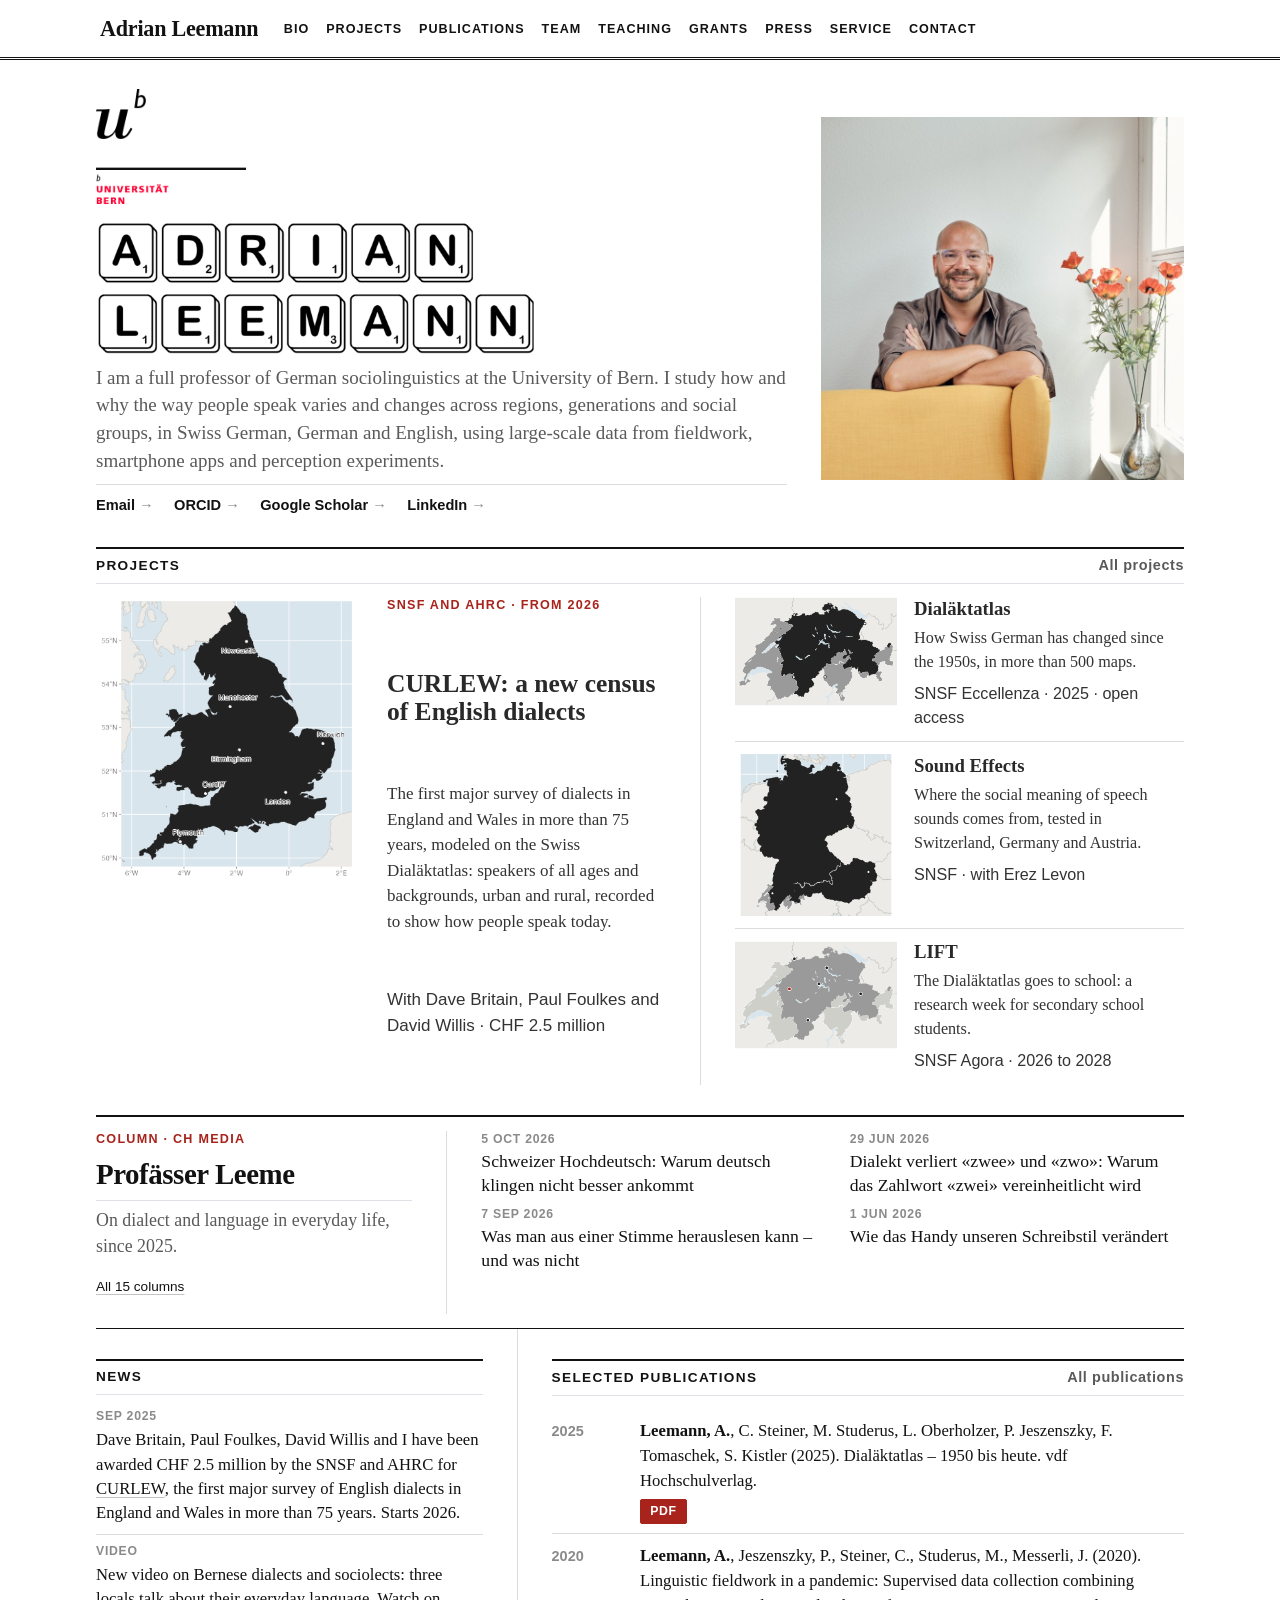
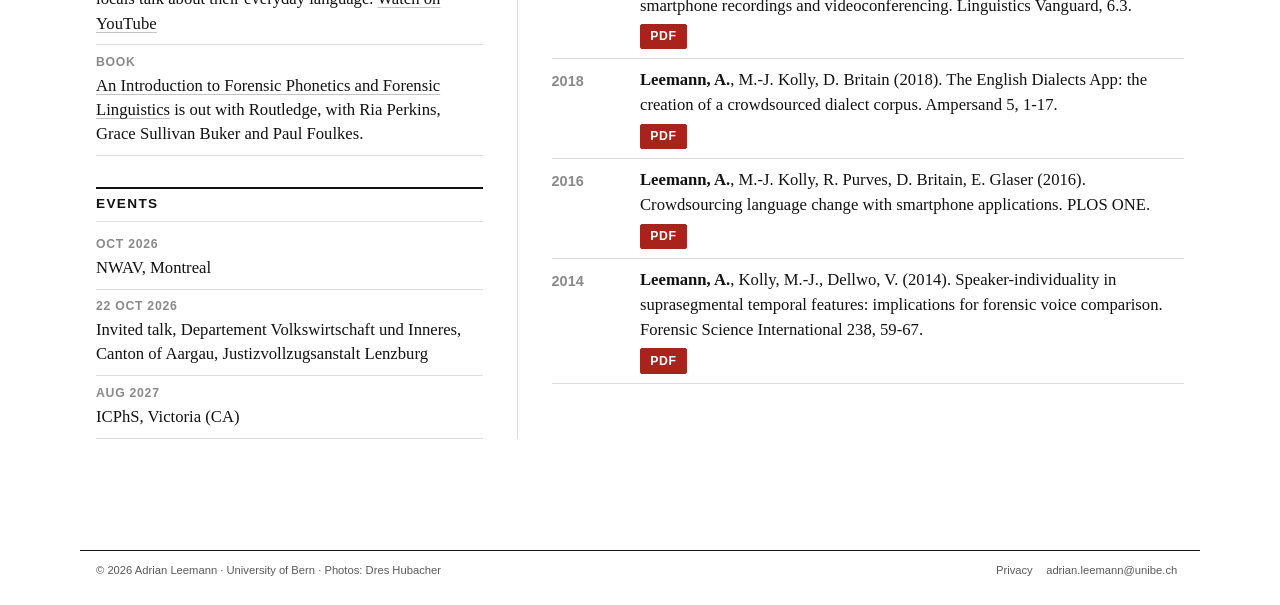
<file: index.html>
<!DOCTYPE html>
<html xmlns="http://www.w3.org/1999/xhtml" lang="en" xml:lang="en"><head>

<meta charset="utf-8">
<meta name="generator" content="quarto-1.8.25">

<meta name="viewport" content="width=device-width, initial-scale=1.0, user-scalable=yes">

<meta name="description" content="Adrian Leemann is Professor of German Sociolinguistics at the University of Bern. Research on dialect variation and change in Swiss German, German and English.">

<title>Adrian Leemann</title>
<style>
code{white-space: pre-wrap;}
span.smallcaps{font-variant: small-caps;}
div.columns{display: flex; gap: min(4vw, 1.5em);}
div.column{flex: auto; overflow-x: auto;}
div.hanging-indent{margin-left: 1.5em; text-indent: -1.5em;}
ul.task-list{list-style: none;}
ul.task-list li input[type="checkbox"] {
  width: 0.8em;
  margin: 0 0.8em 0.2em -1em; /* quarto-specific, see https://github.com/quarto-dev/quarto-cli/issues/4556 */ 
  vertical-align: middle;
}
</style>


<script src="site_libs/quarto-nav/quarto-nav.js"></script>
<script src="site_libs/quarto-nav/headroom.min.js"></script>
<link href="./img/favicon.png" rel="icon" type="image/png">
<script src="site_libs/clipboard/clipboard.min.js"></script>
<script src="site_libs/quarto-html/quarto.js" type="module"></script>
<script src="site_libs/quarto-html/tabsets/tabsets.js" type="module"></script>
<script src="site_libs/quarto-html/axe/axe-check.js" type="module"></script>
<script src="site_libs/quarto-html/popper.min.js"></script>
<script src="site_libs/quarto-html/tippy.umd.min.js"></script>
<link href="site_libs/quarto-html/tippy.css" rel="stylesheet">
<link href="site_libs/quarto-html/quarto-syntax-highlighting-7b89279ff1a6dce999919e0e67d4d9ec.css" rel="stylesheet" id="quarto-text-highlighting-styles">
<script src="site_libs/bootstrap/bootstrap.min.js"></script>
<link href="site_libs/bootstrap/bootstrap-icons.css" rel="stylesheet">
<link href="site_libs/bootstrap/bootstrap-3d8408335753349c125d7cd4a92f8ea4.min.css" rel="stylesheet" append-hash="true" id="quarto-bootstrap" data-mode="light">
<script id="quarto-search-options" type="application/json">{
  "language": {
    "search-no-results-text": "No results",
    "search-matching-documents-text": "matching documents",
    "search-copy-link-title": "Copy link to search",
    "search-hide-matches-text": "Hide additional matches",
    "search-more-match-text": "more match in this document",
    "search-more-matches-text": "more matches in this document",
    "search-clear-button-title": "Clear",
    "search-text-placeholder": "",
    "search-detached-cancel-button-title": "Cancel",
    "search-submit-button-title": "Submit",
    "search-label": "Search"
  }
}</script>
<link rel="apple-touch-icon" href="./img/apple-touch-icon.png">
<script data-goatcounter="https://adrianleemann.goatcounter.com/count" async="" src="//gc.zgo.at/count.js"></script>


<meta property="og:title" content="Adrian Leemann">
<meta property="og:description" content="Adrian Leemann is Professor of German Sociolinguistics at the University of Bern. Research on dialect variation and change in Swiss German, German and English.">
<meta property="og:image" content="https://www.adrianleemann.com/img/share-card.jpg">
<meta property="og:site_name" content="Adrian Leemann">
<meta name="twitter:title" content="Adrian Leemann">
<meta name="twitter:description" content="Adrian Leemann is Professor of German Sociolinguistics at the University of Bern. Research on dialect variation and change in Swiss German, German and English.">
<meta name="twitter:image" content="https://www.adrianleemann.com/img/share-card.jpg">
<meta name="twitter:card" content="summary_large_image">
</head>

<body class="nav-fixed quarto-light">

<div id="quarto-search-results"></div>
  <header id="quarto-header" class="headroom fixed-top">
    <nav class="navbar navbar-expand-lg " data-bs-theme="dark">
      <div class="navbar-container container-fluid">
      <div class="navbar-brand-container mx-auto">
    <a href="./index.html" class="navbar-brand navbar-brand-logo">
    </a>
    <a class="navbar-brand" href="./index.html">
    <span class="navbar-title">Adrian Leemann</span>
    </a>
  </div>
          <button class="navbar-toggler" type="button" data-bs-toggle="collapse" data-bs-target="#navbarCollapse" aria-controls="navbarCollapse" role="menu" aria-expanded="false" aria-label="Toggle navigation" onclick="if (window.quartoToggleHeadroom) { window.quartoToggleHeadroom(); }">
  <span class="navbar-toggler-icon"></span>
</button>
          <div class="collapse navbar-collapse" id="navbarCollapse">
            <ul class="navbar-nav navbar-nav-scroll me-auto">
  <li class="nav-item">
    <a class="nav-link" href="./short-bio/index.html"> 
<span class="menu-text">Bio</span></a>
  </li>  
  <li class="nav-item">
    <a class="nav-link" href="./projects/index.html"> 
<span class="menu-text">Projects</span></a>
  </li>  
  <li class="nav-item">
    <a class="nav-link" href="./publications/index.html"> 
<span class="menu-text">Publications</span></a>
  </li>  
  <li class="nav-item">
    <a class="nav-link" href="./team/index.html"> 
<span class="menu-text">Team</span></a>
  </li>  
  <li class="nav-item">
    <a class="nav-link" href="./teaching/index.html"> 
<span class="menu-text">Teaching</span></a>
  </li>  
  <li class="nav-item">
    <a class="nav-link" href="./grants/index.html"> 
<span class="menu-text">Grants</span></a>
  </li>  
  <li class="nav-item">
    <a class="nav-link" href="./press/index.html"> 
<span class="menu-text">Press</span></a>
  </li>  
  <li class="nav-item">
    <a class="nav-link" href="./professional-services/index.html"> 
<span class="menu-text">Service</span></a>
  </li>  
  <li class="nav-item">
    <a class="nav-link" href="./contact/index.html"> 
<span class="menu-text">Contact</span></a>
  </li>  
</ul>
          </div> <!-- /navcollapse -->
            <div class="quarto-navbar-tools">
</div>
      </div> <!-- /container-fluid -->
    </nav>
</header>
<!-- content -->
<div id="quarto-content" class="quarto-container page-columns page-rows-contents page-layout-full page-navbar">
<!-- sidebar -->
<!-- margin-sidebar -->
    
<!-- main -->
<main class="content column-page" id="quarto-document-content">

<header id="title-block-header" class="quarto-title-block default">
<div class="quarto-title">
<h1 class="title">Adrian Leemann</h1>
</div>

<div>
  <div class="description">
    Adrian Leemann is Professor of German Sociolinguistics at the University of Bern. Research on dialect variation and change in Swiss German, German and English.
  </div>
</div>


<div class="quarto-title-meta column-page">

    
  
    
  </div>
  


</header>


<div class="wrap">
<header class="hero">
  <div>
    <a class="unibe" href="https://www.unibe.ch"><img src="img/logos/unibe-logo.png" alt="University of Bern"></a>
    <h1 class="tiles"><img src="img/name-scrabble.png" alt="Adrian Leemann"></h1>
    <p class="dek">I am a full professor of German sociolinguistics at the University of Bern. I study how and why the way people speak varies and changes across regions, generations and social groups, in Swiss German, German and English, using large-scale data from fieldwork, smartphone apps and perception experiments.</p>
    <nav class="idlinks" aria-label="Profiles"><a href="mailto:adrian.leemann@unibe.ch">Email</a><a href="https://orcid.org/0000-0001-9401-8938">ORCID</a><a href="https://scholar.google.com/citations?user=XZo6aWcAAAAJ&amp;hl=en">Google Scholar</a><a href="https://www.linkedin.com/in/adrianleemann">LinkedIn</a></nav>
  </div>
  <figure class="figure"><img src="img/portrait-square.jpg" alt="Adrian Leemann leaning on the back of a yellow armchair, next to a vase of red poppies" class="figure-img"></figure>
</header>

<h2 class="section-head" id="projects">Projects <a href="./projects/">All projects</a></h2>
<div class="front">
  <article class="lead">
    <a href="./projects/#curlew"><img src="img/map-curlew-lead.png" alt="Map of England and Wales with major cities"></a>
    <p class="kicker">SNSF and AHRC · from 2026</p>
    <h3><a href="./projects/#curlew">CURLEW: a new census of English dialects</a></h3>
    <p>The first major survey of dialects in England and Wales in more than 75 years, modeled on the Swiss Dialäktatlas: speakers of all ages and backgrounds, urban and rural, recorded to show how people speak today.</p>
    <p class="meta">With Dave Britain, Paul Foulkes and David Willis · CHF 2.5 million</p>
  </article>
  <div class="briefs"><article><a href="./projects/#dialaektatlas"><img src="img/map-dialaektatlas.png" alt="Map of Switzerland with the German-speaking area in black"></a><div><h3><a href="./projects/#dialaektatlas">Dialäktatlas</a></h3><p>How Swiss German has changed since the 1950s, in more than 500 maps.</p><p class="meta">SNSF Eccellenza · 2025 · open access</p></div></article><article><a href="./projects/#sound-effects"><img src="img/map-soundeffects.png" alt="Map of Germany, Austria and German-speaking Switzerland"></a><div><h3><a href="./projects/#sound-effects">Sound Effects</a></h3><p>Where the social meaning of speech sounds comes from, tested in Switzerland, Germany and Austria.</p><p class="meta">SNSF · with Erez Levon</p></div></article><article><a href="./projects/#lift"><img src="img/map-lift.png" alt="Map of German-speaking Switzerland with six school locations"></a><div><h3><a href="./projects/#lift">LIFT</a></h3><p>The Dialäktatlas goes to school: a research week for secondary school students.</p><p class="meta">SNSF Agora · 2026 to 2028</p></div></article>  </div>
</div>

<div class="colband" id="column">
  <div>
    <p class="kicker">Column · CH Media</p>
    <h2>Profässer Leeme</h2>
    <p class="dek">On dialect and language in everyday life, since 2025.</p>    <p class="meta"><a href="./column/">All 15 columns</a></p>  </div>
  <ul class="collist"><li><span class="date">5 Oct 2026</span><a href="https://www.zofingertagblatt.ch/aargau/zofingen/schweizer-hochdeutsch-warum-deutsch-toenen-nicht-hilft-ld.4244994">Schweizer Hochdeutsch: Warum deutsch klingen nicht besser ankommt</a></li><li><span class="date">7 Sep 2026</span><a href="https://www.zofingertagblatt.ch/aargau/zofingen/was-eine-stimme-ueber-herkunft-verraet-ld.4224077">Was man aus einer Stimme herauslesen kann – und was nicht</a></li><li><span class="date">29 Jun 2026</span><a href="https://www.zofingertagblatt.ch/aargau/zofingen/warum-zwee-und-zwo-im-dialekt-verschwinden-ld.4174784">Dialekt verliert «zwee» und «zwo»: Warum das Zahlwort «zwei» vereinheitlicht wird</a></li><li><span class="date">1 Jun 2026</span><a href="https://www.zofingertagblatt.ch/aargau/zofingen/mundartwelle-wie-das-handy-unseren-schreibstil-veraendert-ld.4176210">Wie das Handy unseren Schreibstil verändert</a></li>  </ul>
</div>

<div class="split">
  <div>
    <h2 class="section-head">News</h2>
    <ul class="newslist"><li><span class="date">Sep 2025</span>Dave Britain, Paul Foulkes, David Willis and I have been awarded CHF 2.5 million by the SNSF and AHRC for <a href="./projects/#curlew">CURLEW</a>, the first major survey of English dialects in England and Wales in more than 75 years. Starts 2026.</li><li><span class="date">Video</span>New video on Bernese dialects and sociolects: three locals talk about their everyday language. <a href="https://www.youtube.com/watch?v=iRh99CZffPI">Watch on YouTube</a></li><li><span class="date">Book</span><a href="https://www.routledge.com/An-Introduction-to-Forensic-Phonetics-and-Forensic-Linguistics/Leemann-Perkins-Buker-Foulkes/p/book/9780367616571">An Introduction to Forensic Phonetics and Forensic Linguistics</a> is out with Routledge, with Ria Perkins, Grace Sullivan Buker and Paul Foulkes.</li></ul>
    <h2 class="section-head">Events</h2>
    <ul class="newslist"><li><span class="date">Oct 2026</span>NWAV, Montreal</li><li><span class="date">22 Oct 2026</span>Invited talk, Departement Volkswirtschaft und Inneres, Canton of Aargau, Justizvollzugsanstalt Lenzburg</li><li><span class="date">Aug 2027</span>ICPhS, Victoria (CA)</li></ul>
  </div>
  <div>
    <h2 class="section-head">Selected publications <a href="./publications/">All publications</a></h2><div class="pub" data-type="book" data-oa="1" data-text="leemann, a., c. steiner, m. studerus, l. oberholzer, p. jeszenszky, f. tomaschek, s. kistler (2025). dialäktatlas – 1950 bis heute. vdf hochschulverlag."><div class="yr">2025</div><div><div class="cite"><span class="me">Leemann, A.</span>, C. Steiner, M. Studerus, L. Oberholzer, P. Jeszenszky, F. Tomaschek, S. Kistler (2025). Dialäktatlas – 1950 bis heute. vdf Hochschulverlag.</div><div class="acts"><a class="btn-pdf" href="https://www.dialektatlas.ch/Dialaektatlas_2025_150dpi.pdf">PDF</a></div></div></div>
<div class="pub" data-type="journal" data-oa="1" data-text="leemann, a., jeszenszky, p., steiner, c., studerus, m., messerli, j. (2020). linguistic fieldwork in a pandemic: supervised data collection combining smartphone recordings and videoconferencing. linguistics vanguard, 6.3."><div class="yr">2020</div><div><div class="cite"><span class="me">Leemann, A.</span>, Jeszenszky, P., Steiner, C., Studerus, M., Messerli, J. (2020). Linguistic fieldwork in a pandemic: Supervised data collection combining smartphone recordings and videoconferencing. Linguistics Vanguard, 6.3.</div><div class="acts"><a class="btn-pdf" href="./pdfs/Leemann-et-al-2020-Linguistic-fieldwork-in-a-pandemic.pdf">PDF</a></div></div></div>
<div class="pub" data-type="journal" data-oa="1" data-text="leemann, a., m.-j. kolly, d. britain (2018). the english dialects app: the creation of a crowdsourced dialect corpus. ampersand 5, 1-17."><div class="yr">2018</div><div><div class="cite"><span class="me">Leemann, A.</span>, M.-J. Kolly, D. Britain (2018). The English Dialects App: the creation of a crowdsourced dialect corpus. Ampersand 5, 1-17.</div><div class="acts"><a class="btn-pdf" href="./pdfs/Leemann-et-al-2018-The-English-Dialects-App.pdf">PDF</a></div></div></div>
<div class="pub" data-type="journal" data-oa="1" data-text="leemann, a., m.-j. kolly, r. purves, d. britain, e. glaser (2016). crowdsourcing language change with smartphone applications. plos one."><div class="yr">2016</div><div><div class="cite"><span class="me">Leemann, A.</span>, M.-J. Kolly, R. Purves, D. Britain, E. Glaser (2016). Crowdsourcing language change with smartphone applications. PLOS ONE.</div><div class="acts"><a class="btn-pdf" href="./pdfs/Leemann-et-al-2016-Crowdsourcing-language-change-with-smartphone-applications.pdf">PDF</a></div></div></div>
<div class="pub" data-type="journal" data-oa="1" data-text="leemann, a., kolly, m.-j., dellwo, v. (2014). speaker-individuality in suprasegmental temporal features: implications for forensic voice comparison. forensic science international 238, 59-67."><div class="yr">2014</div><div><div class="cite"><span class="me">Leemann, A.</span>, Kolly, M.-J., Dellwo, V. (2014). Speaker-individuality in suprasegmental temporal features: implications for forensic voice comparison. Forensic Science International 238, 59-67.</div><div class="acts"><a class="btn-pdf" href="./pdfs/Leemann-et-al-2014-Speaker-individuality-in-suprasegmental-temporal-features.pdf">PDF</a></div></div></div>  </div>
</div>
</div>



</main> <!-- /main -->
<script>
// Open PDFs and links to other websites in a new tab; navigation within the site stays in place.
document.addEventListener("DOMContentLoaded", function () {
  // email links are written as data-u / data-d so that spam bots cannot read them
  document.querySelectorAll("a.mail[data-u][data-d]").forEach(function (a) {
    a.href = "mailto:" + a.dataset.u + "@" + a.dataset.d;
  });
  document.querySelectorAll("a[href]").forEach(function (a) {
    var href = a.getAttribute("href");
    if (/^(mailto:|tel:|#)/i.test(href)) return;
    var url = new URL(href, location.href);
    var external = url.origin !== location.origin;
    var isPdf = /\.pdf$/i.test(url.pathname);
    if (external || isPdf) {
      a.setAttribute("target", "_blank");
      a.setAttribute("rel", "noopener");
    }
  });
});
</script>
<script id="quarto-html-after-body" type="application/javascript">
  window.document.addEventListener("DOMContentLoaded", function (event) {
    const isCodeAnnotation = (el) => {
      for (const clz of el.classList) {
        if (clz.startsWith('code-annotation-')) {                     
          return true;
        }
      }
      return false;
    }
    const onCopySuccess = function(e) {
      // button target
      const button = e.trigger;
      // don't keep focus
      button.blur();
      // flash "checked"
      button.classList.add('code-copy-button-checked');
      var currentTitle = button.getAttribute("title");
      button.setAttribute("title", "Copied!");
      let tooltip;
      if (window.bootstrap) {
        button.setAttribute("data-bs-toggle", "tooltip");
        button.setAttribute("data-bs-placement", "left");
        button.setAttribute("data-bs-title", "Copied!");
        tooltip = new bootstrap.Tooltip(button, 
          { trigger: "manual", 
            customClass: "code-copy-button-tooltip",
            offset: [0, -8]});
        tooltip.show();    
      }
      setTimeout(function() {
        if (tooltip) {
          tooltip.hide();
          button.removeAttribute("data-bs-title");
          button.removeAttribute("data-bs-toggle");
          button.removeAttribute("data-bs-placement");
        }
        button.setAttribute("title", currentTitle);
        button.classList.remove('code-copy-button-checked');
      }, 1000);
      // clear code selection
      e.clearSelection();
    }
    const getTextToCopy = function(trigger) {
      const outerScaffold = trigger.parentElement.cloneNode(true);
      const codeEl = outerScaffold.querySelector('code');
      for (const childEl of codeEl.children) {
        if (isCodeAnnotation(childEl)) {
          childEl.remove();
        }
      }
      return codeEl.innerText;
    }
    const clipboard = new window.ClipboardJS('.code-copy-button:not([data-in-quarto-modal])', {
      text: getTextToCopy
    });
    clipboard.on('success', onCopySuccess);
    if (window.document.getElementById('quarto-embedded-source-code-modal')) {
      const clipboardModal = new window.ClipboardJS('.code-copy-button[data-in-quarto-modal]', {
        text: getTextToCopy,
        container: window.document.getElementById('quarto-embedded-source-code-modal')
      });
      clipboardModal.on('success', onCopySuccess);
    }
      var localhostRegex = new RegExp(/^(?:http|https):\/\/localhost\:?[0-9]*\//);
      var mailtoRegex = new RegExp(/^mailto:/);
        var filterRegex = new RegExp("https:\/\/www\.adrianleemann\.com");
      var isInternal = (href) => {
          return filterRegex.test(href) || localhostRegex.test(href) || mailtoRegex.test(href);
      }
      // Inspect non-navigation links and adorn them if external
     var links = window.document.querySelectorAll('a[href]:not(.nav-link):not(.navbar-brand):not(.toc-action):not(.sidebar-link):not(.sidebar-item-toggle):not(.pagination-link):not(.no-external):not([aria-hidden]):not(.dropdown-item):not(.quarto-navigation-tool):not(.about-link)');
      for (var i=0; i<links.length; i++) {
        const link = links[i];
        if (!isInternal(link.href)) {
          // undo the damage that might have been done by quarto-nav.js in the case of
          // links that we want to consider external
          if (link.dataset.originalHref !== undefined) {
            link.href = link.dataset.originalHref;
          }
        }
      }
    function tippyHover(el, contentFn, onTriggerFn, onUntriggerFn) {
      const config = {
        allowHTML: true,
        maxWidth: 500,
        delay: 100,
        arrow: false,
        appendTo: function(el) {
            return el.parentElement;
        },
        interactive: true,
        interactiveBorder: 10,
        theme: 'quarto',
        placement: 'bottom-start',
      };
      if (contentFn) {
        config.content = contentFn;
      }
      if (onTriggerFn) {
        config.onTrigger = onTriggerFn;
      }
      if (onUntriggerFn) {
        config.onUntrigger = onUntriggerFn;
      }
      window.tippy(el, config); 
    }
    const noterefs = window.document.querySelectorAll('a[role="doc-noteref"]');
    for (var i=0; i<noterefs.length; i++) {
      const ref = noterefs[i];
      tippyHover(ref, function() {
        // use id or data attribute instead here
        let href = ref.getAttribute('data-footnote-href') || ref.getAttribute('href');
        try { href = new URL(href).hash; } catch {}
        const id = href.replace(/^#\/?/, "");
        const note = window.document.getElementById(id);
        if (note) {
          return note.innerHTML;
        } else {
          return "";
        }
      });
    }
    const xrefs = window.document.querySelectorAll('a.quarto-xref');
    const processXRef = (id, note) => {
      // Strip column container classes
      const stripColumnClz = (el) => {
        el.classList.remove("page-full", "page-columns");
        if (el.children) {
          for (const child of el.children) {
            stripColumnClz(child);
          }
        }
      }
      stripColumnClz(note)
      if (id === null || id.startsWith('sec-')) {
        // Special case sections, only their first couple elements
        const container = document.createElement("div");
        if (note.children && note.children.length > 2) {
          container.appendChild(note.children[0].cloneNode(true));
          for (let i = 1; i < note.children.length; i++) {
            const child = note.children[i];
            if (child.tagName === "P" && child.innerText === "") {
              continue;
            } else {
              container.appendChild(child.cloneNode(true));
              break;
            }
          }
          if (window.Quarto?.typesetMath) {
            window.Quarto.typesetMath(container);
          }
          return container.innerHTML
        } else {
          if (window.Quarto?.typesetMath) {
            window.Quarto.typesetMath(note);
          }
          return note.innerHTML;
        }
      } else {
        // Remove any anchor links if they are present
        const anchorLink = note.querySelector('a.anchorjs-link');
        if (anchorLink) {
          anchorLink.remove();
        }
        if (window.Quarto?.typesetMath) {
          window.Quarto.typesetMath(note);
        }
        if (note.classList.contains("callout")) {
          return note.outerHTML;
        } else {
          return note.innerHTML;
        }
      }
    }
    for (var i=0; i<xrefs.length; i++) {
      const xref = xrefs[i];
      tippyHover(xref, undefined, function(instance) {
        instance.disable();
        let url = xref.getAttribute('href');
        let hash = undefined; 
        if (url.startsWith('#')) {
          hash = url;
        } else {
          try { hash = new URL(url).hash; } catch {}
        }
        if (hash) {
          const id = hash.replace(/^#\/?/, "");
          const note = window.document.getElementById(id);
          if (note !== null) {
            try {
              const html = processXRef(id, note.cloneNode(true));
              instance.setContent(html);
            } finally {
              instance.enable();
              instance.show();
            }
          } else {
            // See if we can fetch this
            fetch(url.split('#')[0])
            .then(res => res.text())
            .then(html => {
              const parser = new DOMParser();
              const htmlDoc = parser.parseFromString(html, "text/html");
              const note = htmlDoc.getElementById(id);
              if (note !== null) {
                const html = processXRef(id, note);
                instance.setContent(html);
              } 
            }).finally(() => {
              instance.enable();
              instance.show();
            });
          }
        } else {
          // See if we can fetch a full url (with no hash to target)
          // This is a special case and we should probably do some content thinning / targeting
          fetch(url)
          .then(res => res.text())
          .then(html => {
            const parser = new DOMParser();
            const htmlDoc = parser.parseFromString(html, "text/html");
            const note = htmlDoc.querySelector('main.content');
            if (note !== null) {
              // This should only happen for chapter cross references
              // (since there is no id in the URL)
              // remove the first header
              if (note.children.length > 0 && note.children[0].tagName === "HEADER") {
                note.children[0].remove();
              }
              const html = processXRef(null, note);
              instance.setContent(html);
            } 
          }).finally(() => {
            instance.enable();
            instance.show();
          });
        }
      }, function(instance) {
      });
    }
        let selectedAnnoteEl;
        const selectorForAnnotation = ( cell, annotation) => {
          let cellAttr = 'data-code-cell="' + cell + '"';
          let lineAttr = 'data-code-annotation="' +  annotation + '"';
          const selector = 'span[' + cellAttr + '][' + lineAttr + ']';
          return selector;
        }
        const selectCodeLines = (annoteEl) => {
          const doc = window.document;
          const targetCell = annoteEl.getAttribute("data-target-cell");
          const targetAnnotation = annoteEl.getAttribute("data-target-annotation");
          const annoteSpan = window.document.querySelector(selectorForAnnotation(targetCell, targetAnnotation));
          const lines = annoteSpan.getAttribute("data-code-lines").split(",");
          const lineIds = lines.map((line) => {
            return targetCell + "-" + line;
          })
          let top = null;
          let height = null;
          let parent = null;
          if (lineIds.length > 0) {
              //compute the position of the single el (top and bottom and make a div)
              const el = window.document.getElementById(lineIds[0]);
              top = el.offsetTop;
              height = el.offsetHeight;
              parent = el.parentElement.parentElement;
            if (lineIds.length > 1) {
              const lastEl = window.document.getElementById(lineIds[lineIds.length - 1]);
              const bottom = lastEl.offsetTop + lastEl.offsetHeight;
              height = bottom - top;
            }
            if (top !== null && height !== null && parent !== null) {
              // cook up a div (if necessary) and position it 
              let div = window.document.getElementById("code-annotation-line-highlight");
              if (div === null) {
                div = window.document.createElement("div");
                div.setAttribute("id", "code-annotation-line-highlight");
                div.style.position = 'absolute';
                parent.appendChild(div);
              }
              div.style.top = top - 2 + "px";
              div.style.height = height + 4 + "px";
              div.style.left = 0;
              let gutterDiv = window.document.getElementById("code-annotation-line-highlight-gutter");
              if (gutterDiv === null) {
                gutterDiv = window.document.createElement("div");
                gutterDiv.setAttribute("id", "code-annotation-line-highlight-gutter");
                gutterDiv.style.position = 'absolute';
                const codeCell = window.document.getElementById(targetCell);
                const gutter = codeCell.querySelector('.code-annotation-gutter');
                gutter.appendChild(gutterDiv);
              }
              gutterDiv.style.top = top - 2 + "px";
              gutterDiv.style.height = height + 4 + "px";
            }
            selectedAnnoteEl = annoteEl;
          }
        };
        const unselectCodeLines = () => {
          const elementsIds = ["code-annotation-line-highlight", "code-annotation-line-highlight-gutter"];
          elementsIds.forEach((elId) => {
            const div = window.document.getElementById(elId);
            if (div) {
              div.remove();
            }
          });
          selectedAnnoteEl = undefined;
        };
          // Handle positioning of the toggle
      window.addEventListener(
        "resize",
        throttle(() => {
          elRect = undefined;
          if (selectedAnnoteEl) {
            selectCodeLines(selectedAnnoteEl);
          }
        }, 10)
      );
      function throttle(fn, ms) {
      let throttle = false;
      let timer;
        return (...args) => {
          if(!throttle) { // first call gets through
              fn.apply(this, args);
              throttle = true;
          } else { // all the others get throttled
              if(timer) clearTimeout(timer); // cancel #2
              timer = setTimeout(() => {
                fn.apply(this, args);
                timer = throttle = false;
              }, ms);
          }
        };
      }
        // Attach click handler to the DT
        const annoteDls = window.document.querySelectorAll('dt[data-target-cell]');
        for (const annoteDlNode of annoteDls) {
          annoteDlNode.addEventListener('click', (event) => {
            const clickedEl = event.target;
            if (clickedEl !== selectedAnnoteEl) {
              unselectCodeLines();
              const activeEl = window.document.querySelector('dt[data-target-cell].code-annotation-active');
              if (activeEl) {
                activeEl.classList.remove('code-annotation-active');
              }
              selectCodeLines(clickedEl);
              clickedEl.classList.add('code-annotation-active');
            } else {
              // Unselect the line
              unselectCodeLines();
              clickedEl.classList.remove('code-annotation-active');
            }
          });
        }
    const findCites = (el) => {
      const parentEl = el.parentElement;
      if (parentEl) {
        const cites = parentEl.dataset.cites;
        if (cites) {
          return {
            el,
            cites: cites.split(' ')
          };
        } else {
          return findCites(el.parentElement)
        }
      } else {
        return undefined;
      }
    };
    var bibliorefs = window.document.querySelectorAll('a[role="doc-biblioref"]');
    for (var i=0; i<bibliorefs.length; i++) {
      const ref = bibliorefs[i];
      const citeInfo = findCites(ref);
      if (citeInfo) {
        tippyHover(citeInfo.el, function() {
          var popup = window.document.createElement('div');
          citeInfo.cites.forEach(function(cite) {
            var citeDiv = window.document.createElement('div');
            citeDiv.classList.add('hanging-indent');
            citeDiv.classList.add('csl-entry');
            var biblioDiv = window.document.getElementById('ref-' + cite);
            if (biblioDiv) {
              citeDiv.innerHTML = biblioDiv.innerHTML;
            }
            popup.appendChild(citeDiv);
          });
          return popup.innerHTML;
        });
      }
    }
  });
  </script>
</div> <!-- /content -->
<footer class="footer">
  <div class="nav-footer">
    <div class="nav-footer-left">
<p>© 2026 Adrian Leemann · University of Bern · Photos: Dres Hubacher</p>
</div>   
    <div class="nav-footer-center">
      &nbsp;
    </div>
    <div class="nav-footer-right">
      <ul class="footer-items list-unstyled">
    <li class="nav-item">
    <a class="nav-link" href="./privacy/index.html">
<p>Privacy</p>
</a>
  </li>  
    <li class="nav-item">
    <a class="nav-link" href="mailto:adrian.leemann@unibe.ch">
<p>adrian.leemann@unibe.ch</p>
</a>
  </li>  
</ul>
    </div>
  </div>
</footer>




</body></html>
</file>
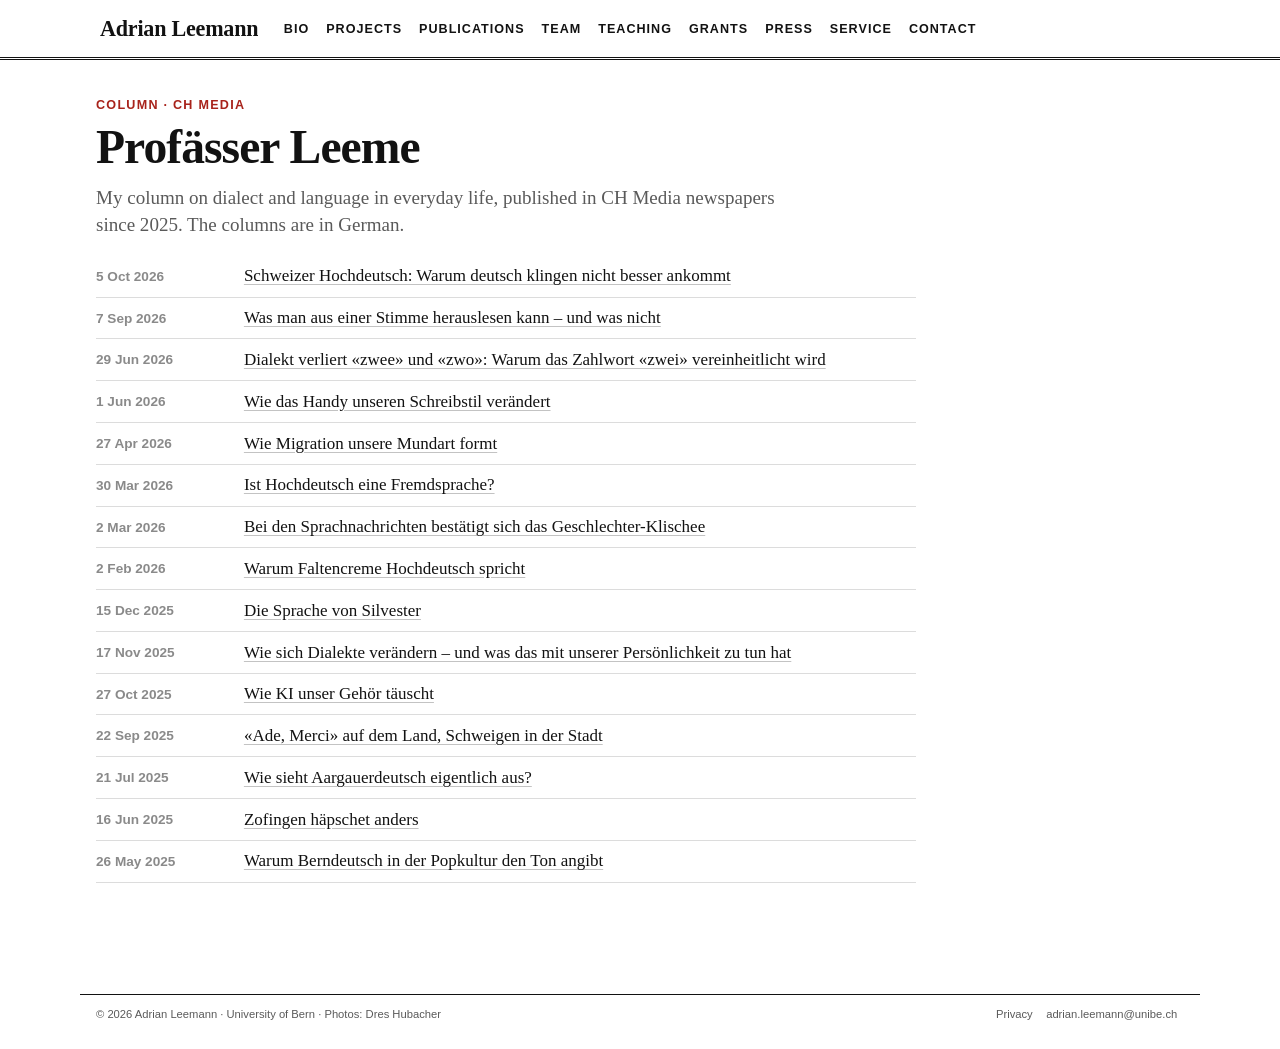
<file: column/index.html>
<!DOCTYPE html>
<html xmlns="http://www.w3.org/1999/xhtml" lang="en" xml:lang="en"><head>

<meta charset="utf-8">
<meta name="generator" content="quarto-1.8.25">

<meta name="viewport" content="width=device-width, initial-scale=1.0, user-scalable=yes">

<meta name="description" content="Profässer Leeme: Adrian Leemann’s column on dialect and language in CH Media newspapers.">

<title>Profässer Leeme – Adrian Leemann</title>
<style>
code{white-space: pre-wrap;}
span.smallcaps{font-variant: small-caps;}
div.columns{display: flex; gap: min(4vw, 1.5em);}
div.column{flex: auto; overflow-x: auto;}
div.hanging-indent{margin-left: 1.5em; text-indent: -1.5em;}
ul.task-list{list-style: none;}
ul.task-list li input[type="checkbox"] {
  width: 0.8em;
  margin: 0 0.8em 0.2em -1em; /* quarto-specific, see https://github.com/quarto-dev/quarto-cli/issues/4556 */ 
  vertical-align: middle;
}
</style>


<script src="../site_libs/quarto-nav/quarto-nav.js"></script>
<script src="../site_libs/quarto-nav/headroom.min.js"></script>
<link href="../img/favicon.png" rel="icon" type="image/png">
<script src="../site_libs/clipboard/clipboard.min.js"></script>
<script src="../site_libs/quarto-html/quarto.js" type="module"></script>
<script src="../site_libs/quarto-html/tabsets/tabsets.js" type="module"></script>
<script src="../site_libs/quarto-html/axe/axe-check.js" type="module"></script>
<script src="../site_libs/quarto-html/popper.min.js"></script>
<script src="../site_libs/quarto-html/tippy.umd.min.js"></script>
<link href="../site_libs/quarto-html/tippy.css" rel="stylesheet">
<link href="../site_libs/quarto-html/quarto-syntax-highlighting-7b89279ff1a6dce999919e0e67d4d9ec.css" rel="stylesheet" id="quarto-text-highlighting-styles">
<script src="../site_libs/bootstrap/bootstrap.min.js"></script>
<link href="../site_libs/bootstrap/bootstrap-icons.css" rel="stylesheet">
<link href="../site_libs/bootstrap/bootstrap-3d8408335753349c125d7cd4a92f8ea4.min.css" rel="stylesheet" append-hash="true" id="quarto-bootstrap" data-mode="light">
<script id="quarto-search-options" type="application/json">{
  "language": {
    "search-no-results-text": "No results",
    "search-matching-documents-text": "matching documents",
    "search-copy-link-title": "Copy link to search",
    "search-hide-matches-text": "Hide additional matches",
    "search-more-match-text": "more match in this document",
    "search-more-matches-text": "more matches in this document",
    "search-clear-button-title": "Clear",
    "search-text-placeholder": "",
    "search-detached-cancel-button-title": "Cancel",
    "search-submit-button-title": "Submit",
    "search-label": "Search"
  }
}</script>
<link rel="apple-touch-icon" href="../img/apple-touch-icon.png">
<script data-goatcounter="https://adrianleemann.goatcounter.com/count" async="" src="//gc.zgo.at/count.js"></script>


<meta property="og:title" content="Profässer Leeme">
<meta property="og:description" content="Profässer Leeme: Adrian Leemann’s column on dialect and language in CH Media newspapers.">
<meta property="og:image" content="https://www.adrianleemann.com/img/share-card.jpg">
<meta property="og:site_name" content="Adrian Leemann">
<meta name="twitter:title" content="Profässer Leeme">
<meta name="twitter:description" content="Profässer Leeme: Adrian Leemann’s column on dialect and language in CH Media newspapers.">
<meta name="twitter:image" content="https://www.adrianleemann.com/img/share-card.jpg">
<meta name="twitter:card" content="summary_large_image">
</head>

<body class="nav-fixed quarto-light">

<div id="quarto-search-results"></div>
  <header id="quarto-header" class="headroom fixed-top">
    <nav class="navbar navbar-expand-lg " data-bs-theme="dark">
      <div class="navbar-container container-fluid">
      <div class="navbar-brand-container mx-auto">
    <a href="../index.html" class="navbar-brand navbar-brand-logo">
    </a>
    <a class="navbar-brand" href="../index.html">
    <span class="navbar-title">Adrian Leemann</span>
    </a>
  </div>
          <button class="navbar-toggler" type="button" data-bs-toggle="collapse" data-bs-target="#navbarCollapse" aria-controls="navbarCollapse" role="menu" aria-expanded="false" aria-label="Toggle navigation" onclick="if (window.quartoToggleHeadroom) { window.quartoToggleHeadroom(); }">
  <span class="navbar-toggler-icon"></span>
</button>
          <div class="collapse navbar-collapse" id="navbarCollapse">
            <ul class="navbar-nav navbar-nav-scroll me-auto">
  <li class="nav-item">
    <a class="nav-link" href="../short-bio/index.html"> 
<span class="menu-text">Bio</span></a>
  </li>  
  <li class="nav-item">
    <a class="nav-link" href="../projects/index.html"> 
<span class="menu-text">Projects</span></a>
  </li>  
  <li class="nav-item">
    <a class="nav-link" href="../publications/index.html"> 
<span class="menu-text">Publications</span></a>
  </li>  
  <li class="nav-item">
    <a class="nav-link" href="../team/index.html"> 
<span class="menu-text">Team</span></a>
  </li>  
  <li class="nav-item">
    <a class="nav-link" href="../teaching/index.html"> 
<span class="menu-text">Teaching</span></a>
  </li>  
  <li class="nav-item">
    <a class="nav-link" href="../grants/index.html"> 
<span class="menu-text">Grants</span></a>
  </li>  
  <li class="nav-item">
    <a class="nav-link" href="../press/index.html"> 
<span class="menu-text">Press</span></a>
  </li>  
  <li class="nav-item">
    <a class="nav-link" href="../professional-services/index.html"> 
<span class="menu-text">Service</span></a>
  </li>  
  <li class="nav-item">
    <a class="nav-link" href="../contact/index.html"> 
<span class="menu-text">Contact</span></a>
  </li>  
</ul>
          </div> <!-- /navcollapse -->
            <div class="quarto-navbar-tools">
</div>
      </div> <!-- /container-fluid -->
    </nav>
</header>
<!-- content -->
<div id="quarto-content" class="quarto-container page-columns page-rows-contents page-layout-full page-navbar">
<!-- sidebar -->
<!-- margin-sidebar -->
    
<!-- main -->
<main class="content column-page" id="quarto-document-content">

<header id="title-block-header" class="quarto-title-block default">
<div class="quarto-title">
<h1 class="title">Column</h1>
</div>

<div>
  <div class="description">
    Profässer Leeme: Adrian Leemann’s column on dialect and language in CH Media newspapers.
  </div>
</div>


<div class="quarto-title-meta column-page">

    
  
    
  </div>
  


</header>


<div class="wrap"><header class="measure phead"><p class="kicker">Column · CH Media</p><h1 class="ptitle">Profässer Leeme</h1><p class="dek">My column on dialect and language in everyday life, published in CH Media newspapers since 2025. The columns are in German.</p></header><div class="measure" style="max-width:820px"><div class="row-item"><div class="when">5 Oct 2026</div><div><a href="https://www.zofingertagblatt.ch/aargau/zofingen/schweizer-hochdeutsch-warum-deutsch-toenen-nicht-hilft-ld.4244994">Schweizer Hochdeutsch: Warum deutsch klingen nicht besser ankommt</a></div></div><div class="row-item"><div class="when">7 Sep 2026</div><div><a href="https://www.zofingertagblatt.ch/aargau/zofingen/was-eine-stimme-ueber-herkunft-verraet-ld.4224077">Was man aus einer Stimme herauslesen kann – und was nicht</a></div></div><div class="row-item"><div class="when">29 Jun 2026</div><div><a href="https://www.zofingertagblatt.ch/aargau/zofingen/warum-zwee-und-zwo-im-dialekt-verschwinden-ld.4174784">Dialekt verliert «zwee» und «zwo»: Warum das Zahlwort «zwei» vereinheitlicht wird</a></div></div><div class="row-item"><div class="when">1 Jun 2026</div><div><a href="https://www.zofingertagblatt.ch/aargau/zofingen/mundartwelle-wie-das-handy-unseren-schreibstil-veraendert-ld.4176210">Wie das Handy unseren Schreibstil verändert</a></div></div><div class="row-item"><div class="when">27 Apr 2026</div><div><a href="https://www.zofingertagblatt.ch/aargau/zofingen/kolumne-wie-migration-unsere-mundart-formt-ld.4156215">Wie Migration unsere Mundart formt</a></div></div><div class="row-item"><div class="when">30 Mar 2026</div><div><a href="https://www.zofingertagblatt.ch/aargau/zofingen/hochdeutsch-als-fremdsprache-kolumne-von-adrian-leemann-ld.4143464">Ist Hochdeutsch eine Fremdsprache?</a></div></div><div class="row-item"><div class="when">2 Mar 2026</div><div><a href="https://www.zofingertagblatt.ch/aargau/zofingen/bei-sprachnachrichten-bestaetigt-sich-das-geschlechter-klischee-ld.4126745">Bei den Sprachnachrichten bestätigt sich das Geschlechter-Klischee</a></div></div><div class="row-item"><div class="when">2 Feb 2026</div><div><a href="https://www.zofingertagblatt.ch/aargau/zofingen/faltencreme-spricht-hochdeutsch-kolumne-ld.4108266">Warum Faltencreme Hochdeutsch spricht</a></div></div><div class="row-item"><div class="when">15 Dec 2025</div><div><a href="https://www.zofingertagblatt.ch/aargau/zofingen/silvester-guten-rutsch-und-seine-bedeutung-ld.4091757">Die Sprache von Silvester</a></div></div><div class="row-item"><div class="when">17 Nov 2025</div><div><a href="https://www.zofingertagblatt.ch/aargau/zofingen/wie-sich-dialekte-veraendern-und-was-das-mit-unserer-persoenlichkeit-zu-tun-hat-ld.4052691">Wie sich Dialekte verändern – und was das mit unserer Persönlichkeit zu tun hat</a></div></div><div class="row-item"><div class="when">27 Oct 2025</div><div><a href="https://www.zofingertagblatt.ch/aargau/zofingen/wie-ki-unser-gehoer-taeuscht-ld.4052807">Wie KI unser Gehör täuscht</a></div></div><div class="row-item"><div class="when">22 Sep 2025</div><div><a href="https://www.zofingertagblatt.ch/aargau/zofingen/ade-merci-auf-dem-land-schweigen-in-der-stadt-ld.4052981">«Ade, Merci» auf dem Land, Schweigen in der Stadt</a></div></div><div class="row-item"><div class="when">21 Jul 2025</div><div><a href="https://www.zofingertagblatt.ch/aargau/zofingen/wie-sieht-aargauerdeutsch-eigentlich-aus-ld.4053340">Wie sieht Aargauerdeutsch eigentlich aus?</a></div></div><div class="row-item"><div class="when">16 Jun 2025</div><div><a href="https://www.zofingertagblatt.ch/aargau/zofingen/zofingen-haepschet-anders-ld.4053549">Zofingen häpschet anders</a></div></div><div class="row-item"><div class="when">26 May 2025</div><div><a href="https://www.zofingertagblatt.ch/aargau/zofingen/warum-berndeutsch-in-der-popkultur-den-ton-angibt-ld.4053684">Warum Berndeutsch in der Popkultur den Ton angibt</a></div></div></div></div>



</main> <!-- /main -->
<script>
// Open PDFs and links to other websites in a new tab; navigation within the site stays in place.
document.addEventListener("DOMContentLoaded", function () {
  // email links are written as data-u / data-d so that spam bots cannot read them
  document.querySelectorAll("a.mail[data-u][data-d]").forEach(function (a) {
    a.href = "mailto:" + a.dataset.u + "@" + a.dataset.d;
  });
  document.querySelectorAll("a[href]").forEach(function (a) {
    var href = a.getAttribute("href");
    if (/^(mailto:|tel:|#)/i.test(href)) return;
    var url = new URL(href, location.href);
    var external = url.origin !== location.origin;
    var isPdf = /\.pdf$/i.test(url.pathname);
    if (external || isPdf) {
      a.setAttribute("target", "_blank");
      a.setAttribute("rel", "noopener");
    }
  });
});
</script>
<script id="quarto-html-after-body" type="application/javascript">
  window.document.addEventListener("DOMContentLoaded", function (event) {
    const isCodeAnnotation = (el) => {
      for (const clz of el.classList) {
        if (clz.startsWith('code-annotation-')) {                     
          return true;
        }
      }
      return false;
    }
    const onCopySuccess = function(e) {
      // button target
      const button = e.trigger;
      // don't keep focus
      button.blur();
      // flash "checked"
      button.classList.add('code-copy-button-checked');
      var currentTitle = button.getAttribute("title");
      button.setAttribute("title", "Copied!");
      let tooltip;
      if (window.bootstrap) {
        button.setAttribute("data-bs-toggle", "tooltip");
        button.setAttribute("data-bs-placement", "left");
        button.setAttribute("data-bs-title", "Copied!");
        tooltip = new bootstrap.Tooltip(button, 
          { trigger: "manual", 
            customClass: "code-copy-button-tooltip",
            offset: [0, -8]});
        tooltip.show();    
      }
      setTimeout(function() {
        if (tooltip) {
          tooltip.hide();
          button.removeAttribute("data-bs-title");
          button.removeAttribute("data-bs-toggle");
          button.removeAttribute("data-bs-placement");
        }
        button.setAttribute("title", currentTitle);
        button.classList.remove('code-copy-button-checked');
      }, 1000);
      // clear code selection
      e.clearSelection();
    }
    const getTextToCopy = function(trigger) {
      const outerScaffold = trigger.parentElement.cloneNode(true);
      const codeEl = outerScaffold.querySelector('code');
      for (const childEl of codeEl.children) {
        if (isCodeAnnotation(childEl)) {
          childEl.remove();
        }
      }
      return codeEl.innerText;
    }
    const clipboard = new window.ClipboardJS('.code-copy-button:not([data-in-quarto-modal])', {
      text: getTextToCopy
    });
    clipboard.on('success', onCopySuccess);
    if (window.document.getElementById('quarto-embedded-source-code-modal')) {
      const clipboardModal = new window.ClipboardJS('.code-copy-button[data-in-quarto-modal]', {
        text: getTextToCopy,
        container: window.document.getElementById('quarto-embedded-source-code-modal')
      });
      clipboardModal.on('success', onCopySuccess);
    }
      var localhostRegex = new RegExp(/^(?:http|https):\/\/localhost\:?[0-9]*\//);
      var mailtoRegex = new RegExp(/^mailto:/);
        var filterRegex = new RegExp("https:\/\/www\.adrianleemann\.com");
      var isInternal = (href) => {
          return filterRegex.test(href) || localhostRegex.test(href) || mailtoRegex.test(href);
      }
      // Inspect non-navigation links and adorn them if external
     var links = window.document.querySelectorAll('a[href]:not(.nav-link):not(.navbar-brand):not(.toc-action):not(.sidebar-link):not(.sidebar-item-toggle):not(.pagination-link):not(.no-external):not([aria-hidden]):not(.dropdown-item):not(.quarto-navigation-tool):not(.about-link)');
      for (var i=0; i<links.length; i++) {
        const link = links[i];
        if (!isInternal(link.href)) {
          // undo the damage that might have been done by quarto-nav.js in the case of
          // links that we want to consider external
          if (link.dataset.originalHref !== undefined) {
            link.href = link.dataset.originalHref;
          }
        }
      }
    function tippyHover(el, contentFn, onTriggerFn, onUntriggerFn) {
      const config = {
        allowHTML: true,
        maxWidth: 500,
        delay: 100,
        arrow: false,
        appendTo: function(el) {
            return el.parentElement;
        },
        interactive: true,
        interactiveBorder: 10,
        theme: 'quarto',
        placement: 'bottom-start',
      };
      if (contentFn) {
        config.content = contentFn;
      }
      if (onTriggerFn) {
        config.onTrigger = onTriggerFn;
      }
      if (onUntriggerFn) {
        config.onUntrigger = onUntriggerFn;
      }
      window.tippy(el, config); 
    }
    const noterefs = window.document.querySelectorAll('a[role="doc-noteref"]');
    for (var i=0; i<noterefs.length; i++) {
      const ref = noterefs[i];
      tippyHover(ref, function() {
        // use id or data attribute instead here
        let href = ref.getAttribute('data-footnote-href') || ref.getAttribute('href');
        try { href = new URL(href).hash; } catch {}
        const id = href.replace(/^#\/?/, "");
        const note = window.document.getElementById(id);
        if (note) {
          return note.innerHTML;
        } else {
          return "";
        }
      });
    }
    const xrefs = window.document.querySelectorAll('a.quarto-xref');
    const processXRef = (id, note) => {
      // Strip column container classes
      const stripColumnClz = (el) => {
        el.classList.remove("page-full", "page-columns");
        if (el.children) {
          for (const child of el.children) {
            stripColumnClz(child);
          }
        }
      }
      stripColumnClz(note)
      if (id === null || id.startsWith('sec-')) {
        // Special case sections, only their first couple elements
        const container = document.createElement("div");
        if (note.children && note.children.length > 2) {
          container.appendChild(note.children[0].cloneNode(true));
          for (let i = 1; i < note.children.length; i++) {
            const child = note.children[i];
            if (child.tagName === "P" && child.innerText === "") {
              continue;
            } else {
              container.appendChild(child.cloneNode(true));
              break;
            }
          }
          if (window.Quarto?.typesetMath) {
            window.Quarto.typesetMath(container);
          }
          return container.innerHTML
        } else {
          if (window.Quarto?.typesetMath) {
            window.Quarto.typesetMath(note);
          }
          return note.innerHTML;
        }
      } else {
        // Remove any anchor links if they are present
        const anchorLink = note.querySelector('a.anchorjs-link');
        if (anchorLink) {
          anchorLink.remove();
        }
        if (window.Quarto?.typesetMath) {
          window.Quarto.typesetMath(note);
        }
        if (note.classList.contains("callout")) {
          return note.outerHTML;
        } else {
          return note.innerHTML;
        }
      }
    }
    for (var i=0; i<xrefs.length; i++) {
      const xref = xrefs[i];
      tippyHover(xref, undefined, function(instance) {
        instance.disable();
        let url = xref.getAttribute('href');
        let hash = undefined; 
        if (url.startsWith('#')) {
          hash = url;
        } else {
          try { hash = new URL(url).hash; } catch {}
        }
        if (hash) {
          const id = hash.replace(/^#\/?/, "");
          const note = window.document.getElementById(id);
          if (note !== null) {
            try {
              const html = processXRef(id, note.cloneNode(true));
              instance.setContent(html);
            } finally {
              instance.enable();
              instance.show();
            }
          } else {
            // See if we can fetch this
            fetch(url.split('#')[0])
            .then(res => res.text())
            .then(html => {
              const parser = new DOMParser();
              const htmlDoc = parser.parseFromString(html, "text/html");
              const note = htmlDoc.getElementById(id);
              if (note !== null) {
                const html = processXRef(id, note);
                instance.setContent(html);
              } 
            }).finally(() => {
              instance.enable();
              instance.show();
            });
          }
        } else {
          // See if we can fetch a full url (with no hash to target)
          // This is a special case and we should probably do some content thinning / targeting
          fetch(url)
          .then(res => res.text())
          .then(html => {
            const parser = new DOMParser();
            const htmlDoc = parser.parseFromString(html, "text/html");
            const note = htmlDoc.querySelector('main.content');
            if (note !== null) {
              // This should only happen for chapter cross references
              // (since there is no id in the URL)
              // remove the first header
              if (note.children.length > 0 && note.children[0].tagName === "HEADER") {
                note.children[0].remove();
              }
              const html = processXRef(null, note);
              instance.setContent(html);
            } 
          }).finally(() => {
            instance.enable();
            instance.show();
          });
        }
      }, function(instance) {
      });
    }
        let selectedAnnoteEl;
        const selectorForAnnotation = ( cell, annotation) => {
          let cellAttr = 'data-code-cell="' + cell + '"';
          let lineAttr = 'data-code-annotation="' +  annotation + '"';
          const selector = 'span[' + cellAttr + '][' + lineAttr + ']';
          return selector;
        }
        const selectCodeLines = (annoteEl) => {
          const doc = window.document;
          const targetCell = annoteEl.getAttribute("data-target-cell");
          const targetAnnotation = annoteEl.getAttribute("data-target-annotation");
          const annoteSpan = window.document.querySelector(selectorForAnnotation(targetCell, targetAnnotation));
          const lines = annoteSpan.getAttribute("data-code-lines").split(",");
          const lineIds = lines.map((line) => {
            return targetCell + "-" + line;
          })
          let top = null;
          let height = null;
          let parent = null;
          if (lineIds.length > 0) {
              //compute the position of the single el (top and bottom and make a div)
              const el = window.document.getElementById(lineIds[0]);
              top = el.offsetTop;
              height = el.offsetHeight;
              parent = el.parentElement.parentElement;
            if (lineIds.length > 1) {
              const lastEl = window.document.getElementById(lineIds[lineIds.length - 1]);
              const bottom = lastEl.offsetTop + lastEl.offsetHeight;
              height = bottom - top;
            }
            if (top !== null && height !== null && parent !== null) {
              // cook up a div (if necessary) and position it 
              let div = window.document.getElementById("code-annotation-line-highlight");
              if (div === null) {
                div = window.document.createElement("div");
                div.setAttribute("id", "code-annotation-line-highlight");
                div.style.position = 'absolute';
                parent.appendChild(div);
              }
              div.style.top = top - 2 + "px";
              div.style.height = height + 4 + "px";
              div.style.left = 0;
              let gutterDiv = window.document.getElementById("code-annotation-line-highlight-gutter");
              if (gutterDiv === null) {
                gutterDiv = window.document.createElement("div");
                gutterDiv.setAttribute("id", "code-annotation-line-highlight-gutter");
                gutterDiv.style.position = 'absolute';
                const codeCell = window.document.getElementById(targetCell);
                const gutter = codeCell.querySelector('.code-annotation-gutter');
                gutter.appendChild(gutterDiv);
              }
              gutterDiv.style.top = top - 2 + "px";
              gutterDiv.style.height = height + 4 + "px";
            }
            selectedAnnoteEl = annoteEl;
          }
        };
        const unselectCodeLines = () => {
          const elementsIds = ["code-annotation-line-highlight", "code-annotation-line-highlight-gutter"];
          elementsIds.forEach((elId) => {
            const div = window.document.getElementById(elId);
            if (div) {
              div.remove();
            }
          });
          selectedAnnoteEl = undefined;
        };
          // Handle positioning of the toggle
      window.addEventListener(
        "resize",
        throttle(() => {
          elRect = undefined;
          if (selectedAnnoteEl) {
            selectCodeLines(selectedAnnoteEl);
          }
        }, 10)
      );
      function throttle(fn, ms) {
      let throttle = false;
      let timer;
        return (...args) => {
          if(!throttle) { // first call gets through
              fn.apply(this, args);
              throttle = true;
          } else { // all the others get throttled
              if(timer) clearTimeout(timer); // cancel #2
              timer = setTimeout(() => {
                fn.apply(this, args);
                timer = throttle = false;
              }, ms);
          }
        };
      }
        // Attach click handler to the DT
        const annoteDls = window.document.querySelectorAll('dt[data-target-cell]');
        for (const annoteDlNode of annoteDls) {
          annoteDlNode.addEventListener('click', (event) => {
            const clickedEl = event.target;
            if (clickedEl !== selectedAnnoteEl) {
              unselectCodeLines();
              const activeEl = window.document.querySelector('dt[data-target-cell].code-annotation-active');
              if (activeEl) {
                activeEl.classList.remove('code-annotation-active');
              }
              selectCodeLines(clickedEl);
              clickedEl.classList.add('code-annotation-active');
            } else {
              // Unselect the line
              unselectCodeLines();
              clickedEl.classList.remove('code-annotation-active');
            }
          });
        }
    const findCites = (el) => {
      const parentEl = el.parentElement;
      if (parentEl) {
        const cites = parentEl.dataset.cites;
        if (cites) {
          return {
            el,
            cites: cites.split(' ')
          };
        } else {
          return findCites(el.parentElement)
        }
      } else {
        return undefined;
      }
    };
    var bibliorefs = window.document.querySelectorAll('a[role="doc-biblioref"]');
    for (var i=0; i<bibliorefs.length; i++) {
      const ref = bibliorefs[i];
      const citeInfo = findCites(ref);
      if (citeInfo) {
        tippyHover(citeInfo.el, function() {
          var popup = window.document.createElement('div');
          citeInfo.cites.forEach(function(cite) {
            var citeDiv = window.document.createElement('div');
            citeDiv.classList.add('hanging-indent');
            citeDiv.classList.add('csl-entry');
            var biblioDiv = window.document.getElementById('ref-' + cite);
            if (biblioDiv) {
              citeDiv.innerHTML = biblioDiv.innerHTML;
            }
            popup.appendChild(citeDiv);
          });
          return popup.innerHTML;
        });
      }
    }
  });
  </script>
</div> <!-- /content -->
<footer class="footer">
  <div class="nav-footer">
    <div class="nav-footer-left">
<p>© 2026 Adrian Leemann · University of Bern · Photos: Dres Hubacher</p>
</div>   
    <div class="nav-footer-center">
      &nbsp;
    </div>
    <div class="nav-footer-right">
      <ul class="footer-items list-unstyled">
    <li class="nav-item">
    <a class="nav-link" href="../privacy/index.html">
<p>Privacy</p>
</a>
  </li>  
    <li class="nav-item">
    <a class="nav-link" href="mailto:adrian.leemann@unibe.ch">
<p>adrian.leemann@unibe.ch</p>
</a>
  </li>  
</ul>
    </div>
  </div>
</footer>




</body></html>
</file>
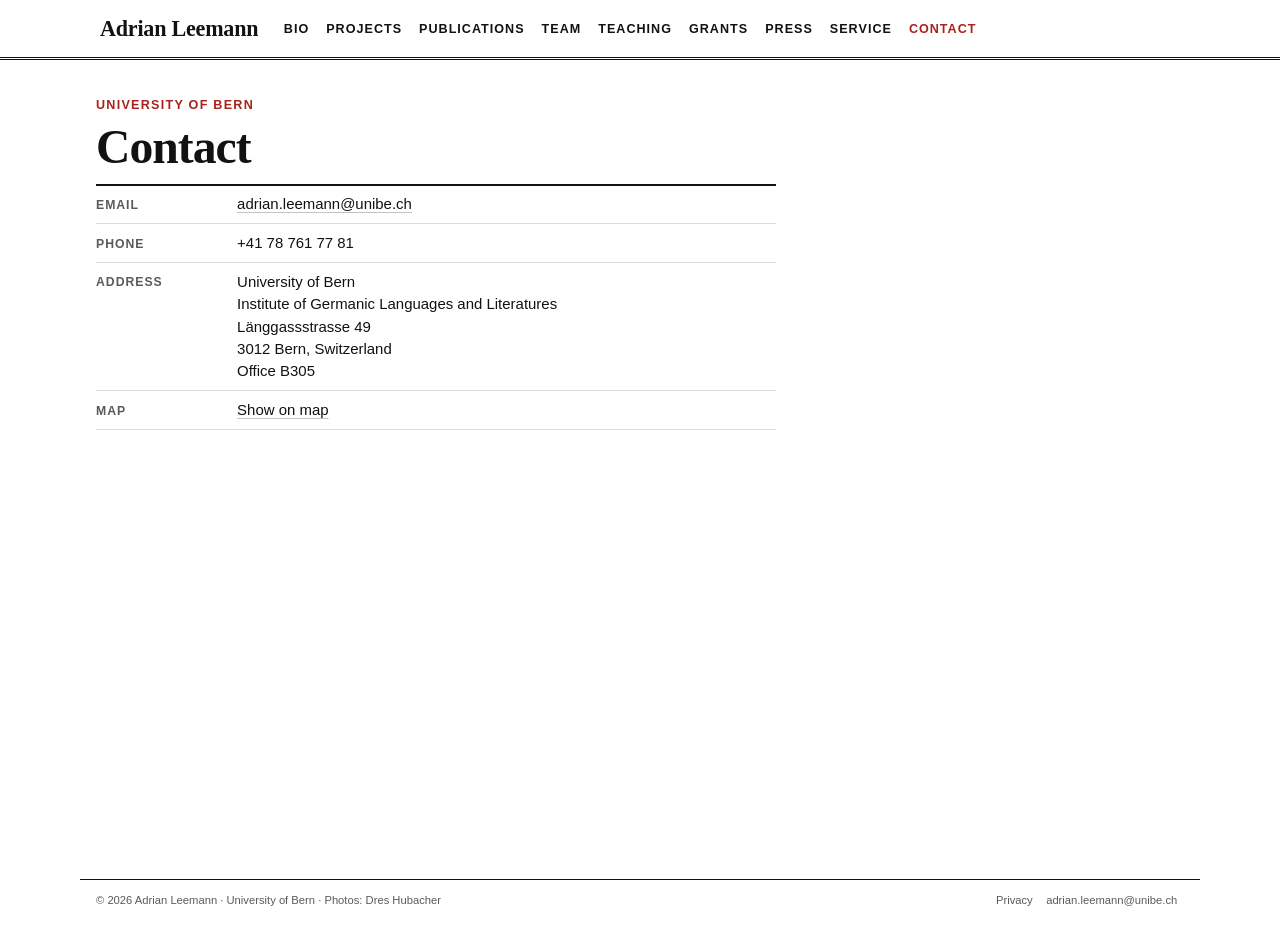
<file: contact/index.html>
<!DOCTYPE html>
<html xmlns="http://www.w3.org/1999/xhtml" lang="en" xml:lang="en"><head>

<meta charset="utf-8">
<meta name="generator" content="quarto-1.8.25">

<meta name="viewport" content="width=device-width, initial-scale=1.0, user-scalable=yes">

<meta name="description" content="Contact details for Adrian Leemann, University of Bern.">

<title>Contact – Adrian Leemann</title>
<style>
code{white-space: pre-wrap;}
span.smallcaps{font-variant: small-caps;}
div.columns{display: flex; gap: min(4vw, 1.5em);}
div.column{flex: auto; overflow-x: auto;}
div.hanging-indent{margin-left: 1.5em; text-indent: -1.5em;}
ul.task-list{list-style: none;}
ul.task-list li input[type="checkbox"] {
  width: 0.8em;
  margin: 0 0.8em 0.2em -1em; /* quarto-specific, see https://github.com/quarto-dev/quarto-cli/issues/4556 */ 
  vertical-align: middle;
}
</style>


<script src="../site_libs/quarto-nav/quarto-nav.js"></script>
<script src="../site_libs/quarto-nav/headroom.min.js"></script>
<link href="../img/favicon.png" rel="icon" type="image/png">
<script src="../site_libs/clipboard/clipboard.min.js"></script>
<script src="../site_libs/quarto-html/quarto.js" type="module"></script>
<script src="../site_libs/quarto-html/tabsets/tabsets.js" type="module"></script>
<script src="../site_libs/quarto-html/axe/axe-check.js" type="module"></script>
<script src="../site_libs/quarto-html/popper.min.js"></script>
<script src="../site_libs/quarto-html/tippy.umd.min.js"></script>
<link href="../site_libs/quarto-html/tippy.css" rel="stylesheet">
<link href="../site_libs/quarto-html/quarto-syntax-highlighting-7b89279ff1a6dce999919e0e67d4d9ec.css" rel="stylesheet" id="quarto-text-highlighting-styles">
<script src="../site_libs/bootstrap/bootstrap.min.js"></script>
<link href="../site_libs/bootstrap/bootstrap-icons.css" rel="stylesheet">
<link href="../site_libs/bootstrap/bootstrap-3d8408335753349c125d7cd4a92f8ea4.min.css" rel="stylesheet" append-hash="true" id="quarto-bootstrap" data-mode="light">
<script id="quarto-search-options" type="application/json">{
  "language": {
    "search-no-results-text": "No results",
    "search-matching-documents-text": "matching documents",
    "search-copy-link-title": "Copy link to search",
    "search-hide-matches-text": "Hide additional matches",
    "search-more-match-text": "more match in this document",
    "search-more-matches-text": "more matches in this document",
    "search-clear-button-title": "Clear",
    "search-text-placeholder": "",
    "search-detached-cancel-button-title": "Cancel",
    "search-submit-button-title": "Submit",
    "search-label": "Search"
  }
}</script>
<link rel="apple-touch-icon" href="../img/apple-touch-icon.png">
<script data-goatcounter="https://adrianleemann.goatcounter.com/count" async="" src="//gc.zgo.at/count.js"></script>


<meta property="og:title" content="Contact">
<meta property="og:description" content="Contact details for Adrian Leemann, University of Bern.">
<meta property="og:image" content="https://www.adrianleemann.com/img/share-card.jpg">
<meta property="og:site_name" content="Adrian Leemann">
<meta name="twitter:title" content="Contact">
<meta name="twitter:description" content="Contact details for Adrian Leemann, University of Bern.">
<meta name="twitter:image" content="https://www.adrianleemann.com/img/share-card.jpg">
<meta name="twitter:card" content="summary_large_image">
</head>

<body class="nav-fixed quarto-light">

<div id="quarto-search-results"></div>
  <header id="quarto-header" class="headroom fixed-top">
    <nav class="navbar navbar-expand-lg " data-bs-theme="dark">
      <div class="navbar-container container-fluid">
      <div class="navbar-brand-container mx-auto">
    <a href="../index.html" class="navbar-brand navbar-brand-logo">
    </a>
    <a class="navbar-brand" href="../index.html">
    <span class="navbar-title">Adrian Leemann</span>
    </a>
  </div>
          <button class="navbar-toggler" type="button" data-bs-toggle="collapse" data-bs-target="#navbarCollapse" aria-controls="navbarCollapse" role="menu" aria-expanded="false" aria-label="Toggle navigation" onclick="if (window.quartoToggleHeadroom) { window.quartoToggleHeadroom(); }">
  <span class="navbar-toggler-icon"></span>
</button>
          <div class="collapse navbar-collapse" id="navbarCollapse">
            <ul class="navbar-nav navbar-nav-scroll me-auto">
  <li class="nav-item">
    <a class="nav-link" href="../short-bio/index.html"> 
<span class="menu-text">Bio</span></a>
  </li>  
  <li class="nav-item">
    <a class="nav-link" href="../projects/index.html"> 
<span class="menu-text">Projects</span></a>
  </li>  
  <li class="nav-item">
    <a class="nav-link" href="../publications/index.html"> 
<span class="menu-text">Publications</span></a>
  </li>  
  <li class="nav-item">
    <a class="nav-link" href="../team/index.html"> 
<span class="menu-text">Team</span></a>
  </li>  
  <li class="nav-item">
    <a class="nav-link" href="../teaching/index.html"> 
<span class="menu-text">Teaching</span></a>
  </li>  
  <li class="nav-item">
    <a class="nav-link" href="../grants/index.html"> 
<span class="menu-text">Grants</span></a>
  </li>  
  <li class="nav-item">
    <a class="nav-link" href="../press/index.html"> 
<span class="menu-text">Press</span></a>
  </li>  
  <li class="nav-item">
    <a class="nav-link" href="../professional-services/index.html"> 
<span class="menu-text">Service</span></a>
  </li>  
  <li class="nav-item">
    <a class="nav-link active" href="../contact/index.html" aria-current="page"> 
<span class="menu-text">Contact</span></a>
  </li>  
</ul>
          </div> <!-- /navcollapse -->
            <div class="quarto-navbar-tools">
</div>
      </div> <!-- /container-fluid -->
    </nav>
</header>
<!-- content -->
<div id="quarto-content" class="quarto-container page-columns page-rows-contents page-layout-full page-navbar">
<!-- sidebar -->
<!-- margin-sidebar -->
    
<!-- main -->
<main class="content column-page" id="quarto-document-content">

<header id="title-block-header" class="quarto-title-block default">
<div class="quarto-title">
<h1 class="title">Contact</h1>
</div>

<div>
  <div class="description">
    Contact details for Adrian Leemann, University of Bern.
  </div>
</div>


<div class="quarto-title-meta column-page">

    
  
    
  </div>
  


</header>


<div class="wrap">
  <header class="measure phead"><p class="kicker">University of Bern</p><h1 class="ptitle">Contact</h1></header>
  <div class="measure">
    <dl class="facts">
      <div><dt>Email</dt><dd><a href="mailto:adrian.leemann@unibe.ch">adrian.leemann@unibe.ch</a></dd></div>
      <div><dt>Phone</dt><dd>+41 78 761 77 81</dd></div>
      <div><dt>Address</dt><dd>University of Bern<br>Institute of Germanic Languages and Literatures<br>Länggassstrasse 49<br>3012 Bern, Switzerland<br>Office B305</dd></div>
      <div><dt>Map</dt><dd><a href="https://www.openstreetmap.org/search?query=L%C3%A4nggassstrasse%2049%2C%203012%20Bern">Show on map</a></dd></div>
    </dl>
  </div>
</div>



</main> <!-- /main -->
<script>
// Open PDFs and links to other websites in a new tab; navigation within the site stays in place.
document.addEventListener("DOMContentLoaded", function () {
  // email links are written as data-u / data-d so that spam bots cannot read them
  document.querySelectorAll("a.mail[data-u][data-d]").forEach(function (a) {
    a.href = "mailto:" + a.dataset.u + "@" + a.dataset.d;
  });
  document.querySelectorAll("a[href]").forEach(function (a) {
    var href = a.getAttribute("href");
    if (/^(mailto:|tel:|#)/i.test(href)) return;
    var url = new URL(href, location.href);
    var external = url.origin !== location.origin;
    var isPdf = /\.pdf$/i.test(url.pathname);
    if (external || isPdf) {
      a.setAttribute("target", "_blank");
      a.setAttribute("rel", "noopener");
    }
  });
});
</script>
<script id="quarto-html-after-body" type="application/javascript">
  window.document.addEventListener("DOMContentLoaded", function (event) {
    const isCodeAnnotation = (el) => {
      for (const clz of el.classList) {
        if (clz.startsWith('code-annotation-')) {                     
          return true;
        }
      }
      return false;
    }
    const onCopySuccess = function(e) {
      // button target
      const button = e.trigger;
      // don't keep focus
      button.blur();
      // flash "checked"
      button.classList.add('code-copy-button-checked');
      var currentTitle = button.getAttribute("title");
      button.setAttribute("title", "Copied!");
      let tooltip;
      if (window.bootstrap) {
        button.setAttribute("data-bs-toggle", "tooltip");
        button.setAttribute("data-bs-placement", "left");
        button.setAttribute("data-bs-title", "Copied!");
        tooltip = new bootstrap.Tooltip(button, 
          { trigger: "manual", 
            customClass: "code-copy-button-tooltip",
            offset: [0, -8]});
        tooltip.show();    
      }
      setTimeout(function() {
        if (tooltip) {
          tooltip.hide();
          button.removeAttribute("data-bs-title");
          button.removeAttribute("data-bs-toggle");
          button.removeAttribute("data-bs-placement");
        }
        button.setAttribute("title", currentTitle);
        button.classList.remove('code-copy-button-checked');
      }, 1000);
      // clear code selection
      e.clearSelection();
    }
    const getTextToCopy = function(trigger) {
      const outerScaffold = trigger.parentElement.cloneNode(true);
      const codeEl = outerScaffold.querySelector('code');
      for (const childEl of codeEl.children) {
        if (isCodeAnnotation(childEl)) {
          childEl.remove();
        }
      }
      return codeEl.innerText;
    }
    const clipboard = new window.ClipboardJS('.code-copy-button:not([data-in-quarto-modal])', {
      text: getTextToCopy
    });
    clipboard.on('success', onCopySuccess);
    if (window.document.getElementById('quarto-embedded-source-code-modal')) {
      const clipboardModal = new window.ClipboardJS('.code-copy-button[data-in-quarto-modal]', {
        text: getTextToCopy,
        container: window.document.getElementById('quarto-embedded-source-code-modal')
      });
      clipboardModal.on('success', onCopySuccess);
    }
      var localhostRegex = new RegExp(/^(?:http|https):\/\/localhost\:?[0-9]*\//);
      var mailtoRegex = new RegExp(/^mailto:/);
        var filterRegex = new RegExp("https:\/\/www\.adrianleemann\.com");
      var isInternal = (href) => {
          return filterRegex.test(href) || localhostRegex.test(href) || mailtoRegex.test(href);
      }
      // Inspect non-navigation links and adorn them if external
     var links = window.document.querySelectorAll('a[href]:not(.nav-link):not(.navbar-brand):not(.toc-action):not(.sidebar-link):not(.sidebar-item-toggle):not(.pagination-link):not(.no-external):not([aria-hidden]):not(.dropdown-item):not(.quarto-navigation-tool):not(.about-link)');
      for (var i=0; i<links.length; i++) {
        const link = links[i];
        if (!isInternal(link.href)) {
          // undo the damage that might have been done by quarto-nav.js in the case of
          // links that we want to consider external
          if (link.dataset.originalHref !== undefined) {
            link.href = link.dataset.originalHref;
          }
        }
      }
    function tippyHover(el, contentFn, onTriggerFn, onUntriggerFn) {
      const config = {
        allowHTML: true,
        maxWidth: 500,
        delay: 100,
        arrow: false,
        appendTo: function(el) {
            return el.parentElement;
        },
        interactive: true,
        interactiveBorder: 10,
        theme: 'quarto',
        placement: 'bottom-start',
      };
      if (contentFn) {
        config.content = contentFn;
      }
      if (onTriggerFn) {
        config.onTrigger = onTriggerFn;
      }
      if (onUntriggerFn) {
        config.onUntrigger = onUntriggerFn;
      }
      window.tippy(el, config); 
    }
    const noterefs = window.document.querySelectorAll('a[role="doc-noteref"]');
    for (var i=0; i<noterefs.length; i++) {
      const ref = noterefs[i];
      tippyHover(ref, function() {
        // use id or data attribute instead here
        let href = ref.getAttribute('data-footnote-href') || ref.getAttribute('href');
        try { href = new URL(href).hash; } catch {}
        const id = href.replace(/^#\/?/, "");
        const note = window.document.getElementById(id);
        if (note) {
          return note.innerHTML;
        } else {
          return "";
        }
      });
    }
    const xrefs = window.document.querySelectorAll('a.quarto-xref');
    const processXRef = (id, note) => {
      // Strip column container classes
      const stripColumnClz = (el) => {
        el.classList.remove("page-full", "page-columns");
        if (el.children) {
          for (const child of el.children) {
            stripColumnClz(child);
          }
        }
      }
      stripColumnClz(note)
      if (id === null || id.startsWith('sec-')) {
        // Special case sections, only their first couple elements
        const container = document.createElement("div");
        if (note.children && note.children.length > 2) {
          container.appendChild(note.children[0].cloneNode(true));
          for (let i = 1; i < note.children.length; i++) {
            const child = note.children[i];
            if (child.tagName === "P" && child.innerText === "") {
              continue;
            } else {
              container.appendChild(child.cloneNode(true));
              break;
            }
          }
          if (window.Quarto?.typesetMath) {
            window.Quarto.typesetMath(container);
          }
          return container.innerHTML
        } else {
          if (window.Quarto?.typesetMath) {
            window.Quarto.typesetMath(note);
          }
          return note.innerHTML;
        }
      } else {
        // Remove any anchor links if they are present
        const anchorLink = note.querySelector('a.anchorjs-link');
        if (anchorLink) {
          anchorLink.remove();
        }
        if (window.Quarto?.typesetMath) {
          window.Quarto.typesetMath(note);
        }
        if (note.classList.contains("callout")) {
          return note.outerHTML;
        } else {
          return note.innerHTML;
        }
      }
    }
    for (var i=0; i<xrefs.length; i++) {
      const xref = xrefs[i];
      tippyHover(xref, undefined, function(instance) {
        instance.disable();
        let url = xref.getAttribute('href');
        let hash = undefined; 
        if (url.startsWith('#')) {
          hash = url;
        } else {
          try { hash = new URL(url).hash; } catch {}
        }
        if (hash) {
          const id = hash.replace(/^#\/?/, "");
          const note = window.document.getElementById(id);
          if (note !== null) {
            try {
              const html = processXRef(id, note.cloneNode(true));
              instance.setContent(html);
            } finally {
              instance.enable();
              instance.show();
            }
          } else {
            // See if we can fetch this
            fetch(url.split('#')[0])
            .then(res => res.text())
            .then(html => {
              const parser = new DOMParser();
              const htmlDoc = parser.parseFromString(html, "text/html");
              const note = htmlDoc.getElementById(id);
              if (note !== null) {
                const html = processXRef(id, note);
                instance.setContent(html);
              } 
            }).finally(() => {
              instance.enable();
              instance.show();
            });
          }
        } else {
          // See if we can fetch a full url (with no hash to target)
          // This is a special case and we should probably do some content thinning / targeting
          fetch(url)
          .then(res => res.text())
          .then(html => {
            const parser = new DOMParser();
            const htmlDoc = parser.parseFromString(html, "text/html");
            const note = htmlDoc.querySelector('main.content');
            if (note !== null) {
              // This should only happen for chapter cross references
              // (since there is no id in the URL)
              // remove the first header
              if (note.children.length > 0 && note.children[0].tagName === "HEADER") {
                note.children[0].remove();
              }
              const html = processXRef(null, note);
              instance.setContent(html);
            } 
          }).finally(() => {
            instance.enable();
            instance.show();
          });
        }
      }, function(instance) {
      });
    }
        let selectedAnnoteEl;
        const selectorForAnnotation = ( cell, annotation) => {
          let cellAttr = 'data-code-cell="' + cell + '"';
          let lineAttr = 'data-code-annotation="' +  annotation + '"';
          const selector = 'span[' + cellAttr + '][' + lineAttr + ']';
          return selector;
        }
        const selectCodeLines = (annoteEl) => {
          const doc = window.document;
          const targetCell = annoteEl.getAttribute("data-target-cell");
          const targetAnnotation = annoteEl.getAttribute("data-target-annotation");
          const annoteSpan = window.document.querySelector(selectorForAnnotation(targetCell, targetAnnotation));
          const lines = annoteSpan.getAttribute("data-code-lines").split(",");
          const lineIds = lines.map((line) => {
            return targetCell + "-" + line;
          })
          let top = null;
          let height = null;
          let parent = null;
          if (lineIds.length > 0) {
              //compute the position of the single el (top and bottom and make a div)
              const el = window.document.getElementById(lineIds[0]);
              top = el.offsetTop;
              height = el.offsetHeight;
              parent = el.parentElement.parentElement;
            if (lineIds.length > 1) {
              const lastEl = window.document.getElementById(lineIds[lineIds.length - 1]);
              const bottom = lastEl.offsetTop + lastEl.offsetHeight;
              height = bottom - top;
            }
            if (top !== null && height !== null && parent !== null) {
              // cook up a div (if necessary) and position it 
              let div = window.document.getElementById("code-annotation-line-highlight");
              if (div === null) {
                div = window.document.createElement("div");
                div.setAttribute("id", "code-annotation-line-highlight");
                div.style.position = 'absolute';
                parent.appendChild(div);
              }
              div.style.top = top - 2 + "px";
              div.style.height = height + 4 + "px";
              div.style.left = 0;
              let gutterDiv = window.document.getElementById("code-annotation-line-highlight-gutter");
              if (gutterDiv === null) {
                gutterDiv = window.document.createElement("div");
                gutterDiv.setAttribute("id", "code-annotation-line-highlight-gutter");
                gutterDiv.style.position = 'absolute';
                const codeCell = window.document.getElementById(targetCell);
                const gutter = codeCell.querySelector('.code-annotation-gutter');
                gutter.appendChild(gutterDiv);
              }
              gutterDiv.style.top = top - 2 + "px";
              gutterDiv.style.height = height + 4 + "px";
            }
            selectedAnnoteEl = annoteEl;
          }
        };
        const unselectCodeLines = () => {
          const elementsIds = ["code-annotation-line-highlight", "code-annotation-line-highlight-gutter"];
          elementsIds.forEach((elId) => {
            const div = window.document.getElementById(elId);
            if (div) {
              div.remove();
            }
          });
          selectedAnnoteEl = undefined;
        };
          // Handle positioning of the toggle
      window.addEventListener(
        "resize",
        throttle(() => {
          elRect = undefined;
          if (selectedAnnoteEl) {
            selectCodeLines(selectedAnnoteEl);
          }
        }, 10)
      );
      function throttle(fn, ms) {
      let throttle = false;
      let timer;
        return (...args) => {
          if(!throttle) { // first call gets through
              fn.apply(this, args);
              throttle = true;
          } else { // all the others get throttled
              if(timer) clearTimeout(timer); // cancel #2
              timer = setTimeout(() => {
                fn.apply(this, args);
                timer = throttle = false;
              }, ms);
          }
        };
      }
        // Attach click handler to the DT
        const annoteDls = window.document.querySelectorAll('dt[data-target-cell]');
        for (const annoteDlNode of annoteDls) {
          annoteDlNode.addEventListener('click', (event) => {
            const clickedEl = event.target;
            if (clickedEl !== selectedAnnoteEl) {
              unselectCodeLines();
              const activeEl = window.document.querySelector('dt[data-target-cell].code-annotation-active');
              if (activeEl) {
                activeEl.classList.remove('code-annotation-active');
              }
              selectCodeLines(clickedEl);
              clickedEl.classList.add('code-annotation-active');
            } else {
              // Unselect the line
              unselectCodeLines();
              clickedEl.classList.remove('code-annotation-active');
            }
          });
        }
    const findCites = (el) => {
      const parentEl = el.parentElement;
      if (parentEl) {
        const cites = parentEl.dataset.cites;
        if (cites) {
          return {
            el,
            cites: cites.split(' ')
          };
        } else {
          return findCites(el.parentElement)
        }
      } else {
        return undefined;
      }
    };
    var bibliorefs = window.document.querySelectorAll('a[role="doc-biblioref"]');
    for (var i=0; i<bibliorefs.length; i++) {
      const ref = bibliorefs[i];
      const citeInfo = findCites(ref);
      if (citeInfo) {
        tippyHover(citeInfo.el, function() {
          var popup = window.document.createElement('div');
          citeInfo.cites.forEach(function(cite) {
            var citeDiv = window.document.createElement('div');
            citeDiv.classList.add('hanging-indent');
            citeDiv.classList.add('csl-entry');
            var biblioDiv = window.document.getElementById('ref-' + cite);
            if (biblioDiv) {
              citeDiv.innerHTML = biblioDiv.innerHTML;
            }
            popup.appendChild(citeDiv);
          });
          return popup.innerHTML;
        });
      }
    }
  });
  </script>
</div> <!-- /content -->
<footer class="footer">
  <div class="nav-footer">
    <div class="nav-footer-left">
<p>© 2026 Adrian Leemann · University of Bern · Photos: Dres Hubacher</p>
</div>   
    <div class="nav-footer-center">
      &nbsp;
    </div>
    <div class="nav-footer-right">
      <ul class="footer-items list-unstyled">
    <li class="nav-item">
    <a class="nav-link" href="../privacy/index.html">
<p>Privacy</p>
</a>
  </li>  
    <li class="nav-item">
    <a class="nav-link" href="mailto:adrian.leemann@unibe.ch">
<p>adrian.leemann@unibe.ch</p>
</a>
  </li>  
</ul>
    </div>
  </div>
</footer>




</body></html>
</file>
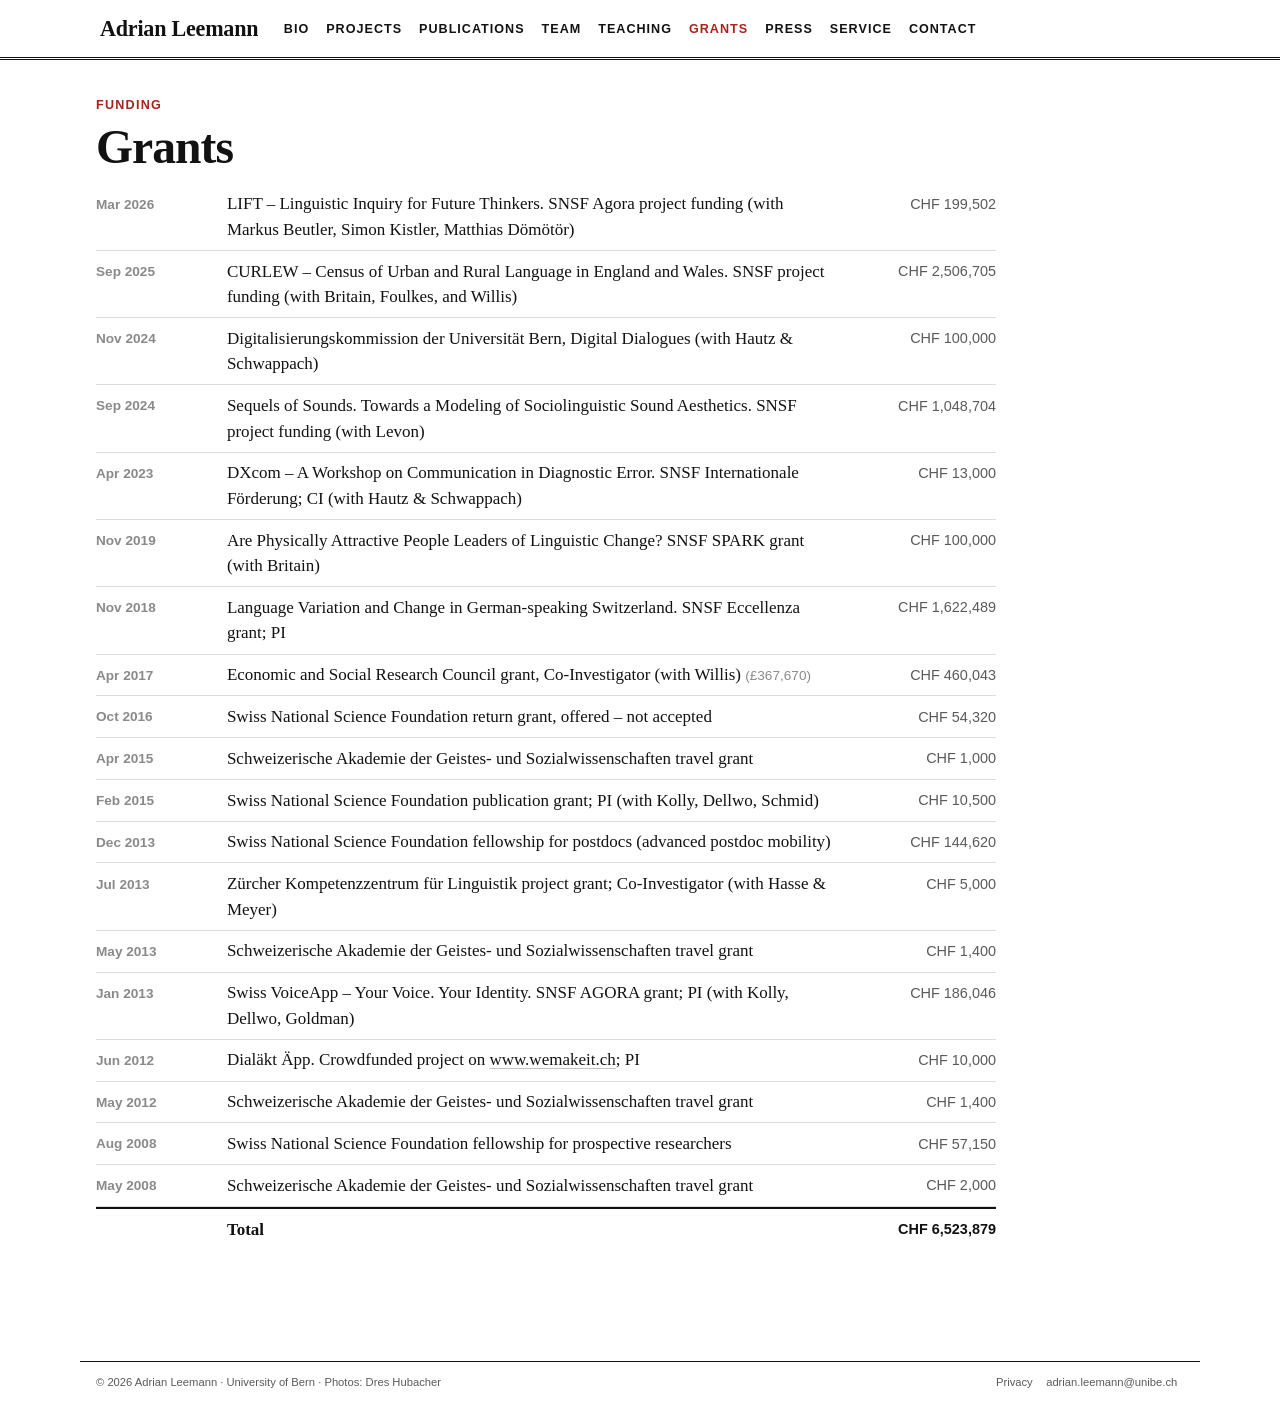
<file: grants/index.html>
<!DOCTYPE html>
<html xmlns="http://www.w3.org/1999/xhtml" lang="en" xml:lang="en"><head>

<meta charset="utf-8">
<meta name="generator" content="quarto-1.8.25">

<meta name="viewport" content="width=device-width, initial-scale=1.0, user-scalable=yes">

<meta name="description" content="Research grants awarded to Adrian Leemann.">

<title>Grants – Adrian Leemann</title>
<style>
code{white-space: pre-wrap;}
span.smallcaps{font-variant: small-caps;}
div.columns{display: flex; gap: min(4vw, 1.5em);}
div.column{flex: auto; overflow-x: auto;}
div.hanging-indent{margin-left: 1.5em; text-indent: -1.5em;}
ul.task-list{list-style: none;}
ul.task-list li input[type="checkbox"] {
  width: 0.8em;
  margin: 0 0.8em 0.2em -1em; /* quarto-specific, see https://github.com/quarto-dev/quarto-cli/issues/4556 */ 
  vertical-align: middle;
}
</style>


<script src="../site_libs/quarto-nav/quarto-nav.js"></script>
<script src="../site_libs/quarto-nav/headroom.min.js"></script>
<link href="../img/favicon.png" rel="icon" type="image/png">
<script src="../site_libs/clipboard/clipboard.min.js"></script>
<script src="../site_libs/quarto-html/quarto.js" type="module"></script>
<script src="../site_libs/quarto-html/tabsets/tabsets.js" type="module"></script>
<script src="../site_libs/quarto-html/axe/axe-check.js" type="module"></script>
<script src="../site_libs/quarto-html/popper.min.js"></script>
<script src="../site_libs/quarto-html/tippy.umd.min.js"></script>
<link href="../site_libs/quarto-html/tippy.css" rel="stylesheet">
<link href="../site_libs/quarto-html/quarto-syntax-highlighting-7b89279ff1a6dce999919e0e67d4d9ec.css" rel="stylesheet" id="quarto-text-highlighting-styles">
<script src="../site_libs/bootstrap/bootstrap.min.js"></script>
<link href="../site_libs/bootstrap/bootstrap-icons.css" rel="stylesheet">
<link href="../site_libs/bootstrap/bootstrap-3d8408335753349c125d7cd4a92f8ea4.min.css" rel="stylesheet" append-hash="true" id="quarto-bootstrap" data-mode="light">
<script id="quarto-search-options" type="application/json">{
  "language": {
    "search-no-results-text": "No results",
    "search-matching-documents-text": "matching documents",
    "search-copy-link-title": "Copy link to search",
    "search-hide-matches-text": "Hide additional matches",
    "search-more-match-text": "more match in this document",
    "search-more-matches-text": "more matches in this document",
    "search-clear-button-title": "Clear",
    "search-text-placeholder": "",
    "search-detached-cancel-button-title": "Cancel",
    "search-submit-button-title": "Submit",
    "search-label": "Search"
  }
}</script>
<link rel="apple-touch-icon" href="../img/apple-touch-icon.png">
<script data-goatcounter="https://adrianleemann.goatcounter.com/count" async="" src="//gc.zgo.at/count.js"></script>


<meta property="og:title" content="Grants">
<meta property="og:description" content="Research grants awarded to Adrian Leemann.">
<meta property="og:image" content="https://www.adrianleemann.com/img/share-card.jpg">
<meta property="og:site_name" content="Adrian Leemann">
<meta name="twitter:title" content="Grants">
<meta name="twitter:description" content="Research grants awarded to Adrian Leemann.">
<meta name="twitter:image" content="https://www.adrianleemann.com/img/share-card.jpg">
<meta name="twitter:card" content="summary_large_image">
</head>

<body class="nav-fixed quarto-light">

<div id="quarto-search-results"></div>
  <header id="quarto-header" class="headroom fixed-top">
    <nav class="navbar navbar-expand-lg " data-bs-theme="dark">
      <div class="navbar-container container-fluid">
      <div class="navbar-brand-container mx-auto">
    <a href="../index.html" class="navbar-brand navbar-brand-logo">
    </a>
    <a class="navbar-brand" href="../index.html">
    <span class="navbar-title">Adrian Leemann</span>
    </a>
  </div>
          <button class="navbar-toggler" type="button" data-bs-toggle="collapse" data-bs-target="#navbarCollapse" aria-controls="navbarCollapse" role="menu" aria-expanded="false" aria-label="Toggle navigation" onclick="if (window.quartoToggleHeadroom) { window.quartoToggleHeadroom(); }">
  <span class="navbar-toggler-icon"></span>
</button>
          <div class="collapse navbar-collapse" id="navbarCollapse">
            <ul class="navbar-nav navbar-nav-scroll me-auto">
  <li class="nav-item">
    <a class="nav-link" href="../short-bio/index.html"> 
<span class="menu-text">Bio</span></a>
  </li>  
  <li class="nav-item">
    <a class="nav-link" href="../projects/index.html"> 
<span class="menu-text">Projects</span></a>
  </li>  
  <li class="nav-item">
    <a class="nav-link" href="../publications/index.html"> 
<span class="menu-text">Publications</span></a>
  </li>  
  <li class="nav-item">
    <a class="nav-link" href="../team/index.html"> 
<span class="menu-text">Team</span></a>
  </li>  
  <li class="nav-item">
    <a class="nav-link" href="../teaching/index.html"> 
<span class="menu-text">Teaching</span></a>
  </li>  
  <li class="nav-item">
    <a class="nav-link active" href="../grants/index.html" aria-current="page"> 
<span class="menu-text">Grants</span></a>
  </li>  
  <li class="nav-item">
    <a class="nav-link" href="../press/index.html"> 
<span class="menu-text">Press</span></a>
  </li>  
  <li class="nav-item">
    <a class="nav-link" href="../professional-services/index.html"> 
<span class="menu-text">Service</span></a>
  </li>  
  <li class="nav-item">
    <a class="nav-link" href="../contact/index.html"> 
<span class="menu-text">Contact</span></a>
  </li>  
</ul>
          </div> <!-- /navcollapse -->
            <div class="quarto-navbar-tools">
</div>
      </div> <!-- /container-fluid -->
    </nav>
</header>
<!-- content -->
<div id="quarto-content" class="quarto-container page-columns page-rows-contents page-layout-full page-navbar">
<!-- sidebar -->
<!-- margin-sidebar -->
    
<!-- main -->
<main class="content column-page" id="quarto-document-content">

<header id="title-block-header" class="quarto-title-block default">
<div class="quarto-title">
<h1 class="title">Grants</h1>
</div>

<div>
  <div class="description">
    Research grants awarded to Adrian Leemann.
  </div>
</div>


<div class="quarto-title-meta column-page">

    
  
    
  </div>
  


</header>


<div class="wrap"><header class="measure phead"><p class="kicker">Funding</p><h1 class="ptitle">Grants</h1></header><div class="measure grants" style="max-width:900px"><div class="row-item"><div class="when">Mar 2026</div><div>LIFT – Linguistic Inquiry for Future Thinkers. SNSF Agora project funding (with Markus Beutler, Simon Kistler, Matthias Dömötör)</div><div class="amt">CHF 199,502</div></div><div class="row-item"><div class="when">Sep 2025</div><div>CURLEW – Census of Urban and Rural Language in England and Wales. SNSF project funding (with Britain, Foulkes, and Willis)</div><div class="amt">CHF 2,506,705</div></div><div class="row-item"><div class="when">Nov 2024</div><div>Digitalisierungskommission der Universität Bern, Digital Dialogues (with Hautz &amp; Schwappach)</div><div class="amt">CHF 100,000</div></div><div class="row-item"><div class="when">Sep 2024</div><div>Sequels of Sounds. Towards a Modeling of Sociolinguistic Sound Aesthetics. SNSF project funding (with Levon)</div><div class="amt">CHF 1,048,704</div></div><div class="row-item"><div class="when">Apr 2023</div><div>DXcom – A Workshop on Communication in Diagnostic Error. SNSF Internationale Förderung; CI (with Hautz &amp; Schwappach)</div><div class="amt">CHF 13,000</div></div><div class="row-item"><div class="when">Nov 2019</div><div>Are Physically Attractive People Leaders of Linguistic Change? SNSF SPARK grant (with Britain)</div><div class="amt">CHF 100,000</div></div><div class="row-item"><div class="when">Nov 2018</div><div>Language Variation and Change in German-speaking Switzerland. SNSF Eccellenza grant; PI</div><div class="amt">CHF 1,622,489</div></div><div class="row-item"><div class="when">Apr 2017</div><div>Economic and Social Research Council grant, Co-Investigator (with Willis) <span class="meta">(£367,670)</span></div><div class="amt">CHF 460,043</div></div><div class="row-item"><div class="when">Oct 2016</div><div>Swiss National Science Foundation return grant, offered – not accepted</div><div class="amt">CHF 54,320</div></div><div class="row-item"><div class="when">Apr 2015</div><div>Schweizerische Akademie der Geistes- und Sozialwissenschaften travel grant</div><div class="amt">CHF 1,000</div></div><div class="row-item"><div class="when">Feb 2015</div><div>Swiss National Science Foundation publication grant; PI (with Kolly, Dellwo, Schmid)</div><div class="amt">CHF 10,500</div></div><div class="row-item"><div class="when">Dec 2013</div><div>Swiss National Science Foundation fellowship for postdocs (advanced postdoc mobility)</div><div class="amt">CHF 144,620</div></div><div class="row-item"><div class="when">Jul 2013</div><div>Zürcher Kompetenzzentrum für Linguistik project grant; Co-Investigator (with Hasse &amp; Meyer)</div><div class="amt">CHF 5,000</div></div><div class="row-item"><div class="when">May 2013</div><div>Schweizerische Akademie der Geistes- und Sozialwissenschaften travel grant</div><div class="amt">CHF 1,400</div></div><div class="row-item"><div class="when">Jan 2013</div><div>Swiss VoiceApp – Your Voice. Your Identity. SNSF AGORA grant; PI (with Kolly, Dellwo, Goldman)</div><div class="amt">CHF 186,046</div></div><div class="row-item"><div class="when">Jun 2012</div><div>Dialäkt Äpp. Crowdfunded project on <a href="https://www.wemakeit.ch">www.wemakeit.ch</a>; PI</div><div class="amt">CHF 10,000</div></div><div class="row-item"><div class="when">May 2012</div><div>Schweizerische Akademie der Geistes- und Sozialwissenschaften travel grant</div><div class="amt">CHF 1,400</div></div><div class="row-item"><div class="when">Aug 2008</div><div>Swiss National Science Foundation fellowship for prospective researchers</div><div class="amt">CHF 57,150</div></div><div class="row-item"><div class="when">May 2008</div><div>Schweizerische Akademie der Geistes- und Sozialwissenschaften travel grant</div><div class="amt">CHF 2,000</div></div><div class="row-item total"><div class="when"></div><div>Total</div><div class="amt">CHF 6,523,879</div></div></div></div>



</main> <!-- /main -->
<script>
// Open PDFs and links to other websites in a new tab; navigation within the site stays in place.
document.addEventListener("DOMContentLoaded", function () {
  // email links are written as data-u / data-d so that spam bots cannot read them
  document.querySelectorAll("a.mail[data-u][data-d]").forEach(function (a) {
    a.href = "mailto:" + a.dataset.u + "@" + a.dataset.d;
  });
  document.querySelectorAll("a[href]").forEach(function (a) {
    var href = a.getAttribute("href");
    if (/^(mailto:|tel:|#)/i.test(href)) return;
    var url = new URL(href, location.href);
    var external = url.origin !== location.origin;
    var isPdf = /\.pdf$/i.test(url.pathname);
    if (external || isPdf) {
      a.setAttribute("target", "_blank");
      a.setAttribute("rel", "noopener");
    }
  });
});
</script>
<script id="quarto-html-after-body" type="application/javascript">
  window.document.addEventListener("DOMContentLoaded", function (event) {
    const isCodeAnnotation = (el) => {
      for (const clz of el.classList) {
        if (clz.startsWith('code-annotation-')) {                     
          return true;
        }
      }
      return false;
    }
    const onCopySuccess = function(e) {
      // button target
      const button = e.trigger;
      // don't keep focus
      button.blur();
      // flash "checked"
      button.classList.add('code-copy-button-checked');
      var currentTitle = button.getAttribute("title");
      button.setAttribute("title", "Copied!");
      let tooltip;
      if (window.bootstrap) {
        button.setAttribute("data-bs-toggle", "tooltip");
        button.setAttribute("data-bs-placement", "left");
        button.setAttribute("data-bs-title", "Copied!");
        tooltip = new bootstrap.Tooltip(button, 
          { trigger: "manual", 
            customClass: "code-copy-button-tooltip",
            offset: [0, -8]});
        tooltip.show();    
      }
      setTimeout(function() {
        if (tooltip) {
          tooltip.hide();
          button.removeAttribute("data-bs-title");
          button.removeAttribute("data-bs-toggle");
          button.removeAttribute("data-bs-placement");
        }
        button.setAttribute("title", currentTitle);
        button.classList.remove('code-copy-button-checked');
      }, 1000);
      // clear code selection
      e.clearSelection();
    }
    const getTextToCopy = function(trigger) {
      const outerScaffold = trigger.parentElement.cloneNode(true);
      const codeEl = outerScaffold.querySelector('code');
      for (const childEl of codeEl.children) {
        if (isCodeAnnotation(childEl)) {
          childEl.remove();
        }
      }
      return codeEl.innerText;
    }
    const clipboard = new window.ClipboardJS('.code-copy-button:not([data-in-quarto-modal])', {
      text: getTextToCopy
    });
    clipboard.on('success', onCopySuccess);
    if (window.document.getElementById('quarto-embedded-source-code-modal')) {
      const clipboardModal = new window.ClipboardJS('.code-copy-button[data-in-quarto-modal]', {
        text: getTextToCopy,
        container: window.document.getElementById('quarto-embedded-source-code-modal')
      });
      clipboardModal.on('success', onCopySuccess);
    }
      var localhostRegex = new RegExp(/^(?:http|https):\/\/localhost\:?[0-9]*\//);
      var mailtoRegex = new RegExp(/^mailto:/);
        var filterRegex = new RegExp("https:\/\/www\.adrianleemann\.com");
      var isInternal = (href) => {
          return filterRegex.test(href) || localhostRegex.test(href) || mailtoRegex.test(href);
      }
      // Inspect non-navigation links and adorn them if external
     var links = window.document.querySelectorAll('a[href]:not(.nav-link):not(.navbar-brand):not(.toc-action):not(.sidebar-link):not(.sidebar-item-toggle):not(.pagination-link):not(.no-external):not([aria-hidden]):not(.dropdown-item):not(.quarto-navigation-tool):not(.about-link)');
      for (var i=0; i<links.length; i++) {
        const link = links[i];
        if (!isInternal(link.href)) {
          // undo the damage that might have been done by quarto-nav.js in the case of
          // links that we want to consider external
          if (link.dataset.originalHref !== undefined) {
            link.href = link.dataset.originalHref;
          }
        }
      }
    function tippyHover(el, contentFn, onTriggerFn, onUntriggerFn) {
      const config = {
        allowHTML: true,
        maxWidth: 500,
        delay: 100,
        arrow: false,
        appendTo: function(el) {
            return el.parentElement;
        },
        interactive: true,
        interactiveBorder: 10,
        theme: 'quarto',
        placement: 'bottom-start',
      };
      if (contentFn) {
        config.content = contentFn;
      }
      if (onTriggerFn) {
        config.onTrigger = onTriggerFn;
      }
      if (onUntriggerFn) {
        config.onUntrigger = onUntriggerFn;
      }
      window.tippy(el, config); 
    }
    const noterefs = window.document.querySelectorAll('a[role="doc-noteref"]');
    for (var i=0; i<noterefs.length; i++) {
      const ref = noterefs[i];
      tippyHover(ref, function() {
        // use id or data attribute instead here
        let href = ref.getAttribute('data-footnote-href') || ref.getAttribute('href');
        try { href = new URL(href).hash; } catch {}
        const id = href.replace(/^#\/?/, "");
        const note = window.document.getElementById(id);
        if (note) {
          return note.innerHTML;
        } else {
          return "";
        }
      });
    }
    const xrefs = window.document.querySelectorAll('a.quarto-xref');
    const processXRef = (id, note) => {
      // Strip column container classes
      const stripColumnClz = (el) => {
        el.classList.remove("page-full", "page-columns");
        if (el.children) {
          for (const child of el.children) {
            stripColumnClz(child);
          }
        }
      }
      stripColumnClz(note)
      if (id === null || id.startsWith('sec-')) {
        // Special case sections, only their first couple elements
        const container = document.createElement("div");
        if (note.children && note.children.length > 2) {
          container.appendChild(note.children[0].cloneNode(true));
          for (let i = 1; i < note.children.length; i++) {
            const child = note.children[i];
            if (child.tagName === "P" && child.innerText === "") {
              continue;
            } else {
              container.appendChild(child.cloneNode(true));
              break;
            }
          }
          if (window.Quarto?.typesetMath) {
            window.Quarto.typesetMath(container);
          }
          return container.innerHTML
        } else {
          if (window.Quarto?.typesetMath) {
            window.Quarto.typesetMath(note);
          }
          return note.innerHTML;
        }
      } else {
        // Remove any anchor links if they are present
        const anchorLink = note.querySelector('a.anchorjs-link');
        if (anchorLink) {
          anchorLink.remove();
        }
        if (window.Quarto?.typesetMath) {
          window.Quarto.typesetMath(note);
        }
        if (note.classList.contains("callout")) {
          return note.outerHTML;
        } else {
          return note.innerHTML;
        }
      }
    }
    for (var i=0; i<xrefs.length; i++) {
      const xref = xrefs[i];
      tippyHover(xref, undefined, function(instance) {
        instance.disable();
        let url = xref.getAttribute('href');
        let hash = undefined; 
        if (url.startsWith('#')) {
          hash = url;
        } else {
          try { hash = new URL(url).hash; } catch {}
        }
        if (hash) {
          const id = hash.replace(/^#\/?/, "");
          const note = window.document.getElementById(id);
          if (note !== null) {
            try {
              const html = processXRef(id, note.cloneNode(true));
              instance.setContent(html);
            } finally {
              instance.enable();
              instance.show();
            }
          } else {
            // See if we can fetch this
            fetch(url.split('#')[0])
            .then(res => res.text())
            .then(html => {
              const parser = new DOMParser();
              const htmlDoc = parser.parseFromString(html, "text/html");
              const note = htmlDoc.getElementById(id);
              if (note !== null) {
                const html = processXRef(id, note);
                instance.setContent(html);
              } 
            }).finally(() => {
              instance.enable();
              instance.show();
            });
          }
        } else {
          // See if we can fetch a full url (with no hash to target)
          // This is a special case and we should probably do some content thinning / targeting
          fetch(url)
          .then(res => res.text())
          .then(html => {
            const parser = new DOMParser();
            const htmlDoc = parser.parseFromString(html, "text/html");
            const note = htmlDoc.querySelector('main.content');
            if (note !== null) {
              // This should only happen for chapter cross references
              // (since there is no id in the URL)
              // remove the first header
              if (note.children.length > 0 && note.children[0].tagName === "HEADER") {
                note.children[0].remove();
              }
              const html = processXRef(null, note);
              instance.setContent(html);
            } 
          }).finally(() => {
            instance.enable();
            instance.show();
          });
        }
      }, function(instance) {
      });
    }
        let selectedAnnoteEl;
        const selectorForAnnotation = ( cell, annotation) => {
          let cellAttr = 'data-code-cell="' + cell + '"';
          let lineAttr = 'data-code-annotation="' +  annotation + '"';
          const selector = 'span[' + cellAttr + '][' + lineAttr + ']';
          return selector;
        }
        const selectCodeLines = (annoteEl) => {
          const doc = window.document;
          const targetCell = annoteEl.getAttribute("data-target-cell");
          const targetAnnotation = annoteEl.getAttribute("data-target-annotation");
          const annoteSpan = window.document.querySelector(selectorForAnnotation(targetCell, targetAnnotation));
          const lines = annoteSpan.getAttribute("data-code-lines").split(",");
          const lineIds = lines.map((line) => {
            return targetCell + "-" + line;
          })
          let top = null;
          let height = null;
          let parent = null;
          if (lineIds.length > 0) {
              //compute the position of the single el (top and bottom and make a div)
              const el = window.document.getElementById(lineIds[0]);
              top = el.offsetTop;
              height = el.offsetHeight;
              parent = el.parentElement.parentElement;
            if (lineIds.length > 1) {
              const lastEl = window.document.getElementById(lineIds[lineIds.length - 1]);
              const bottom = lastEl.offsetTop + lastEl.offsetHeight;
              height = bottom - top;
            }
            if (top !== null && height !== null && parent !== null) {
              // cook up a div (if necessary) and position it 
              let div = window.document.getElementById("code-annotation-line-highlight");
              if (div === null) {
                div = window.document.createElement("div");
                div.setAttribute("id", "code-annotation-line-highlight");
                div.style.position = 'absolute';
                parent.appendChild(div);
              }
              div.style.top = top - 2 + "px";
              div.style.height = height + 4 + "px";
              div.style.left = 0;
              let gutterDiv = window.document.getElementById("code-annotation-line-highlight-gutter");
              if (gutterDiv === null) {
                gutterDiv = window.document.createElement("div");
                gutterDiv.setAttribute("id", "code-annotation-line-highlight-gutter");
                gutterDiv.style.position = 'absolute';
                const codeCell = window.document.getElementById(targetCell);
                const gutter = codeCell.querySelector('.code-annotation-gutter');
                gutter.appendChild(gutterDiv);
              }
              gutterDiv.style.top = top - 2 + "px";
              gutterDiv.style.height = height + 4 + "px";
            }
            selectedAnnoteEl = annoteEl;
          }
        };
        const unselectCodeLines = () => {
          const elementsIds = ["code-annotation-line-highlight", "code-annotation-line-highlight-gutter"];
          elementsIds.forEach((elId) => {
            const div = window.document.getElementById(elId);
            if (div) {
              div.remove();
            }
          });
          selectedAnnoteEl = undefined;
        };
          // Handle positioning of the toggle
      window.addEventListener(
        "resize",
        throttle(() => {
          elRect = undefined;
          if (selectedAnnoteEl) {
            selectCodeLines(selectedAnnoteEl);
          }
        }, 10)
      );
      function throttle(fn, ms) {
      let throttle = false;
      let timer;
        return (...args) => {
          if(!throttle) { // first call gets through
              fn.apply(this, args);
              throttle = true;
          } else { // all the others get throttled
              if(timer) clearTimeout(timer); // cancel #2
              timer = setTimeout(() => {
                fn.apply(this, args);
                timer = throttle = false;
              }, ms);
          }
        };
      }
        // Attach click handler to the DT
        const annoteDls = window.document.querySelectorAll('dt[data-target-cell]');
        for (const annoteDlNode of annoteDls) {
          annoteDlNode.addEventListener('click', (event) => {
            const clickedEl = event.target;
            if (clickedEl !== selectedAnnoteEl) {
              unselectCodeLines();
              const activeEl = window.document.querySelector('dt[data-target-cell].code-annotation-active');
              if (activeEl) {
                activeEl.classList.remove('code-annotation-active');
              }
              selectCodeLines(clickedEl);
              clickedEl.classList.add('code-annotation-active');
            } else {
              // Unselect the line
              unselectCodeLines();
              clickedEl.classList.remove('code-annotation-active');
            }
          });
        }
    const findCites = (el) => {
      const parentEl = el.parentElement;
      if (parentEl) {
        const cites = parentEl.dataset.cites;
        if (cites) {
          return {
            el,
            cites: cites.split(' ')
          };
        } else {
          return findCites(el.parentElement)
        }
      } else {
        return undefined;
      }
    };
    var bibliorefs = window.document.querySelectorAll('a[role="doc-biblioref"]');
    for (var i=0; i<bibliorefs.length; i++) {
      const ref = bibliorefs[i];
      const citeInfo = findCites(ref);
      if (citeInfo) {
        tippyHover(citeInfo.el, function() {
          var popup = window.document.createElement('div');
          citeInfo.cites.forEach(function(cite) {
            var citeDiv = window.document.createElement('div');
            citeDiv.classList.add('hanging-indent');
            citeDiv.classList.add('csl-entry');
            var biblioDiv = window.document.getElementById('ref-' + cite);
            if (biblioDiv) {
              citeDiv.innerHTML = biblioDiv.innerHTML;
            }
            popup.appendChild(citeDiv);
          });
          return popup.innerHTML;
        });
      }
    }
  });
  </script>
</div> <!-- /content -->
<footer class="footer">
  <div class="nav-footer">
    <div class="nav-footer-left">
<p>© 2026 Adrian Leemann · University of Bern · Photos: Dres Hubacher</p>
</div>   
    <div class="nav-footer-center">
      &nbsp;
    </div>
    <div class="nav-footer-right">
      <ul class="footer-items list-unstyled">
    <li class="nav-item">
    <a class="nav-link" href="../privacy/index.html">
<p>Privacy</p>
</a>
  </li>  
    <li class="nav-item">
    <a class="nav-link" href="mailto:adrian.leemann@unibe.ch">
<p>adrian.leemann@unibe.ch</p>
</a>
  </li>  
</ul>
    </div>
  </div>
</footer>




</body></html>
</file>
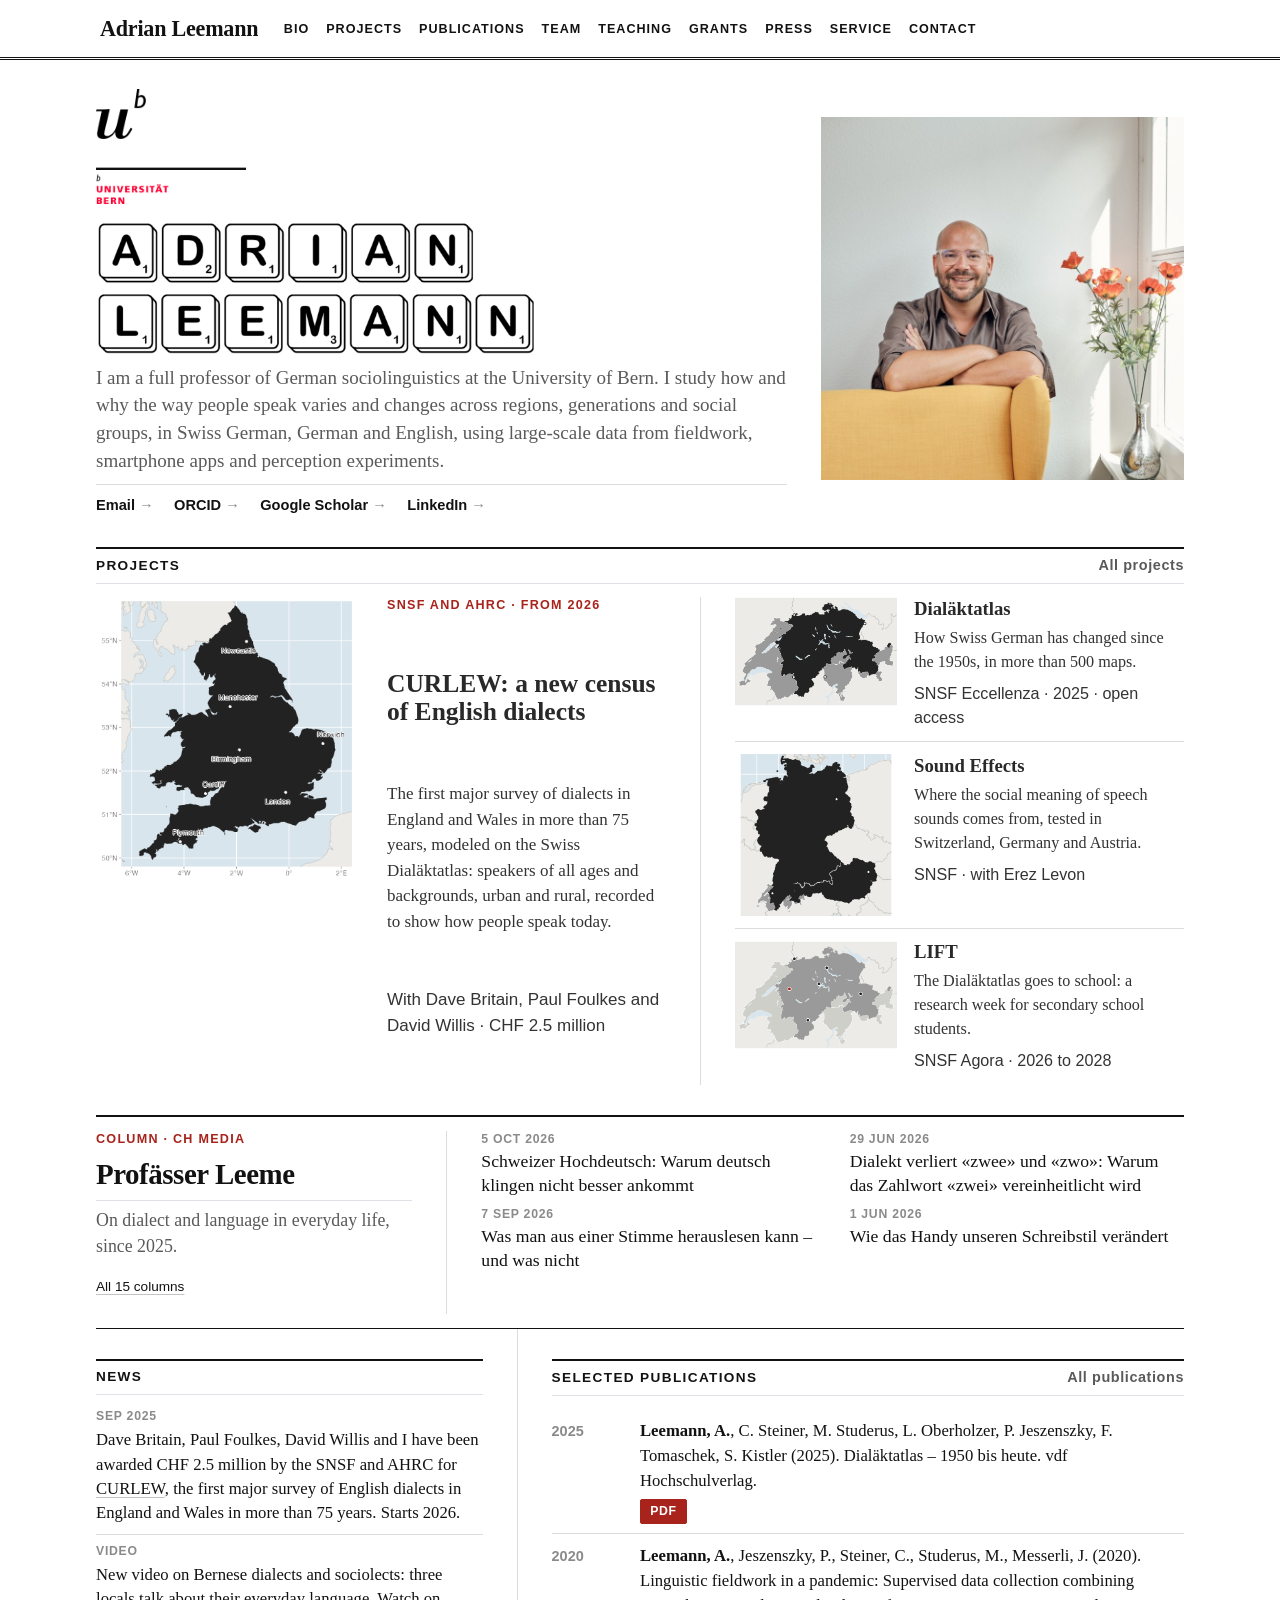
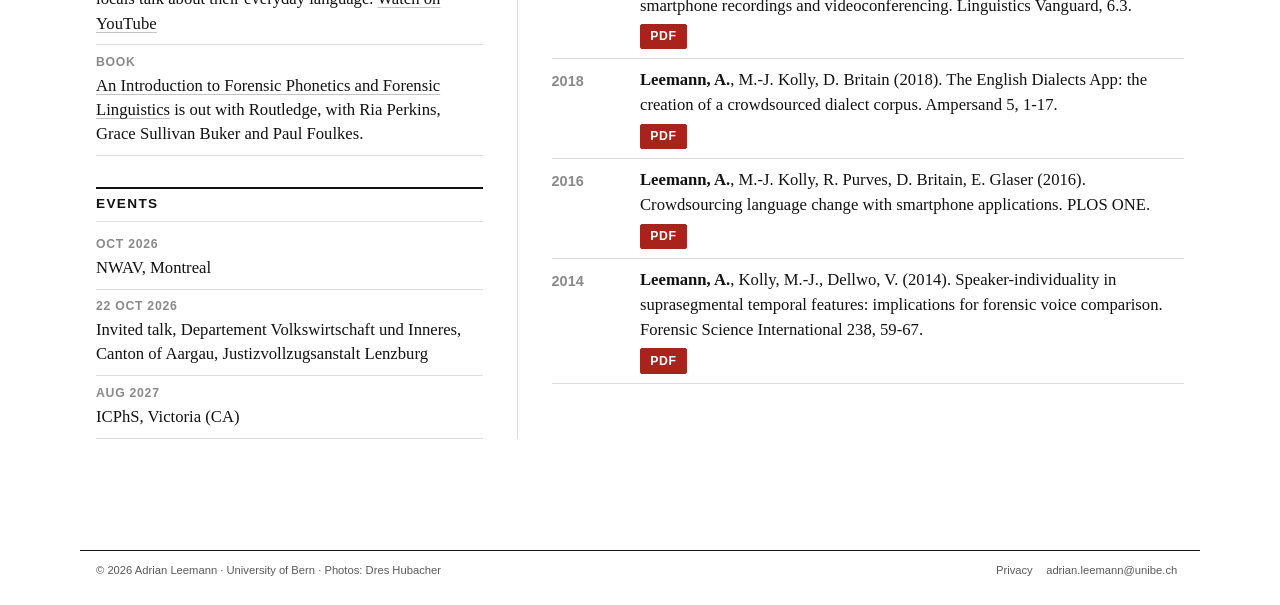
<file: home/index.html>
<html xmlns="http://www.w3.org/1999/xhtml">
<head>
  <title>Redirect</title>
  <script type="text/javascript">
    var redirects = {"":"../index.html"};
    var hash = window.location.hash.startsWith('#') ? window.location.hash.slice(1) : window.location.hash;
    var redirect = redirects[hash] || redirects[""] || "/";
    window.document.title = 'Redirect to  ' +  redirect;
    if (!redirects[hash]) {
      redirect = redirect + window.location.hash;
    }
    redirect = redirect + window.location.search;
    window.location.replace(redirect);
  </script>
</head>
<body>
</body>
</html>
</file>
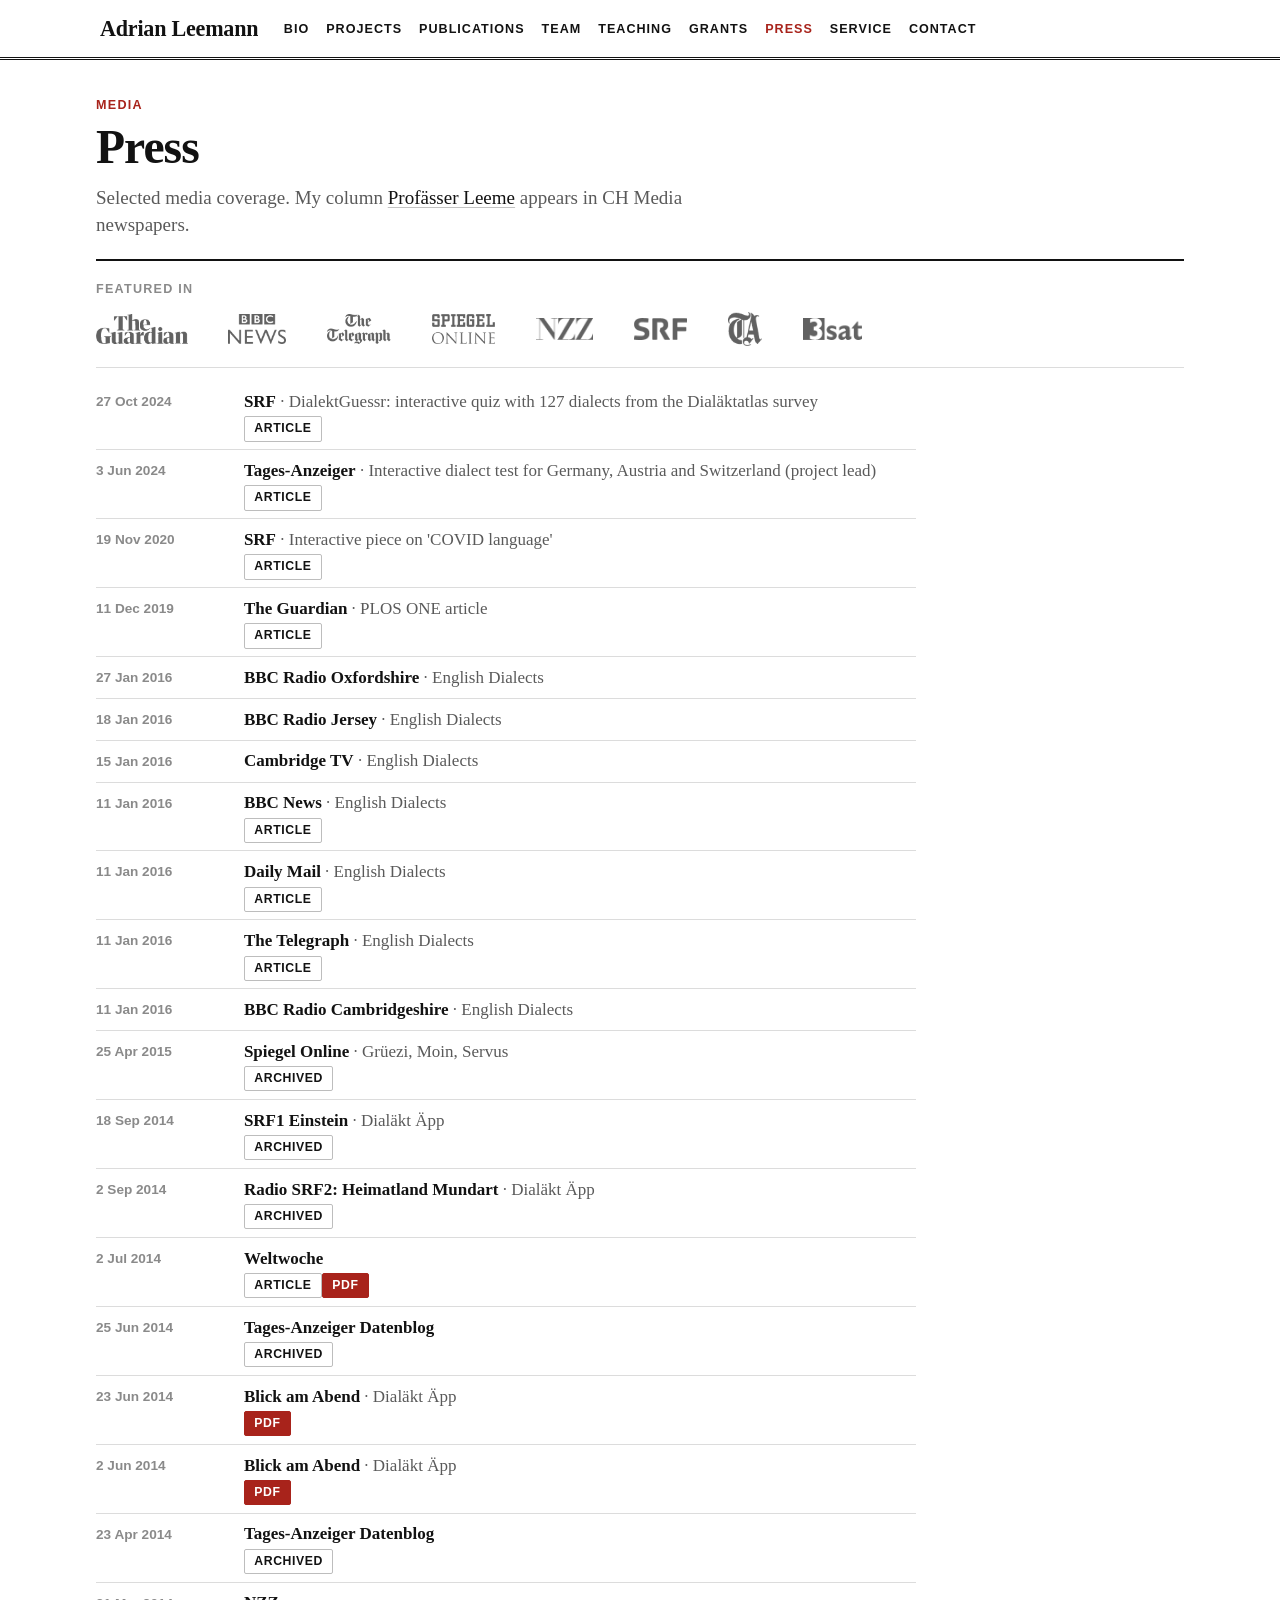
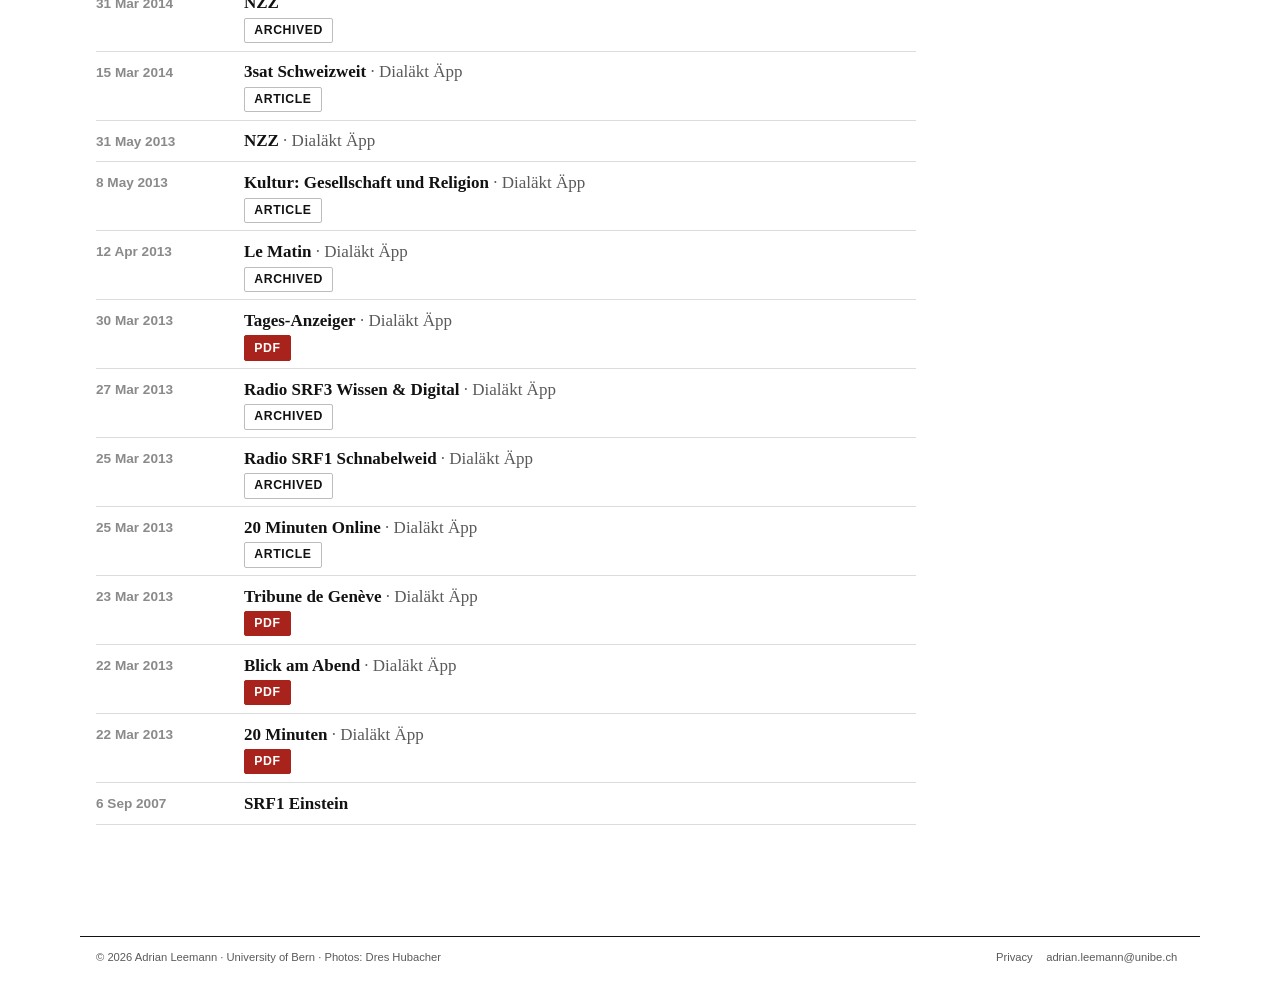
<file: press/index.html>
<!DOCTYPE html>
<html xmlns="http://www.w3.org/1999/xhtml" lang="en" xml:lang="en"><head>

<meta charset="utf-8">
<meta name="generator" content="quarto-1.8.25">

<meta name="viewport" content="width=device-width, initial-scale=1.0, user-scalable=yes">

<meta name="description" content="Media coverage of Adrian Leemann’s research (selection).">

<title>Press – Adrian Leemann</title>
<style>
code{white-space: pre-wrap;}
span.smallcaps{font-variant: small-caps;}
div.columns{display: flex; gap: min(4vw, 1.5em);}
div.column{flex: auto; overflow-x: auto;}
div.hanging-indent{margin-left: 1.5em; text-indent: -1.5em;}
ul.task-list{list-style: none;}
ul.task-list li input[type="checkbox"] {
  width: 0.8em;
  margin: 0 0.8em 0.2em -1em; /* quarto-specific, see https://github.com/quarto-dev/quarto-cli/issues/4556 */ 
  vertical-align: middle;
}
</style>


<script src="../site_libs/quarto-nav/quarto-nav.js"></script>
<script src="../site_libs/quarto-nav/headroom.min.js"></script>
<link href="../img/favicon.png" rel="icon" type="image/png">
<script src="../site_libs/clipboard/clipboard.min.js"></script>
<script src="../site_libs/quarto-html/quarto.js" type="module"></script>
<script src="../site_libs/quarto-html/tabsets/tabsets.js" type="module"></script>
<script src="../site_libs/quarto-html/axe/axe-check.js" type="module"></script>
<script src="../site_libs/quarto-html/popper.min.js"></script>
<script src="../site_libs/quarto-html/tippy.umd.min.js"></script>
<link href="../site_libs/quarto-html/tippy.css" rel="stylesheet">
<link href="../site_libs/quarto-html/quarto-syntax-highlighting-7b89279ff1a6dce999919e0e67d4d9ec.css" rel="stylesheet" id="quarto-text-highlighting-styles">
<script src="../site_libs/bootstrap/bootstrap.min.js"></script>
<link href="../site_libs/bootstrap/bootstrap-icons.css" rel="stylesheet">
<link href="../site_libs/bootstrap/bootstrap-3d8408335753349c125d7cd4a92f8ea4.min.css" rel="stylesheet" append-hash="true" id="quarto-bootstrap" data-mode="light">
<script id="quarto-search-options" type="application/json">{
  "language": {
    "search-no-results-text": "No results",
    "search-matching-documents-text": "matching documents",
    "search-copy-link-title": "Copy link to search",
    "search-hide-matches-text": "Hide additional matches",
    "search-more-match-text": "more match in this document",
    "search-more-matches-text": "more matches in this document",
    "search-clear-button-title": "Clear",
    "search-text-placeholder": "",
    "search-detached-cancel-button-title": "Cancel",
    "search-submit-button-title": "Submit",
    "search-label": "Search"
  }
}</script>
<link rel="apple-touch-icon" href="../img/apple-touch-icon.png">
<script data-goatcounter="https://adrianleemann.goatcounter.com/count" async="" src="//gc.zgo.at/count.js"></script>


<meta property="og:title" content="Press">
<meta property="og:description" content="Media coverage of Adrian Leemann’s research (selection).">
<meta property="og:image" content="https://www.adrianleemann.com/img/share-card.jpg">
<meta property="og:site_name" content="Adrian Leemann">
<meta name="twitter:title" content="Press">
<meta name="twitter:description" content="Media coverage of Adrian Leemann’s research (selection).">
<meta name="twitter:image" content="https://www.adrianleemann.com/img/share-card.jpg">
<meta name="twitter:card" content="summary_large_image">
</head>

<body class="nav-fixed quarto-light">

<div id="quarto-search-results"></div>
  <header id="quarto-header" class="headroom fixed-top">
    <nav class="navbar navbar-expand-lg " data-bs-theme="dark">
      <div class="navbar-container container-fluid">
      <div class="navbar-brand-container mx-auto">
    <a href="../index.html" class="navbar-brand navbar-brand-logo">
    </a>
    <a class="navbar-brand" href="../index.html">
    <span class="navbar-title">Adrian Leemann</span>
    </a>
  </div>
          <button class="navbar-toggler" type="button" data-bs-toggle="collapse" data-bs-target="#navbarCollapse" aria-controls="navbarCollapse" role="menu" aria-expanded="false" aria-label="Toggle navigation" onclick="if (window.quartoToggleHeadroom) { window.quartoToggleHeadroom(); }">
  <span class="navbar-toggler-icon"></span>
</button>
          <div class="collapse navbar-collapse" id="navbarCollapse">
            <ul class="navbar-nav navbar-nav-scroll me-auto">
  <li class="nav-item">
    <a class="nav-link" href="../short-bio/index.html"> 
<span class="menu-text">Bio</span></a>
  </li>  
  <li class="nav-item">
    <a class="nav-link" href="../projects/index.html"> 
<span class="menu-text">Projects</span></a>
  </li>  
  <li class="nav-item">
    <a class="nav-link" href="../publications/index.html"> 
<span class="menu-text">Publications</span></a>
  </li>  
  <li class="nav-item">
    <a class="nav-link" href="../team/index.html"> 
<span class="menu-text">Team</span></a>
  </li>  
  <li class="nav-item">
    <a class="nav-link" href="../teaching/index.html"> 
<span class="menu-text">Teaching</span></a>
  </li>  
  <li class="nav-item">
    <a class="nav-link" href="../grants/index.html"> 
<span class="menu-text">Grants</span></a>
  </li>  
  <li class="nav-item">
    <a class="nav-link active" href="../press/index.html" aria-current="page"> 
<span class="menu-text">Press</span></a>
  </li>  
  <li class="nav-item">
    <a class="nav-link" href="../professional-services/index.html"> 
<span class="menu-text">Service</span></a>
  </li>  
  <li class="nav-item">
    <a class="nav-link" href="../contact/index.html"> 
<span class="menu-text">Contact</span></a>
  </li>  
</ul>
          </div> <!-- /navcollapse -->
            <div class="quarto-navbar-tools">
</div>
      </div> <!-- /container-fluid -->
    </nav>
</header>
<!-- content -->
<div id="quarto-content" class="quarto-container page-columns page-rows-contents page-layout-full page-navbar">
<!-- sidebar -->
<!-- margin-sidebar -->
    
<!-- main -->
<main class="content column-page" id="quarto-document-content">

<header id="title-block-header" class="quarto-title-block default">
<div class="quarto-title">
<h1 class="title">Press</h1>
</div>

<div>
  <div class="description">
    Media coverage of Adrian Leemann’s research (selection).
  </div>
</div>


<div class="quarto-title-meta column-page">

    
  
    
  </div>
  


</header>


<div class="wrap"><header class="measure phead"><p class="kicker">Media</p><h1 class="ptitle">Press</h1><p class="dek">Selected media coverage. My column <a href="../column/">Profässer Leeme</a> appears in CH Media newspapers.</p></header><div class="logos"><span class="logos-label">Featured in</span><a href="https://www.theguardian.com/world/2019/dec/11/germanys-dialect-iron-curtain-still-divides-the-country-study-finds" title="The Guardian"><img class="l-guardian" src="../img/press/guardian.png" alt="The Guardian"></a><a href="http://www.bbc.co.uk/news/uk-england-cambridgeshire-35262229" title="BBC News"><img class="l-bbc" src="../img/press/bbc.png" alt="BBC News"></a><a href="https://www.telegraph.co.uk/technology/news/12092668/Where-in-England-is-your-accent-from-This-app-can-tell-you.html" title="The Telegraph"><img class="l-telegraph" src="../img/press/telegraph.png" alt="The Telegraph"></a><a href="https://web.archive.org/web/20230131200946/https://www.spiegel.de/wissenschaft/mensch/dialekte-quiz-wo-spricht-man-so-wie-sie-a-1030362.html" title="Spiegel Online"><img class="l-spiegel" src="../img/press/spiegel.png" alt="Spiegel Online"></a><a href="https://web.archive.org/web/20150404041422/http://www.nzz.ch/aktuell/montagsklischee/berner-sind-langsam-1.18272907" title="NZZ"><img class="l-nzz" src="../img/press/nzz.png" alt="NZZ"></a><a href="https://www.srf.ch/radio-srf-1/radio-srf-1/mundart/corona-veraendert-die-sprache-das-virus-wird-maennlicher" title="SRF"><img class="l-srf" src="../img/press/srf.png" alt="SRF"></a><a href="../pdfs/press/Tages-Anzeiger-2013-03-30-Dialaekt-Aepp.pdf" title="Tages-Anzeiger"><img class="l-tagesanzeiger" src="../img/press/tagesanzeiger.png" alt="Tages-Anzeiger"></a><a href="http://www.3sat.de/page/?source=/sfdrs/schweizweit/175600/index.html&amp;cx=6" title="3sat"><img class="l-3sat" src="../img/press/3sat.png" alt="3sat"></a></div><div class="measure" style="max-width:820px"><div class="row-item"><div class="when">27 Oct 2024</div><div><b>SRF</b> <span class="meta-inline">· DialektGuessr: interactive quiz with 127 dialects from the Dialäktatlas survey</span><div class="acts"><a class="btn-link" href="https://www.srf.ch/radio-srf-1/mundart/dialektguessr-nur-fuer-profis-ordnen-sie-127-dialekte-der-richtigen-region-zu">Article</a></div></div></div><div class="row-item"><div class="when">3 Jun 2024</div><div><b>Tages-Anzeiger</b> <span class="meta-inline">· Interactive dialect test for Germany, Austria and Switzerland (project lead)</span><div class="acts"><a class="btn-link" href="https://www.tagesanzeiger.ch/dialekt-test-wir-wissen-woher-sie-stammen-jetzt-noch-genauer-205060715129">Article</a></div></div></div><div class="row-item"><div class="when">19 Nov 2020</div><div><b>SRF</b> <span class="meta-inline">· Interactive piece on 'COVID language'</span><div class="acts"><a class="btn-link" href="https://www.srf.ch/radio-srf-1/radio-srf-1/mundart/corona-veraendert-die-sprache-das-virus-wird-maennlicher">Article</a></div></div></div><div class="row-item"><div class="when">11 Dec 2019</div><div><b>The Guardian</b> <span class="meta-inline">· PLOS ONE article</span><div class="acts"><a class="btn-link" href="https://www.theguardian.com/world/2019/dec/11/germanys-dialect-iron-curtain-still-divides-the-country-study-finds">Article</a></div></div></div><div class="row-item"><div class="when">27 Jan 2016</div><div><b>BBC Radio Oxfordshire</b> <span class="meta-inline">· English Dialects</span></div></div><div class="row-item"><div class="when">18 Jan 2016</div><div><b>BBC Radio Jersey</b> <span class="meta-inline">· English Dialects</span></div></div><div class="row-item"><div class="when">15 Jan 2016</div><div><b>Cambridge TV</b> <span class="meta-inline">· English Dialects</span></div></div><div class="row-item"><div class="when">11 Jan 2016</div><div><b>BBC News</b> <span class="meta-inline">· English Dialects</span><div class="acts"><a class="btn-link" href="http://www.bbc.co.uk/news/uk-england-cambridgeshire-35262229">Article</a></div></div></div><div class="row-item"><div class="when">11 Jan 2016</div><div><b>Daily Mail</b> <span class="meta-inline">· English Dialects</span><div class="acts"><a class="btn-link" href="http://www.dailymail.co.uk/sciencetech/article-3393935/Can-app-guess-accent-English-Dialects-tool-predicts-hometown-based-pronounce-26-different-words.html">Article</a></div></div></div><div class="row-item"><div class="when">11 Jan 2016</div><div><b>The Telegraph</b> <span class="meta-inline">· English Dialects</span><div class="acts"><a class="btn-link" href="https://www.telegraph.co.uk/technology/news/12092668/Where-in-England-is-your-accent-from-This-app-can-tell-you.html">Article</a></div></div></div><div class="row-item"><div class="when">11 Jan 2016</div><div><b>BBC Radio Cambridgeshire</b> <span class="meta-inline">· English Dialects</span></div></div><div class="row-item"><div class="when">25 Apr 2015</div><div><b>Spiegel Online</b> <span class="meta-inline">· Grüezi, Moin, Servus</span><div class="acts"><a class="btn-link" href="https://web.archive.org/web/20230131200946/https://www.spiegel.de/wissenschaft/mensch/dialekte-quiz-wo-spricht-man-so-wie-sie-a-1030362.html">Archived</a></div></div></div><div class="row-item"><div class="when">18 Sep 2014</div><div><b>SRF1 Einstein</b> <span class="meta-inline">· Dialäkt Äpp</span><div class="acts"><a class="btn-link" href="https://web.archive.org/web/20141015224111/http://www.srf.ch/player/tv/einstein/video/welche-schweizer-dialekte-sind-besonders-beliebt?id=10978a0c-67fe-4e01-873f-d920f21262d7">Archived</a></div></div></div><div class="row-item"><div class="when">2 Sep 2014</div><div><b>Radio SRF2: Heimatland Mundart</b> <span class="meta-inline">· Dialäkt Äpp</span><div class="acts"><a class="btn-link" href="https://web.archive.org/web/20180823180758/https://www.srf.ch/sendungen/hoerpunkt/mundart-erforschen">Archived</a></div></div></div><div class="row-item"><div class="when">2 Jul 2014</div><div><b>Weltwoche</b><div class="acts"><a class="btn-link" href="http://www.weltwoche.ch/ausgaben/2014-27/die-magie-des-berndeutsch-die-weltwoche-ausgabe-272014.html">Article</a><a class="btn-pdf" href="../pdfs/press/Weltwoche-2014-07-02-Die-Magie-des-Berndeutsch.pdf">PDF</a></div></div></div><div class="row-item"><div class="when">25 Jun 2014</div><div><b>Tages-Anzeiger Datenblog</b><div class="acts"><a class="btn-link" href="https://web.archive.org/web/20210509021300/https://blog.tagesanzeiger.ch/datenblog/index.php/3731/saeged-mir-z-zueri-bald-miuch-statt-milch">Archived</a></div></div></div><div class="row-item"><div class="when">23 Jun 2014</div><div><b>Blick am Abend</b> <span class="meta-inline">· Dialäkt Äpp</span><div class="acts"><a class="btn-pdf" href="../pdfs/press/Blick-am-Abend-2014-06-23-Dialaekt-Aepp.pdf">PDF</a></div></div></div><div class="row-item"><div class="when">2 Jun 2014</div><div><b>Blick am Abend</b> <span class="meta-inline">· Dialäkt Äpp</span><div class="acts"><a class="btn-pdf" href="../pdfs/press/Blick-am-Abend-2014-06-02-Dialaekt-Aepp.pdf">PDF</a></div></div></div><div class="row-item"><div class="when">23 Apr 2014</div><div><b>Tages-Anzeiger Datenblog</b><div class="acts"><a class="btn-link" href="https://web.archive.org/web/20220526230457/https://blog.tagesanzeiger.ch/datenblog/index.php/1316/berner-oder-zuercher-frauen-oder-maenner-wer-spricht-langsamer">Archived</a></div></div></div><div class="row-item"><div class="when">31 Mar 2014</div><div><b>NZZ</b><div class="acts"><a class="btn-link" href="https://web.archive.org/web/20150404041422/http://www.nzz.ch/aktuell/montagsklischee/berner-sind-langsam-1.18272907">Archived</a></div></div></div><div class="row-item"><div class="when">15 Mar 2014</div><div><b>3sat Schweizweit</b> <span class="meta-inline">· Dialäkt Äpp</span><div class="acts"><a class="btn-link" href="http://www.3sat.de/page/?source=/sfdrs/schweizweit/175600/index.html&amp;cx=6">Article</a></div></div></div><div class="row-item"><div class="when">31 May 2013</div><div><b>NZZ</b> <span class="meta-inline">· Dialäkt Äpp</span></div></div><div class="row-item"><div class="when">8 May 2013</div><div><b>Kultur: Gesellschaft und Religion</b> <span class="meta-inline">· Dialäkt Äpp</span><div class="acts"><a class="btn-link" href="http://www.srf.ch/kultur/gesellschaft-religion/welcher-dialekt-darf-es-denn-sein">Article</a></div></div></div><div class="row-item"><div class="when">12 Apr 2013</div><div><b>Le Matin</b> <span class="meta-inline">· Dialäkt Äpp</span><div class="acts"><a class="btn-link" href="https://web.archive.org/web/20190721132420/https://www.lematin.ch/high-tech/hard-software/Une-appli-retrace-l-origine-des-dialectes-alemaniques/story/21572540">Archived</a></div></div></div><div class="row-item"><div class="when">30 Mar 2013</div><div><b>Tages-Anzeiger</b> <span class="meta-inline">· Dialäkt Äpp</span><div class="acts"><a class="btn-pdf" href="../pdfs/press/Tages-Anzeiger-2013-03-30-Dialaekt-Aepp.pdf">PDF</a></div></div></div><div class="row-item"><div class="when">27 Mar 2013</div><div><b>Radio SRF3 Wissen &amp; Digital</b> <span class="meta-inline">· Dialäkt Äpp</span><div class="acts"><a class="btn-link" href="https://web.archive.org/web/20150501120718/http://www.srf.ch:80/wissen/digital/sag-mir-guete-abig-und-ich-sage-dir-woher-du-kommst">Archived</a></div></div></div><div class="row-item"><div class="when">25 Mar 2013</div><div><b>Radio SRF1 Schnabelweid</b> <span class="meta-inline">· Dialäkt Äpp</span><div class="acts"><a class="btn-link" href="https://web.archive.org/web/20191014150231/https://www.srf.ch/sendungen/schnabelweid/dialaekt-aepp-alemannisches-liederbuch-und-cd-basel">Archived</a></div></div></div><div class="row-item"><div class="when">25 Mar 2013</div><div><b>20 Minuten Online</b> <span class="meta-inline">· Dialäkt Äpp</span><div class="acts"><a class="btn-link" href="http://www.20min.ch/digital/news/story/21406953">Article</a></div></div></div><div class="row-item"><div class="when">23 Mar 2013</div><div><b>Tribune de Genève</b> <span class="meta-inline">· Dialäkt Äpp</span><div class="acts"><a class="btn-pdf" href="../pdfs/press/Tribune-de-Geneve-2013-03-23-Dialaekt-Aepp.pdf">PDF</a></div></div></div><div class="row-item"><div class="when">22 Mar 2013</div><div><b>Blick am Abend</b> <span class="meta-inline">· Dialäkt Äpp</span><div class="acts"><a class="btn-pdf" href="../pdfs/press/Blick-am-Abend-2013-03-22-Dialaekt-Aepp.pdf">PDF</a></div></div></div><div class="row-item"><div class="when">22 Mar 2013</div><div><b>20 Minuten</b> <span class="meta-inline">· Dialäkt Äpp</span><div class="acts"><a class="btn-pdf" href="../pdfs/press/20-Minuten-2013-03-22-Dialaekt-Aepp.pdf">PDF</a></div></div></div><div class="row-item"><div class="when">6 Sep 2007</div><div><b>SRF1 Einstein</b></div></div></div></div>



</main> <!-- /main -->
<script>
// Open PDFs and links to other websites in a new tab; navigation within the site stays in place.
document.addEventListener("DOMContentLoaded", function () {
  // email links are written as data-u / data-d so that spam bots cannot read them
  document.querySelectorAll("a.mail[data-u][data-d]").forEach(function (a) {
    a.href = "mailto:" + a.dataset.u + "@" + a.dataset.d;
  });
  document.querySelectorAll("a[href]").forEach(function (a) {
    var href = a.getAttribute("href");
    if (/^(mailto:|tel:|#)/i.test(href)) return;
    var url = new URL(href, location.href);
    var external = url.origin !== location.origin;
    var isPdf = /\.pdf$/i.test(url.pathname);
    if (external || isPdf) {
      a.setAttribute("target", "_blank");
      a.setAttribute("rel", "noopener");
    }
  });
});
</script>
<script id="quarto-html-after-body" type="application/javascript">
  window.document.addEventListener("DOMContentLoaded", function (event) {
    const isCodeAnnotation = (el) => {
      for (const clz of el.classList) {
        if (clz.startsWith('code-annotation-')) {                     
          return true;
        }
      }
      return false;
    }
    const onCopySuccess = function(e) {
      // button target
      const button = e.trigger;
      // don't keep focus
      button.blur();
      // flash "checked"
      button.classList.add('code-copy-button-checked');
      var currentTitle = button.getAttribute("title");
      button.setAttribute("title", "Copied!");
      let tooltip;
      if (window.bootstrap) {
        button.setAttribute("data-bs-toggle", "tooltip");
        button.setAttribute("data-bs-placement", "left");
        button.setAttribute("data-bs-title", "Copied!");
        tooltip = new bootstrap.Tooltip(button, 
          { trigger: "manual", 
            customClass: "code-copy-button-tooltip",
            offset: [0, -8]});
        tooltip.show();    
      }
      setTimeout(function() {
        if (tooltip) {
          tooltip.hide();
          button.removeAttribute("data-bs-title");
          button.removeAttribute("data-bs-toggle");
          button.removeAttribute("data-bs-placement");
        }
        button.setAttribute("title", currentTitle);
        button.classList.remove('code-copy-button-checked');
      }, 1000);
      // clear code selection
      e.clearSelection();
    }
    const getTextToCopy = function(trigger) {
      const outerScaffold = trigger.parentElement.cloneNode(true);
      const codeEl = outerScaffold.querySelector('code');
      for (const childEl of codeEl.children) {
        if (isCodeAnnotation(childEl)) {
          childEl.remove();
        }
      }
      return codeEl.innerText;
    }
    const clipboard = new window.ClipboardJS('.code-copy-button:not([data-in-quarto-modal])', {
      text: getTextToCopy
    });
    clipboard.on('success', onCopySuccess);
    if (window.document.getElementById('quarto-embedded-source-code-modal')) {
      const clipboardModal = new window.ClipboardJS('.code-copy-button[data-in-quarto-modal]', {
        text: getTextToCopy,
        container: window.document.getElementById('quarto-embedded-source-code-modal')
      });
      clipboardModal.on('success', onCopySuccess);
    }
      var localhostRegex = new RegExp(/^(?:http|https):\/\/localhost\:?[0-9]*\//);
      var mailtoRegex = new RegExp(/^mailto:/);
        var filterRegex = new RegExp("https:\/\/www\.adrianleemann\.com");
      var isInternal = (href) => {
          return filterRegex.test(href) || localhostRegex.test(href) || mailtoRegex.test(href);
      }
      // Inspect non-navigation links and adorn them if external
     var links = window.document.querySelectorAll('a[href]:not(.nav-link):not(.navbar-brand):not(.toc-action):not(.sidebar-link):not(.sidebar-item-toggle):not(.pagination-link):not(.no-external):not([aria-hidden]):not(.dropdown-item):not(.quarto-navigation-tool):not(.about-link)');
      for (var i=0; i<links.length; i++) {
        const link = links[i];
        if (!isInternal(link.href)) {
          // undo the damage that might have been done by quarto-nav.js in the case of
          // links that we want to consider external
          if (link.dataset.originalHref !== undefined) {
            link.href = link.dataset.originalHref;
          }
        }
      }
    function tippyHover(el, contentFn, onTriggerFn, onUntriggerFn) {
      const config = {
        allowHTML: true,
        maxWidth: 500,
        delay: 100,
        arrow: false,
        appendTo: function(el) {
            return el.parentElement;
        },
        interactive: true,
        interactiveBorder: 10,
        theme: 'quarto',
        placement: 'bottom-start',
      };
      if (contentFn) {
        config.content = contentFn;
      }
      if (onTriggerFn) {
        config.onTrigger = onTriggerFn;
      }
      if (onUntriggerFn) {
        config.onUntrigger = onUntriggerFn;
      }
      window.tippy(el, config); 
    }
    const noterefs = window.document.querySelectorAll('a[role="doc-noteref"]');
    for (var i=0; i<noterefs.length; i++) {
      const ref = noterefs[i];
      tippyHover(ref, function() {
        // use id or data attribute instead here
        let href = ref.getAttribute('data-footnote-href') || ref.getAttribute('href');
        try { href = new URL(href).hash; } catch {}
        const id = href.replace(/^#\/?/, "");
        const note = window.document.getElementById(id);
        if (note) {
          return note.innerHTML;
        } else {
          return "";
        }
      });
    }
    const xrefs = window.document.querySelectorAll('a.quarto-xref');
    const processXRef = (id, note) => {
      // Strip column container classes
      const stripColumnClz = (el) => {
        el.classList.remove("page-full", "page-columns");
        if (el.children) {
          for (const child of el.children) {
            stripColumnClz(child);
          }
        }
      }
      stripColumnClz(note)
      if (id === null || id.startsWith('sec-')) {
        // Special case sections, only their first couple elements
        const container = document.createElement("div");
        if (note.children && note.children.length > 2) {
          container.appendChild(note.children[0].cloneNode(true));
          for (let i = 1; i < note.children.length; i++) {
            const child = note.children[i];
            if (child.tagName === "P" && child.innerText === "") {
              continue;
            } else {
              container.appendChild(child.cloneNode(true));
              break;
            }
          }
          if (window.Quarto?.typesetMath) {
            window.Quarto.typesetMath(container);
          }
          return container.innerHTML
        } else {
          if (window.Quarto?.typesetMath) {
            window.Quarto.typesetMath(note);
          }
          return note.innerHTML;
        }
      } else {
        // Remove any anchor links if they are present
        const anchorLink = note.querySelector('a.anchorjs-link');
        if (anchorLink) {
          anchorLink.remove();
        }
        if (window.Quarto?.typesetMath) {
          window.Quarto.typesetMath(note);
        }
        if (note.classList.contains("callout")) {
          return note.outerHTML;
        } else {
          return note.innerHTML;
        }
      }
    }
    for (var i=0; i<xrefs.length; i++) {
      const xref = xrefs[i];
      tippyHover(xref, undefined, function(instance) {
        instance.disable();
        let url = xref.getAttribute('href');
        let hash = undefined; 
        if (url.startsWith('#')) {
          hash = url;
        } else {
          try { hash = new URL(url).hash; } catch {}
        }
        if (hash) {
          const id = hash.replace(/^#\/?/, "");
          const note = window.document.getElementById(id);
          if (note !== null) {
            try {
              const html = processXRef(id, note.cloneNode(true));
              instance.setContent(html);
            } finally {
              instance.enable();
              instance.show();
            }
          } else {
            // See if we can fetch this
            fetch(url.split('#')[0])
            .then(res => res.text())
            .then(html => {
              const parser = new DOMParser();
              const htmlDoc = parser.parseFromString(html, "text/html");
              const note = htmlDoc.getElementById(id);
              if (note !== null) {
                const html = processXRef(id, note);
                instance.setContent(html);
              } 
            }).finally(() => {
              instance.enable();
              instance.show();
            });
          }
        } else {
          // See if we can fetch a full url (with no hash to target)
          // This is a special case and we should probably do some content thinning / targeting
          fetch(url)
          .then(res => res.text())
          .then(html => {
            const parser = new DOMParser();
            const htmlDoc = parser.parseFromString(html, "text/html");
            const note = htmlDoc.querySelector('main.content');
            if (note !== null) {
              // This should only happen for chapter cross references
              // (since there is no id in the URL)
              // remove the first header
              if (note.children.length > 0 && note.children[0].tagName === "HEADER") {
                note.children[0].remove();
              }
              const html = processXRef(null, note);
              instance.setContent(html);
            } 
          }).finally(() => {
            instance.enable();
            instance.show();
          });
        }
      }, function(instance) {
      });
    }
        let selectedAnnoteEl;
        const selectorForAnnotation = ( cell, annotation) => {
          let cellAttr = 'data-code-cell="' + cell + '"';
          let lineAttr = 'data-code-annotation="' +  annotation + '"';
          const selector = 'span[' + cellAttr + '][' + lineAttr + ']';
          return selector;
        }
        const selectCodeLines = (annoteEl) => {
          const doc = window.document;
          const targetCell = annoteEl.getAttribute("data-target-cell");
          const targetAnnotation = annoteEl.getAttribute("data-target-annotation");
          const annoteSpan = window.document.querySelector(selectorForAnnotation(targetCell, targetAnnotation));
          const lines = annoteSpan.getAttribute("data-code-lines").split(",");
          const lineIds = lines.map((line) => {
            return targetCell + "-" + line;
          })
          let top = null;
          let height = null;
          let parent = null;
          if (lineIds.length > 0) {
              //compute the position of the single el (top and bottom and make a div)
              const el = window.document.getElementById(lineIds[0]);
              top = el.offsetTop;
              height = el.offsetHeight;
              parent = el.parentElement.parentElement;
            if (lineIds.length > 1) {
              const lastEl = window.document.getElementById(lineIds[lineIds.length - 1]);
              const bottom = lastEl.offsetTop + lastEl.offsetHeight;
              height = bottom - top;
            }
            if (top !== null && height !== null && parent !== null) {
              // cook up a div (if necessary) and position it 
              let div = window.document.getElementById("code-annotation-line-highlight");
              if (div === null) {
                div = window.document.createElement("div");
                div.setAttribute("id", "code-annotation-line-highlight");
                div.style.position = 'absolute';
                parent.appendChild(div);
              }
              div.style.top = top - 2 + "px";
              div.style.height = height + 4 + "px";
              div.style.left = 0;
              let gutterDiv = window.document.getElementById("code-annotation-line-highlight-gutter");
              if (gutterDiv === null) {
                gutterDiv = window.document.createElement("div");
                gutterDiv.setAttribute("id", "code-annotation-line-highlight-gutter");
                gutterDiv.style.position = 'absolute';
                const codeCell = window.document.getElementById(targetCell);
                const gutter = codeCell.querySelector('.code-annotation-gutter');
                gutter.appendChild(gutterDiv);
              }
              gutterDiv.style.top = top - 2 + "px";
              gutterDiv.style.height = height + 4 + "px";
            }
            selectedAnnoteEl = annoteEl;
          }
        };
        const unselectCodeLines = () => {
          const elementsIds = ["code-annotation-line-highlight", "code-annotation-line-highlight-gutter"];
          elementsIds.forEach((elId) => {
            const div = window.document.getElementById(elId);
            if (div) {
              div.remove();
            }
          });
          selectedAnnoteEl = undefined;
        };
          // Handle positioning of the toggle
      window.addEventListener(
        "resize",
        throttle(() => {
          elRect = undefined;
          if (selectedAnnoteEl) {
            selectCodeLines(selectedAnnoteEl);
          }
        }, 10)
      );
      function throttle(fn, ms) {
      let throttle = false;
      let timer;
        return (...args) => {
          if(!throttle) { // first call gets through
              fn.apply(this, args);
              throttle = true;
          } else { // all the others get throttled
              if(timer) clearTimeout(timer); // cancel #2
              timer = setTimeout(() => {
                fn.apply(this, args);
                timer = throttle = false;
              }, ms);
          }
        };
      }
        // Attach click handler to the DT
        const annoteDls = window.document.querySelectorAll('dt[data-target-cell]');
        for (const annoteDlNode of annoteDls) {
          annoteDlNode.addEventListener('click', (event) => {
            const clickedEl = event.target;
            if (clickedEl !== selectedAnnoteEl) {
              unselectCodeLines();
              const activeEl = window.document.querySelector('dt[data-target-cell].code-annotation-active');
              if (activeEl) {
                activeEl.classList.remove('code-annotation-active');
              }
              selectCodeLines(clickedEl);
              clickedEl.classList.add('code-annotation-active');
            } else {
              // Unselect the line
              unselectCodeLines();
              clickedEl.classList.remove('code-annotation-active');
            }
          });
        }
    const findCites = (el) => {
      const parentEl = el.parentElement;
      if (parentEl) {
        const cites = parentEl.dataset.cites;
        if (cites) {
          return {
            el,
            cites: cites.split(' ')
          };
        } else {
          return findCites(el.parentElement)
        }
      } else {
        return undefined;
      }
    };
    var bibliorefs = window.document.querySelectorAll('a[role="doc-biblioref"]');
    for (var i=0; i<bibliorefs.length; i++) {
      const ref = bibliorefs[i];
      const citeInfo = findCites(ref);
      if (citeInfo) {
        tippyHover(citeInfo.el, function() {
          var popup = window.document.createElement('div');
          citeInfo.cites.forEach(function(cite) {
            var citeDiv = window.document.createElement('div');
            citeDiv.classList.add('hanging-indent');
            citeDiv.classList.add('csl-entry');
            var biblioDiv = window.document.getElementById('ref-' + cite);
            if (biblioDiv) {
              citeDiv.innerHTML = biblioDiv.innerHTML;
            }
            popup.appendChild(citeDiv);
          });
          return popup.innerHTML;
        });
      }
    }
  });
  </script>
</div> <!-- /content -->
<footer class="footer">
  <div class="nav-footer">
    <div class="nav-footer-left">
<p>© 2026 Adrian Leemann · University of Bern · Photos: Dres Hubacher</p>
</div>   
    <div class="nav-footer-center">
      &nbsp;
    </div>
    <div class="nav-footer-right">
      <ul class="footer-items list-unstyled">
    <li class="nav-item">
    <a class="nav-link" href="../privacy/index.html">
<p>Privacy</p>
</a>
  </li>  
    <li class="nav-item">
    <a class="nav-link" href="mailto:adrian.leemann@unibe.ch">
<p>adrian.leemann@unibe.ch</p>
</a>
  </li>  
</ul>
    </div>
  </div>
</footer>




</body></html>
</file>
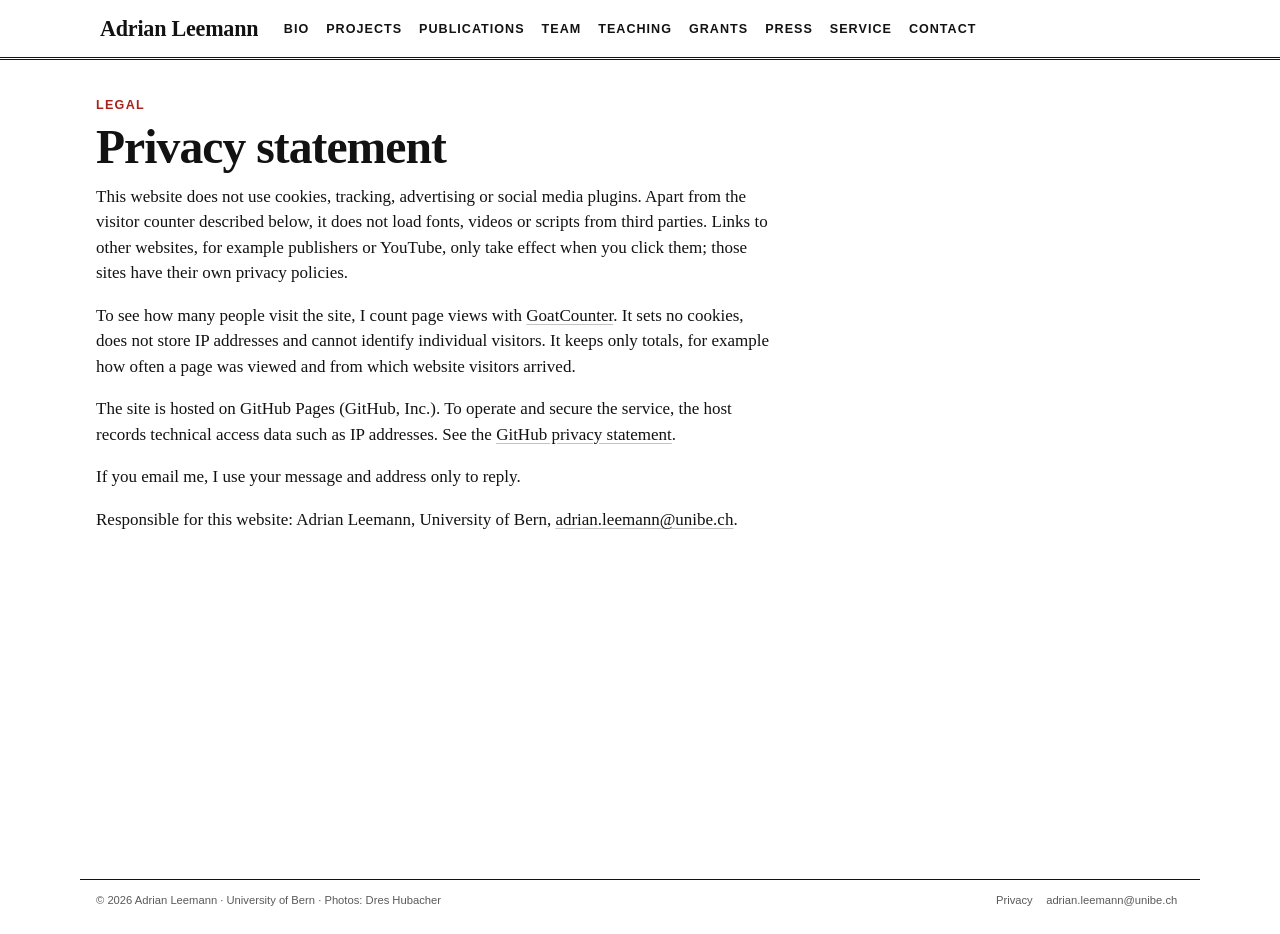
<file: privacy/index.html>
<!DOCTYPE html>
<html xmlns="http://www.w3.org/1999/xhtml" lang="en" xml:lang="en"><head>

<meta charset="utf-8">
<meta name="generator" content="quarto-1.8.25">

<meta name="viewport" content="width=device-width, initial-scale=1.0, user-scalable=yes">

<meta name="description" content="Privacy statement for adrianleemann.com: no cookies, no tracking, cookie-free visitor counts.">

<title>Privacy – Adrian Leemann</title>
<style>
code{white-space: pre-wrap;}
span.smallcaps{font-variant: small-caps;}
div.columns{display: flex; gap: min(4vw, 1.5em);}
div.column{flex: auto; overflow-x: auto;}
div.hanging-indent{margin-left: 1.5em; text-indent: -1.5em;}
ul.task-list{list-style: none;}
ul.task-list li input[type="checkbox"] {
  width: 0.8em;
  margin: 0 0.8em 0.2em -1em; /* quarto-specific, see https://github.com/quarto-dev/quarto-cli/issues/4556 */ 
  vertical-align: middle;
}
</style>


<script src="../site_libs/quarto-nav/quarto-nav.js"></script>
<script src="../site_libs/quarto-nav/headroom.min.js"></script>
<link href="../img/favicon.png" rel="icon" type="image/png">
<script src="../site_libs/clipboard/clipboard.min.js"></script>
<script src="../site_libs/quarto-html/quarto.js" type="module"></script>
<script src="../site_libs/quarto-html/tabsets/tabsets.js" type="module"></script>
<script src="../site_libs/quarto-html/axe/axe-check.js" type="module"></script>
<script src="../site_libs/quarto-html/popper.min.js"></script>
<script src="../site_libs/quarto-html/tippy.umd.min.js"></script>
<link href="../site_libs/quarto-html/tippy.css" rel="stylesheet">
<link href="../site_libs/quarto-html/quarto-syntax-highlighting-7b89279ff1a6dce999919e0e67d4d9ec.css" rel="stylesheet" id="quarto-text-highlighting-styles">
<script src="../site_libs/bootstrap/bootstrap.min.js"></script>
<link href="../site_libs/bootstrap/bootstrap-icons.css" rel="stylesheet">
<link href="../site_libs/bootstrap/bootstrap-3d8408335753349c125d7cd4a92f8ea4.min.css" rel="stylesheet" append-hash="true" id="quarto-bootstrap" data-mode="light">
<script id="quarto-search-options" type="application/json">{
  "language": {
    "search-no-results-text": "No results",
    "search-matching-documents-text": "matching documents",
    "search-copy-link-title": "Copy link to search",
    "search-hide-matches-text": "Hide additional matches",
    "search-more-match-text": "more match in this document",
    "search-more-matches-text": "more matches in this document",
    "search-clear-button-title": "Clear",
    "search-text-placeholder": "",
    "search-detached-cancel-button-title": "Cancel",
    "search-submit-button-title": "Submit",
    "search-label": "Search"
  }
}</script>
<link rel="apple-touch-icon" href="../img/apple-touch-icon.png">
<script data-goatcounter="https://adrianleemann.goatcounter.com/count" async="" src="//gc.zgo.at/count.js"></script>


<meta property="og:title" content="Privacy">
<meta property="og:description" content="Privacy statement for adrianleemann.com: no cookies, no tracking, cookie-free visitor counts.">
<meta property="og:image" content="https://www.adrianleemann.com/img/share-card.jpg">
<meta property="og:site_name" content="Adrian Leemann">
<meta name="twitter:title" content="Privacy">
<meta name="twitter:description" content="Privacy statement for adrianleemann.com: no cookies, no tracking, cookie-free visitor counts.">
<meta name="twitter:image" content="https://www.adrianleemann.com/img/share-card.jpg">
<meta name="twitter:card" content="summary_large_image">
</head>

<body class="nav-fixed quarto-light">

<div id="quarto-search-results"></div>
  <header id="quarto-header" class="headroom fixed-top">
    <nav class="navbar navbar-expand-lg " data-bs-theme="dark">
      <div class="navbar-container container-fluid">
      <div class="navbar-brand-container mx-auto">
    <a href="../index.html" class="navbar-brand navbar-brand-logo">
    </a>
    <a class="navbar-brand" href="../index.html">
    <span class="navbar-title">Adrian Leemann</span>
    </a>
  </div>
          <button class="navbar-toggler" type="button" data-bs-toggle="collapse" data-bs-target="#navbarCollapse" aria-controls="navbarCollapse" role="menu" aria-expanded="false" aria-label="Toggle navigation" onclick="if (window.quartoToggleHeadroom) { window.quartoToggleHeadroom(); }">
  <span class="navbar-toggler-icon"></span>
</button>
          <div class="collapse navbar-collapse" id="navbarCollapse">
            <ul class="navbar-nav navbar-nav-scroll me-auto">
  <li class="nav-item">
    <a class="nav-link" href="../short-bio/index.html"> 
<span class="menu-text">Bio</span></a>
  </li>  
  <li class="nav-item">
    <a class="nav-link" href="../projects/index.html"> 
<span class="menu-text">Projects</span></a>
  </li>  
  <li class="nav-item">
    <a class="nav-link" href="../publications/index.html"> 
<span class="menu-text">Publications</span></a>
  </li>  
  <li class="nav-item">
    <a class="nav-link" href="../team/index.html"> 
<span class="menu-text">Team</span></a>
  </li>  
  <li class="nav-item">
    <a class="nav-link" href="../teaching/index.html"> 
<span class="menu-text">Teaching</span></a>
  </li>  
  <li class="nav-item">
    <a class="nav-link" href="../grants/index.html"> 
<span class="menu-text">Grants</span></a>
  </li>  
  <li class="nav-item">
    <a class="nav-link" href="../press/index.html"> 
<span class="menu-text">Press</span></a>
  </li>  
  <li class="nav-item">
    <a class="nav-link" href="../professional-services/index.html"> 
<span class="menu-text">Service</span></a>
  </li>  
  <li class="nav-item">
    <a class="nav-link" href="../contact/index.html"> 
<span class="menu-text">Contact</span></a>
  </li>  
</ul>
          </div> <!-- /navcollapse -->
            <div class="quarto-navbar-tools">
</div>
      </div> <!-- /container-fluid -->
    </nav>
</header>
<!-- content -->
<div id="quarto-content" class="quarto-container page-columns page-rows-contents page-layout-full page-navbar">
<!-- sidebar -->
<!-- margin-sidebar -->
    
<!-- main -->
<main class="content column-page" id="quarto-document-content">

<header id="title-block-header" class="quarto-title-block default">
<div class="quarto-title">
<h1 class="title">Privacy</h1>
</div>

<div>
  <div class="description">
    Privacy statement for adrianleemann.com: no cookies, no tracking, cookie-free visitor counts.
  </div>
</div>


<div class="quarto-title-meta column-page">

    
  
    
  </div>
  


</header>


<div class="wrap phead">
  <div class="measure">
    <p class="kicker">Legal</p>
    <h1 class="ptitle">Privacy statement</h1>
    <p>This website does not use cookies, tracking, advertising or social media plugins. Apart from the visitor counter described below, it does not load fonts, videos or scripts from third parties. Links to other websites, for example publishers or YouTube, only take effect when you click them; those sites have their own privacy policies.</p>
    <p>To see how many people visit the site, I count page views with <a href="https://www.goatcounter.com">GoatCounter</a>. It sets no cookies, does not store IP addresses and cannot identify individual visitors. It keeps only totals, for example how often a page was viewed and from which website visitors arrived.</p>
    <p>The site is hosted on GitHub Pages (GitHub, Inc.). To operate and secure the service, the host records technical access data such as IP addresses. See the <a href="https://docs.github.com/en/site-policy/privacy-policies/github-general-privacy-statement">GitHub privacy statement</a>.</p>
    <p>If you email me, I use your message and address only to reply.</p>
    <p>Responsible for this website: Adrian Leemann, University of Bern, <a href="mailto:adrian.leemann@unibe.ch">adrian.leemann@unibe.ch</a>.</p>
  </div>
</div>



</main> <!-- /main -->
<script>
// Open PDFs and links to other websites in a new tab; navigation within the site stays in place.
document.addEventListener("DOMContentLoaded", function () {
  // email links are written as data-u / data-d so that spam bots cannot read them
  document.querySelectorAll("a.mail[data-u][data-d]").forEach(function (a) {
    a.href = "mailto:" + a.dataset.u + "@" + a.dataset.d;
  });
  document.querySelectorAll("a[href]").forEach(function (a) {
    var href = a.getAttribute("href");
    if (/^(mailto:|tel:|#)/i.test(href)) return;
    var url = new URL(href, location.href);
    var external = url.origin !== location.origin;
    var isPdf = /\.pdf$/i.test(url.pathname);
    if (external || isPdf) {
      a.setAttribute("target", "_blank");
      a.setAttribute("rel", "noopener");
    }
  });
});
</script>
<script id="quarto-html-after-body" type="application/javascript">
  window.document.addEventListener("DOMContentLoaded", function (event) {
    const isCodeAnnotation = (el) => {
      for (const clz of el.classList) {
        if (clz.startsWith('code-annotation-')) {                     
          return true;
        }
      }
      return false;
    }
    const onCopySuccess = function(e) {
      // button target
      const button = e.trigger;
      // don't keep focus
      button.blur();
      // flash "checked"
      button.classList.add('code-copy-button-checked');
      var currentTitle = button.getAttribute("title");
      button.setAttribute("title", "Copied!");
      let tooltip;
      if (window.bootstrap) {
        button.setAttribute("data-bs-toggle", "tooltip");
        button.setAttribute("data-bs-placement", "left");
        button.setAttribute("data-bs-title", "Copied!");
        tooltip = new bootstrap.Tooltip(button, 
          { trigger: "manual", 
            customClass: "code-copy-button-tooltip",
            offset: [0, -8]});
        tooltip.show();    
      }
      setTimeout(function() {
        if (tooltip) {
          tooltip.hide();
          button.removeAttribute("data-bs-title");
          button.removeAttribute("data-bs-toggle");
          button.removeAttribute("data-bs-placement");
        }
        button.setAttribute("title", currentTitle);
        button.classList.remove('code-copy-button-checked');
      }, 1000);
      // clear code selection
      e.clearSelection();
    }
    const getTextToCopy = function(trigger) {
      const outerScaffold = trigger.parentElement.cloneNode(true);
      const codeEl = outerScaffold.querySelector('code');
      for (const childEl of codeEl.children) {
        if (isCodeAnnotation(childEl)) {
          childEl.remove();
        }
      }
      return codeEl.innerText;
    }
    const clipboard = new window.ClipboardJS('.code-copy-button:not([data-in-quarto-modal])', {
      text: getTextToCopy
    });
    clipboard.on('success', onCopySuccess);
    if (window.document.getElementById('quarto-embedded-source-code-modal')) {
      const clipboardModal = new window.ClipboardJS('.code-copy-button[data-in-quarto-modal]', {
        text: getTextToCopy,
        container: window.document.getElementById('quarto-embedded-source-code-modal')
      });
      clipboardModal.on('success', onCopySuccess);
    }
      var localhostRegex = new RegExp(/^(?:http|https):\/\/localhost\:?[0-9]*\//);
      var mailtoRegex = new RegExp(/^mailto:/);
        var filterRegex = new RegExp("https:\/\/www\.adrianleemann\.com");
      var isInternal = (href) => {
          return filterRegex.test(href) || localhostRegex.test(href) || mailtoRegex.test(href);
      }
      // Inspect non-navigation links and adorn them if external
     var links = window.document.querySelectorAll('a[href]:not(.nav-link):not(.navbar-brand):not(.toc-action):not(.sidebar-link):not(.sidebar-item-toggle):not(.pagination-link):not(.no-external):not([aria-hidden]):not(.dropdown-item):not(.quarto-navigation-tool):not(.about-link)');
      for (var i=0; i<links.length; i++) {
        const link = links[i];
        if (!isInternal(link.href)) {
          // undo the damage that might have been done by quarto-nav.js in the case of
          // links that we want to consider external
          if (link.dataset.originalHref !== undefined) {
            link.href = link.dataset.originalHref;
          }
        }
      }
    function tippyHover(el, contentFn, onTriggerFn, onUntriggerFn) {
      const config = {
        allowHTML: true,
        maxWidth: 500,
        delay: 100,
        arrow: false,
        appendTo: function(el) {
            return el.parentElement;
        },
        interactive: true,
        interactiveBorder: 10,
        theme: 'quarto',
        placement: 'bottom-start',
      };
      if (contentFn) {
        config.content = contentFn;
      }
      if (onTriggerFn) {
        config.onTrigger = onTriggerFn;
      }
      if (onUntriggerFn) {
        config.onUntrigger = onUntriggerFn;
      }
      window.tippy(el, config); 
    }
    const noterefs = window.document.querySelectorAll('a[role="doc-noteref"]');
    for (var i=0; i<noterefs.length; i++) {
      const ref = noterefs[i];
      tippyHover(ref, function() {
        // use id or data attribute instead here
        let href = ref.getAttribute('data-footnote-href') || ref.getAttribute('href');
        try { href = new URL(href).hash; } catch {}
        const id = href.replace(/^#\/?/, "");
        const note = window.document.getElementById(id);
        if (note) {
          return note.innerHTML;
        } else {
          return "";
        }
      });
    }
    const xrefs = window.document.querySelectorAll('a.quarto-xref');
    const processXRef = (id, note) => {
      // Strip column container classes
      const stripColumnClz = (el) => {
        el.classList.remove("page-full", "page-columns");
        if (el.children) {
          for (const child of el.children) {
            stripColumnClz(child);
          }
        }
      }
      stripColumnClz(note)
      if (id === null || id.startsWith('sec-')) {
        // Special case sections, only their first couple elements
        const container = document.createElement("div");
        if (note.children && note.children.length > 2) {
          container.appendChild(note.children[0].cloneNode(true));
          for (let i = 1; i < note.children.length; i++) {
            const child = note.children[i];
            if (child.tagName === "P" && child.innerText === "") {
              continue;
            } else {
              container.appendChild(child.cloneNode(true));
              break;
            }
          }
          if (window.Quarto?.typesetMath) {
            window.Quarto.typesetMath(container);
          }
          return container.innerHTML
        } else {
          if (window.Quarto?.typesetMath) {
            window.Quarto.typesetMath(note);
          }
          return note.innerHTML;
        }
      } else {
        // Remove any anchor links if they are present
        const anchorLink = note.querySelector('a.anchorjs-link');
        if (anchorLink) {
          anchorLink.remove();
        }
        if (window.Quarto?.typesetMath) {
          window.Quarto.typesetMath(note);
        }
        if (note.classList.contains("callout")) {
          return note.outerHTML;
        } else {
          return note.innerHTML;
        }
      }
    }
    for (var i=0; i<xrefs.length; i++) {
      const xref = xrefs[i];
      tippyHover(xref, undefined, function(instance) {
        instance.disable();
        let url = xref.getAttribute('href');
        let hash = undefined; 
        if (url.startsWith('#')) {
          hash = url;
        } else {
          try { hash = new URL(url).hash; } catch {}
        }
        if (hash) {
          const id = hash.replace(/^#\/?/, "");
          const note = window.document.getElementById(id);
          if (note !== null) {
            try {
              const html = processXRef(id, note.cloneNode(true));
              instance.setContent(html);
            } finally {
              instance.enable();
              instance.show();
            }
          } else {
            // See if we can fetch this
            fetch(url.split('#')[0])
            .then(res => res.text())
            .then(html => {
              const parser = new DOMParser();
              const htmlDoc = parser.parseFromString(html, "text/html");
              const note = htmlDoc.getElementById(id);
              if (note !== null) {
                const html = processXRef(id, note);
                instance.setContent(html);
              } 
            }).finally(() => {
              instance.enable();
              instance.show();
            });
          }
        } else {
          // See if we can fetch a full url (with no hash to target)
          // This is a special case and we should probably do some content thinning / targeting
          fetch(url)
          .then(res => res.text())
          .then(html => {
            const parser = new DOMParser();
            const htmlDoc = parser.parseFromString(html, "text/html");
            const note = htmlDoc.querySelector('main.content');
            if (note !== null) {
              // This should only happen for chapter cross references
              // (since there is no id in the URL)
              // remove the first header
              if (note.children.length > 0 && note.children[0].tagName === "HEADER") {
                note.children[0].remove();
              }
              const html = processXRef(null, note);
              instance.setContent(html);
            } 
          }).finally(() => {
            instance.enable();
            instance.show();
          });
        }
      }, function(instance) {
      });
    }
        let selectedAnnoteEl;
        const selectorForAnnotation = ( cell, annotation) => {
          let cellAttr = 'data-code-cell="' + cell + '"';
          let lineAttr = 'data-code-annotation="' +  annotation + '"';
          const selector = 'span[' + cellAttr + '][' + lineAttr + ']';
          return selector;
        }
        const selectCodeLines = (annoteEl) => {
          const doc = window.document;
          const targetCell = annoteEl.getAttribute("data-target-cell");
          const targetAnnotation = annoteEl.getAttribute("data-target-annotation");
          const annoteSpan = window.document.querySelector(selectorForAnnotation(targetCell, targetAnnotation));
          const lines = annoteSpan.getAttribute("data-code-lines").split(",");
          const lineIds = lines.map((line) => {
            return targetCell + "-" + line;
          })
          let top = null;
          let height = null;
          let parent = null;
          if (lineIds.length > 0) {
              //compute the position of the single el (top and bottom and make a div)
              const el = window.document.getElementById(lineIds[0]);
              top = el.offsetTop;
              height = el.offsetHeight;
              parent = el.parentElement.parentElement;
            if (lineIds.length > 1) {
              const lastEl = window.document.getElementById(lineIds[lineIds.length - 1]);
              const bottom = lastEl.offsetTop + lastEl.offsetHeight;
              height = bottom - top;
            }
            if (top !== null && height !== null && parent !== null) {
              // cook up a div (if necessary) and position it 
              let div = window.document.getElementById("code-annotation-line-highlight");
              if (div === null) {
                div = window.document.createElement("div");
                div.setAttribute("id", "code-annotation-line-highlight");
                div.style.position = 'absolute';
                parent.appendChild(div);
              }
              div.style.top = top - 2 + "px";
              div.style.height = height + 4 + "px";
              div.style.left = 0;
              let gutterDiv = window.document.getElementById("code-annotation-line-highlight-gutter");
              if (gutterDiv === null) {
                gutterDiv = window.document.createElement("div");
                gutterDiv.setAttribute("id", "code-annotation-line-highlight-gutter");
                gutterDiv.style.position = 'absolute';
                const codeCell = window.document.getElementById(targetCell);
                const gutter = codeCell.querySelector('.code-annotation-gutter');
                gutter.appendChild(gutterDiv);
              }
              gutterDiv.style.top = top - 2 + "px";
              gutterDiv.style.height = height + 4 + "px";
            }
            selectedAnnoteEl = annoteEl;
          }
        };
        const unselectCodeLines = () => {
          const elementsIds = ["code-annotation-line-highlight", "code-annotation-line-highlight-gutter"];
          elementsIds.forEach((elId) => {
            const div = window.document.getElementById(elId);
            if (div) {
              div.remove();
            }
          });
          selectedAnnoteEl = undefined;
        };
          // Handle positioning of the toggle
      window.addEventListener(
        "resize",
        throttle(() => {
          elRect = undefined;
          if (selectedAnnoteEl) {
            selectCodeLines(selectedAnnoteEl);
          }
        }, 10)
      );
      function throttle(fn, ms) {
      let throttle = false;
      let timer;
        return (...args) => {
          if(!throttle) { // first call gets through
              fn.apply(this, args);
              throttle = true;
          } else { // all the others get throttled
              if(timer) clearTimeout(timer); // cancel #2
              timer = setTimeout(() => {
                fn.apply(this, args);
                timer = throttle = false;
              }, ms);
          }
        };
      }
        // Attach click handler to the DT
        const annoteDls = window.document.querySelectorAll('dt[data-target-cell]');
        for (const annoteDlNode of annoteDls) {
          annoteDlNode.addEventListener('click', (event) => {
            const clickedEl = event.target;
            if (clickedEl !== selectedAnnoteEl) {
              unselectCodeLines();
              const activeEl = window.document.querySelector('dt[data-target-cell].code-annotation-active');
              if (activeEl) {
                activeEl.classList.remove('code-annotation-active');
              }
              selectCodeLines(clickedEl);
              clickedEl.classList.add('code-annotation-active');
            } else {
              // Unselect the line
              unselectCodeLines();
              clickedEl.classList.remove('code-annotation-active');
            }
          });
        }
    const findCites = (el) => {
      const parentEl = el.parentElement;
      if (parentEl) {
        const cites = parentEl.dataset.cites;
        if (cites) {
          return {
            el,
            cites: cites.split(' ')
          };
        } else {
          return findCites(el.parentElement)
        }
      } else {
        return undefined;
      }
    };
    var bibliorefs = window.document.querySelectorAll('a[role="doc-biblioref"]');
    for (var i=0; i<bibliorefs.length; i++) {
      const ref = bibliorefs[i];
      const citeInfo = findCites(ref);
      if (citeInfo) {
        tippyHover(citeInfo.el, function() {
          var popup = window.document.createElement('div');
          citeInfo.cites.forEach(function(cite) {
            var citeDiv = window.document.createElement('div');
            citeDiv.classList.add('hanging-indent');
            citeDiv.classList.add('csl-entry');
            var biblioDiv = window.document.getElementById('ref-' + cite);
            if (biblioDiv) {
              citeDiv.innerHTML = biblioDiv.innerHTML;
            }
            popup.appendChild(citeDiv);
          });
          return popup.innerHTML;
        });
      }
    }
  });
  </script>
</div> <!-- /content -->
<footer class="footer">
  <div class="nav-footer">
    <div class="nav-footer-left">
<p>© 2026 Adrian Leemann · University of Bern · Photos: Dres Hubacher</p>
</div>   
    <div class="nav-footer-center">
      &nbsp;
    </div>
    <div class="nav-footer-right">
      <ul class="footer-items list-unstyled">
    <li class="nav-item">
    <a class="nav-link active" href="../privacy/index.html" aria-current="page">
<p>Privacy</p>
</a>
  </li>  
    <li class="nav-item">
    <a class="nav-link" href="mailto:adrian.leemann@unibe.ch">
<p>adrian.leemann@unibe.ch</p>
</a>
  </li>  
</ul>
    </div>
  </div>
</footer>




</body></html>
</file>
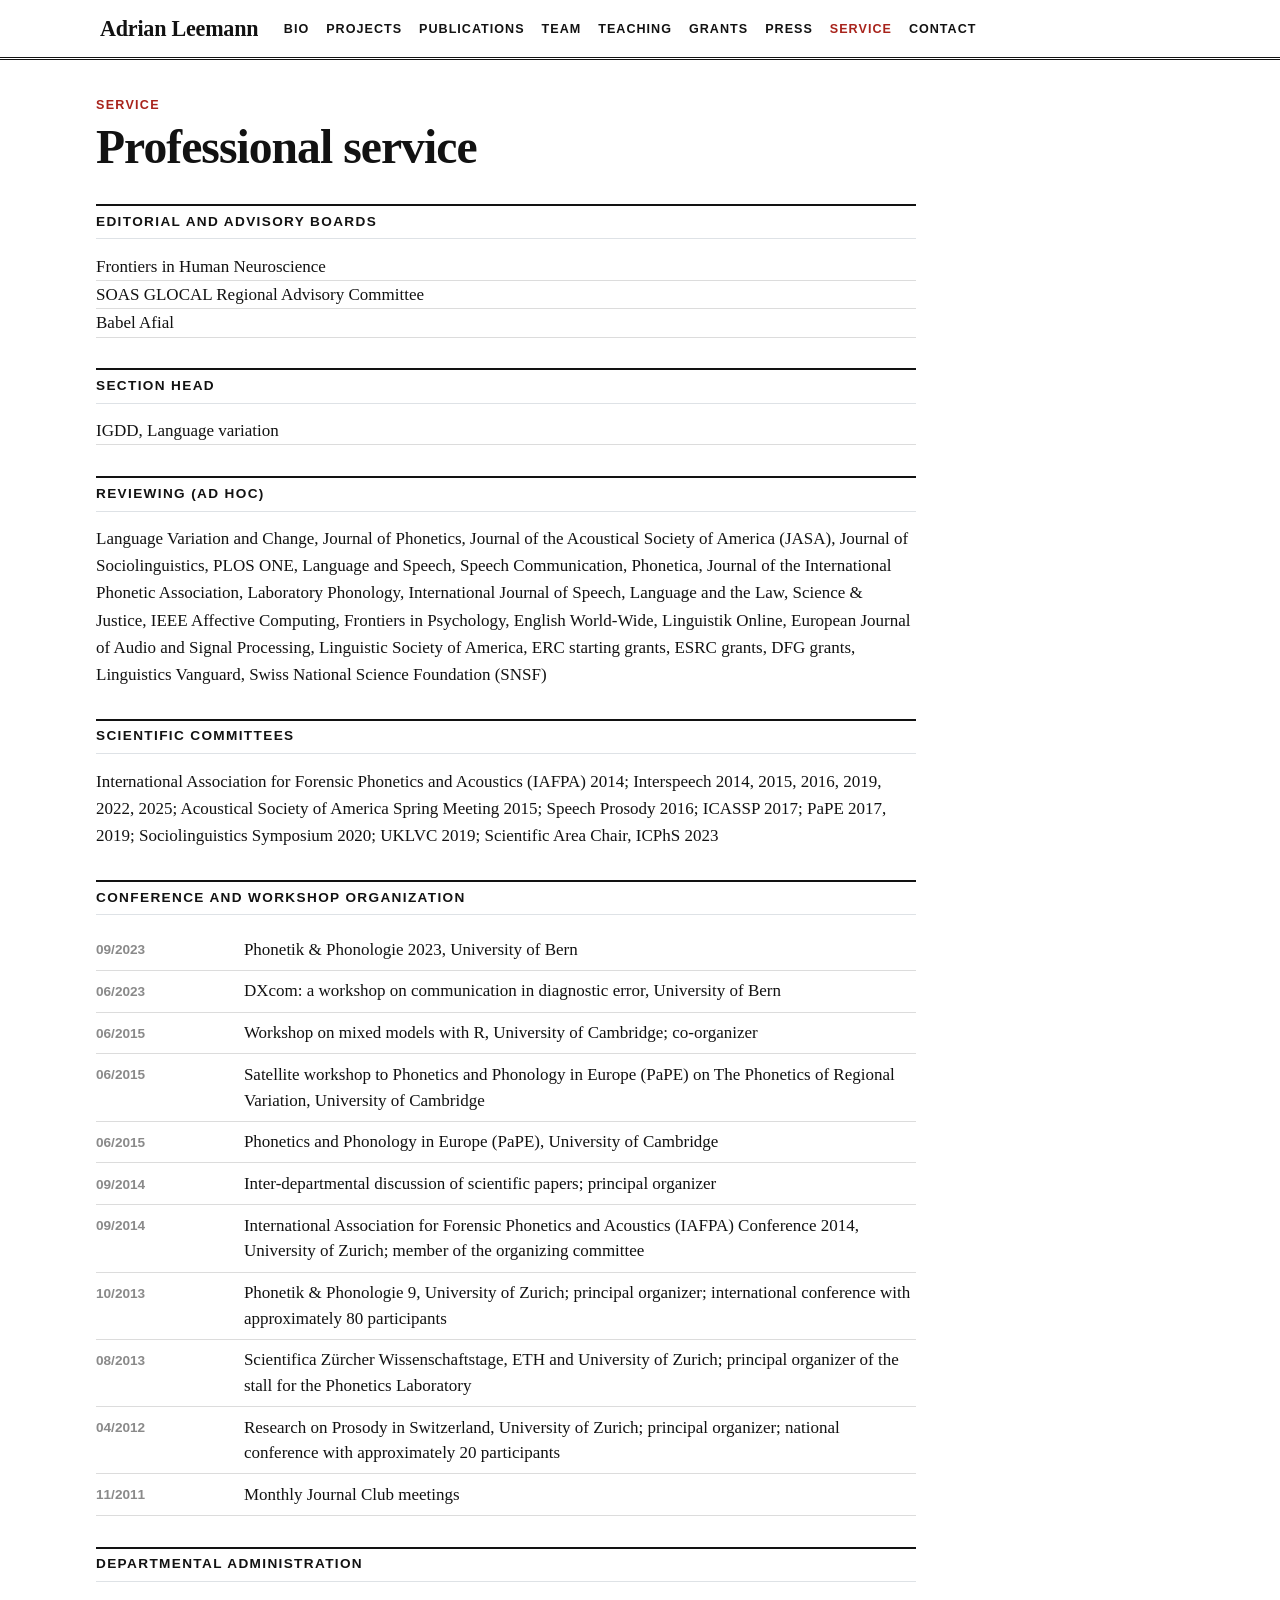
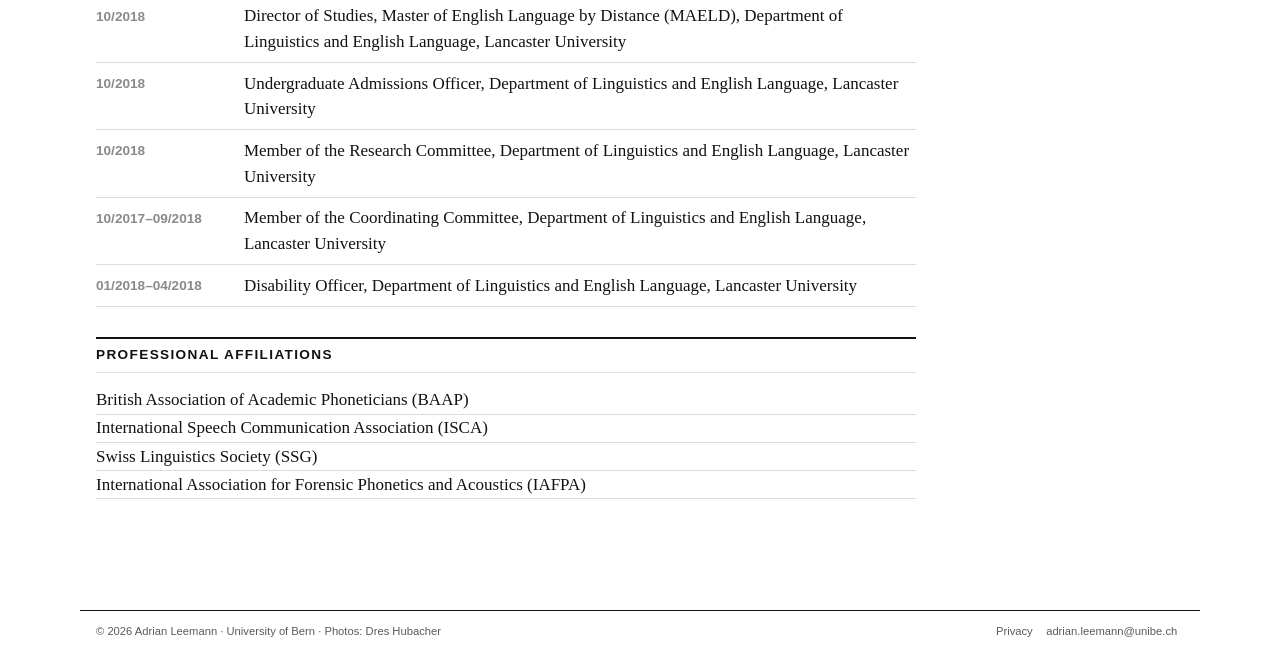
<file: professional-services/index.html>
<!DOCTYPE html>
<html xmlns="http://www.w3.org/1999/xhtml" lang="en" xml:lang="en"><head>

<meta charset="utf-8">
<meta name="generator" content="quarto-1.8.25">

<meta name="viewport" content="width=device-width, initial-scale=1.0, user-scalable=yes">

<meta name="description" content="Professional service of Adrian Leemann: editorial boards, reviewing, scientific committees and conference organization.">

<title>Professional service – Adrian Leemann</title>
<style>
code{white-space: pre-wrap;}
span.smallcaps{font-variant: small-caps;}
div.columns{display: flex; gap: min(4vw, 1.5em);}
div.column{flex: auto; overflow-x: auto;}
div.hanging-indent{margin-left: 1.5em; text-indent: -1.5em;}
ul.task-list{list-style: none;}
ul.task-list li input[type="checkbox"] {
  width: 0.8em;
  margin: 0 0.8em 0.2em -1em; /* quarto-specific, see https://github.com/quarto-dev/quarto-cli/issues/4556 */ 
  vertical-align: middle;
}
</style>


<script src="../site_libs/quarto-nav/quarto-nav.js"></script>
<script src="../site_libs/quarto-nav/headroom.min.js"></script>
<link href="../img/favicon.png" rel="icon" type="image/png">
<script src="../site_libs/clipboard/clipboard.min.js"></script>
<script src="../site_libs/quarto-html/quarto.js" type="module"></script>
<script src="../site_libs/quarto-html/tabsets/tabsets.js" type="module"></script>
<script src="../site_libs/quarto-html/axe/axe-check.js" type="module"></script>
<script src="../site_libs/quarto-html/popper.min.js"></script>
<script src="../site_libs/quarto-html/tippy.umd.min.js"></script>
<link href="../site_libs/quarto-html/tippy.css" rel="stylesheet">
<link href="../site_libs/quarto-html/quarto-syntax-highlighting-7b89279ff1a6dce999919e0e67d4d9ec.css" rel="stylesheet" id="quarto-text-highlighting-styles">
<script src="../site_libs/bootstrap/bootstrap.min.js"></script>
<link href="../site_libs/bootstrap/bootstrap-icons.css" rel="stylesheet">
<link href="../site_libs/bootstrap/bootstrap-3d8408335753349c125d7cd4a92f8ea4.min.css" rel="stylesheet" append-hash="true" id="quarto-bootstrap" data-mode="light">
<script id="quarto-search-options" type="application/json">{
  "language": {
    "search-no-results-text": "No results",
    "search-matching-documents-text": "matching documents",
    "search-copy-link-title": "Copy link to search",
    "search-hide-matches-text": "Hide additional matches",
    "search-more-match-text": "more match in this document",
    "search-more-matches-text": "more matches in this document",
    "search-clear-button-title": "Clear",
    "search-text-placeholder": "",
    "search-detached-cancel-button-title": "Cancel",
    "search-submit-button-title": "Submit",
    "search-label": "Search"
  }
}</script>
<link rel="apple-touch-icon" href="../img/apple-touch-icon.png">
<script data-goatcounter="https://adrianleemann.goatcounter.com/count" async="" src="//gc.zgo.at/count.js"></script>


<meta property="og:title" content="Professional service">
<meta property="og:description" content="Professional service of Adrian Leemann: editorial boards, reviewing, scientific committees and conference organization.">
<meta property="og:image" content="https://www.adrianleemann.com/img/share-card.jpg">
<meta property="og:site_name" content="Adrian Leemann">
<meta name="twitter:title" content="Professional service">
<meta name="twitter:description" content="Professional service of Adrian Leemann: editorial boards, reviewing, scientific committees and conference organization.">
<meta name="twitter:image" content="https://www.adrianleemann.com/img/share-card.jpg">
<meta name="twitter:card" content="summary_large_image">
</head>

<body class="nav-fixed quarto-light">

<div id="quarto-search-results"></div>
  <header id="quarto-header" class="headroom fixed-top">
    <nav class="navbar navbar-expand-lg " data-bs-theme="dark">
      <div class="navbar-container container-fluid">
      <div class="navbar-brand-container mx-auto">
    <a href="../index.html" class="navbar-brand navbar-brand-logo">
    </a>
    <a class="navbar-brand" href="../index.html">
    <span class="navbar-title">Adrian Leemann</span>
    </a>
  </div>
          <button class="navbar-toggler" type="button" data-bs-toggle="collapse" data-bs-target="#navbarCollapse" aria-controls="navbarCollapse" role="menu" aria-expanded="false" aria-label="Toggle navigation" onclick="if (window.quartoToggleHeadroom) { window.quartoToggleHeadroom(); }">
  <span class="navbar-toggler-icon"></span>
</button>
          <div class="collapse navbar-collapse" id="navbarCollapse">
            <ul class="navbar-nav navbar-nav-scroll me-auto">
  <li class="nav-item">
    <a class="nav-link" href="../short-bio/index.html"> 
<span class="menu-text">Bio</span></a>
  </li>  
  <li class="nav-item">
    <a class="nav-link" href="../projects/index.html"> 
<span class="menu-text">Projects</span></a>
  </li>  
  <li class="nav-item">
    <a class="nav-link" href="../publications/index.html"> 
<span class="menu-text">Publications</span></a>
  </li>  
  <li class="nav-item">
    <a class="nav-link" href="../team/index.html"> 
<span class="menu-text">Team</span></a>
  </li>  
  <li class="nav-item">
    <a class="nav-link" href="../teaching/index.html"> 
<span class="menu-text">Teaching</span></a>
  </li>  
  <li class="nav-item">
    <a class="nav-link" href="../grants/index.html"> 
<span class="menu-text">Grants</span></a>
  </li>  
  <li class="nav-item">
    <a class="nav-link" href="../press/index.html"> 
<span class="menu-text">Press</span></a>
  </li>  
  <li class="nav-item">
    <a class="nav-link active" href="../professional-services/index.html" aria-current="page"> 
<span class="menu-text">Service</span></a>
  </li>  
  <li class="nav-item">
    <a class="nav-link" href="../contact/index.html"> 
<span class="menu-text">Contact</span></a>
  </li>  
</ul>
          </div> <!-- /navcollapse -->
            <div class="quarto-navbar-tools">
</div>
      </div> <!-- /container-fluid -->
    </nav>
</header>
<!-- content -->
<div id="quarto-content" class="quarto-container page-columns page-rows-contents page-layout-full page-navbar">
<!-- sidebar -->
<!-- margin-sidebar -->
    
<!-- main -->
<main class="content column-page" id="quarto-document-content">

<header id="title-block-header" class="quarto-title-block default">
<div class="quarto-title">
<h1 class="title">Service</h1>
</div>

<div>
  <div class="description">
    Professional service of Adrian Leemann: editorial boards, reviewing, scientific committees and conference organization.
  </div>
</div>


<div class="quarto-title-meta column-page">

    
  
    
  </div>
  


</header>


<div class="wrap"><header class="measure phead"><p class="kicker">Service</p><h1 class="ptitle">Professional service</h1></header><div class="measure" style="max-width:820px"><h2 class="section-head">Editorial and advisory boards</h2><ul class="plain svc-list"><li>Frontiers in Human Neuroscience</li><li>SOAS GLOCAL Regional Advisory Committee</li><li>Babel Afial</li></ul><h2 class="section-head">Section head</h2><ul class="plain svc-list"><li>IGDD, Language variation</li></ul><h2 class="section-head">Reviewing (ad hoc)</h2><p class="svc-text">Language Variation and Change, Journal of Phonetics, Journal of the Acoustical Society of America (JASA), Journal of Sociolinguistics, PLOS ONE, Language and Speech, Speech Communication, Phonetica, Journal of the International Phonetic Association, Laboratory Phonology, International Journal of Speech, Language and the Law, Science &amp; Justice, IEEE Affective Computing, Frontiers in Psychology, English World-Wide, Linguistik Online, European Journal of Audio and Signal Processing, Linguistic Society of America, ERC starting grants, ESRC grants, DFG grants, Linguistics Vanguard, Swiss National Science Foundation (SNSF)</p><h2 class="section-head">Scientific committees</h2><p class="svc-text">International Association for Forensic Phonetics and Acoustics (IAFPA) 2014; Interspeech 2014, 2015, 2016, 2019, 2022, 2025; Acoustical Society of America Spring Meeting 2015; Speech Prosody 2016; ICASSP 2017; PaPE 2017, 2019; Sociolinguistics Symposium 2020; UKLVC 2019; Scientific Area Chair, ICPhS 2023</p><h2 class="section-head">Conference and workshop organization</h2><div class="row-item"><div class="when">09/2023</div><div>Phonetik &amp; Phonologie 2023, University of Bern</div></div><div class="row-item"><div class="when">06/2023</div><div>DXcom: a workshop on communication in diagnostic error, University of Bern</div></div><div class="row-item"><div class="when">06/2015</div><div>Workshop on mixed models with R, University of Cambridge; co-organizer</div></div><div class="row-item"><div class="when">06/2015</div><div>Satellite workshop to Phonetics and Phonology in Europe (PaPE) on The Phonetics of Regional Variation, University of Cambridge</div></div><div class="row-item"><div class="when">06/2015</div><div>Phonetics and Phonology in Europe (PaPE), University of Cambridge</div></div><div class="row-item"><div class="when">09/2014</div><div>Inter-departmental discussion of scientific papers; principal organizer</div></div><div class="row-item"><div class="when">09/2014</div><div>International Association for Forensic Phonetics and Acoustics (IAFPA) Conference 2014, University of Zurich; member of the organizing committee</div></div><div class="row-item"><div class="when">10/2013</div><div>Phonetik &amp; Phonologie 9, University of Zurich; principal organizer; international conference with approximately 80 participants</div></div><div class="row-item"><div class="when">08/2013</div><div>Scientifica Zürcher Wissenschaftstage, ETH and University of Zurich; principal organizer of the stall for the Phonetics Laboratory</div></div><div class="row-item"><div class="when">04/2012</div><div>Research on Prosody in Switzerland, University of Zurich; principal organizer; national conference with approximately 20 participants</div></div><div class="row-item"><div class="when">11/2011</div><div>Monthly Journal Club meetings</div></div><h2 class="section-head">Departmental administration</h2><div class="row-item"><div class="when">10/2018</div><div>Director of Studies, Master of English Language by Distance (MAELD), Department of Linguistics and English Language, Lancaster University</div></div><div class="row-item"><div class="when">10/2018</div><div>Undergraduate Admissions Officer, Department of Linguistics and English Language, Lancaster University</div></div><div class="row-item"><div class="when">10/2018</div><div>Member of the Research Committee, Department of Linguistics and English Language, Lancaster University</div></div><div class="row-item"><div class="when">10/2017–09/2018</div><div>Member of the Coordinating Committee, Department of Linguistics and English Language, Lancaster University</div></div><div class="row-item"><div class="when">01/2018–04/2018</div><div>Disability Officer, Department of Linguistics and English Language, Lancaster University</div></div><h2 class="section-head">Professional affiliations</h2><ul class="plain svc-list"><li>British Association of Academic Phoneticians (BAAP)</li><li>International Speech Communication Association (ISCA)</li><li>Swiss Linguistics Society (SSG)</li><li>International Association for Forensic Phonetics and Acoustics (IAFPA)</li></ul></div></div>



</main> <!-- /main -->
<script>
// Open PDFs and links to other websites in a new tab; navigation within the site stays in place.
document.addEventListener("DOMContentLoaded", function () {
  // email links are written as data-u / data-d so that spam bots cannot read them
  document.querySelectorAll("a.mail[data-u][data-d]").forEach(function (a) {
    a.href = "mailto:" + a.dataset.u + "@" + a.dataset.d;
  });
  document.querySelectorAll("a[href]").forEach(function (a) {
    var href = a.getAttribute("href");
    if (/^(mailto:|tel:|#)/i.test(href)) return;
    var url = new URL(href, location.href);
    var external = url.origin !== location.origin;
    var isPdf = /\.pdf$/i.test(url.pathname);
    if (external || isPdf) {
      a.setAttribute("target", "_blank");
      a.setAttribute("rel", "noopener");
    }
  });
});
</script>
<script id="quarto-html-after-body" type="application/javascript">
  window.document.addEventListener("DOMContentLoaded", function (event) {
    const isCodeAnnotation = (el) => {
      for (const clz of el.classList) {
        if (clz.startsWith('code-annotation-')) {                     
          return true;
        }
      }
      return false;
    }
    const onCopySuccess = function(e) {
      // button target
      const button = e.trigger;
      // don't keep focus
      button.blur();
      // flash "checked"
      button.classList.add('code-copy-button-checked');
      var currentTitle = button.getAttribute("title");
      button.setAttribute("title", "Copied!");
      let tooltip;
      if (window.bootstrap) {
        button.setAttribute("data-bs-toggle", "tooltip");
        button.setAttribute("data-bs-placement", "left");
        button.setAttribute("data-bs-title", "Copied!");
        tooltip = new bootstrap.Tooltip(button, 
          { trigger: "manual", 
            customClass: "code-copy-button-tooltip",
            offset: [0, -8]});
        tooltip.show();    
      }
      setTimeout(function() {
        if (tooltip) {
          tooltip.hide();
          button.removeAttribute("data-bs-title");
          button.removeAttribute("data-bs-toggle");
          button.removeAttribute("data-bs-placement");
        }
        button.setAttribute("title", currentTitle);
        button.classList.remove('code-copy-button-checked');
      }, 1000);
      // clear code selection
      e.clearSelection();
    }
    const getTextToCopy = function(trigger) {
      const outerScaffold = trigger.parentElement.cloneNode(true);
      const codeEl = outerScaffold.querySelector('code');
      for (const childEl of codeEl.children) {
        if (isCodeAnnotation(childEl)) {
          childEl.remove();
        }
      }
      return codeEl.innerText;
    }
    const clipboard = new window.ClipboardJS('.code-copy-button:not([data-in-quarto-modal])', {
      text: getTextToCopy
    });
    clipboard.on('success', onCopySuccess);
    if (window.document.getElementById('quarto-embedded-source-code-modal')) {
      const clipboardModal = new window.ClipboardJS('.code-copy-button[data-in-quarto-modal]', {
        text: getTextToCopy,
        container: window.document.getElementById('quarto-embedded-source-code-modal')
      });
      clipboardModal.on('success', onCopySuccess);
    }
      var localhostRegex = new RegExp(/^(?:http|https):\/\/localhost\:?[0-9]*\//);
      var mailtoRegex = new RegExp(/^mailto:/);
        var filterRegex = new RegExp("https:\/\/www\.adrianleemann\.com");
      var isInternal = (href) => {
          return filterRegex.test(href) || localhostRegex.test(href) || mailtoRegex.test(href);
      }
      // Inspect non-navigation links and adorn them if external
     var links = window.document.querySelectorAll('a[href]:not(.nav-link):not(.navbar-brand):not(.toc-action):not(.sidebar-link):not(.sidebar-item-toggle):not(.pagination-link):not(.no-external):not([aria-hidden]):not(.dropdown-item):not(.quarto-navigation-tool):not(.about-link)');
      for (var i=0; i<links.length; i++) {
        const link = links[i];
        if (!isInternal(link.href)) {
          // undo the damage that might have been done by quarto-nav.js in the case of
          // links that we want to consider external
          if (link.dataset.originalHref !== undefined) {
            link.href = link.dataset.originalHref;
          }
        }
      }
    function tippyHover(el, contentFn, onTriggerFn, onUntriggerFn) {
      const config = {
        allowHTML: true,
        maxWidth: 500,
        delay: 100,
        arrow: false,
        appendTo: function(el) {
            return el.parentElement;
        },
        interactive: true,
        interactiveBorder: 10,
        theme: 'quarto',
        placement: 'bottom-start',
      };
      if (contentFn) {
        config.content = contentFn;
      }
      if (onTriggerFn) {
        config.onTrigger = onTriggerFn;
      }
      if (onUntriggerFn) {
        config.onUntrigger = onUntriggerFn;
      }
      window.tippy(el, config); 
    }
    const noterefs = window.document.querySelectorAll('a[role="doc-noteref"]');
    for (var i=0; i<noterefs.length; i++) {
      const ref = noterefs[i];
      tippyHover(ref, function() {
        // use id or data attribute instead here
        let href = ref.getAttribute('data-footnote-href') || ref.getAttribute('href');
        try { href = new URL(href).hash; } catch {}
        const id = href.replace(/^#\/?/, "");
        const note = window.document.getElementById(id);
        if (note) {
          return note.innerHTML;
        } else {
          return "";
        }
      });
    }
    const xrefs = window.document.querySelectorAll('a.quarto-xref');
    const processXRef = (id, note) => {
      // Strip column container classes
      const stripColumnClz = (el) => {
        el.classList.remove("page-full", "page-columns");
        if (el.children) {
          for (const child of el.children) {
            stripColumnClz(child);
          }
        }
      }
      stripColumnClz(note)
      if (id === null || id.startsWith('sec-')) {
        // Special case sections, only their first couple elements
        const container = document.createElement("div");
        if (note.children && note.children.length > 2) {
          container.appendChild(note.children[0].cloneNode(true));
          for (let i = 1; i < note.children.length; i++) {
            const child = note.children[i];
            if (child.tagName === "P" && child.innerText === "") {
              continue;
            } else {
              container.appendChild(child.cloneNode(true));
              break;
            }
          }
          if (window.Quarto?.typesetMath) {
            window.Quarto.typesetMath(container);
          }
          return container.innerHTML
        } else {
          if (window.Quarto?.typesetMath) {
            window.Quarto.typesetMath(note);
          }
          return note.innerHTML;
        }
      } else {
        // Remove any anchor links if they are present
        const anchorLink = note.querySelector('a.anchorjs-link');
        if (anchorLink) {
          anchorLink.remove();
        }
        if (window.Quarto?.typesetMath) {
          window.Quarto.typesetMath(note);
        }
        if (note.classList.contains("callout")) {
          return note.outerHTML;
        } else {
          return note.innerHTML;
        }
      }
    }
    for (var i=0; i<xrefs.length; i++) {
      const xref = xrefs[i];
      tippyHover(xref, undefined, function(instance) {
        instance.disable();
        let url = xref.getAttribute('href');
        let hash = undefined; 
        if (url.startsWith('#')) {
          hash = url;
        } else {
          try { hash = new URL(url).hash; } catch {}
        }
        if (hash) {
          const id = hash.replace(/^#\/?/, "");
          const note = window.document.getElementById(id);
          if (note !== null) {
            try {
              const html = processXRef(id, note.cloneNode(true));
              instance.setContent(html);
            } finally {
              instance.enable();
              instance.show();
            }
          } else {
            // See if we can fetch this
            fetch(url.split('#')[0])
            .then(res => res.text())
            .then(html => {
              const parser = new DOMParser();
              const htmlDoc = parser.parseFromString(html, "text/html");
              const note = htmlDoc.getElementById(id);
              if (note !== null) {
                const html = processXRef(id, note);
                instance.setContent(html);
              } 
            }).finally(() => {
              instance.enable();
              instance.show();
            });
          }
        } else {
          // See if we can fetch a full url (with no hash to target)
          // This is a special case and we should probably do some content thinning / targeting
          fetch(url)
          .then(res => res.text())
          .then(html => {
            const parser = new DOMParser();
            const htmlDoc = parser.parseFromString(html, "text/html");
            const note = htmlDoc.querySelector('main.content');
            if (note !== null) {
              // This should only happen for chapter cross references
              // (since there is no id in the URL)
              // remove the first header
              if (note.children.length > 0 && note.children[0].tagName === "HEADER") {
                note.children[0].remove();
              }
              const html = processXRef(null, note);
              instance.setContent(html);
            } 
          }).finally(() => {
            instance.enable();
            instance.show();
          });
        }
      }, function(instance) {
      });
    }
        let selectedAnnoteEl;
        const selectorForAnnotation = ( cell, annotation) => {
          let cellAttr = 'data-code-cell="' + cell + '"';
          let lineAttr = 'data-code-annotation="' +  annotation + '"';
          const selector = 'span[' + cellAttr + '][' + lineAttr + ']';
          return selector;
        }
        const selectCodeLines = (annoteEl) => {
          const doc = window.document;
          const targetCell = annoteEl.getAttribute("data-target-cell");
          const targetAnnotation = annoteEl.getAttribute("data-target-annotation");
          const annoteSpan = window.document.querySelector(selectorForAnnotation(targetCell, targetAnnotation));
          const lines = annoteSpan.getAttribute("data-code-lines").split(",");
          const lineIds = lines.map((line) => {
            return targetCell + "-" + line;
          })
          let top = null;
          let height = null;
          let parent = null;
          if (lineIds.length > 0) {
              //compute the position of the single el (top and bottom and make a div)
              const el = window.document.getElementById(lineIds[0]);
              top = el.offsetTop;
              height = el.offsetHeight;
              parent = el.parentElement.parentElement;
            if (lineIds.length > 1) {
              const lastEl = window.document.getElementById(lineIds[lineIds.length - 1]);
              const bottom = lastEl.offsetTop + lastEl.offsetHeight;
              height = bottom - top;
            }
            if (top !== null && height !== null && parent !== null) {
              // cook up a div (if necessary) and position it 
              let div = window.document.getElementById("code-annotation-line-highlight");
              if (div === null) {
                div = window.document.createElement("div");
                div.setAttribute("id", "code-annotation-line-highlight");
                div.style.position = 'absolute';
                parent.appendChild(div);
              }
              div.style.top = top - 2 + "px";
              div.style.height = height + 4 + "px";
              div.style.left = 0;
              let gutterDiv = window.document.getElementById("code-annotation-line-highlight-gutter");
              if (gutterDiv === null) {
                gutterDiv = window.document.createElement("div");
                gutterDiv.setAttribute("id", "code-annotation-line-highlight-gutter");
                gutterDiv.style.position = 'absolute';
                const codeCell = window.document.getElementById(targetCell);
                const gutter = codeCell.querySelector('.code-annotation-gutter');
                gutter.appendChild(gutterDiv);
              }
              gutterDiv.style.top = top - 2 + "px";
              gutterDiv.style.height = height + 4 + "px";
            }
            selectedAnnoteEl = annoteEl;
          }
        };
        const unselectCodeLines = () => {
          const elementsIds = ["code-annotation-line-highlight", "code-annotation-line-highlight-gutter"];
          elementsIds.forEach((elId) => {
            const div = window.document.getElementById(elId);
            if (div) {
              div.remove();
            }
          });
          selectedAnnoteEl = undefined;
        };
          // Handle positioning of the toggle
      window.addEventListener(
        "resize",
        throttle(() => {
          elRect = undefined;
          if (selectedAnnoteEl) {
            selectCodeLines(selectedAnnoteEl);
          }
        }, 10)
      );
      function throttle(fn, ms) {
      let throttle = false;
      let timer;
        return (...args) => {
          if(!throttle) { // first call gets through
              fn.apply(this, args);
              throttle = true;
          } else { // all the others get throttled
              if(timer) clearTimeout(timer); // cancel #2
              timer = setTimeout(() => {
                fn.apply(this, args);
                timer = throttle = false;
              }, ms);
          }
        };
      }
        // Attach click handler to the DT
        const annoteDls = window.document.querySelectorAll('dt[data-target-cell]');
        for (const annoteDlNode of annoteDls) {
          annoteDlNode.addEventListener('click', (event) => {
            const clickedEl = event.target;
            if (clickedEl !== selectedAnnoteEl) {
              unselectCodeLines();
              const activeEl = window.document.querySelector('dt[data-target-cell].code-annotation-active');
              if (activeEl) {
                activeEl.classList.remove('code-annotation-active');
              }
              selectCodeLines(clickedEl);
              clickedEl.classList.add('code-annotation-active');
            } else {
              // Unselect the line
              unselectCodeLines();
              clickedEl.classList.remove('code-annotation-active');
            }
          });
        }
    const findCites = (el) => {
      const parentEl = el.parentElement;
      if (parentEl) {
        const cites = parentEl.dataset.cites;
        if (cites) {
          return {
            el,
            cites: cites.split(' ')
          };
        } else {
          return findCites(el.parentElement)
        }
      } else {
        return undefined;
      }
    };
    var bibliorefs = window.document.querySelectorAll('a[role="doc-biblioref"]');
    for (var i=0; i<bibliorefs.length; i++) {
      const ref = bibliorefs[i];
      const citeInfo = findCites(ref);
      if (citeInfo) {
        tippyHover(citeInfo.el, function() {
          var popup = window.document.createElement('div');
          citeInfo.cites.forEach(function(cite) {
            var citeDiv = window.document.createElement('div');
            citeDiv.classList.add('hanging-indent');
            citeDiv.classList.add('csl-entry');
            var biblioDiv = window.document.getElementById('ref-' + cite);
            if (biblioDiv) {
              citeDiv.innerHTML = biblioDiv.innerHTML;
            }
            popup.appendChild(citeDiv);
          });
          return popup.innerHTML;
        });
      }
    }
  });
  </script>
</div> <!-- /content -->
<footer class="footer">
  <div class="nav-footer">
    <div class="nav-footer-left">
<p>© 2026 Adrian Leemann · University of Bern · Photos: Dres Hubacher</p>
</div>   
    <div class="nav-footer-center">
      &nbsp;
    </div>
    <div class="nav-footer-right">
      <ul class="footer-items list-unstyled">
    <li class="nav-item">
    <a class="nav-link" href="../privacy/index.html">
<p>Privacy</p>
</a>
  </li>  
    <li class="nav-item">
    <a class="nav-link" href="mailto:adrian.leemann@unibe.ch">
<p>adrian.leemann@unibe.ch</p>
</a>
  </li>  
</ul>
    </div>
  </div>
</footer>




</body></html>
</file>
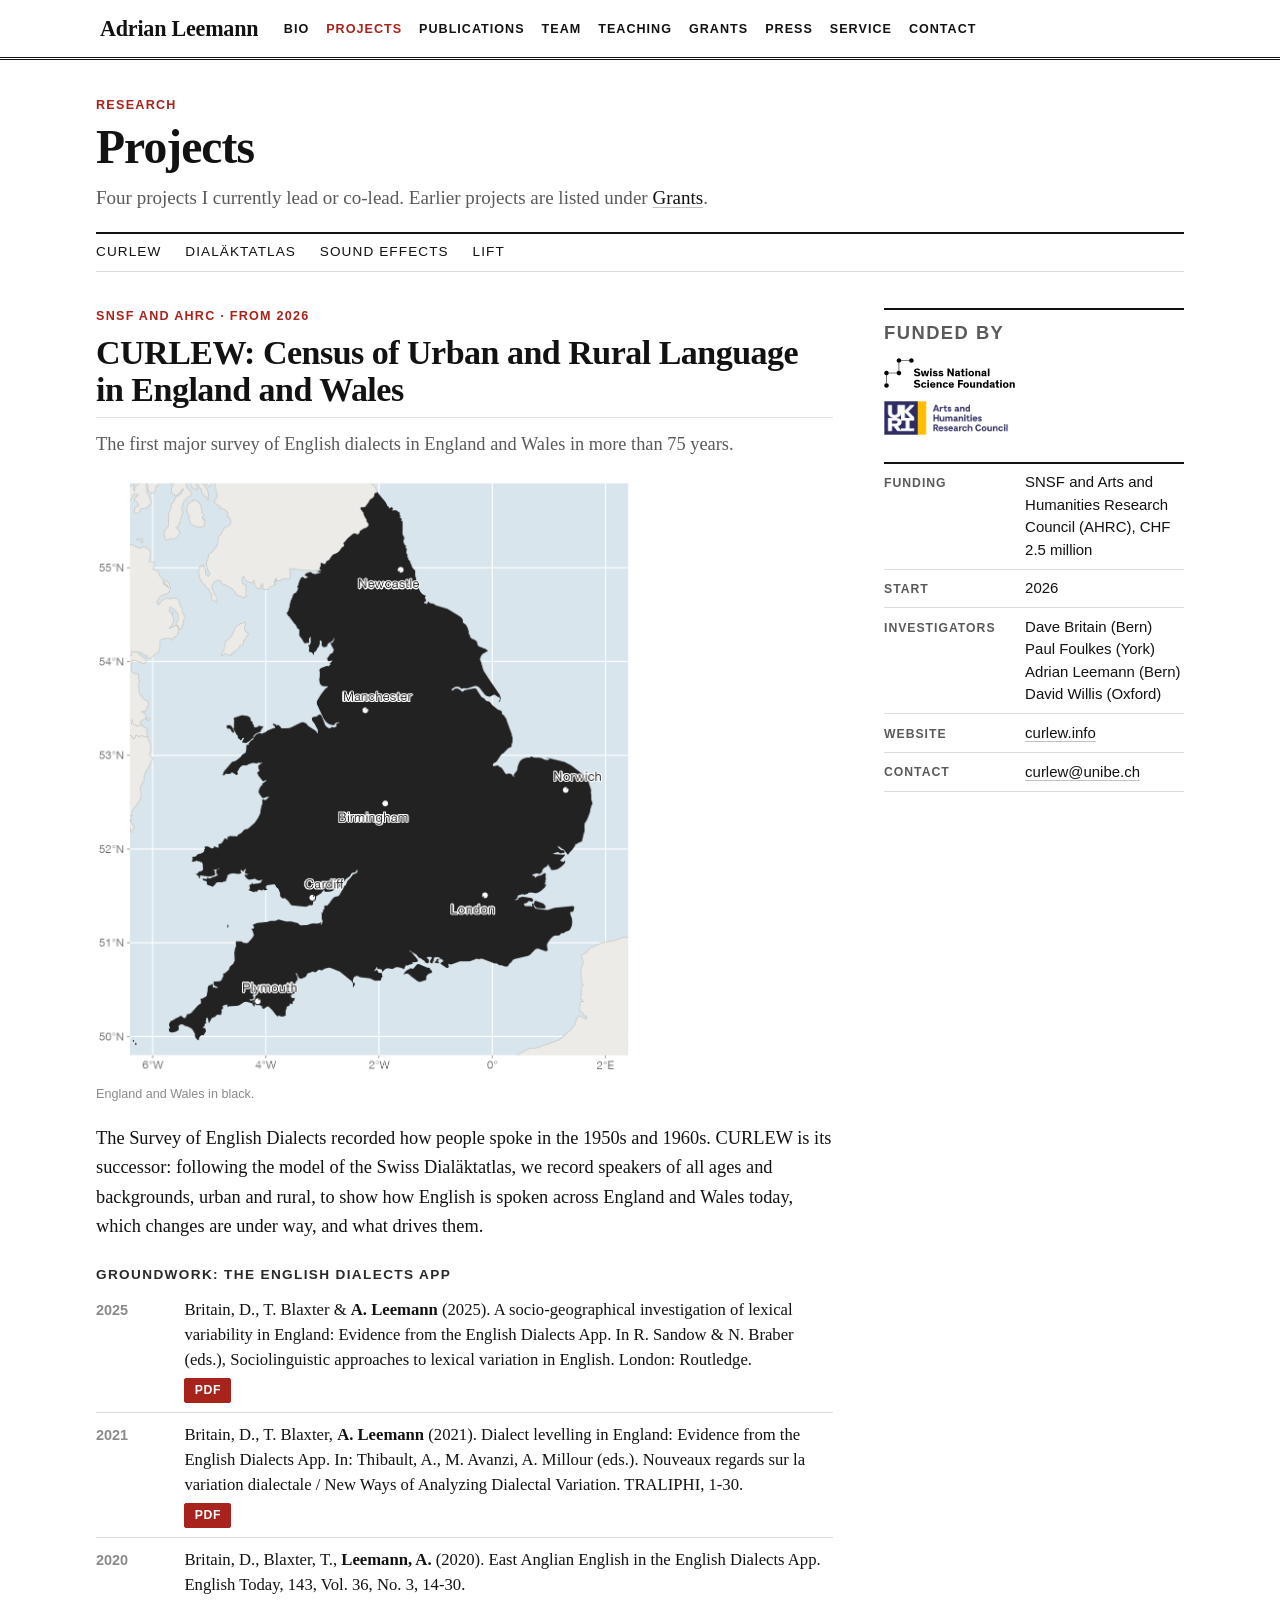
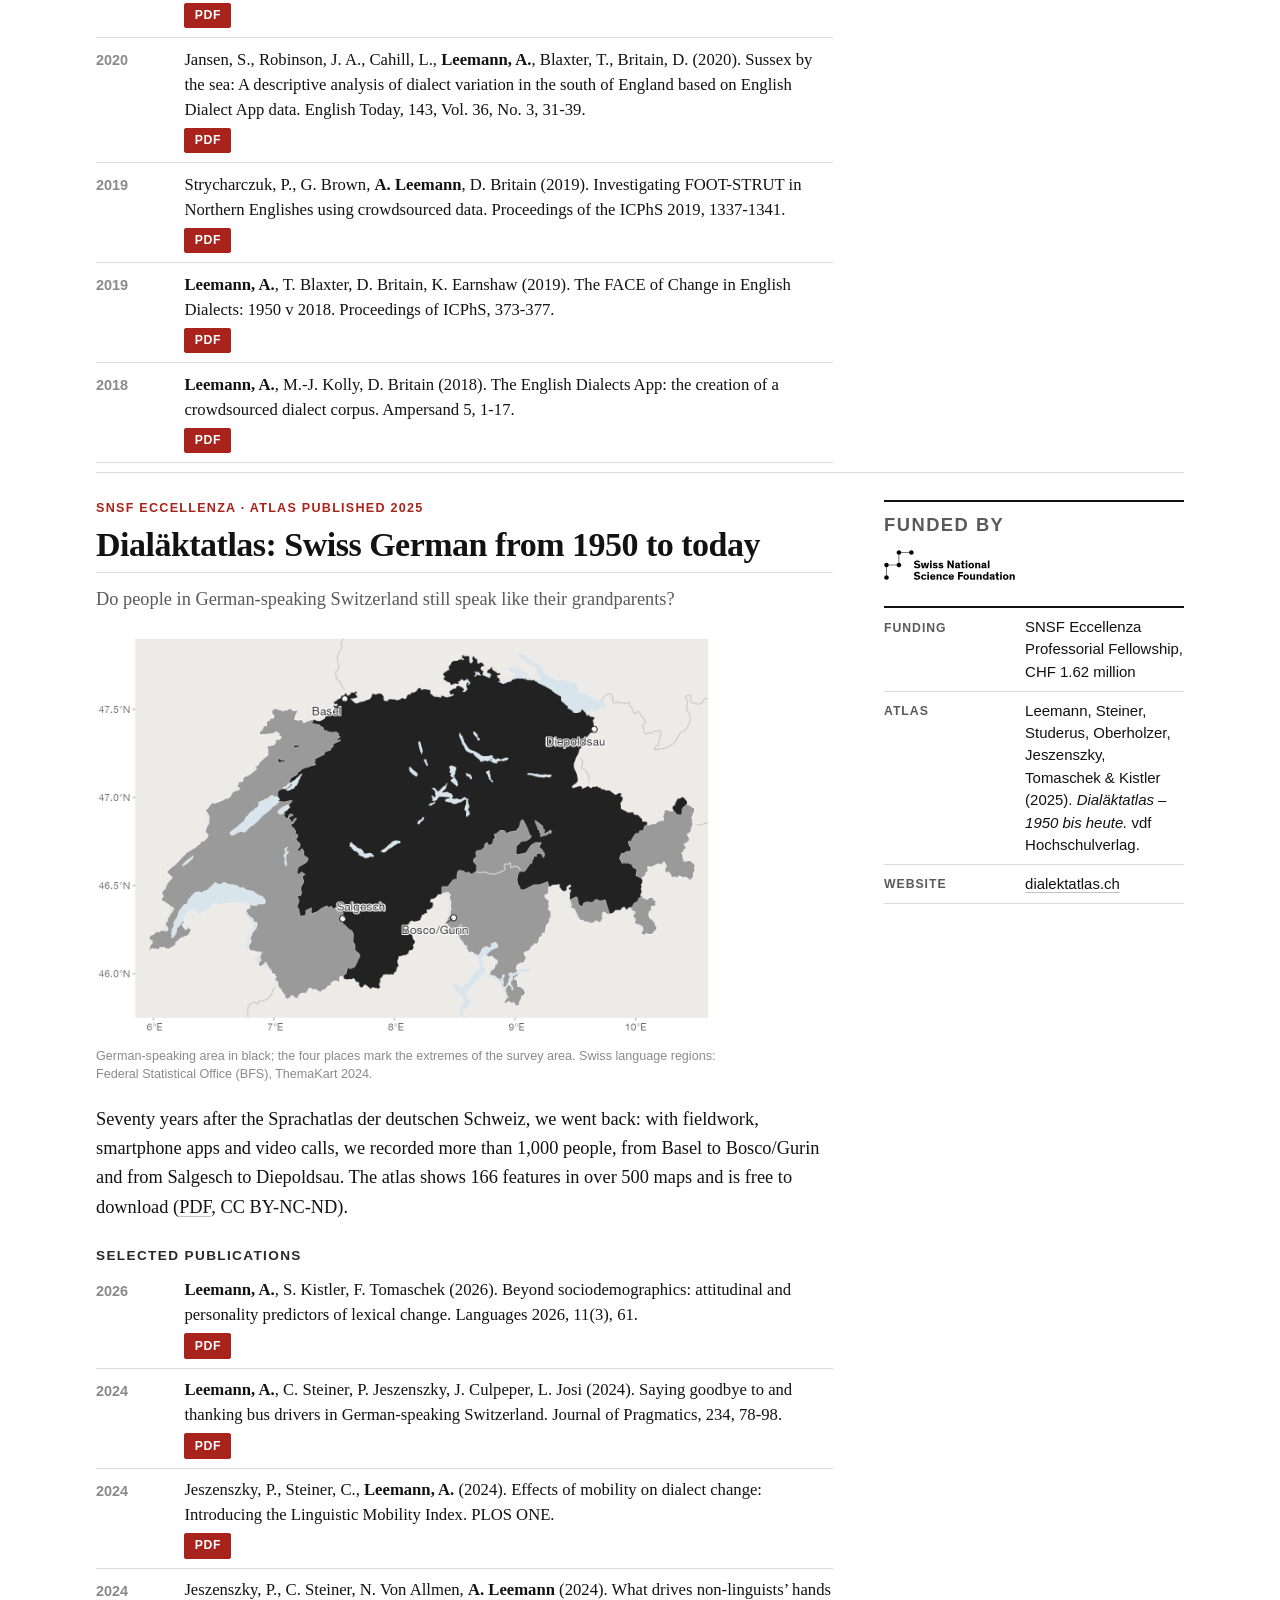
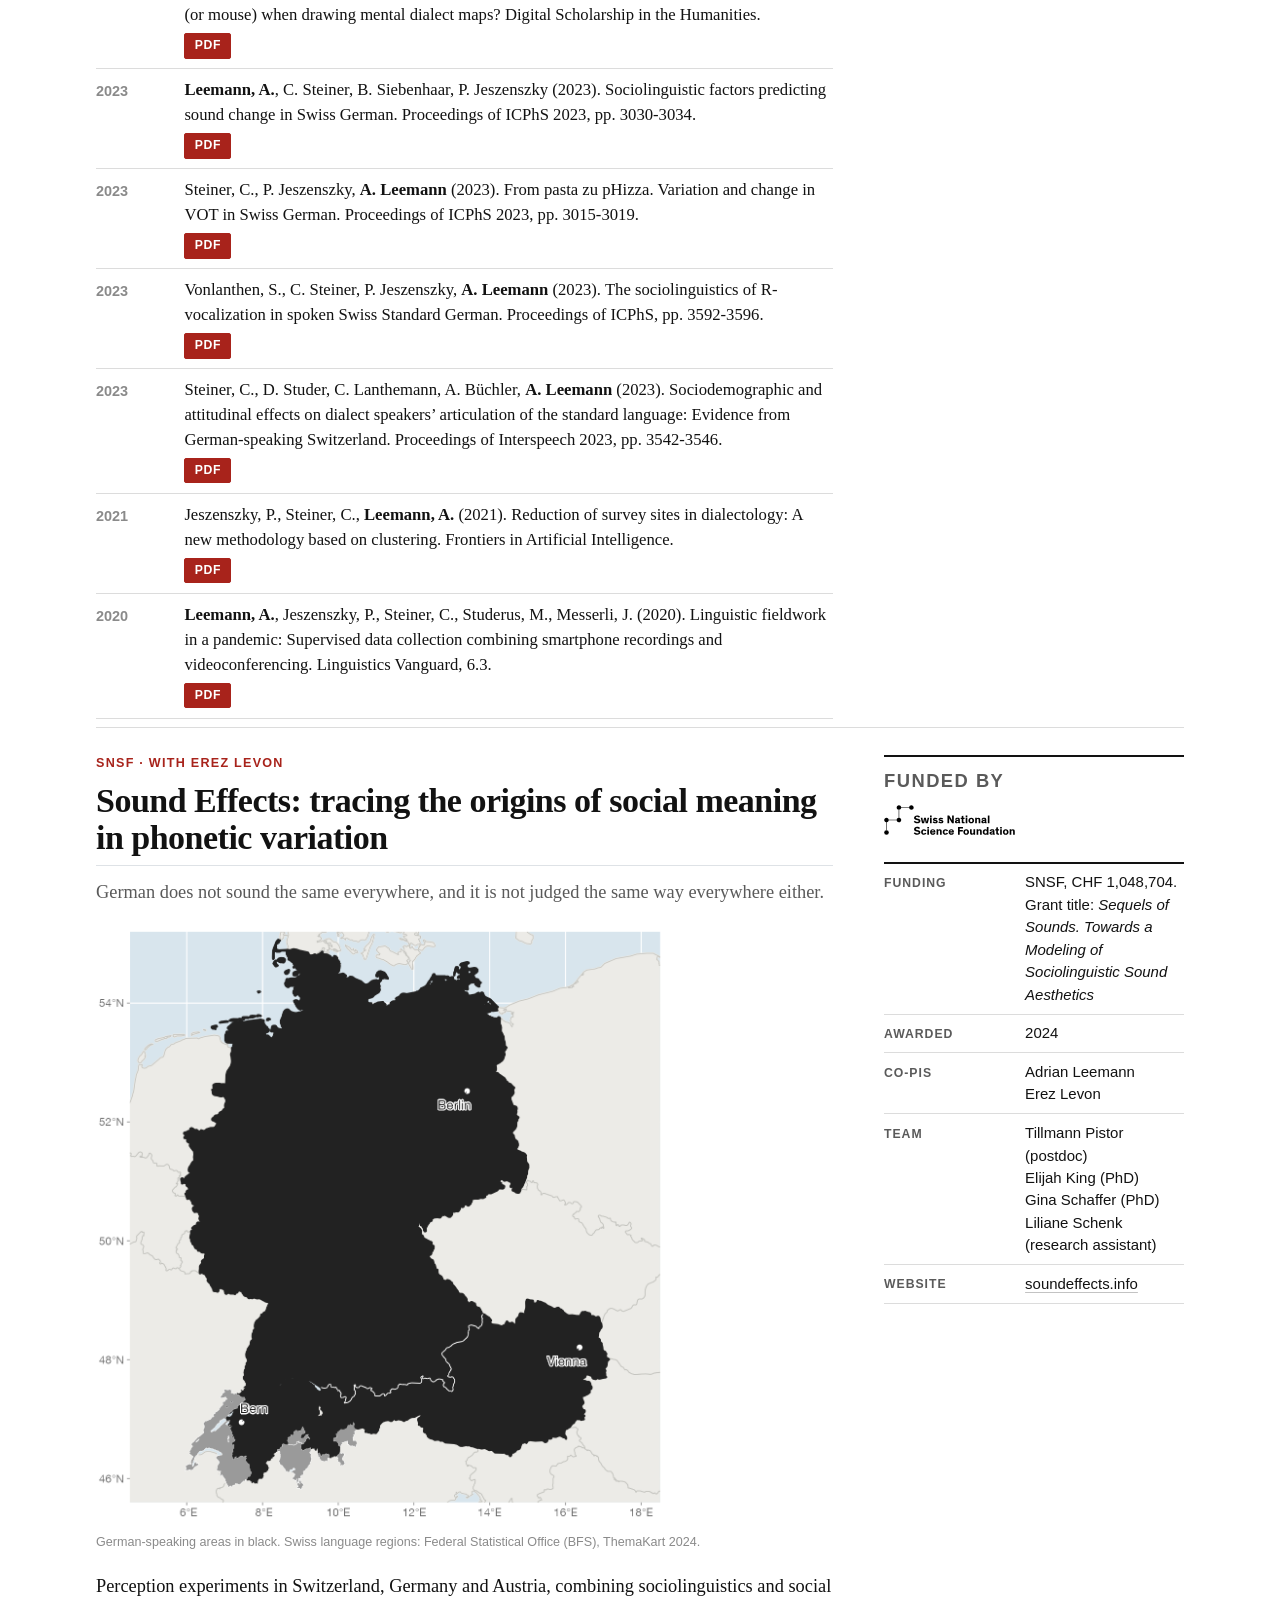
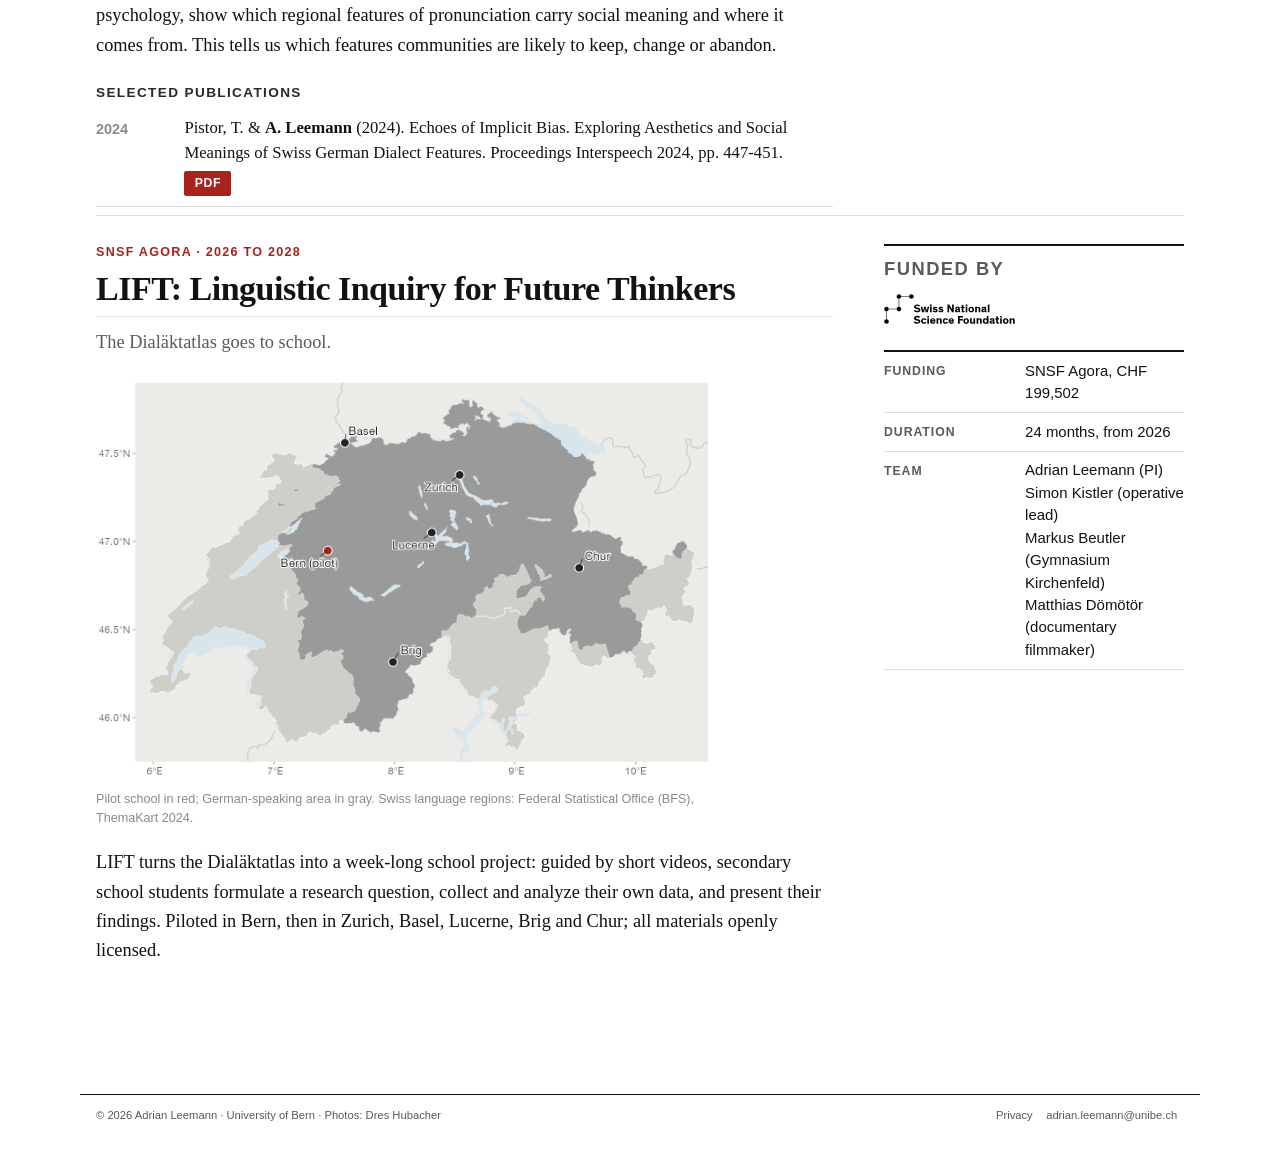
<file: projects/index.html>
<!DOCTYPE html>
<html xmlns="http://www.w3.org/1999/xhtml" lang="en" xml:lang="en"><head>

<meta charset="utf-8">
<meta name="generator" content="quarto-1.8.25">

<meta name="viewport" content="width=device-width, initial-scale=1.0, user-scalable=yes">

<meta name="description" content="Research projects led by Adrian Leemann: CURLEW, Dialäktatlas, Sound Effects and LIFT.">

<title>Projects – Adrian Leemann</title>
<style>
code{white-space: pre-wrap;}
span.smallcaps{font-variant: small-caps;}
div.columns{display: flex; gap: min(4vw, 1.5em);}
div.column{flex: auto; overflow-x: auto;}
div.hanging-indent{margin-left: 1.5em; text-indent: -1.5em;}
ul.task-list{list-style: none;}
ul.task-list li input[type="checkbox"] {
  width: 0.8em;
  margin: 0 0.8em 0.2em -1em; /* quarto-specific, see https://github.com/quarto-dev/quarto-cli/issues/4556 */ 
  vertical-align: middle;
}
</style>


<script src="../site_libs/quarto-nav/quarto-nav.js"></script>
<script src="../site_libs/quarto-nav/headroom.min.js"></script>
<link href="../img/favicon.png" rel="icon" type="image/png">
<script src="../site_libs/clipboard/clipboard.min.js"></script>
<script src="../site_libs/quarto-html/quarto.js" type="module"></script>
<script src="../site_libs/quarto-html/tabsets/tabsets.js" type="module"></script>
<script src="../site_libs/quarto-html/axe/axe-check.js" type="module"></script>
<script src="../site_libs/quarto-html/popper.min.js"></script>
<script src="../site_libs/quarto-html/tippy.umd.min.js"></script>
<link href="../site_libs/quarto-html/tippy.css" rel="stylesheet">
<link href="../site_libs/quarto-html/quarto-syntax-highlighting-7b89279ff1a6dce999919e0e67d4d9ec.css" rel="stylesheet" id="quarto-text-highlighting-styles">
<script src="../site_libs/bootstrap/bootstrap.min.js"></script>
<link href="../site_libs/bootstrap/bootstrap-icons.css" rel="stylesheet">
<link href="../site_libs/bootstrap/bootstrap-3d8408335753349c125d7cd4a92f8ea4.min.css" rel="stylesheet" append-hash="true" id="quarto-bootstrap" data-mode="light">
<script id="quarto-search-options" type="application/json">{
  "language": {
    "search-no-results-text": "No results",
    "search-matching-documents-text": "matching documents",
    "search-copy-link-title": "Copy link to search",
    "search-hide-matches-text": "Hide additional matches",
    "search-more-match-text": "more match in this document",
    "search-more-matches-text": "more matches in this document",
    "search-clear-button-title": "Clear",
    "search-text-placeholder": "",
    "search-detached-cancel-button-title": "Cancel",
    "search-submit-button-title": "Submit",
    "search-label": "Search"
  }
}</script>
<link rel="apple-touch-icon" href="../img/apple-touch-icon.png">
<script data-goatcounter="https://adrianleemann.goatcounter.com/count" async="" src="//gc.zgo.at/count.js"></script>


<meta property="og:title" content="Projects">
<meta property="og:description" content="Research projects led by Adrian Leemann: CURLEW, Dialäktatlas, Sound Effects and LIFT.">
<meta property="og:image" content="https://www.adrianleemann.com/img/map-curlew-wide.png">
<meta property="og:site_name" content="Adrian Leemann">
<meta property="og:image:alt" content="">
<meta property="og:image:height" content="1232">
<meta property="og:image:width" content="1111">
<meta name="twitter:title" content="Projects">
<meta name="twitter:description" content="Research projects led by Adrian Leemann: CURLEW, Dialäktatlas, Sound Effects and LIFT.">
<meta name="twitter:image" content="https://www.adrianleemann.com/img/map-curlew-wide.png">
<meta name="twitter:card" content="summary_large_image">
<meta name="twitter:image:alt" content="">
<meta name="twitter:image-height" content="1232">
<meta name="twitter:image-width" content="1111">
</head>

<body class="nav-fixed quarto-light">

<div id="quarto-search-results"></div>
  <header id="quarto-header" class="headroom fixed-top">
    <nav class="navbar navbar-expand-lg " data-bs-theme="dark">
      <div class="navbar-container container-fluid">
      <div class="navbar-brand-container mx-auto">
    <a href="../index.html" class="navbar-brand navbar-brand-logo">
    </a>
    <a class="navbar-brand" href="../index.html">
    <span class="navbar-title">Adrian Leemann</span>
    </a>
  </div>
          <button class="navbar-toggler" type="button" data-bs-toggle="collapse" data-bs-target="#navbarCollapse" aria-controls="navbarCollapse" role="menu" aria-expanded="false" aria-label="Toggle navigation" onclick="if (window.quartoToggleHeadroom) { window.quartoToggleHeadroom(); }">
  <span class="navbar-toggler-icon"></span>
</button>
          <div class="collapse navbar-collapse" id="navbarCollapse">
            <ul class="navbar-nav navbar-nav-scroll me-auto">
  <li class="nav-item">
    <a class="nav-link" href="../short-bio/index.html"> 
<span class="menu-text">Bio</span></a>
  </li>  
  <li class="nav-item">
    <a class="nav-link active" href="../projects/index.html" aria-current="page"> 
<span class="menu-text">Projects</span></a>
  </li>  
  <li class="nav-item">
    <a class="nav-link" href="../publications/index.html"> 
<span class="menu-text">Publications</span></a>
  </li>  
  <li class="nav-item">
    <a class="nav-link" href="../team/index.html"> 
<span class="menu-text">Team</span></a>
  </li>  
  <li class="nav-item">
    <a class="nav-link" href="../teaching/index.html"> 
<span class="menu-text">Teaching</span></a>
  </li>  
  <li class="nav-item">
    <a class="nav-link" href="../grants/index.html"> 
<span class="menu-text">Grants</span></a>
  </li>  
  <li class="nav-item">
    <a class="nav-link" href="../press/index.html"> 
<span class="menu-text">Press</span></a>
  </li>  
  <li class="nav-item">
    <a class="nav-link" href="../professional-services/index.html"> 
<span class="menu-text">Service</span></a>
  </li>  
  <li class="nav-item">
    <a class="nav-link" href="../contact/index.html"> 
<span class="menu-text">Contact</span></a>
  </li>  
</ul>
          </div> <!-- /navcollapse -->
            <div class="quarto-navbar-tools">
</div>
      </div> <!-- /container-fluid -->
    </nav>
</header>
<!-- content -->
<div id="quarto-content" class="quarto-container page-columns page-rows-contents page-layout-full page-navbar">
<!-- sidebar -->
<!-- margin-sidebar -->
    
<!-- main -->
<main class="content column-page" id="quarto-document-content">

<header id="title-block-header" class="quarto-title-block default">
<div class="quarto-title">
<h1 class="title">Projects</h1>
</div>

<div>
  <div class="description">
    Research projects led by Adrian Leemann: CURLEW, Dialäktatlas, Sound Effects and LIFT.
  </div>
</div>


<div class="quarto-title-meta column-page">

    
  
    
  </div>
  


</header>


<div class="wrap"><header class="measure phead"><p class="kicker">Research</p><h1 class="ptitle">Projects</h1><p class="dek">Four projects I currently lead or co-lead. Earlier projects are listed under <a href="../grants/">Grants</a>.</p></header><nav class="toc"><a href="#curlew">CURLEW</a><a href="#dialaektatlas">Dialäktatlas</a><a href="#sound-effects">Sound Effects</a><a href="#lift">LIFT</a></nav><section class="project" id="curlew"><div class="article"><div>
<p class="kicker">SNSF and AHRC · from 2026</p><h2 class="ptitle2">CURLEW: Census of Urban and Rural Language in England and Wales</h2><p class="dek">The first major survey of English dialects in England and Wales in more than 75 years.</p><figure class="pfig figure"><img src="../img/map-curlew-wide.png" alt="" class="figure-img"><figcaption>England and Wales in black.</figcaption></figure><p>The Survey of English Dialects recorded how people spoke in the 1950s and 1960s. CURLEW is its successor: following the model of the Swiss Dialäktatlas, we record speakers of all ages and backgrounds, urban and rural, to show how English is spoken across England and Wales today, which changes are under way, and what drives them.</p><h3 class="subhead">Groundwork: the English Dialects App</h3><div class="pub" data-type="chapter" data-oa="1" data-text="britain, d., t. blaxter &amp; a. leemann (2025). a socio-geographical investigation of lexical variability in england: evidence from the english dialects app. in r. sandow &amp; n. braber (eds.), sociolinguistic approaches to lexical variation in english. london: routledge."><div class="yr">2025</div><div><div class="cite">Britain, D., T. Blaxter &amp; <span class="me">A. Leemann</span> (2025). A socio-geographical investigation of lexical variability in England: Evidence from the English Dialects App. In R. Sandow &amp; N. Braber (eds.), Sociolinguistic approaches to lexical variation in English. London: Routledge.</div><div class="acts"><a class="btn-pdf" href="../pdfs/Britain-et-al-2025-A-socio-geographical-investigation-of-lexical-variability-in-England.pdf">PDF</a></div></div></div>
<div class="pub" data-type="chapter" data-oa="1" data-text="britain, d., t. blaxter, a. leemann (2021). dialect levelling in england: evidence from the english dialects app. in: thibault, a., m. avanzi, a. millour (eds.). nouveaux regards sur la variation dialectale / new ways of analyzing dialectal variation. traliphi, 1-30."><div class="yr">2021</div><div><div class="cite">Britain, D., T. Blaxter, <span class="me">A. Leemann</span> (2021). Dialect levelling in England: Evidence from the English Dialects App. In: Thibault, A., M. Avanzi, A. Millour (eds.). Nouveaux regards sur la variation dialectale / New Ways of Analyzing Dialectal Variation. TRALIPHI, 1-30.</div><div class="acts"><a class="btn-pdf" href="../pdfs/Britain-et-al-2021-Dialect-levelling-in-England.pdf">PDF</a></div></div></div>
<div class="pub" data-type="journal" data-oa="1" data-text="britain, d., blaxter, t., leemann, a. (2020). east anglian english in the english dialects app. english today, 143, vol. 36, no. 3, 14-30."><div class="yr">2020</div><div><div class="cite">Britain, D., Blaxter, T., <span class="me">Leemann, A.</span> (2020). East Anglian English in the English Dialects App. English Today, 143, Vol. 36, No. 3, 14-30.</div><div class="acts"><a class="btn-pdf" href="../pdfs/Britain-et-al-2020-East-Anglian-English-in-the-English-Dialects-App.pdf">PDF</a></div></div></div>
<div class="pub" data-type="journal" data-oa="1" data-text="jansen, s., robinson, j. a., cahill, l., leemann, a., blaxter, t., britain, d. (2020). sussex by the sea: a descriptive analysis of dialect variation in the south of england based on english dialect app data. english today, 143, vol. 36, no. 3, 31-39."><div class="yr">2020</div><div><div class="cite">Jansen, S., Robinson, J. A., Cahill, L., <span class="me">Leemann, A.</span>, Blaxter, T., Britain, D. (2020). Sussex by the sea: A descriptive analysis of dialect variation in the south of England based on English Dialect App data. English Today, 143, Vol. 36, No. 3, 31-39.</div><div class="acts"><a class="btn-pdf" href="../pdfs/Jansen-et-al-2020-Sussex-by-the-sea.pdf">PDF</a></div></div></div>
<div class="pub" data-type="proceedings" data-oa="1" data-text="strycharczuk, p., g. brown, a. leemann, d. britain (2019). investigating foot-strut in northern englishes using crowdsourced data. proceedings of the icphs 2019, 1337-1341."><div class="yr">2019</div><div><div class="cite">Strycharczuk, P., G. Brown, <span class="me">A. Leemann</span>, D. Britain (2019). Investigating FOOT-STRUT in Northern Englishes using crowdsourced data. Proceedings of the ICPhS 2019, 1337-1341.</div><div class="acts"><a class="btn-pdf" href="../pdfs/Strycharczuk-et-al-2019-Investigating-FOOT-STRUT-in-Northern-Englishes-using-crowdsourced-data.pdf">PDF</a></div></div></div>
<div class="pub" data-type="proceedings" data-oa="1" data-text="leemann, a., t. blaxter, d. britain, k. earnshaw (2019). the face of change in english dialects: 1950 v 2018. proceedings of icphs, 373-377."><div class="yr">2019</div><div><div class="cite"><span class="me">Leemann, A.</span>, T. Blaxter, D. Britain, K. Earnshaw (2019). The FACE of Change in English Dialects: 1950 v 2018. Proceedings of ICPhS, 373-377.</div><div class="acts"><a class="btn-pdf" href="../pdfs/Leemann-et-al-2019-The-FACE-of-Change-in-English-Dialects.pdf">PDF</a></div></div></div>
<div class="pub" data-type="journal" data-oa="1" data-text="leemann, a., m.-j. kolly, d. britain (2018). the english dialects app: the creation of a crowdsourced dialect corpus. ampersand 5, 1-17."><div class="yr">2018</div><div><div class="cite"><span class="me">Leemann, A.</span>, M.-J. Kolly, D. Britain (2018). The English Dialects App: the creation of a crowdsourced dialect corpus. Ampersand 5, 1-17.</div><div class="acts"><a class="btn-pdf" href="../pdfs/Leemann-et-al-2018-The-English-Dialects-App.pdf">PDF</a></div></div></div></div><div class="facts-col"><div class="funded"><p class="funded-label">Funded by</p><img class="funder-logo" src="../img/logos/snsf-logo-en.svg" alt="Swiss National Science Foundation"><img class="funder-logo second" src="../img/logos/ukri-ahrc-logo.png" alt="UKRI Arts and Humanities Research Council"></div><dl class="facts"><div><dt>Funding</dt><dd>SNSF and Arts and Humanities Research Council (AHRC), CHF 2.5 million</dd></div><div><dt>Start</dt><dd>2026</dd></div><div><dt>Investigators</dt><dd>Dave Britain (Bern)<br>Paul Foulkes (York)<br>Adrian Leemann (Bern)<br>David Willis (Oxford)</dd></div><div><dt>Website</dt><dd><a href="https://www.curlew.info">curlew.info</a></dd></div><div><dt>Contact</dt><dd><a href="mailto:curlew@unibe.ch">curlew@unibe.ch</a></dd></div></dl></div></div></section><section class="project" id="dialaektatlas"><div class="article"><div>
<p class="kicker">SNSF Eccellenza · atlas published 2025</p><h2 class="ptitle2">Dialäktatlas: Swiss German from 1950 to today</h2><p class="dek">Do people in German-speaking Switzerland still speak like their grandparents?</p><figure class="pfig figure"><img src="../img/map-dialaektatlas-wide.png" alt="" class="figure-img"><figcaption>German-speaking area in black; the four places mark the extremes of the survey area. Swiss language regions: Federal Statistical Office (BFS), ThemaKart 2024.</figcaption></figure><p>Seventy years after the Sprachatlas der deutschen Schweiz, we went back: with fieldwork, smartphone apps and video calls, we recorded more than 1,000 people, from Basel to Bosco/Gurin and from Salgesch to Diepoldsau. The atlas shows 166 features in over 500 maps and is free to download (<a href="https://www.dialektatlas.ch/Dialaektatlas_2025_150dpi.pdf">PDF</a>, CC BY-NC-ND).</p><h3 class="subhead">Selected publications</h3><div class="pub" data-type="journal" data-oa="1" data-text="leemann, a., s. kistler, f. tomaschek (2026). beyond sociodemographics: attitudinal and personality predictors of lexical change. languages 2026, 11(3), 61."><div class="yr">2026</div><div><div class="cite"><span class="me">Leemann, A.</span>, S. Kistler, F. Tomaschek (2026). Beyond sociodemographics: attitudinal and personality predictors of lexical change. Languages 2026, 11(3), 61.</div><div class="acts"><a class="btn-pdf" href="../pdfs/Leemann-et-al-2026-Beyond-sociodemographics-attitudinal-and-personality-predictors-of-lexical-change.pdf">PDF</a></div></div></div>
<div class="pub" data-type="journal" data-oa="1" data-text="leemann, a., c. steiner, p. jeszenszky, j. culpeper, l. josi (2024). saying goodbye to and thanking bus drivers in german-speaking switzerland. journal of pragmatics, 234, 78-98."><div class="yr">2024</div><div><div class="cite"><span class="me">Leemann, A.</span>, C. Steiner, P. Jeszenszky, J. Culpeper, L. Josi (2024). Saying goodbye to and thanking bus drivers in German-speaking Switzerland. Journal of Pragmatics, 234, 78-98.</div><div class="acts"><a class="btn-pdf" href="../pdfs/Leemann-et-al-2024-Saying-goodbye-to-and-thanking-bus-drivers-in-German-speaking-Switzerland.pdf">PDF</a></div></div></div>
<div class="pub" data-type="journal" data-oa="1" data-text="jeszenszky, p., steiner, c., leemann, a. (2024). effects of mobility on dialect change: introducing the linguistic mobility index. plos one."><div class="yr">2024</div><div><div class="cite">Jeszenszky, P., Steiner, C., <span class="me">Leemann, A.</span> (2024). Effects of mobility on dialect change: Introducing the Linguistic Mobility Index. PLOS ONE.</div><div class="acts"><a class="btn-pdf" href="../pdfs/Jeszenszky-et-al-2024-Effects-of-mobility-on-dialect-change.pdf">PDF</a></div></div></div>
<div class="pub" data-type="journal" data-oa="1" data-text="jeszenszky, p., c. steiner, n. von allmen, a. leemann (2024). what drives non-linguists’ hands (or mouse) when drawing mental dialect maps? digital scholarship in the humanities."><div class="yr">2024</div><div><div class="cite">Jeszenszky, P., C. Steiner, N. Von Allmen, <span class="me">A. Leemann</span> (2024). What drives non-linguists’ hands (or mouse) when drawing mental dialect maps? Digital Scholarship in the Humanities.</div><div class="acts"><a class="btn-pdf" href="../pdfs/Jeszenszky-et-al-2024-What-drives-non-linguists-hands-or-mouse-when-drawing-mental-dialect-maps.pdf">PDF</a></div></div></div>
<div class="pub" data-type="proceedings" data-oa="1" data-text="leemann, a., c. steiner, b. siebenhaar, p. jeszenszky (2023). sociolinguistic factors predicting sound change in swiss german. proceedings of icphs 2023, pp. 3030-3034."><div class="yr">2023</div><div><div class="cite"><span class="me">Leemann, A.</span>, C. Steiner, B. Siebenhaar, P. Jeszenszky (2023). Sociolinguistic factors predicting sound change in Swiss German. Proceedings of ICPhS 2023, pp. 3030-3034.</div><div class="acts"><a class="btn-pdf" href="../pdfs/Leemann-et-al-2023-Sociolinguistic-factors-predicting-sound-change-in-Swiss-German.pdf">PDF</a></div></div></div>
<div class="pub" data-type="proceedings" data-oa="1" data-text="steiner, c., p. jeszenszky, a. leemann (2023). from pasta zu phizza. variation and change in vot in swiss german. proceedings of icphs 2023, pp. 3015-3019."><div class="yr">2023</div><div><div class="cite">Steiner, C., P. Jeszenszky, <span class="me">A. Leemann</span> (2023). From pasta zu pHizza. Variation and change in VOT in Swiss German. Proceedings of ICPhS 2023, pp. 3015-3019.</div><div class="acts"><a class="btn-pdf" href="../pdfs/Steiner-et-al-2023-From-pasta-zu-pHizza.pdf">PDF</a></div></div></div>
<div class="pub" data-type="proceedings" data-oa="1" data-text="vonlanthen, s., c. steiner, p. jeszenszky, a. leemann (2023). the sociolinguistics of r-vocalization in spoken swiss standard german. proceedings of icphs, pp. 3592-3596."><div class="yr">2023</div><div><div class="cite">Vonlanthen, S., C. Steiner, P. Jeszenszky, <span class="me">A. Leemann</span> (2023). The sociolinguistics of R-vocalization in spoken Swiss Standard German. Proceedings of ICPhS, pp. 3592-3596.</div><div class="acts"><a class="btn-pdf" href="../pdfs/Vonlanthen-et-al-2023-The-sociolinguistics-of-R-vocalization-in-spoken-Swiss-Standard-German.pdf">PDF</a></div></div></div>
<div class="pub" data-type="proceedings" data-oa="1" data-text="steiner, c., d. studer, c. lanthemann, a. büchler, a. leemann (2023). sociodemographic and attitudinal effects on dialect speakers’ articulation of the standard language: evidence from german-speaking switzerland. proceedings of interspeech 2023, pp. 3542-3546."><div class="yr">2023</div><div><div class="cite">Steiner, C., D. Studer, C. Lanthemann, A. Büchler, <span class="me">A. Leemann</span> (2023). Sociodemographic and attitudinal effects on dialect speakers’ articulation of the standard language: Evidence from German-speaking Switzerland. Proceedings of Interspeech 2023, pp. 3542-3546.</div><div class="acts"><a class="btn-pdf" href="../pdfs/Steiner-et-al-2023-Sociodemographic-and-attitudinal-effects-on-dialect-speakers-articulation-of-the-standard-language.pdf">PDF</a></div></div></div>
<div class="pub" data-type="journal" data-oa="1" data-text="jeszenszky, p., steiner, c., leemann, a. (2021). reduction of survey sites in dialectology: a new methodology based on clustering. frontiers in artificial intelligence."><div class="yr">2021</div><div><div class="cite">Jeszenszky, P., Steiner, C., <span class="me">Leemann, A.</span> (2021). Reduction of survey sites in dialectology: A new methodology based on clustering. Frontiers in Artificial Intelligence.</div><div class="acts"><a class="btn-pdf" href="../pdfs/Jeszenszky-et-al-2021-Reduction-of-survey-sites-in-dialectology.pdf">PDF</a></div></div></div>
<div class="pub" data-type="journal" data-oa="1" data-text="leemann, a., jeszenszky, p., steiner, c., studerus, m., messerli, j. (2020). linguistic fieldwork in a pandemic: supervised data collection combining smartphone recordings and videoconferencing. linguistics vanguard, 6.3."><div class="yr">2020</div><div><div class="cite"><span class="me">Leemann, A.</span>, Jeszenszky, P., Steiner, C., Studerus, M., Messerli, J. (2020). Linguistic fieldwork in a pandemic: Supervised data collection combining smartphone recordings and videoconferencing. Linguistics Vanguard, 6.3.</div><div class="acts"><a class="btn-pdf" href="../pdfs/Leemann-et-al-2020-Linguistic-fieldwork-in-a-pandemic.pdf">PDF</a></div></div></div></div><div class="facts-col"><div class="funded"><p class="funded-label">Funded by</p><img class="funder-logo" src="../img/logos/snsf-logo-en.svg" alt="Swiss National Science Foundation"></div><dl class="facts"><div><dt>Funding</dt><dd>SNSF Eccellenza Professorial Fellowship, CHF 1.62 million</dd></div><div><dt>Atlas</dt><dd>Leemann, Steiner, Studerus, Oberholzer, Jeszenszky, Tomaschek &amp; Kistler (2025). <i>Dialäktatlas – 1950 bis heute.</i> vdf Hochschulverlag.</dd></div><div><dt>Website</dt><dd><a href="https://www.dialektatlas.ch">dialektatlas.ch</a></dd></div></dl></div></div></section><section class="project" id="sound-effects"><div class="article"><div>
<p class="kicker">SNSF · with Erez Levon</p><h2 class="ptitle2">Sound Effects: tracing the origins of social meaning in phonetic variation</h2><p class="dek">German does not sound the same everywhere, and it is not judged the same way everywhere either.</p><figure class="pfig figure"><img src="../img/map-soundeffects-wide.png" alt="" class="figure-img"><figcaption>German-speaking areas in black. Swiss language regions: Federal Statistical Office (BFS), ThemaKart 2024.</figcaption></figure><p>Perception experiments in Switzerland, Germany and Austria, combining sociolinguistics and social psychology, show which regional features of pronunciation carry social meaning and where it comes from. This tells us which features communities are likely to keep, change or abandon.</p><h3 class="subhead">Selected publications</h3><div class="pub" data-type="proceedings" data-oa="1" data-text="pistor, t. &amp; a. leemann (2024). echoes of implicit bias. exploring aesthetics and social meanings of swiss german dialect features. proceedings interspeech 2024, pp. 447-451."><div class="yr">2024</div><div><div class="cite">Pistor, T. &amp; <span class="me">A. Leemann</span> (2024). Echoes of Implicit Bias. Exploring Aesthetics and Social Meanings of Swiss German Dialect Features. Proceedings Interspeech 2024, pp. 447-451.</div><div class="acts"><a class="btn-pdf" href="https://www.isca-archive.org/interspeech_2024/pistor24_interspeech.pdf">PDF</a></div></div></div></div><div class="facts-col"><div class="funded"><p class="funded-label">Funded by</p><img class="funder-logo" src="../img/logos/snsf-logo-en.svg" alt="Swiss National Science Foundation"></div><dl class="facts"><div><dt>Funding</dt><dd>SNSF, CHF 1,048,704. Grant title: <i>Sequels of Sounds. Towards a Modeling of Sociolinguistic Sound Aesthetics</i></dd></div><div><dt>Awarded</dt><dd>2024</dd></div><div><dt>Co-PIs</dt><dd>Adrian Leemann<br>Erez Levon</dd></div><div><dt>Team</dt><dd>Tillmann Pistor (postdoc)<br>Elijah King (PhD)<br>Gina Schaffer (PhD)<br>Liliane Schenk (research assistant)</dd></div><div><dt>Website</dt><dd><a href="https://www.soundeffects.info">soundeffects.info</a></dd></div></dl></div></div></section><section class="project" id="lift"><div class="article"><div>
<p class="kicker">SNSF Agora · 2026 to 2028</p><h2 class="ptitle2">LIFT: Linguistic Inquiry for Future Thinkers</h2><p class="dek">The Dialäktatlas goes to school.</p><figure class="pfig figure"><img src="../img/map-lift-wide.png" alt="" class="figure-img"><figcaption>Pilot school in red; German-speaking area in gray. Swiss language regions: Federal Statistical Office (BFS), ThemaKart 2024.</figcaption></figure><p>LIFT turns the Dialäktatlas into a week-long school project: guided by short videos, secondary school students formulate a research question, collect and analyze their own data, and present their findings. Piloted in Bern, then in Zurich, Basel, Lucerne, Brig and Chur; all materials openly licensed.</p></div><div class="facts-col"><div class="funded"><p class="funded-label">Funded by</p><img class="funder-logo" src="../img/logos/snsf-logo-en.svg" alt="Swiss National Science Foundation"></div><dl class="facts"><div><dt>Funding</dt><dd>SNSF Agora, CHF 199,502</dd></div><div><dt>Duration</dt><dd>24 months, from 2026</dd></div><div><dt>Team</dt><dd>Adrian Leemann (PI)<br>Simon Kistler (operative lead)<br>Markus Beutler (Gymnasium Kirchenfeld)<br>Matthias Dömötör (documentary filmmaker)</dd></div></dl></div></div></section></div>



</main> <!-- /main -->
<script>
// Open PDFs and links to other websites in a new tab; navigation within the site stays in place.
document.addEventListener("DOMContentLoaded", function () {
  // email links are written as data-u / data-d so that spam bots cannot read them
  document.querySelectorAll("a.mail[data-u][data-d]").forEach(function (a) {
    a.href = "mailto:" + a.dataset.u + "@" + a.dataset.d;
  });
  document.querySelectorAll("a[href]").forEach(function (a) {
    var href = a.getAttribute("href");
    if (/^(mailto:|tel:|#)/i.test(href)) return;
    var url = new URL(href, location.href);
    var external = url.origin !== location.origin;
    var isPdf = /\.pdf$/i.test(url.pathname);
    if (external || isPdf) {
      a.setAttribute("target", "_blank");
      a.setAttribute("rel", "noopener");
    }
  });
});
</script>
<script id="quarto-html-after-body" type="application/javascript">
  window.document.addEventListener("DOMContentLoaded", function (event) {
    const isCodeAnnotation = (el) => {
      for (const clz of el.classList) {
        if (clz.startsWith('code-annotation-')) {                     
          return true;
        }
      }
      return false;
    }
    const onCopySuccess = function(e) {
      // button target
      const button = e.trigger;
      // don't keep focus
      button.blur();
      // flash "checked"
      button.classList.add('code-copy-button-checked');
      var currentTitle = button.getAttribute("title");
      button.setAttribute("title", "Copied!");
      let tooltip;
      if (window.bootstrap) {
        button.setAttribute("data-bs-toggle", "tooltip");
        button.setAttribute("data-bs-placement", "left");
        button.setAttribute("data-bs-title", "Copied!");
        tooltip = new bootstrap.Tooltip(button, 
          { trigger: "manual", 
            customClass: "code-copy-button-tooltip",
            offset: [0, -8]});
        tooltip.show();    
      }
      setTimeout(function() {
        if (tooltip) {
          tooltip.hide();
          button.removeAttribute("data-bs-title");
          button.removeAttribute("data-bs-toggle");
          button.removeAttribute("data-bs-placement");
        }
        button.setAttribute("title", currentTitle);
        button.classList.remove('code-copy-button-checked');
      }, 1000);
      // clear code selection
      e.clearSelection();
    }
    const getTextToCopy = function(trigger) {
      const outerScaffold = trigger.parentElement.cloneNode(true);
      const codeEl = outerScaffold.querySelector('code');
      for (const childEl of codeEl.children) {
        if (isCodeAnnotation(childEl)) {
          childEl.remove();
        }
      }
      return codeEl.innerText;
    }
    const clipboard = new window.ClipboardJS('.code-copy-button:not([data-in-quarto-modal])', {
      text: getTextToCopy
    });
    clipboard.on('success', onCopySuccess);
    if (window.document.getElementById('quarto-embedded-source-code-modal')) {
      const clipboardModal = new window.ClipboardJS('.code-copy-button[data-in-quarto-modal]', {
        text: getTextToCopy,
        container: window.document.getElementById('quarto-embedded-source-code-modal')
      });
      clipboardModal.on('success', onCopySuccess);
    }
      var localhostRegex = new RegExp(/^(?:http|https):\/\/localhost\:?[0-9]*\//);
      var mailtoRegex = new RegExp(/^mailto:/);
        var filterRegex = new RegExp("https:\/\/www\.adrianleemann\.com");
      var isInternal = (href) => {
          return filterRegex.test(href) || localhostRegex.test(href) || mailtoRegex.test(href);
      }
      // Inspect non-navigation links and adorn them if external
     var links = window.document.querySelectorAll('a[href]:not(.nav-link):not(.navbar-brand):not(.toc-action):not(.sidebar-link):not(.sidebar-item-toggle):not(.pagination-link):not(.no-external):not([aria-hidden]):not(.dropdown-item):not(.quarto-navigation-tool):not(.about-link)');
      for (var i=0; i<links.length; i++) {
        const link = links[i];
        if (!isInternal(link.href)) {
          // undo the damage that might have been done by quarto-nav.js in the case of
          // links that we want to consider external
          if (link.dataset.originalHref !== undefined) {
            link.href = link.dataset.originalHref;
          }
        }
      }
    function tippyHover(el, contentFn, onTriggerFn, onUntriggerFn) {
      const config = {
        allowHTML: true,
        maxWidth: 500,
        delay: 100,
        arrow: false,
        appendTo: function(el) {
            return el.parentElement;
        },
        interactive: true,
        interactiveBorder: 10,
        theme: 'quarto',
        placement: 'bottom-start',
      };
      if (contentFn) {
        config.content = contentFn;
      }
      if (onTriggerFn) {
        config.onTrigger = onTriggerFn;
      }
      if (onUntriggerFn) {
        config.onUntrigger = onUntriggerFn;
      }
      window.tippy(el, config); 
    }
    const noterefs = window.document.querySelectorAll('a[role="doc-noteref"]');
    for (var i=0; i<noterefs.length; i++) {
      const ref = noterefs[i];
      tippyHover(ref, function() {
        // use id or data attribute instead here
        let href = ref.getAttribute('data-footnote-href') || ref.getAttribute('href');
        try { href = new URL(href).hash; } catch {}
        const id = href.replace(/^#\/?/, "");
        const note = window.document.getElementById(id);
        if (note) {
          return note.innerHTML;
        } else {
          return "";
        }
      });
    }
    const xrefs = window.document.querySelectorAll('a.quarto-xref');
    const processXRef = (id, note) => {
      // Strip column container classes
      const stripColumnClz = (el) => {
        el.classList.remove("page-full", "page-columns");
        if (el.children) {
          for (const child of el.children) {
            stripColumnClz(child);
          }
        }
      }
      stripColumnClz(note)
      if (id === null || id.startsWith('sec-')) {
        // Special case sections, only their first couple elements
        const container = document.createElement("div");
        if (note.children && note.children.length > 2) {
          container.appendChild(note.children[0].cloneNode(true));
          for (let i = 1; i < note.children.length; i++) {
            const child = note.children[i];
            if (child.tagName === "P" && child.innerText === "") {
              continue;
            } else {
              container.appendChild(child.cloneNode(true));
              break;
            }
          }
          if (window.Quarto?.typesetMath) {
            window.Quarto.typesetMath(container);
          }
          return container.innerHTML
        } else {
          if (window.Quarto?.typesetMath) {
            window.Quarto.typesetMath(note);
          }
          return note.innerHTML;
        }
      } else {
        // Remove any anchor links if they are present
        const anchorLink = note.querySelector('a.anchorjs-link');
        if (anchorLink) {
          anchorLink.remove();
        }
        if (window.Quarto?.typesetMath) {
          window.Quarto.typesetMath(note);
        }
        if (note.classList.contains("callout")) {
          return note.outerHTML;
        } else {
          return note.innerHTML;
        }
      }
    }
    for (var i=0; i<xrefs.length; i++) {
      const xref = xrefs[i];
      tippyHover(xref, undefined, function(instance) {
        instance.disable();
        let url = xref.getAttribute('href');
        let hash = undefined; 
        if (url.startsWith('#')) {
          hash = url;
        } else {
          try { hash = new URL(url).hash; } catch {}
        }
        if (hash) {
          const id = hash.replace(/^#\/?/, "");
          const note = window.document.getElementById(id);
          if (note !== null) {
            try {
              const html = processXRef(id, note.cloneNode(true));
              instance.setContent(html);
            } finally {
              instance.enable();
              instance.show();
            }
          } else {
            // See if we can fetch this
            fetch(url.split('#')[0])
            .then(res => res.text())
            .then(html => {
              const parser = new DOMParser();
              const htmlDoc = parser.parseFromString(html, "text/html");
              const note = htmlDoc.getElementById(id);
              if (note !== null) {
                const html = processXRef(id, note);
                instance.setContent(html);
              } 
            }).finally(() => {
              instance.enable();
              instance.show();
            });
          }
        } else {
          // See if we can fetch a full url (with no hash to target)
          // This is a special case and we should probably do some content thinning / targeting
          fetch(url)
          .then(res => res.text())
          .then(html => {
            const parser = new DOMParser();
            const htmlDoc = parser.parseFromString(html, "text/html");
            const note = htmlDoc.querySelector('main.content');
            if (note !== null) {
              // This should only happen for chapter cross references
              // (since there is no id in the URL)
              // remove the first header
              if (note.children.length > 0 && note.children[0].tagName === "HEADER") {
                note.children[0].remove();
              }
              const html = processXRef(null, note);
              instance.setContent(html);
            } 
          }).finally(() => {
            instance.enable();
            instance.show();
          });
        }
      }, function(instance) {
      });
    }
        let selectedAnnoteEl;
        const selectorForAnnotation = ( cell, annotation) => {
          let cellAttr = 'data-code-cell="' + cell + '"';
          let lineAttr = 'data-code-annotation="' +  annotation + '"';
          const selector = 'span[' + cellAttr + '][' + lineAttr + ']';
          return selector;
        }
        const selectCodeLines = (annoteEl) => {
          const doc = window.document;
          const targetCell = annoteEl.getAttribute("data-target-cell");
          const targetAnnotation = annoteEl.getAttribute("data-target-annotation");
          const annoteSpan = window.document.querySelector(selectorForAnnotation(targetCell, targetAnnotation));
          const lines = annoteSpan.getAttribute("data-code-lines").split(",");
          const lineIds = lines.map((line) => {
            return targetCell + "-" + line;
          })
          let top = null;
          let height = null;
          let parent = null;
          if (lineIds.length > 0) {
              //compute the position of the single el (top and bottom and make a div)
              const el = window.document.getElementById(lineIds[0]);
              top = el.offsetTop;
              height = el.offsetHeight;
              parent = el.parentElement.parentElement;
            if (lineIds.length > 1) {
              const lastEl = window.document.getElementById(lineIds[lineIds.length - 1]);
              const bottom = lastEl.offsetTop + lastEl.offsetHeight;
              height = bottom - top;
            }
            if (top !== null && height !== null && parent !== null) {
              // cook up a div (if necessary) and position it 
              let div = window.document.getElementById("code-annotation-line-highlight");
              if (div === null) {
                div = window.document.createElement("div");
                div.setAttribute("id", "code-annotation-line-highlight");
                div.style.position = 'absolute';
                parent.appendChild(div);
              }
              div.style.top = top - 2 + "px";
              div.style.height = height + 4 + "px";
              div.style.left = 0;
              let gutterDiv = window.document.getElementById("code-annotation-line-highlight-gutter");
              if (gutterDiv === null) {
                gutterDiv = window.document.createElement("div");
                gutterDiv.setAttribute("id", "code-annotation-line-highlight-gutter");
                gutterDiv.style.position = 'absolute';
                const codeCell = window.document.getElementById(targetCell);
                const gutter = codeCell.querySelector('.code-annotation-gutter');
                gutter.appendChild(gutterDiv);
              }
              gutterDiv.style.top = top - 2 + "px";
              gutterDiv.style.height = height + 4 + "px";
            }
            selectedAnnoteEl = annoteEl;
          }
        };
        const unselectCodeLines = () => {
          const elementsIds = ["code-annotation-line-highlight", "code-annotation-line-highlight-gutter"];
          elementsIds.forEach((elId) => {
            const div = window.document.getElementById(elId);
            if (div) {
              div.remove();
            }
          });
          selectedAnnoteEl = undefined;
        };
          // Handle positioning of the toggle
      window.addEventListener(
        "resize",
        throttle(() => {
          elRect = undefined;
          if (selectedAnnoteEl) {
            selectCodeLines(selectedAnnoteEl);
          }
        }, 10)
      );
      function throttle(fn, ms) {
      let throttle = false;
      let timer;
        return (...args) => {
          if(!throttle) { // first call gets through
              fn.apply(this, args);
              throttle = true;
          } else { // all the others get throttled
              if(timer) clearTimeout(timer); // cancel #2
              timer = setTimeout(() => {
                fn.apply(this, args);
                timer = throttle = false;
              }, ms);
          }
        };
      }
        // Attach click handler to the DT
        const annoteDls = window.document.querySelectorAll('dt[data-target-cell]');
        for (const annoteDlNode of annoteDls) {
          annoteDlNode.addEventListener('click', (event) => {
            const clickedEl = event.target;
            if (clickedEl !== selectedAnnoteEl) {
              unselectCodeLines();
              const activeEl = window.document.querySelector('dt[data-target-cell].code-annotation-active');
              if (activeEl) {
                activeEl.classList.remove('code-annotation-active');
              }
              selectCodeLines(clickedEl);
              clickedEl.classList.add('code-annotation-active');
            } else {
              // Unselect the line
              unselectCodeLines();
              clickedEl.classList.remove('code-annotation-active');
            }
          });
        }
    const findCites = (el) => {
      const parentEl = el.parentElement;
      if (parentEl) {
        const cites = parentEl.dataset.cites;
        if (cites) {
          return {
            el,
            cites: cites.split(' ')
          };
        } else {
          return findCites(el.parentElement)
        }
      } else {
        return undefined;
      }
    };
    var bibliorefs = window.document.querySelectorAll('a[role="doc-biblioref"]');
    for (var i=0; i<bibliorefs.length; i++) {
      const ref = bibliorefs[i];
      const citeInfo = findCites(ref);
      if (citeInfo) {
        tippyHover(citeInfo.el, function() {
          var popup = window.document.createElement('div');
          citeInfo.cites.forEach(function(cite) {
            var citeDiv = window.document.createElement('div');
            citeDiv.classList.add('hanging-indent');
            citeDiv.classList.add('csl-entry');
            var biblioDiv = window.document.getElementById('ref-' + cite);
            if (biblioDiv) {
              citeDiv.innerHTML = biblioDiv.innerHTML;
            }
            popup.appendChild(citeDiv);
          });
          return popup.innerHTML;
        });
      }
    }
  });
  </script>
</div> <!-- /content -->
<footer class="footer">
  <div class="nav-footer">
    <div class="nav-footer-left">
<p>© 2026 Adrian Leemann · University of Bern · Photos: Dres Hubacher</p>
</div>   
    <div class="nav-footer-center">
      &nbsp;
    </div>
    <div class="nav-footer-right">
      <ul class="footer-items list-unstyled">
    <li class="nav-item">
    <a class="nav-link" href="../privacy/index.html">
<p>Privacy</p>
</a>
  </li>  
    <li class="nav-item">
    <a class="nav-link" href="mailto:adrian.leemann@unibe.ch">
<p>adrian.leemann@unibe.ch</p>
</a>
  </li>  
</ul>
    </div>
  </div>
</footer>




</body></html>
</file>
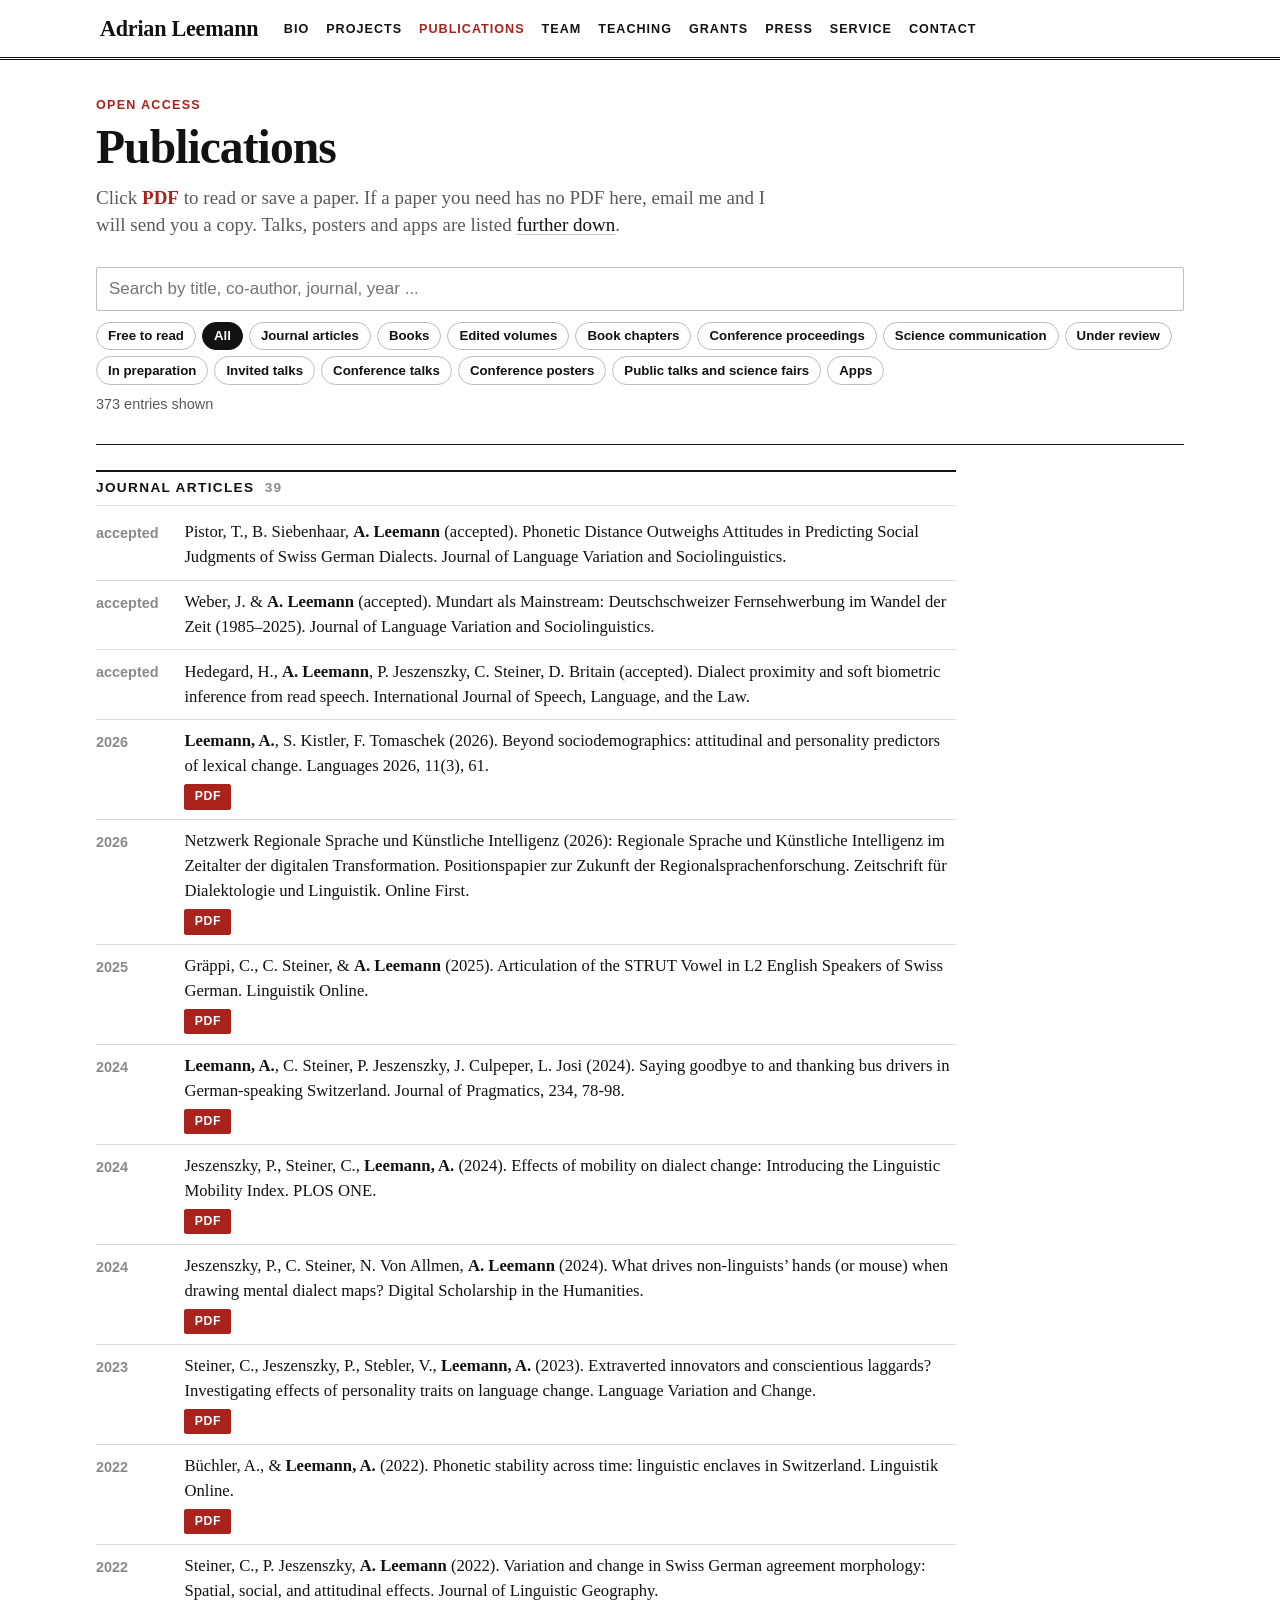
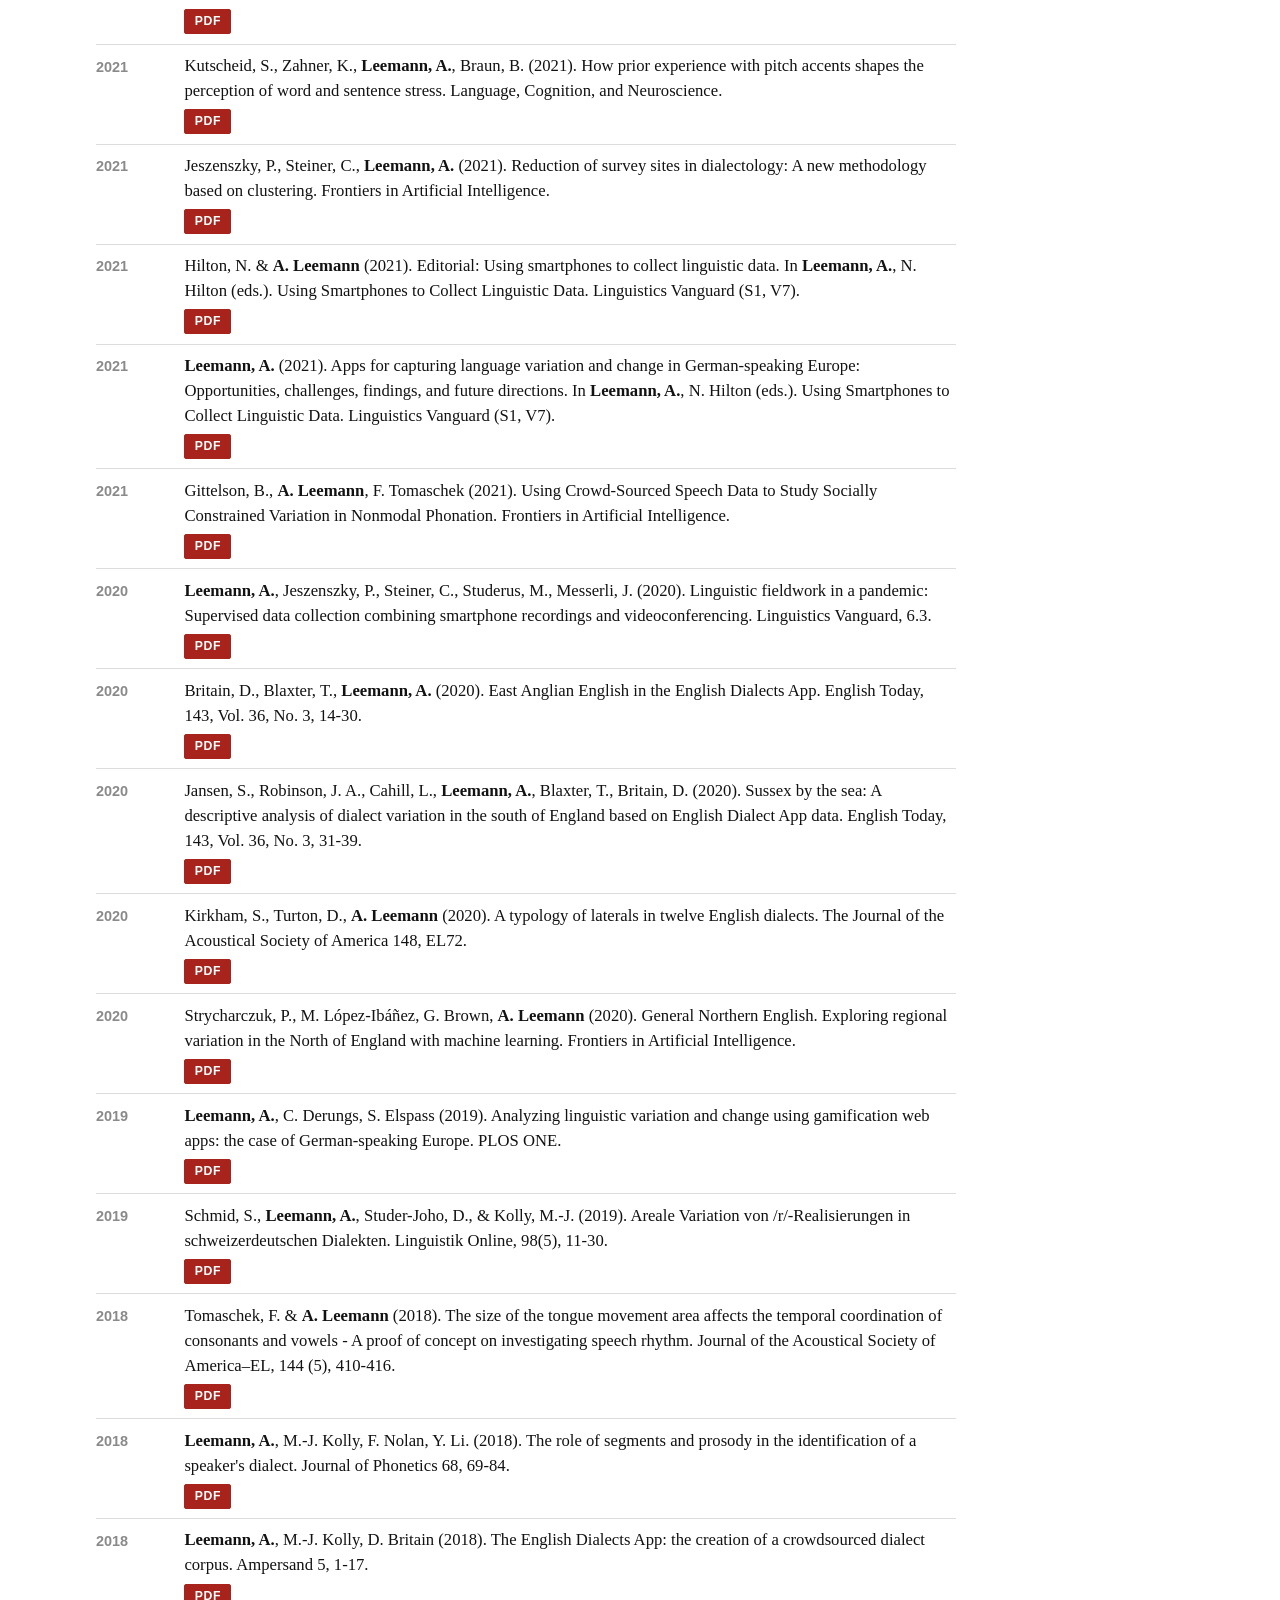
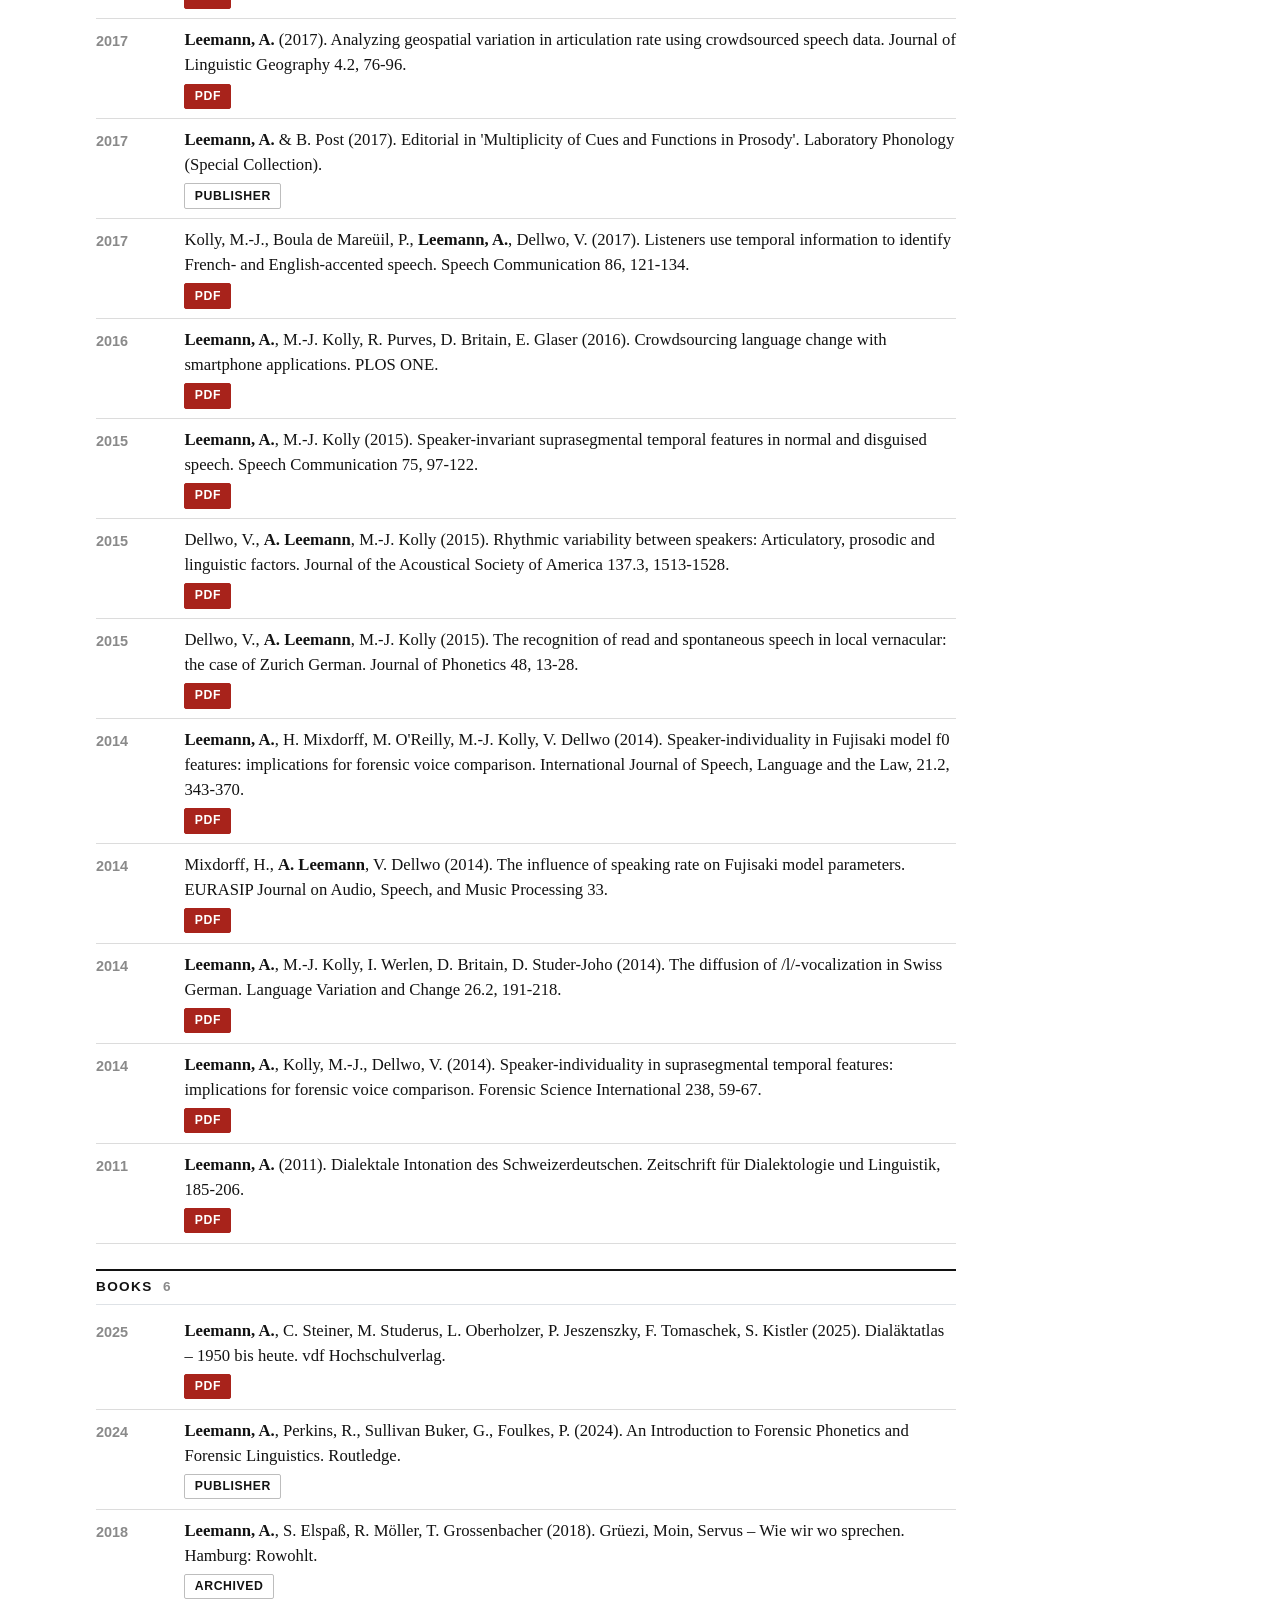
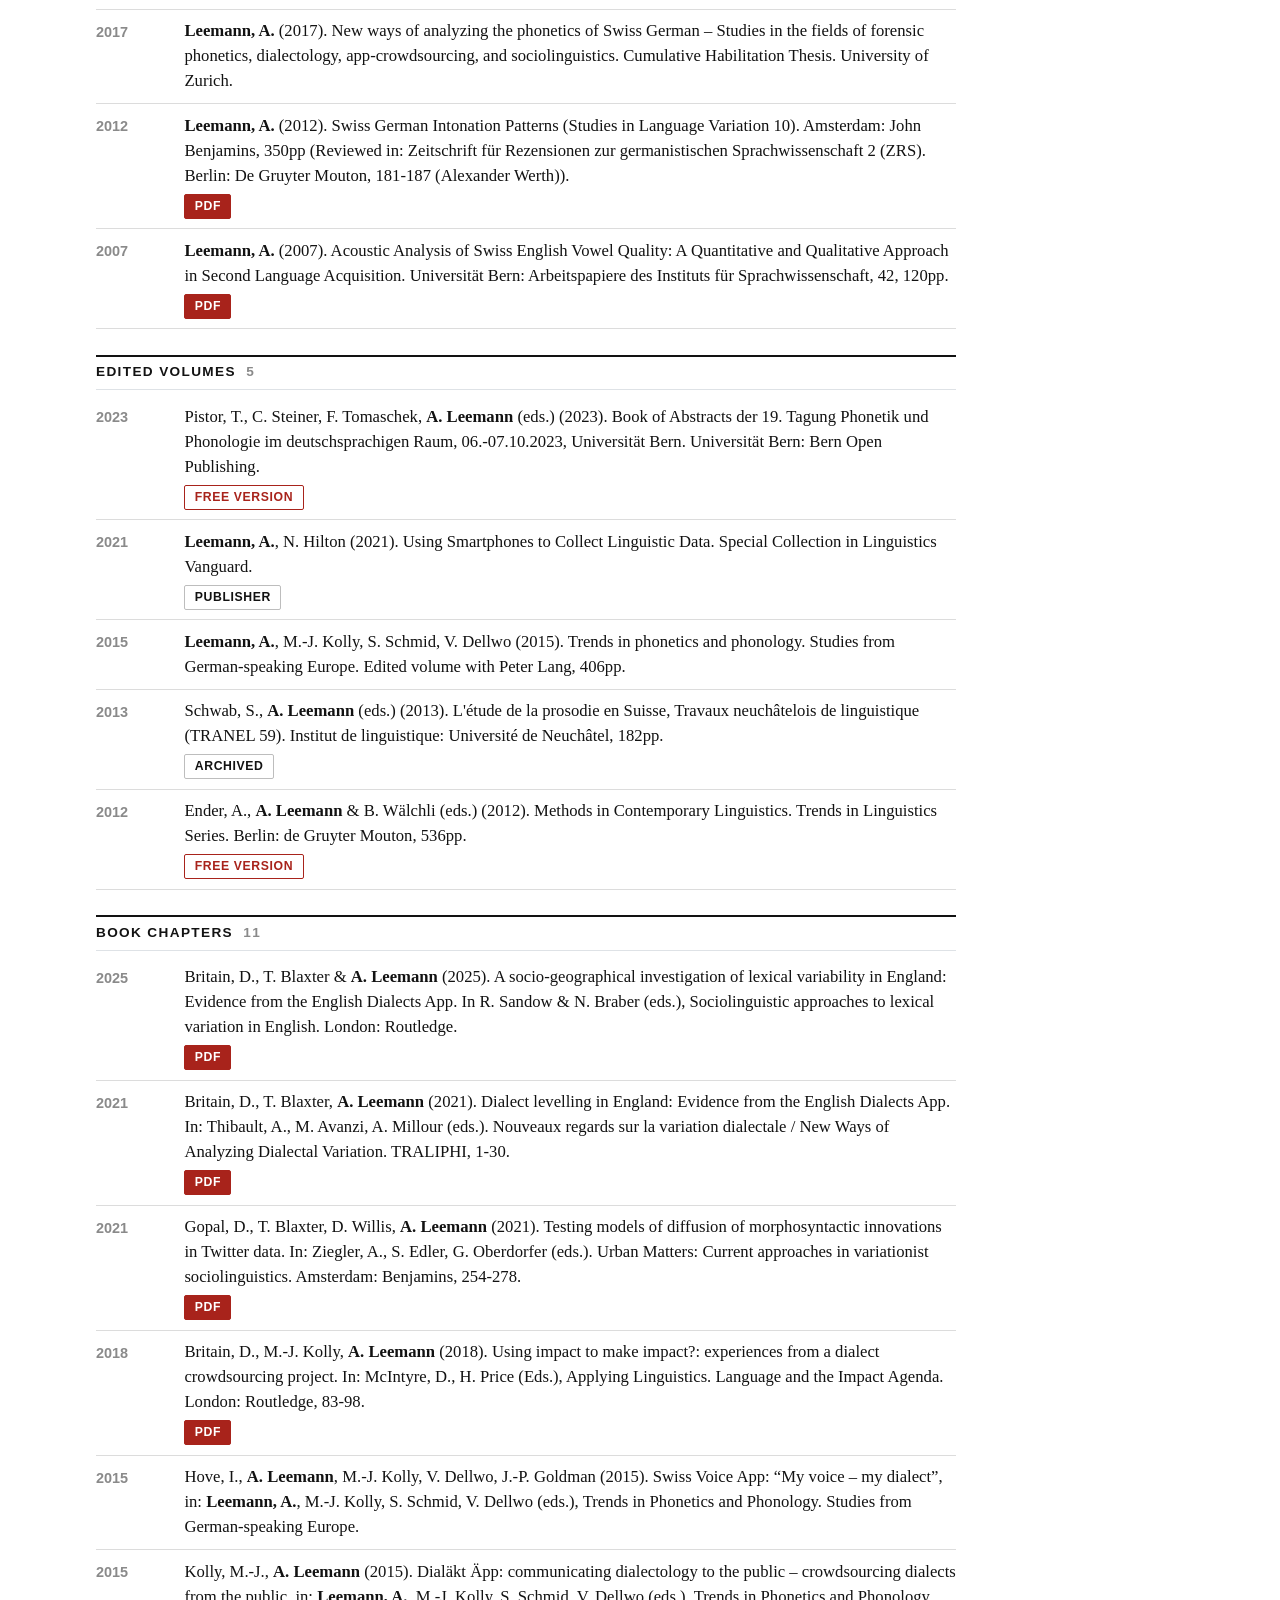
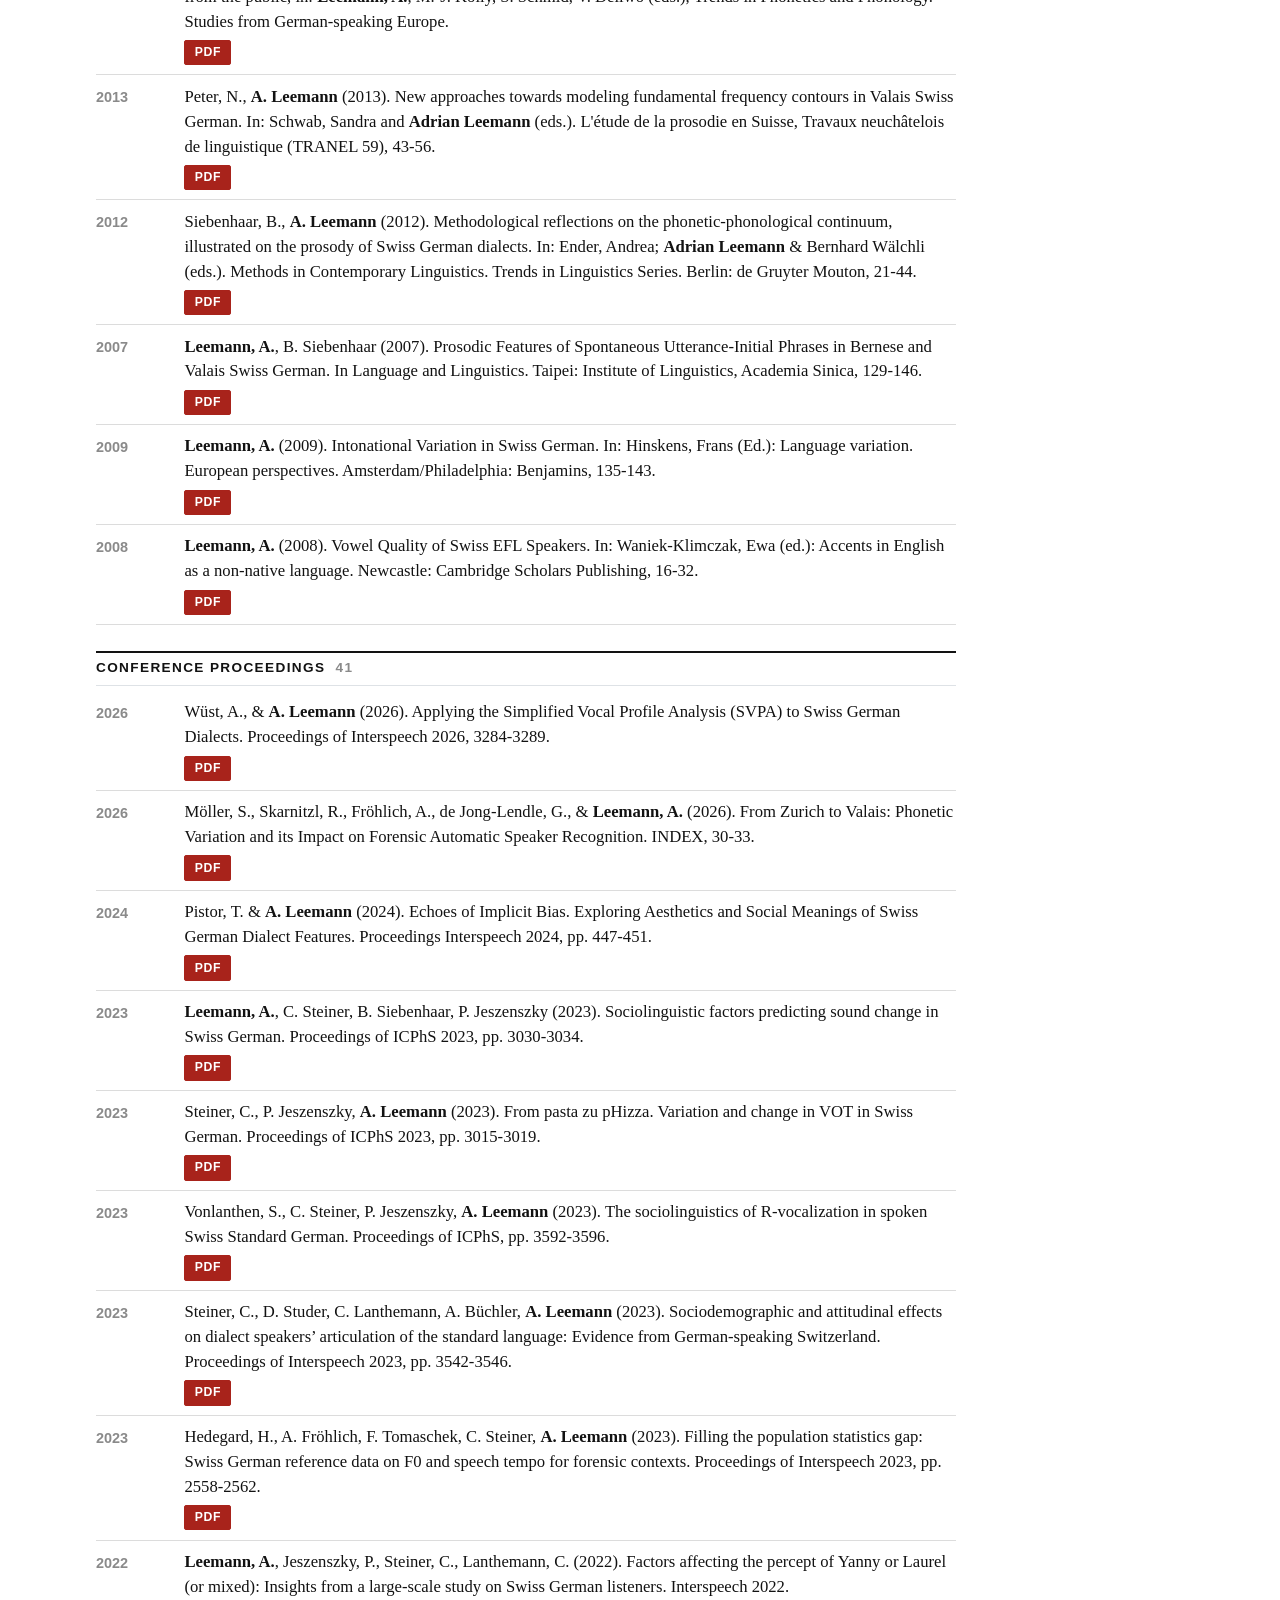
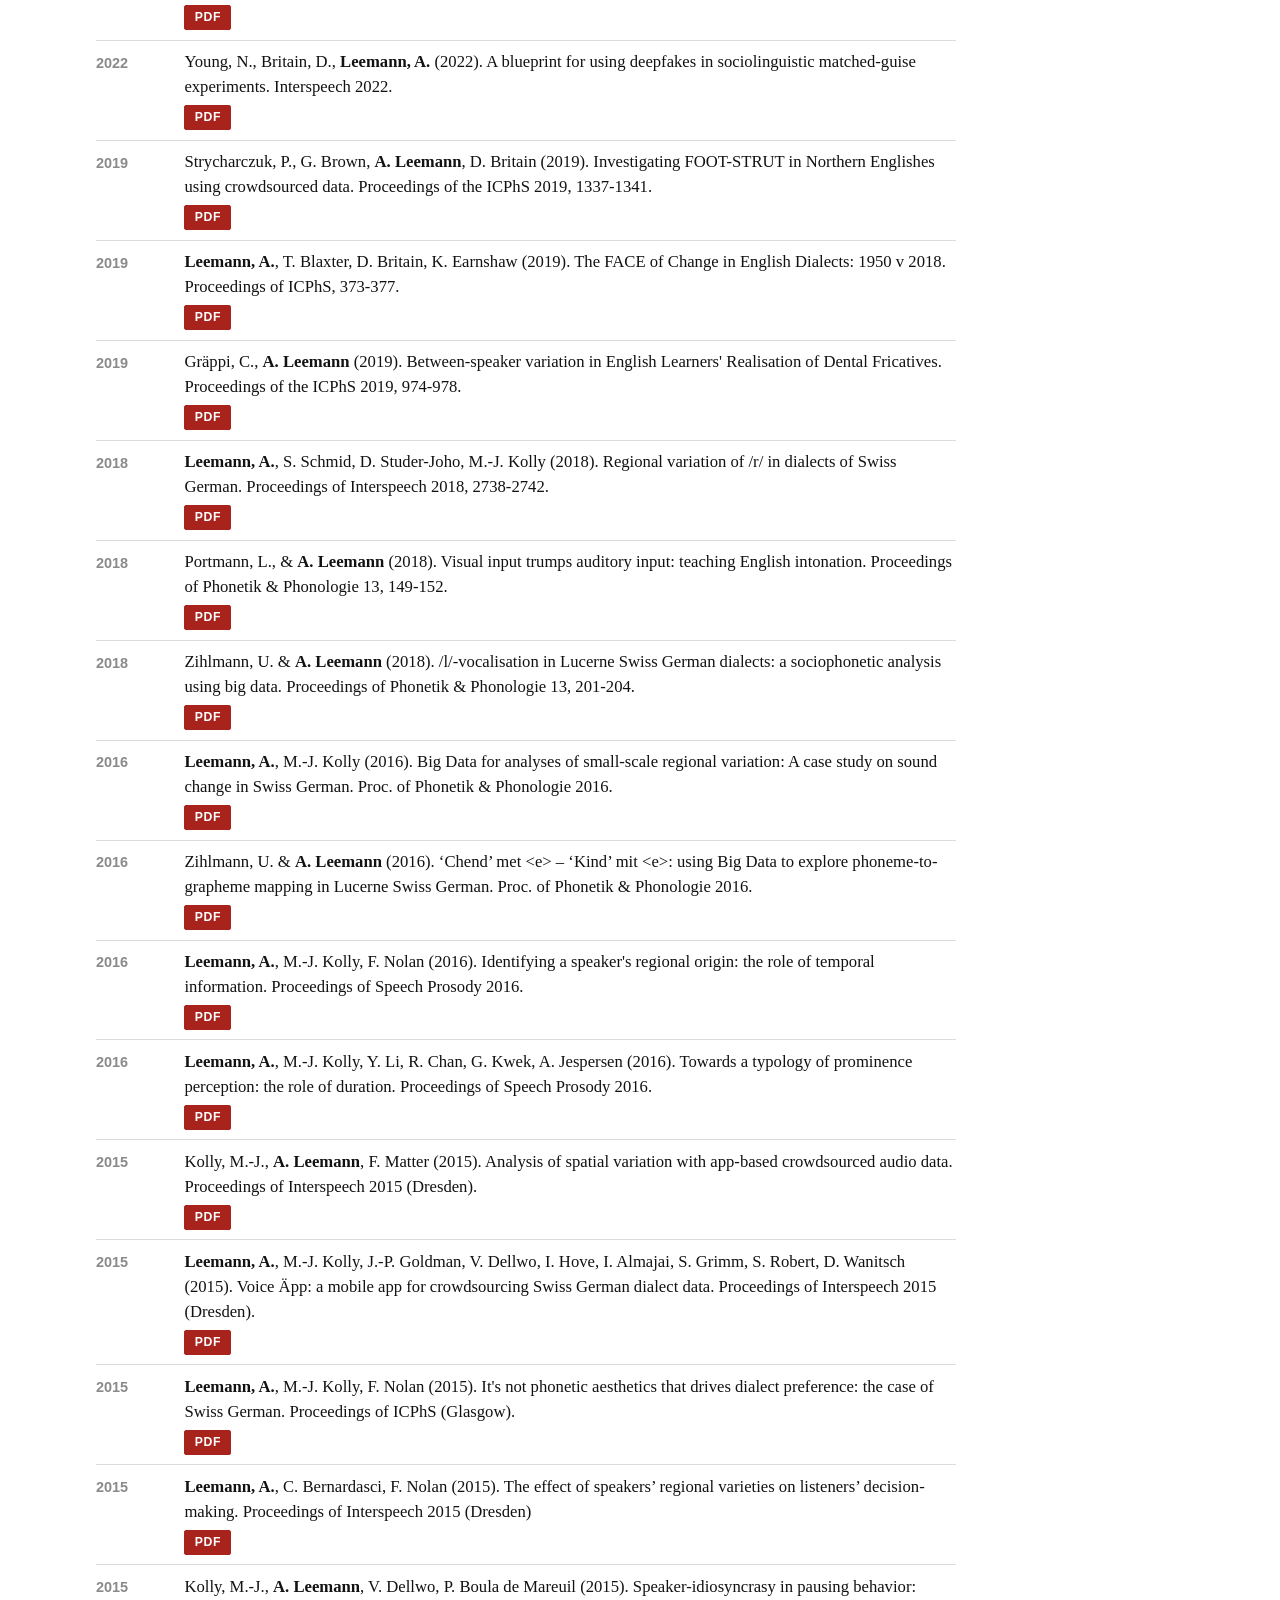
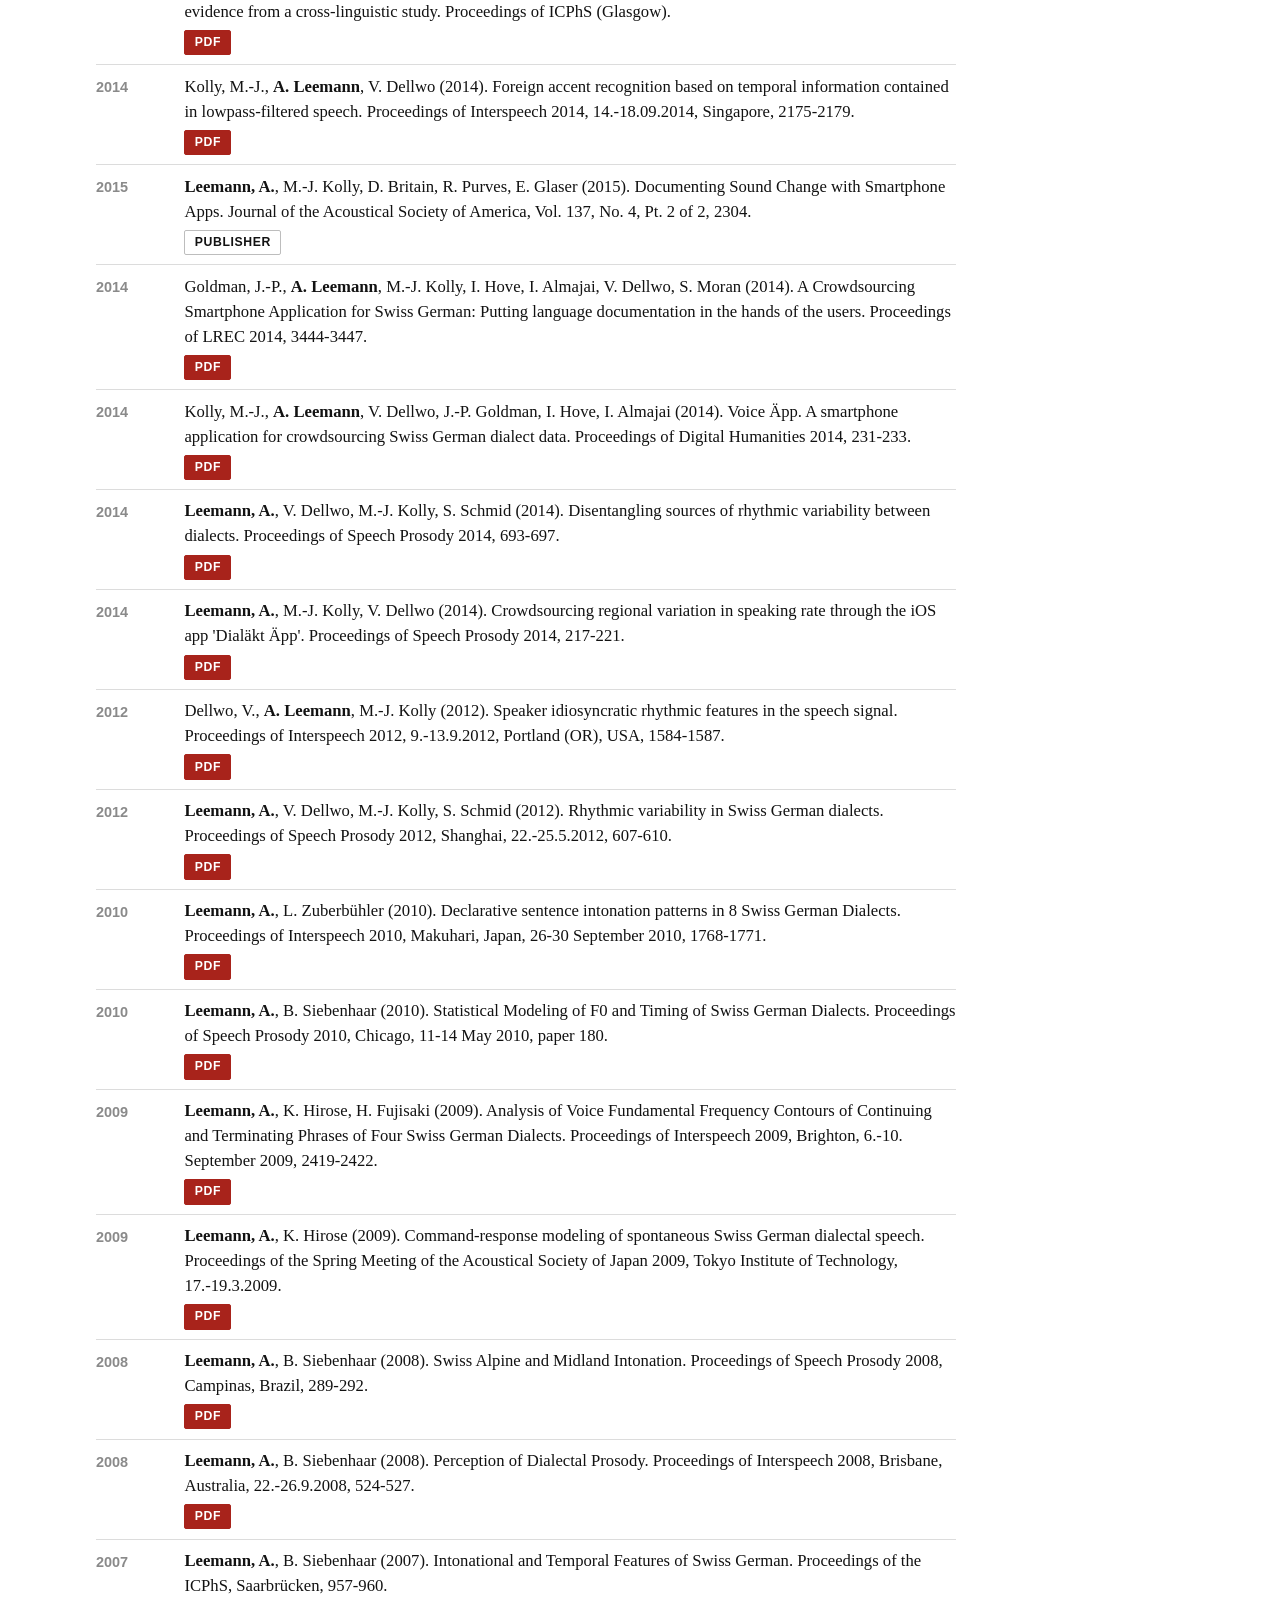
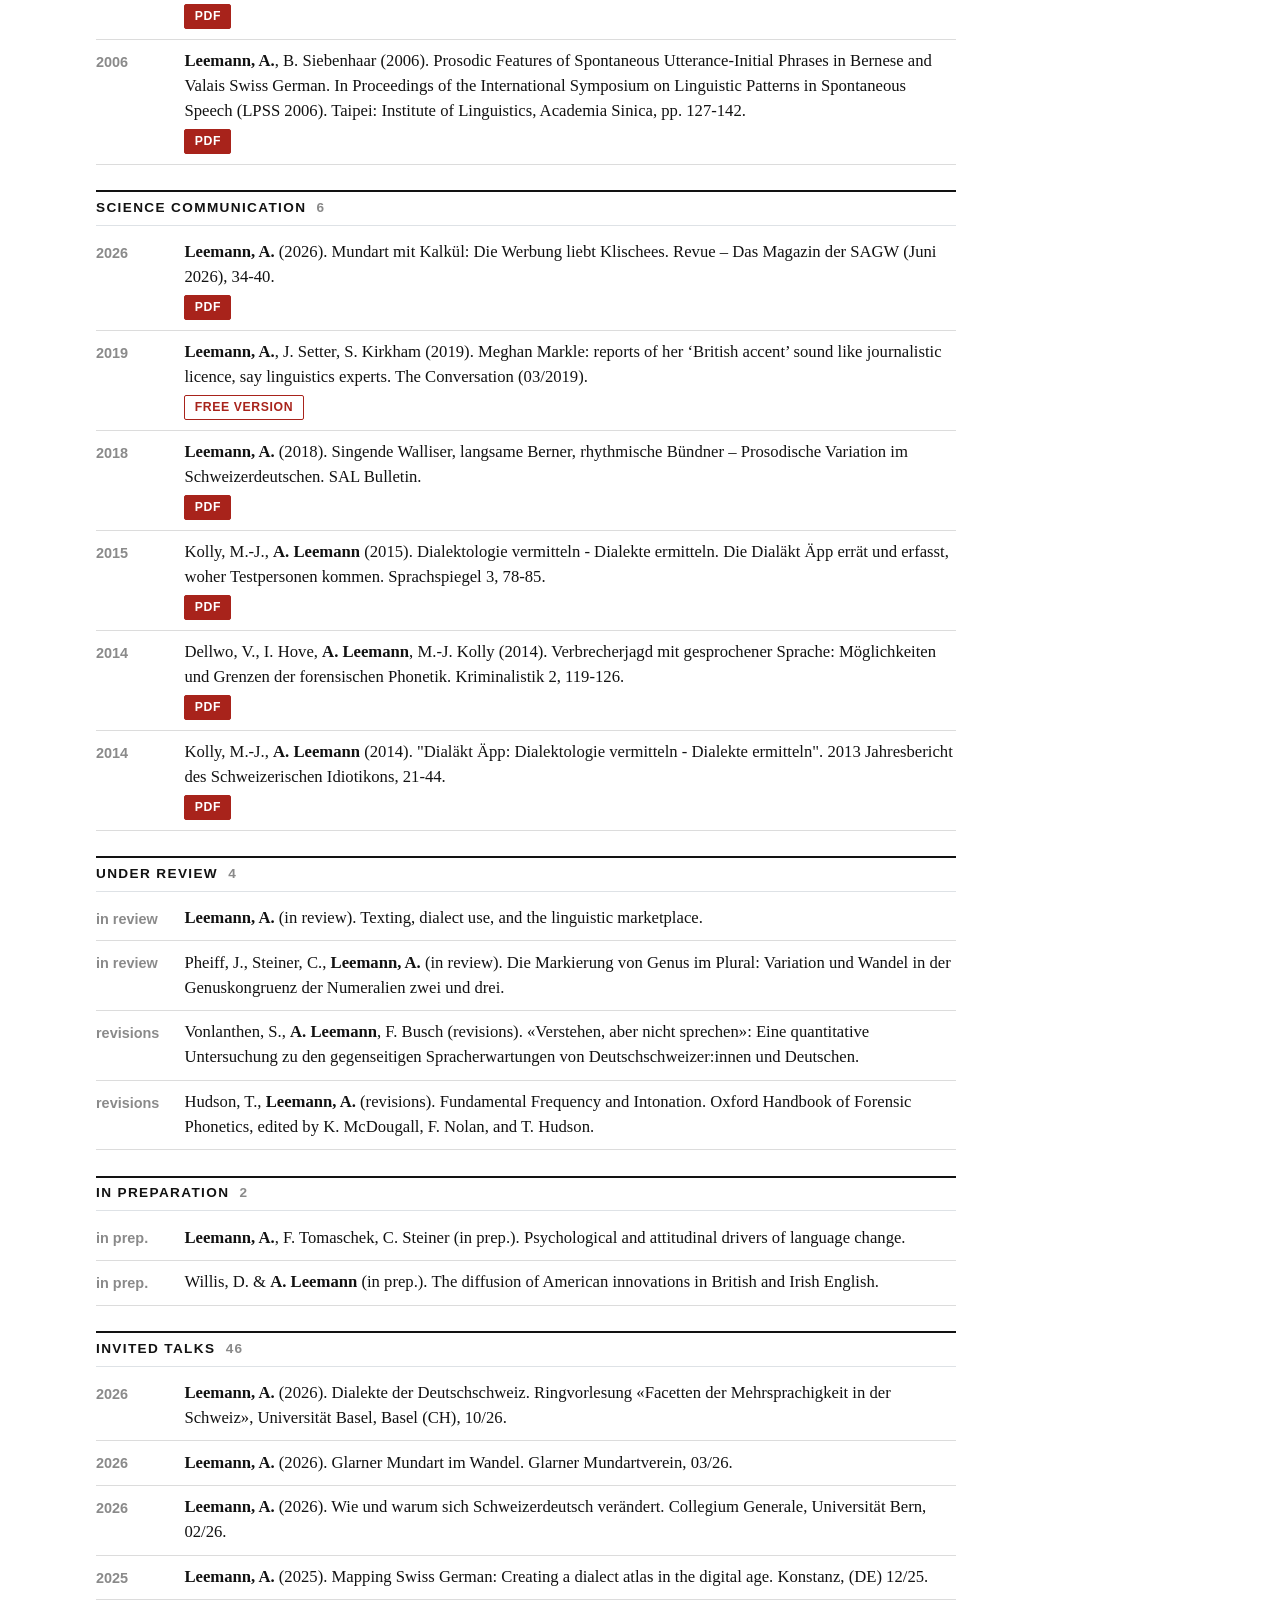
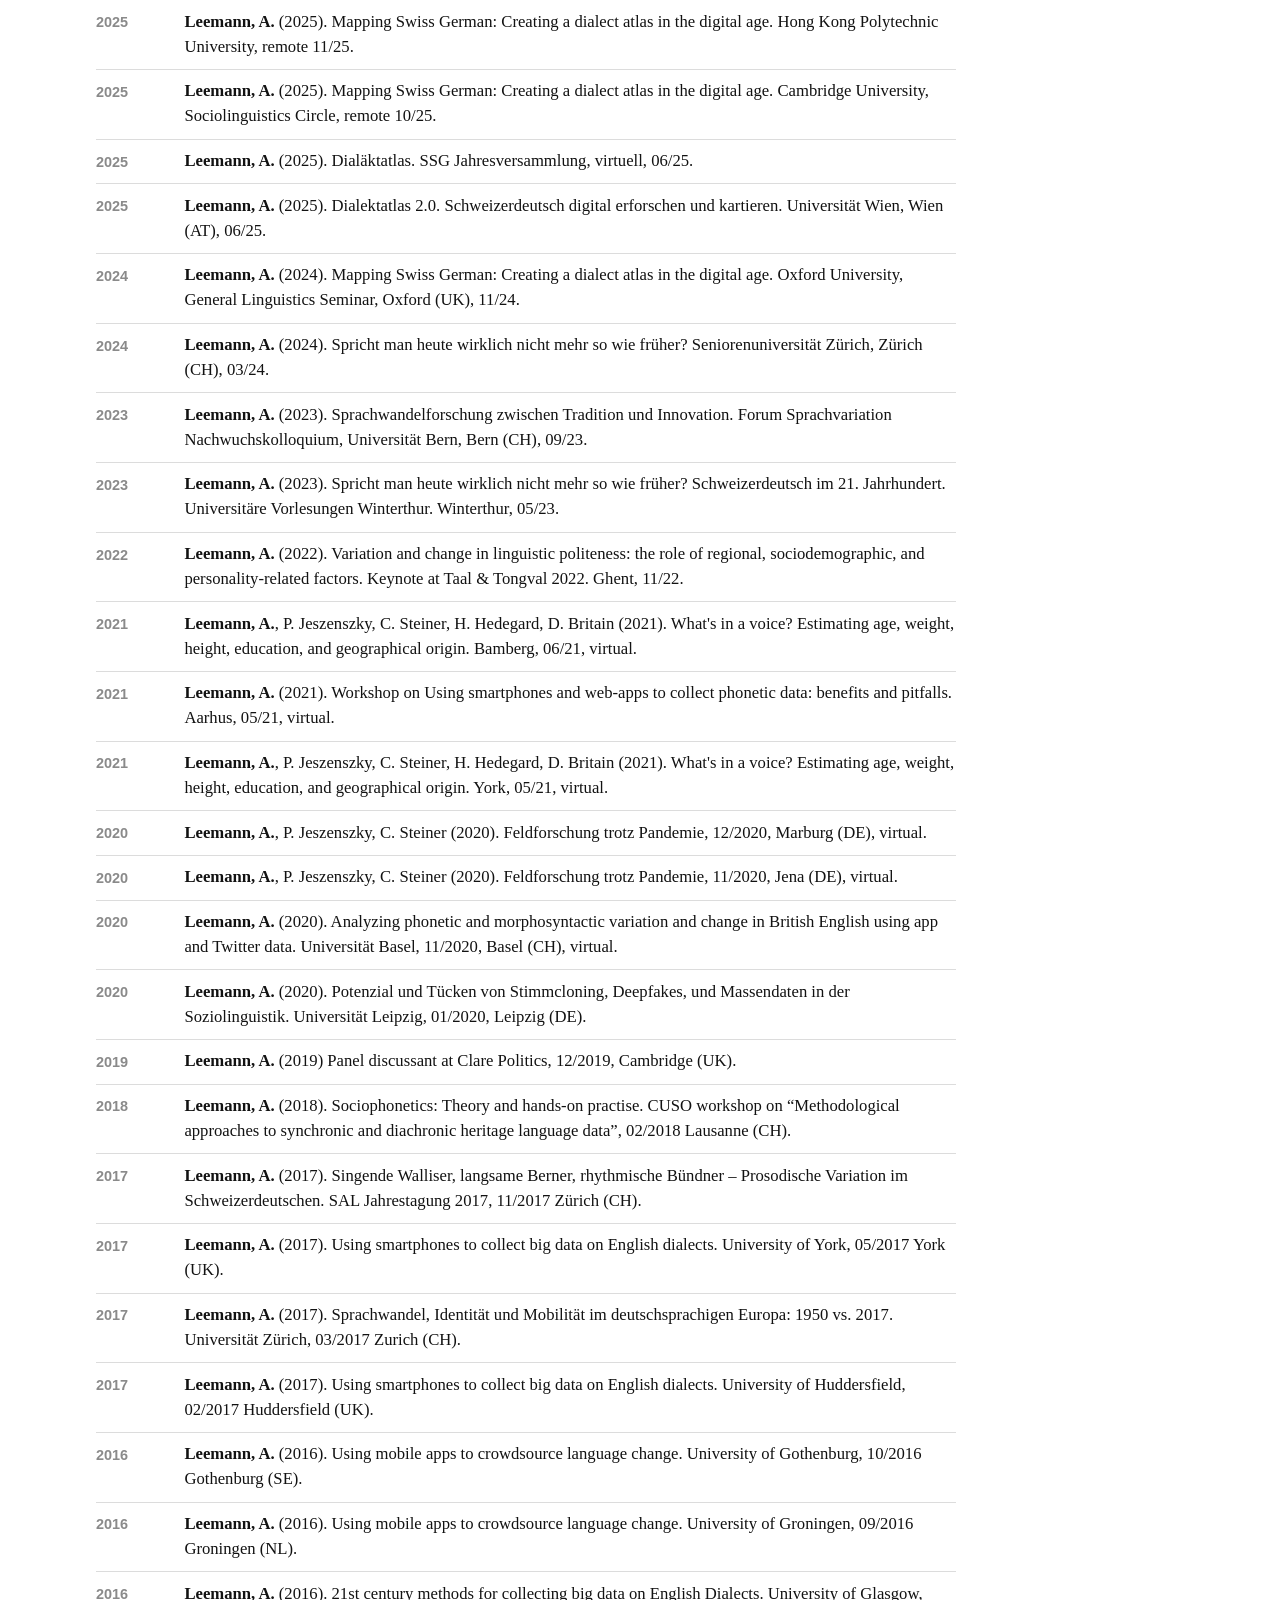
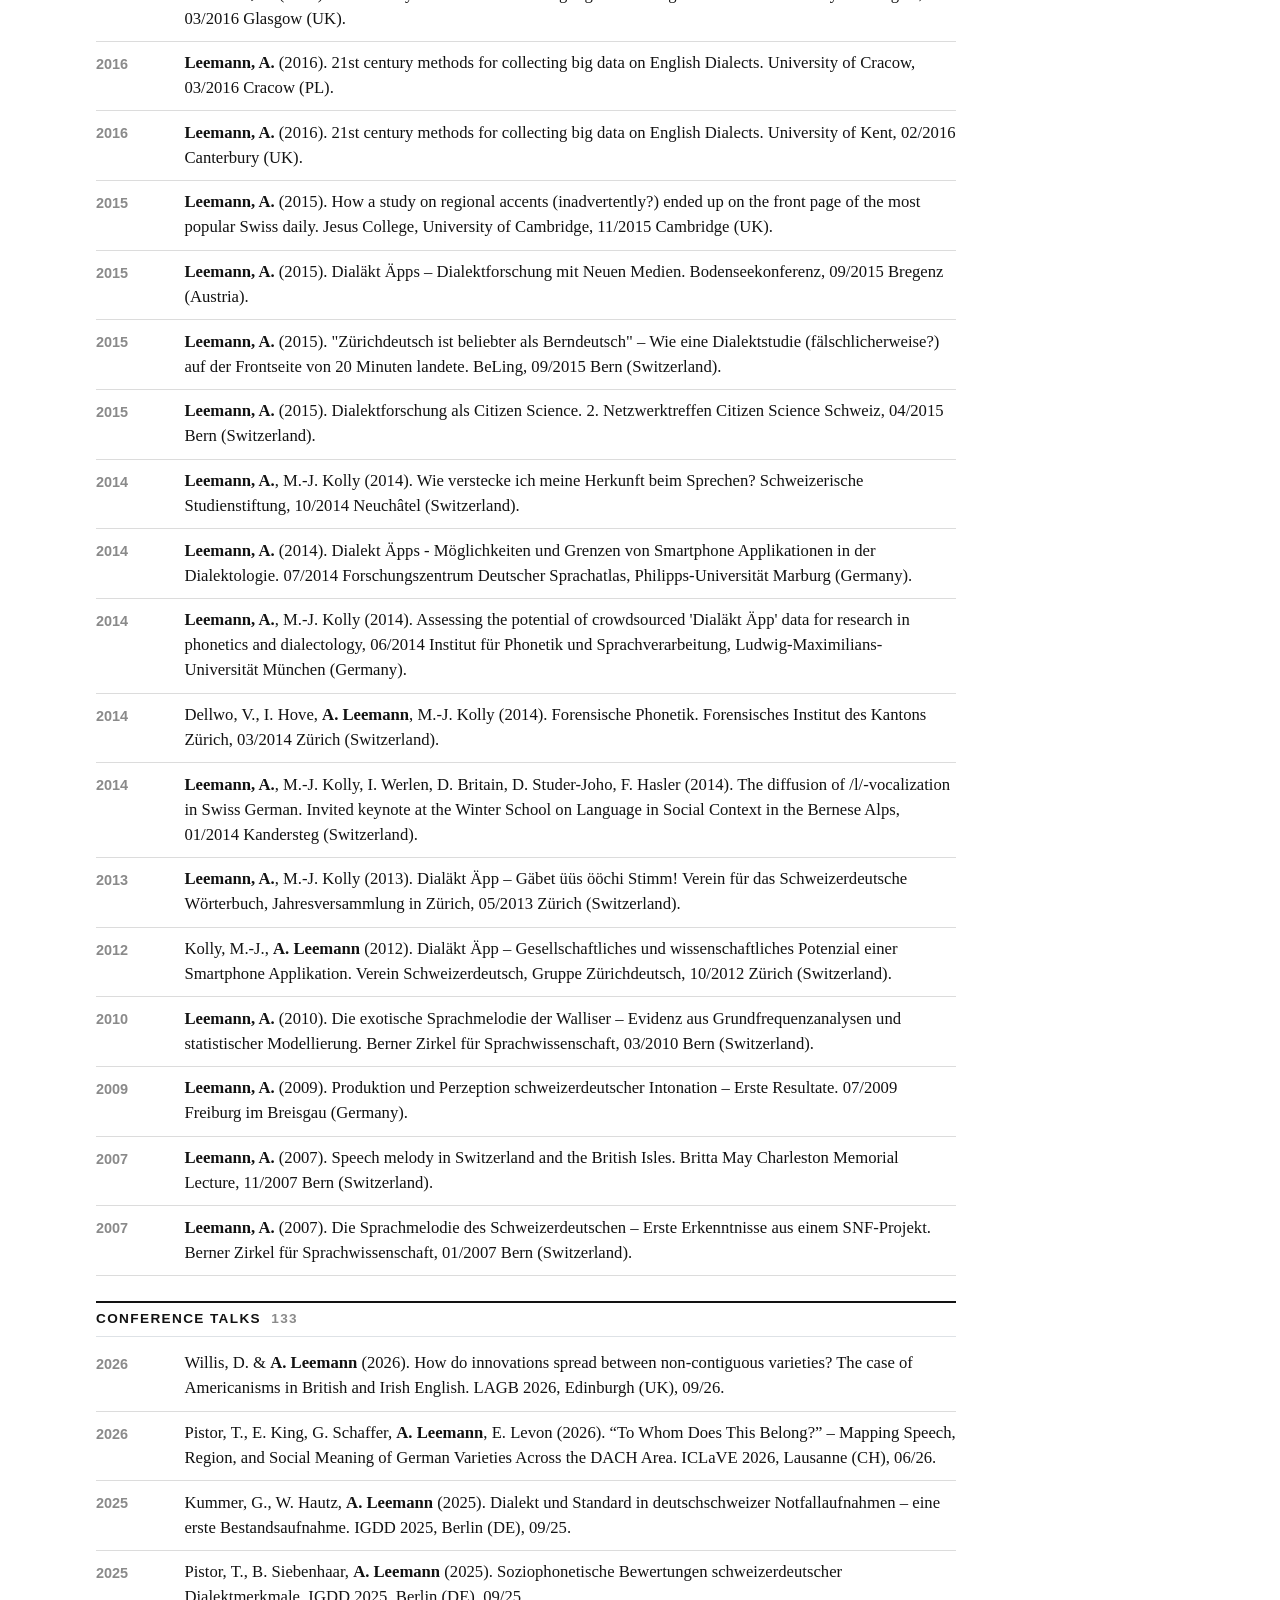
<file: publications/index.html>
<!DOCTYPE html>
<html xmlns="http://www.w3.org/1999/xhtml" lang="en" xml:lang="en"><head>

<meta charset="utf-8">
<meta name="generator" content="quarto-1.8.25">

<meta name="viewport" content="width=device-width, initial-scale=1.0, user-scalable=yes">

<meta name="description" content="Publications by Adrian Leemann, with free PDFs where available.">

<title>Publications – Adrian Leemann</title>
<style>
code{white-space: pre-wrap;}
span.smallcaps{font-variant: small-caps;}
div.columns{display: flex; gap: min(4vw, 1.5em);}
div.column{flex: auto; overflow-x: auto;}
div.hanging-indent{margin-left: 1.5em; text-indent: -1.5em;}
ul.task-list{list-style: none;}
ul.task-list li input[type="checkbox"] {
  width: 0.8em;
  margin: 0 0.8em 0.2em -1em; /* quarto-specific, see https://github.com/quarto-dev/quarto-cli/issues/4556 */ 
  vertical-align: middle;
}
</style>


<script src="../site_libs/quarto-nav/quarto-nav.js"></script>
<script src="../site_libs/quarto-nav/headroom.min.js"></script>
<link href="../img/favicon.png" rel="icon" type="image/png">
<script src="../site_libs/clipboard/clipboard.min.js"></script>
<script src="../site_libs/quarto-html/quarto.js" type="module"></script>
<script src="../site_libs/quarto-html/tabsets/tabsets.js" type="module"></script>
<script src="../site_libs/quarto-html/axe/axe-check.js" type="module"></script>
<script src="../site_libs/quarto-html/popper.min.js"></script>
<script src="../site_libs/quarto-html/tippy.umd.min.js"></script>
<link href="../site_libs/quarto-html/tippy.css" rel="stylesheet">
<link href="../site_libs/quarto-html/quarto-syntax-highlighting-7b89279ff1a6dce999919e0e67d4d9ec.css" rel="stylesheet" id="quarto-text-highlighting-styles">
<script src="../site_libs/bootstrap/bootstrap.min.js"></script>
<link href="../site_libs/bootstrap/bootstrap-icons.css" rel="stylesheet">
<link href="../site_libs/bootstrap/bootstrap-3d8408335753349c125d7cd4a92f8ea4.min.css" rel="stylesheet" append-hash="true" id="quarto-bootstrap" data-mode="light">
<script id="quarto-search-options" type="application/json">{
  "language": {
    "search-no-results-text": "No results",
    "search-matching-documents-text": "matching documents",
    "search-copy-link-title": "Copy link to search",
    "search-hide-matches-text": "Hide additional matches",
    "search-more-match-text": "more match in this document",
    "search-more-matches-text": "more matches in this document",
    "search-clear-button-title": "Clear",
    "search-text-placeholder": "",
    "search-detached-cancel-button-title": "Cancel",
    "search-submit-button-title": "Submit",
    "search-label": "Search"
  }
}</script>
<link rel="apple-touch-icon" href="../img/apple-touch-icon.png">
<script data-goatcounter="https://adrianleemann.goatcounter.com/count" async="" src="//gc.zgo.at/count.js"></script>


<meta property="og:title" content="Publications">
<meta property="og:description" content="Publications by Adrian Leemann, with free PDFs where available.">
<meta property="og:image" content="https://www.adrianleemann.com/img/share-card.jpg">
<meta property="og:site_name" content="Adrian Leemann">
<meta name="twitter:title" content="Publications">
<meta name="twitter:description" content="Publications by Adrian Leemann, with free PDFs where available.">
<meta name="twitter:image" content="https://www.adrianleemann.com/img/share-card.jpg">
<meta name="twitter:card" content="summary_large_image">
</head>

<body class="nav-fixed quarto-light">

<div id="quarto-search-results"></div>
  <header id="quarto-header" class="headroom fixed-top">
    <nav class="navbar navbar-expand-lg " data-bs-theme="dark">
      <div class="navbar-container container-fluid">
      <div class="navbar-brand-container mx-auto">
    <a href="../index.html" class="navbar-brand navbar-brand-logo">
    </a>
    <a class="navbar-brand" href="../index.html">
    <span class="navbar-title">Adrian Leemann</span>
    </a>
  </div>
          <button class="navbar-toggler" type="button" data-bs-toggle="collapse" data-bs-target="#navbarCollapse" aria-controls="navbarCollapse" role="menu" aria-expanded="false" aria-label="Toggle navigation" onclick="if (window.quartoToggleHeadroom) { window.quartoToggleHeadroom(); }">
  <span class="navbar-toggler-icon"></span>
</button>
          <div class="collapse navbar-collapse" id="navbarCollapse">
            <ul class="navbar-nav navbar-nav-scroll me-auto">
  <li class="nav-item">
    <a class="nav-link" href="../short-bio/index.html"> 
<span class="menu-text">Bio</span></a>
  </li>  
  <li class="nav-item">
    <a class="nav-link" href="../projects/index.html"> 
<span class="menu-text">Projects</span></a>
  </li>  
  <li class="nav-item">
    <a class="nav-link active" href="../publications/index.html" aria-current="page"> 
<span class="menu-text">Publications</span></a>
  </li>  
  <li class="nav-item">
    <a class="nav-link" href="../team/index.html"> 
<span class="menu-text">Team</span></a>
  </li>  
  <li class="nav-item">
    <a class="nav-link" href="../teaching/index.html"> 
<span class="menu-text">Teaching</span></a>
  </li>  
  <li class="nav-item">
    <a class="nav-link" href="../grants/index.html"> 
<span class="menu-text">Grants</span></a>
  </li>  
  <li class="nav-item">
    <a class="nav-link" href="../press/index.html"> 
<span class="menu-text">Press</span></a>
  </li>  
  <li class="nav-item">
    <a class="nav-link" href="../professional-services/index.html"> 
<span class="menu-text">Service</span></a>
  </li>  
  <li class="nav-item">
    <a class="nav-link" href="../contact/index.html"> 
<span class="menu-text">Contact</span></a>
  </li>  
</ul>
          </div> <!-- /navcollapse -->
            <div class="quarto-navbar-tools">
</div>
      </div> <!-- /container-fluid -->
    </nav>
</header>
<!-- content -->
<div id="quarto-content" class="quarto-container page-columns page-rows-contents page-layout-full page-navbar">
<!-- sidebar -->
<!-- margin-sidebar -->
    
<!-- main -->
<main class="content column-page" id="quarto-document-content">

<header id="title-block-header" class="quarto-title-block default">
<div class="quarto-title">
<h1 class="title">Publications</h1>
</div>

<div>
  <div class="description">
    Publications by Adrian Leemann, with free PDFs where available.
  </div>
</div>


<div class="quarto-title-meta column-page">

    
  
    
  </div>
  


</header>



<div class="wrap">
  <header class="measure phead">
    <p class="kicker">Open access</p>
    <h1 class="ptitle">Publications</h1>
    <p class="dek">Click <b style="color:var(--accent)">PDF</b> to read or save a paper. If a paper you need has no PDF here, email me and I will send you a copy. Talks, posters and apps are listed <a href="#talks">further down</a>.</p>
  </header>
  <div class="pubtools">
    <input type="search" id="q" enterkeyhint="search" placeholder="Search by title, co-author, journal, year ..." aria-label="Search publications">
    <div class="chips" role="group" aria-label="Filter by type">
      <button class="chip oa" data-oa="" aria-pressed="false">Free to read</button>
      <button class="chip" data-t="all" aria-pressed="true">All</button>
      <button class="chip" data-t="journal" aria-pressed="false">Journal articles</button><button class="chip" data-t="book" aria-pressed="false">Books</button><button class="chip" data-t="edited" aria-pressed="false">Edited volumes</button><button class="chip" data-t="chapter" aria-pressed="false">Book chapters</button><button class="chip" data-t="proceedings" aria-pressed="false">Conference proceedings</button><button class="chip" data-t="scicomm" aria-pressed="false">Science communication</button><button class="chip" data-t="in-review" aria-pressed="false">Under review</button><button class="chip" data-t="in-prep" aria-pressed="false">In preparation</button><button class="chip" data-t="invited" aria-pressed="false">Invited talks</button><button class="chip" data-t="talk" aria-pressed="false">Conference talks</button><button class="chip" data-t="poster" aria-pressed="false">Conference posters</button><button class="chip" data-t="scicomm-talk" aria-pressed="false">Public talks and science fairs</button><button class="chip" data-t="app" aria-pressed="false">Apps</button>
    </div>
    <p class="count" id="count" aria-live="polite"></p>
  </div>
  <div class="measure" style="max-width:860px"><section class="pubgroup" data-group="journal"><h2>Journal articles <span class="n">39</span></h2><div class="pub" data-type="journal" data-oa="0" data-text="pistor, t., b. siebenhaar, a. leemann (accepted). phonetic distance outweighs attitudes in predicting social judgments of swiss german dialects. journal of language variation and sociolinguistics."><div class="yr">accepted</div><div><div class="cite">Pistor, T., B. Siebenhaar, <span class="me">A. Leemann</span> (accepted). Phonetic Distance Outweighs Attitudes in Predicting Social Judgments of Swiss German Dialects. Journal of Language Variation and Sociolinguistics.</div></div></div>
<div class="pub" data-type="journal" data-oa="0" data-text="weber, j. &amp; a. leemann (accepted). mundart als mainstream: deutschschweizer fernsehwerbung im wandel der zeit (1985–2025). journal of language variation and sociolinguistics."><div class="yr">accepted</div><div><div class="cite">Weber, J. &amp; <span class="me">A. Leemann</span> (accepted). Mundart als Mainstream: Deutschschweizer Fernsehwerbung im Wandel der Zeit (1985–2025). Journal of Language Variation and Sociolinguistics.</div></div></div>
<div class="pub" data-type="journal" data-oa="0" data-text="hedegard, h., a. leemann, p. jeszenszky, c. steiner, d. britain (accepted). dialect proximity and soft biometric inference from read speech. international journal of speech, language, and the law."><div class="yr">accepted</div><div><div class="cite">Hedegard, H., <span class="me">A. Leemann</span>, P. Jeszenszky, C. Steiner, D. Britain (accepted). Dialect proximity and soft biometric inference from read speech. International Journal of Speech, Language, and the Law.</div></div></div>
<div class="pub" data-type="journal" data-oa="1" data-text="leemann, a., s. kistler, f. tomaschek (2026). beyond sociodemographics: attitudinal and personality predictors of lexical change. languages 2026, 11(3), 61."><div class="yr">2026</div><div><div class="cite"><span class="me">Leemann, A.</span>, S. Kistler, F. Tomaschek (2026). Beyond sociodemographics: attitudinal and personality predictors of lexical change. Languages 2026, 11(3), 61.</div><div class="acts"><a class="btn-pdf" href="../pdfs/Leemann-et-al-2026-Beyond-sociodemographics-attitudinal-and-personality-predictors-of-lexical-change.pdf">PDF</a></div></div></div>
<div class="pub" data-type="journal" data-oa="1" data-text="netzwerk regionale sprache und künstliche intelligenz (2026): regionale sprache und künstliche intelligenz im zeitalter der digitalen transformation. positionspapier zur zukunft der regionalsprachenforschung. zeitschrift für dialektologie und linguistik. online first."><div class="yr">2026</div><div><div class="cite">Netzwerk Regionale Sprache und Künstliche Intelligenz (2026): Regionale Sprache und Künstliche Intelligenz im Zeitalter der digitalen Transformation. Positionspapier zur Zukunft der Regionalsprachenforschung. Zeitschrift für Dialektologie und Linguistik. Online First.</div><div class="acts"><a class="btn-pdf" href="https://biblioscout.net/content/10.25162/zdl-2026-0001.pdf">PDF</a></div></div></div>
<div class="pub" data-type="journal" data-oa="1" data-text="gräppi, c., c. steiner, &amp; a. leemann (2025). articulation of the strut vowel in l2 english speakers of swiss german. linguistik online."><div class="yr">2025</div><div><div class="cite">Gräppi, C., C. Steiner, &amp; <span class="me">A. Leemann</span> (2025). Articulation of the STRUT Vowel in L2 English Speakers of Swiss German. Linguistik Online.</div><div class="acts"><a class="btn-pdf" href="../pdfs/Graeppi-et-al-2025-Articulation-of-the-STRUT-Vowel-in-L2-English-Speakers-of-Swiss-German.pdf">PDF</a></div></div></div>
<div class="pub" data-type="journal" data-oa="1" data-text="leemann, a., c. steiner, p. jeszenszky, j. culpeper, l. josi (2024). saying goodbye to and thanking bus drivers in german-speaking switzerland. journal of pragmatics, 234, 78-98."><div class="yr">2024</div><div><div class="cite"><span class="me">Leemann, A.</span>, C. Steiner, P. Jeszenszky, J. Culpeper, L. Josi (2024). Saying goodbye to and thanking bus drivers in German-speaking Switzerland. Journal of Pragmatics, 234, 78-98.</div><div class="acts"><a class="btn-pdf" href="../pdfs/Leemann-et-al-2024-Saying-goodbye-to-and-thanking-bus-drivers-in-German-speaking-Switzerland.pdf">PDF</a></div></div></div>
<div class="pub" data-type="journal" data-oa="1" data-text="jeszenszky, p., steiner, c., leemann, a. (2024). effects of mobility on dialect change: introducing the linguistic mobility index. plos one."><div class="yr">2024</div><div><div class="cite">Jeszenszky, P., Steiner, C., <span class="me">Leemann, A.</span> (2024). Effects of mobility on dialect change: Introducing the Linguistic Mobility Index. PLOS ONE.</div><div class="acts"><a class="btn-pdf" href="../pdfs/Jeszenszky-et-al-2024-Effects-of-mobility-on-dialect-change.pdf">PDF</a></div></div></div>
<div class="pub" data-type="journal" data-oa="1" data-text="jeszenszky, p., c. steiner, n. von allmen, a. leemann (2024). what drives non-linguists’ hands (or mouse) when drawing mental dialect maps? digital scholarship in the humanities."><div class="yr">2024</div><div><div class="cite">Jeszenszky, P., C. Steiner, N. Von Allmen, <span class="me">A. Leemann</span> (2024). What drives non-linguists’ hands (or mouse) when drawing mental dialect maps? Digital Scholarship in the Humanities.</div><div class="acts"><a class="btn-pdf" href="../pdfs/Jeszenszky-et-al-2024-What-drives-non-linguists-hands-or-mouse-when-drawing-mental-dialect-maps.pdf">PDF</a></div></div></div>
<div class="pub" data-type="journal" data-oa="1" data-text="steiner, c., jeszenszky, p., stebler, v., leemann, a. (2023). extraverted innovators and conscientious laggards? investigating effects of personality traits on language change. language variation and change."><div class="yr">2023</div><div><div class="cite">Steiner, C., Jeszenszky, P., Stebler, V., <span class="me">Leemann, A.</span> (2023). Extraverted innovators and conscientious laggards? Investigating effects of personality traits on language change. Language Variation and Change.</div><div class="acts"><a class="btn-pdf" href="../pdfs/Steiner-et-al-2023-Extraverted-innovators-and-conscientious-laggards.pdf">PDF</a></div></div></div>
<div class="pub" data-type="journal" data-oa="1" data-text="büchler, a., &amp; leemann, a. (2022). phonetic stability across time: linguistic enclaves in switzerland. linguistik online."><div class="yr">2022</div><div><div class="cite">Büchler, A., &amp; <span class="me">Leemann, A.</span> (2022). Phonetic stability across time: linguistic enclaves in Switzerland. Linguistik Online.</div><div class="acts"><a class="btn-pdf" href="../pdfs/Buechler-Leemann-2022-Phonetic-stability-across-time.pdf">PDF</a></div></div></div>
<div class="pub" data-type="journal" data-oa="1" data-text="steiner, c., p. jeszenszky, a. leemann (2022). variation and change in swiss german agreement morphology: spatial, social, and attitudinal effects. journal of linguistic geography."><div class="yr">2022</div><div><div class="cite">Steiner, C., P. Jeszenszky, <span class="me">A. Leemann</span> (2022). Variation and change in Swiss German agreement morphology: Spatial, social, and attitudinal effects. Journal of Linguistic Geography.</div><div class="acts"><a class="btn-pdf" href="../pdfs/Steiner-et-al-2022-Variation-and-change-in-Swiss-German-agreement-morphology.pdf">PDF</a></div></div></div>
<div class="pub" data-type="journal" data-oa="1" data-text="kutscheid, s., zahner, k., leemann, a., braun, b. (2021). how prior experience with pitch accents shapes the perception of word and sentence stress. language, cognition, and neuroscience."><div class="yr">2021</div><div><div class="cite">Kutscheid, S., Zahner, K., <span class="me">Leemann, A.</span>, Braun, B. (2021). How prior experience with pitch accents shapes the perception of word and sentence stress. Language, Cognition, and Neuroscience.</div><div class="acts"><a class="btn-pdf" href="../pdfs/Kutscheid-et-al-2021-How-prior-experience-with-pitch-accents-shapes-the-perception-of-word-and-sentence-stress.pdf">PDF</a></div></div></div>
<div class="pub" data-type="journal" data-oa="1" data-text="jeszenszky, p., steiner, c., leemann, a. (2021). reduction of survey sites in dialectology: a new methodology based on clustering. frontiers in artificial intelligence."><div class="yr">2021</div><div><div class="cite">Jeszenszky, P., Steiner, C., <span class="me">Leemann, A.</span> (2021). Reduction of survey sites in dialectology: A new methodology based on clustering. Frontiers in Artificial Intelligence.</div><div class="acts"><a class="btn-pdf" href="../pdfs/Jeszenszky-et-al-2021-Reduction-of-survey-sites-in-dialectology.pdf">PDF</a></div></div></div>
<div class="pub" data-type="journal" data-oa="1" data-text="hilton, n. &amp; a. leemann (2021). editorial: using smartphones to collect linguistic data. in leemann, a., n. hilton (eds.). using smartphones to collect linguistic data. linguistics vanguard (s1, v7)."><div class="yr">2021</div><div><div class="cite">Hilton, N. &amp; <span class="me">A. Leemann</span> (2021). Editorial: Using smartphones to collect linguistic data. In <span class="me">Leemann, A.</span>, N. Hilton (eds.). Using Smartphones to Collect Linguistic Data. Linguistics Vanguard (S1, V7).</div><div class="acts"><a class="btn-pdf" href="../pdfs/Hilton-Leemann-2021-Editorial-Using-smartphones-to-collect-linguistic-data.pdf">PDF</a></div></div></div>
<div class="pub" data-type="journal" data-oa="1" data-text="leemann, a. (2021). apps for capturing language variation and change in german-speaking europe: opportunities, challenges, findings, and future directions. in leemann, a., n. hilton (eds.). using smartphones to collect linguistic data. linguistics vanguard (s1, v7)."><div class="yr">2021</div><div><div class="cite"><span class="me">Leemann, A.</span> (2021). Apps for capturing language variation and change in German-speaking Europe: Opportunities, challenges, findings, and future directions. In <span class="me">Leemann, A.</span>, N. Hilton (eds.). Using Smartphones to Collect Linguistic Data. Linguistics Vanguard (S1, V7).</div><div class="acts"><a class="btn-pdf" href="../pdfs/Leemann-2021-Apps-for-capturing-language-variation-and-change-in-German-speaking-Europe.pdf">PDF</a></div></div></div>
<div class="pub" data-type="journal" data-oa="1" data-text="gittelson, b., a. leemann, f. tomaschek (2021). using crowd-sourced speech data to study socially constrained variation in nonmodal phonation. frontiers in artificial intelligence."><div class="yr">2021</div><div><div class="cite">Gittelson, B., <span class="me">A. Leemann</span>, F. Tomaschek (2021). Using Crowd-Sourced Speech Data to Study Socially Constrained Variation in Nonmodal Phonation. Frontiers in Artificial Intelligence.</div><div class="acts"><a class="btn-pdf" href="../pdfs/Gittelson-et-al-2021-Using-Crowd-Sourced-Speech-Data-to-Study-Socially-Constrained-Variation-in-Nonmodal-Phonation.pdf">PDF</a></div></div></div>
<div class="pub" data-type="journal" data-oa="1" data-text="leemann, a., jeszenszky, p., steiner, c., studerus, m., messerli, j. (2020). linguistic fieldwork in a pandemic: supervised data collection combining smartphone recordings and videoconferencing. linguistics vanguard, 6.3."><div class="yr">2020</div><div><div class="cite"><span class="me">Leemann, A.</span>, Jeszenszky, P., Steiner, C., Studerus, M., Messerli, J. (2020). Linguistic fieldwork in a pandemic: Supervised data collection combining smartphone recordings and videoconferencing. Linguistics Vanguard, 6.3.</div><div class="acts"><a class="btn-pdf" href="../pdfs/Leemann-et-al-2020-Linguistic-fieldwork-in-a-pandemic.pdf">PDF</a></div></div></div>
<div class="pub" data-type="journal" data-oa="1" data-text="britain, d., blaxter, t., leemann, a. (2020). east anglian english in the english dialects app. english today, 143, vol. 36, no. 3, 14-30."><div class="yr">2020</div><div><div class="cite">Britain, D., Blaxter, T., <span class="me">Leemann, A.</span> (2020). East Anglian English in the English Dialects App. English Today, 143, Vol. 36, No. 3, 14-30.</div><div class="acts"><a class="btn-pdf" href="../pdfs/Britain-et-al-2020-East-Anglian-English-in-the-English-Dialects-App.pdf">PDF</a></div></div></div>
<div class="pub" data-type="journal" data-oa="1" data-text="jansen, s., robinson, j. a., cahill, l., leemann, a., blaxter, t., britain, d. (2020). sussex by the sea: a descriptive analysis of dialect variation in the south of england based on english dialect app data. english today, 143, vol. 36, no. 3, 31-39."><div class="yr">2020</div><div><div class="cite">Jansen, S., Robinson, J. A., Cahill, L., <span class="me">Leemann, A.</span>, Blaxter, T., Britain, D. (2020). Sussex by the sea: A descriptive analysis of dialect variation in the south of England based on English Dialect App data. English Today, 143, Vol. 36, No. 3, 31-39.</div><div class="acts"><a class="btn-pdf" href="../pdfs/Jansen-et-al-2020-Sussex-by-the-sea.pdf">PDF</a></div></div></div>
<div class="pub" data-type="journal" data-oa="1" data-text="kirkham, s., turton, d., a. leemann (2020). a typology of laterals in twelve english dialects. the journal of the acoustical society of america 148, el72."><div class="yr">2020</div><div><div class="cite">Kirkham, S., Turton, D., <span class="me">A. Leemann</span> (2020). A typology of laterals in twelve English dialects. The Journal of the Acoustical Society of America 148, EL72.</div><div class="acts"><a class="btn-pdf" href="../pdfs/Kirkham-et-al-2020-A-typology-of-laterals-in-twelve-English-dialects.pdf">PDF</a></div></div></div>
<div class="pub" data-type="journal" data-oa="1" data-text="strycharczuk, p., m. lópez-ibáñez, g. brown, a. leemann (2020). general northern english. exploring regional variation in the north of england with machine learning. frontiers in artificial intelligence."><div class="yr">2020</div><div><div class="cite">Strycharczuk, P., M. López-Ibáñez, G. Brown, <span class="me">A. Leemann</span> (2020). General Northern English. Exploring regional variation in the North of England with machine learning. Frontiers in Artificial Intelligence.</div><div class="acts"><a class="btn-pdf" href="../pdfs/Strycharczuk-et-al-2020-General-Northern-English.pdf">PDF</a></div></div></div>
<div class="pub" data-type="journal" data-oa="1" data-text="leemann, a., c. derungs, s. elspass (2019). analyzing linguistic variation and change using gamification web apps: the case of german-speaking europe. plos one."><div class="yr">2019</div><div><div class="cite"><span class="me">Leemann, A.</span>, C. Derungs, S. Elspass (2019). Analyzing linguistic variation and change using gamification web apps: the case of German-speaking Europe. PLOS ONE.</div><div class="acts"><a class="btn-pdf" href="../pdfs/Leemann-et-al-2019-Analyzing-linguistic-variation-and-change-using-gamification-web-apps.pdf">PDF</a></div></div></div>
<div class="pub" data-type="journal" data-oa="1" data-text="schmid, s., leemann, a., studer-joho, d., &amp; kolly, m.-j. (2019). areale variation von /r/-realisierungen in schweizerdeutschen dialekten. linguistik online, 98(5), 11-30."><div class="yr">2019</div><div><div class="cite">Schmid, S., <span class="me">Leemann, A.</span>, Studer-Joho, D., &amp; Kolly, M.-J. (2019). Areale Variation von /r/-Realisierungen in schweizerdeutschen Dialekten. Linguistik Online, 98(5), 11-30.</div><div class="acts"><a class="btn-pdf" href="../pdfs/Schmid-et-al-2019-Areale-Variation-von-r-Realisierungen-in-schweizerdeutschen-Dialekten.pdf">PDF</a></div></div></div>
<div class="pub" data-type="journal" data-oa="1" data-text="tomaschek, f. &amp; a. leemann (2018). the size of the tongue movement area affects the temporal coordination of consonants and vowels - a proof of concept on investigating speech rhythm. journal of the acoustical society of america–el, 144 (5), 410-416."><div class="yr">2018</div><div><div class="cite">Tomaschek, F. &amp; <span class="me">A. Leemann</span> (2018). The size of the tongue movement area affects the temporal coordination of consonants and vowels - A proof of concept on investigating speech rhythm. Journal of the Acoustical Society of America–EL, 144 (5), 410-416.</div><div class="acts"><a class="btn-pdf" href="../pdfs/Tomaschek-Leemann-2018-The-size-of-the-tongue-movement-area-affects-the-temporal-coordination-of-consonants-and-vowels.pdf">PDF</a></div></div></div>
<div class="pub" data-type="journal" data-oa="1" data-text="leemann, a., m.-j. kolly, f. nolan, y. li. (2018). the role of segments and prosody in the identification of a speaker's dialect. journal of phonetics 68, 69-84."><div class="yr">2018</div><div><div class="cite"><span class="me">Leemann, A.</span>, M.-J. Kolly, F. Nolan, Y. Li. (2018). The role of segments and prosody in the identification of a speaker's dialect. Journal of Phonetics 68, 69-84.</div><div class="acts"><a class="btn-pdf" href="../pdfs/Leemann-et-al-2018-The-role-of-segments-and-prosody-in-the-identification-of-a-speakers-dialect.pdf">PDF</a></div></div></div>
<div class="pub" data-type="journal" data-oa="1" data-text="leemann, a., m.-j. kolly, d. britain (2018). the english dialects app: the creation of a crowdsourced dialect corpus. ampersand 5, 1-17."><div class="yr">2018</div><div><div class="cite"><span class="me">Leemann, A.</span>, M.-J. Kolly, D. Britain (2018). The English Dialects App: the creation of a crowdsourced dialect corpus. Ampersand 5, 1-17.</div><div class="acts"><a class="btn-pdf" href="../pdfs/Leemann-et-al-2018-The-English-Dialects-App.pdf">PDF</a></div></div></div>
<div class="pub" data-type="journal" data-oa="1" data-text="leemann, a. (2017). analyzing geospatial variation in articulation rate using crowdsourced speech data. journal of linguistic geography 4.2, 76-96."><div class="yr">2017</div><div><div class="cite"><span class="me">Leemann, A.</span> (2017). Analyzing geospatial variation in articulation rate using crowdsourced speech data. Journal of Linguistic Geography 4.2, 76-96.</div><div class="acts"><a class="btn-pdf" href="../pdfs/Leemann-2017-Analyzing-geospatial-variation-in-articulation-rate-using-crowdsourced-speech-data.pdf">PDF</a></div></div></div>
<div class="pub" data-type="journal" data-oa="0" data-text="leemann, a. &amp; b. post (2017). editorial in 'multiplicity of cues and functions in prosody'. laboratory phonology (special collection)."><div class="yr">2017</div><div><div class="cite"><span class="me">Leemann, A.</span> &amp; B. Post (2017). Editorial in 'Multiplicity of Cues and Functions in Prosody'. Laboratory Phonology (Special Collection).</div><div class="acts"><a class="btn-link" href="http://www.journal-labphon.org/collections/special/multiplicity-of-cues-and-functions-in-prosody/">Publisher</a></div></div></div>
<div class="pub" data-type="journal" data-oa="1" data-text="kolly, m.-j., boula de mareüil, p., leemann, a., dellwo, v. (2017). listeners use temporal information to identify french- and english-accented speech. speech communication 86, 121-134."><div class="yr">2017</div><div><div class="cite">Kolly, M.-J., Boula de Mareüil, P., <span class="me">Leemann, A.</span>, Dellwo, V. (2017). Listeners use temporal information to identify French- and English-accented speech. Speech Communication 86, 121-134.</div><div class="acts"><a class="btn-pdf" href="../pdfs/Kolly-et-al-2017-Listeners-use-temporal-information-to-identify-French-and-English-accented-speech.pdf">PDF</a></div></div></div>
<div class="pub" data-type="journal" data-oa="1" data-text="leemann, a., m.-j. kolly, r. purves, d. britain, e. glaser (2016). crowdsourcing language change with smartphone applications. plos one."><div class="yr">2016</div><div><div class="cite"><span class="me">Leemann, A.</span>, M.-J. Kolly, R. Purves, D. Britain, E. Glaser (2016). Crowdsourcing language change with smartphone applications. PLOS ONE.</div><div class="acts"><a class="btn-pdf" href="../pdfs/Leemann-et-al-2016-Crowdsourcing-language-change-with-smartphone-applications.pdf">PDF</a></div></div></div>
<div class="pub" data-type="journal" data-oa="1" data-text="leemann, a., m.-j. kolly (2015). speaker-invariant suprasegmental temporal features in normal and disguised speech. speech communication 75, 97-122."><div class="yr">2015</div><div><div class="cite"><span class="me">Leemann, A.</span>, M.-J. Kolly (2015). Speaker-invariant suprasegmental temporal features in normal and disguised speech. Speech Communication 75, 97-122.</div><div class="acts"><a class="btn-pdf" href="../pdfs/Leemann-Kolly-2015-Speaker-invariant-suprasegmental-temporal-features-in-normal-and-disguised-speech.pdf">PDF</a></div></div></div>
<div class="pub" data-type="journal" data-oa="1" data-text="dellwo, v., a. leemann, m.-j. kolly (2015). rhythmic variability between speakers: articulatory, prosodic and linguistic factors. journal of the acoustical society of america 137.3, 1513-1528."><div class="yr">2015</div><div><div class="cite">Dellwo, V., <span class="me">A. Leemann</span>, M.-J. Kolly (2015). Rhythmic variability between speakers: Articulatory, prosodic and linguistic factors. Journal of the Acoustical Society of America 137.3, 1513-1528.</div><div class="acts"><a class="btn-pdf" href="../pdfs/Dellwo-et-al-2015-Rhythmic-variability-between-speakers.pdf">PDF</a></div></div></div>
<div class="pub" data-type="journal" data-oa="1" data-text="dellwo, v., a. leemann, m.-j. kolly (2015). the recognition of read and spontaneous speech in local vernacular: the case of zurich german. journal of phonetics 48, 13-28."><div class="yr">2015</div><div><div class="cite">Dellwo, V., <span class="me">A. Leemann</span>, M.-J. Kolly (2015). The recognition of read and spontaneous speech in local vernacular: the case of Zurich German. Journal of Phonetics 48, 13-28.</div><div class="acts"><a class="btn-pdf" href="../pdfs/Dellwo-et-al-2015-The-recognition-of-read-and-spontaneous-speech-in-local-vernacular.pdf">PDF</a></div></div></div>
<div class="pub" data-type="journal" data-oa="1" data-text="leemann, a., h. mixdorff, m. o'reilly, m.-j. kolly, v. dellwo (2014). speaker-individuality in fujisaki model f0 features: implications for forensic voice comparison. international journal of speech, language and the law, 21.2, 343-370."><div class="yr">2014</div><div><div class="cite"><span class="me">Leemann, A.</span>, H. Mixdorff, M. O'Reilly, M.-J. Kolly, V. Dellwo (2014). Speaker-individuality in Fujisaki model f0 features: implications for forensic voice comparison. International Journal of Speech, Language and the Law, 21.2, 343-370.</div><div class="acts"><a class="btn-pdf" href="../pdfs/Leemann-et-al-2014-Speaker-individuality-in-Fujisaki-model-f0-features.pdf">PDF</a></div></div></div>
<div class="pub" data-type="journal" data-oa="1" data-text="mixdorff, h., a. leemann, v. dellwo (2014). the influence of speaking rate on fujisaki model parameters. eurasip journal on audio, speech, and music processing 33."><div class="yr">2014</div><div><div class="cite">Mixdorff, H., <span class="me">A. Leemann</span>, V. Dellwo (2014). The influence of speaking rate on Fujisaki model parameters. EURASIP Journal on Audio, Speech, and Music Processing 33.</div><div class="acts"><a class="btn-pdf" href="../pdfs/Mixdorff-et-al-2014-The-influence-of-speaking-rate-on-Fujisaki-model-parameters.pdf">PDF</a></div></div></div>
<div class="pub" data-type="journal" data-oa="1" data-text="leemann, a., m.-j. kolly, i. werlen, d. britain, d. studer-joho (2014). the diffusion of /l/-vocalization in swiss german. language variation and change 26.2, 191-218."><div class="yr">2014</div><div><div class="cite"><span class="me">Leemann, A.</span>, M.-J. Kolly, I. Werlen, D. Britain, D. Studer-Joho (2014). The diffusion of /l/-vocalization in Swiss German. Language Variation and Change 26.2, 191-218.</div><div class="acts"><a class="btn-pdf" href="../pdfs/Leemann-et-al-2014-The-diffusion-of-l-vocalization-in-Swiss-German.pdf">PDF</a></div></div></div>
<div class="pub" data-type="journal" data-oa="1" data-text="leemann, a., kolly, m.-j., dellwo, v. (2014). speaker-individuality in suprasegmental temporal features: implications for forensic voice comparison. forensic science international 238, 59-67."><div class="yr">2014</div><div><div class="cite"><span class="me">Leemann, A.</span>, Kolly, M.-J., Dellwo, V. (2014). Speaker-individuality in suprasegmental temporal features: implications for forensic voice comparison. Forensic Science International 238, 59-67.</div><div class="acts"><a class="btn-pdf" href="../pdfs/Leemann-et-al-2014-Speaker-individuality-in-suprasegmental-temporal-features.pdf">PDF</a></div></div></div>
<div class="pub" data-type="journal" data-oa="1" data-text="leemann, a. (2011). dialektale intonation des schweizerdeutschen. zeitschrift für dialektologie und linguistik, 185-206."><div class="yr">2011</div><div><div class="cite"><span class="me">Leemann, A.</span> (2011). Dialektale Intonation des Schweizerdeutschen. Zeitschrift für Dialektologie und Linguistik, 185-206.</div><div class="acts"><a class="btn-pdf" href="../pdfs/Leemann-2011-Dialektale-Intonation-des-Schweizerdeutschen.pdf">PDF</a></div></div></div></section>
<section class="pubgroup" data-group="book"><h2>Books <span class="n">6</span></h2><div class="pub" data-type="book" data-oa="1" data-text="leemann, a., c. steiner, m. studerus, l. oberholzer, p. jeszenszky, f. tomaschek, s. kistler (2025). dialäktatlas – 1950 bis heute. vdf hochschulverlag."><div class="yr">2025</div><div><div class="cite"><span class="me">Leemann, A.</span>, C. Steiner, M. Studerus, L. Oberholzer, P. Jeszenszky, F. Tomaschek, S. Kistler (2025). Dialäktatlas – 1950 bis heute. vdf Hochschulverlag.</div><div class="acts"><a class="btn-pdf" href="https://www.dialektatlas.ch/Dialaektatlas_2025_150dpi.pdf">PDF</a></div></div></div>
<div class="pub" data-type="book" data-oa="0" data-text="leemann, a., perkins, r., sullivan buker, g., foulkes, p. (2024). an introduction to forensic phonetics and forensic linguistics. routledge."><div class="yr">2024</div><div><div class="cite"><span class="me">Leemann, A.</span>, Perkins, R., Sullivan Buker, G., Foulkes, P. (2024). An Introduction to Forensic Phonetics and Forensic Linguistics. Routledge.</div><div class="acts"><a class="btn-link" href="https://www.routledge.com/An-Introduction-to-Forensic-Phonetics-and-Forensic-Linguistics/Leemann-Perkins-Buker-Foulkes/p/book/9780367616571">Publisher</a></div></div></div>
<div class="pub" data-type="book" data-oa="0" data-text="leemann, a., s. elspaß, r. möller, t. grossenbacher (2018). grüezi, moin, servus – wie wir wo sprechen. hamburg: rowohlt."><div class="yr">2018</div><div><div class="cite"><span class="me">Leemann, A.</span>, S. Elspaß, R. Möller, T. Grossenbacher (2018). Grüezi, Moin, Servus – Wie wir wo sprechen. Hamburg: Rowohlt.</div><div class="acts"><a class="btn-link" href="https://web.archive.org/web/20200926082755/https://www.rowohlt.de/taschenbuch/adrian-leemann-grueezi-moin-servus.html">Archived</a></div></div></div>
<div class="pub" data-type="book" data-oa="0" data-text="leemann, a. (2017). new ways of analyzing the phonetics of swiss german – studies in the fields of forensic phonetics, dialectology, app-crowdsourcing, and sociolinguistics. cumulative habilitation thesis. university of zurich."><div class="yr">2017</div><div><div class="cite"><span class="me">Leemann, A.</span> (2017). New ways of analyzing the phonetics of Swiss German – Studies in the fields of forensic phonetics, dialectology, app-crowdsourcing, and sociolinguistics. Cumulative Habilitation Thesis. University of Zurich.</div></div></div>
<div class="pub" data-type="book" data-oa="1" data-text="leemann, a. (2012). swiss german intonation patterns (studies in language variation 10). amsterdam: john benjamins, 350pp (reviewed in: zeitschrift für rezensionen zur germanistischen sprachwissenschaft 2 (zrs). berlin: de gruyter mouton, 181-187 (alexander werth))."><div class="yr">2012</div><div><div class="cite"><span class="me">Leemann, A.</span> (2012). Swiss German Intonation Patterns (Studies in Language Variation 10). Amsterdam: John Benjamins, 350pp (Reviewed in: Zeitschrift für Rezensionen zur germanistischen Sprachwissenschaft 2 (ZRS). Berlin: De Gruyter Mouton, 181-187 (Alexander Werth)).</div><div class="acts"><a class="btn-pdf" href="../pdfs/Leemann-2012-Swiss-German-Intonation-Patterns.pdf">PDF</a></div></div></div>
<div class="pub" data-type="book" data-oa="1" data-text="leemann, a. (2007). acoustic analysis of swiss english vowel quality: a quantitative and qualitative approach in second language acquisition. universität bern: arbeitspapiere des instituts für sprachwissenschaft, 42, 120pp."><div class="yr">2007</div><div><div class="cite"><span class="me">Leemann, A.</span> (2007). Acoustic Analysis of Swiss English Vowel Quality: A Quantitative and Qualitative Approach in Second Language Acquisition. Universität Bern: Arbeitspapiere des Instituts für Sprachwissenschaft, 42, 120pp.</div><div class="acts"><a class="btn-pdf" href="../pdfs/Leemann-2007-Acoustic-Analysis-of-Swiss-English-Vowel-Quality.pdf">PDF</a></div></div></div></section>
<section class="pubgroup" data-group="edited"><h2>Edited volumes <span class="n">5</span></h2><div class="pub" data-type="edited" data-oa="1" data-text="pistor, t., c. steiner, f. tomaschek, a. leemann (eds.) (2023). book of abstracts der 19. tagung phonetik und phonologie im deutschsprachigen raum, 06.-07.10.2023, universität bern. universität bern: bern open publishing."><div class="yr">2023</div><div><div class="cite">Pistor, T., C. Steiner, F. Tomaschek, <span class="me">A. Leemann</span> (eds.) (2023). Book of Abstracts der 19. Tagung Phonetik und Phonologie im deutschsprachigen Raum, 06.-07.10.2023, Universität Bern. Universität Bern: Bern Open Publishing.</div><div class="acts"><a class="btn-free" href="https://doi.org/10.48350/186731">Free version</a></div></div></div>
<div class="pub" data-type="edited" data-oa="0" data-text="leemann, a., n. hilton (2021). using smartphones to collect linguistic data. special collection in linguistics vanguard."><div class="yr">2021</div><div><div class="cite"><span class="me">Leemann, A.</span>, N. Hilton (2021). Using Smartphones to Collect Linguistic Data. Special Collection in Linguistics Vanguard.</div><div class="acts"><a class="btn-link" href="https://www.degruyter.com/journal/key/lingvan/7/s1/html">Publisher</a></div></div></div>
<div class="pub" data-type="edited" data-oa="0" data-text="leemann, a., m.-j. kolly, s. schmid, v. dellwo (2015). trends in phonetics and phonology. studies from german-speaking europe. edited volume with peter lang, 406pp."><div class="yr">2015</div><div><div class="cite"><span class="me">Leemann, A.</span>, M.-J. Kolly, S. Schmid, V. Dellwo (2015). Trends in phonetics and phonology. Studies from German-speaking Europe. Edited volume with Peter Lang, 406pp.</div></div></div>
<div class="pub" data-type="edited" data-oa="0" data-text="schwab, s., a. leemann (eds.) (2013). l'étude de la prosodie en suisse, travaux neuchâtelois de linguistique (tranel 59). institut de linguistique: université de neuchâtel, 182pp."><div class="yr">2013</div><div><div class="cite">Schwab, S., <span class="me">A. Leemann</span> (eds.) (2013). L'étude de la prosodie en Suisse, Travaux neuchâtelois de linguistique (TRANEL 59). Institut de linguistique: Université de Neuchâtel, 182pp.</div><div class="acts"><a class="btn-link" href="https://web.archive.org/web/20161125150448/http://www2.unine.ch/islc/page-29359.html">Archived</a></div></div></div>
<div class="pub" data-type="edited" data-oa="1" data-text="ender, a., a. leemann &amp; b. wälchli (eds.) (2012). methods in contemporary linguistics. trends in linguistics series. berlin: de gruyter mouton, 536pp."><div class="yr">2012</div><div><div class="cite">Ender, A., <span class="me">A. Leemann</span> &amp; B. Wälchli (eds.) (2012). Methods in Contemporary Linguistics. Trends in Linguistics Series. Berlin: de Gruyter Mouton, 536pp.</div><div class="acts"><a class="btn-free" href="https://doi.org/10.1515/9783110275681">Free version</a></div></div></div></section>
<section class="pubgroup" data-group="chapter"><h2>Book chapters <span class="n">11</span></h2><div class="pub" data-type="chapter" data-oa="1" data-text="britain, d., t. blaxter &amp; a. leemann (2025). a socio-geographical investigation of lexical variability in england: evidence from the english dialects app. in r. sandow &amp; n. braber (eds.), sociolinguistic approaches to lexical variation in english. london: routledge."><div class="yr">2025</div><div><div class="cite">Britain, D., T. Blaxter &amp; <span class="me">A. Leemann</span> (2025). A socio-geographical investigation of lexical variability in England: Evidence from the English Dialects App. In R. Sandow &amp; N. Braber (eds.), Sociolinguistic approaches to lexical variation in English. London: Routledge.</div><div class="acts"><a class="btn-pdf" href="../pdfs/Britain-et-al-2025-A-socio-geographical-investigation-of-lexical-variability-in-England.pdf">PDF</a></div></div></div>
<div class="pub" data-type="chapter" data-oa="1" data-text="britain, d., t. blaxter, a. leemann (2021). dialect levelling in england: evidence from the english dialects app. in: thibault, a., m. avanzi, a. millour (eds.). nouveaux regards sur la variation dialectale / new ways of analyzing dialectal variation. traliphi, 1-30."><div class="yr">2021</div><div><div class="cite">Britain, D., T. Blaxter, <span class="me">A. Leemann</span> (2021). Dialect levelling in England: Evidence from the English Dialects App. In: Thibault, A., M. Avanzi, A. Millour (eds.). Nouveaux regards sur la variation dialectale / New Ways of Analyzing Dialectal Variation. TRALIPHI, 1-30.</div><div class="acts"><a class="btn-pdf" href="../pdfs/Britain-et-al-2021-Dialect-levelling-in-England.pdf">PDF</a></div></div></div>
<div class="pub" data-type="chapter" data-oa="1" data-text="gopal, d., t. blaxter, d. willis, a. leemann (2021). testing models of diffusion of morphosyntactic innovations in twitter data. in: ziegler, a., s. edler, g. oberdorfer (eds.). urban matters: current approaches in variationist sociolinguistics. amsterdam: benjamins, 254-278."><div class="yr">2021</div><div><div class="cite">Gopal, D., T. Blaxter, D. Willis, <span class="me">A. Leemann</span> (2021). Testing models of diffusion of morphosyntactic innovations in Twitter data. In: Ziegler, A., S. Edler, G. Oberdorfer (eds.). Urban Matters: Current approaches in variationist sociolinguistics. Amsterdam: Benjamins, 254-278.</div><div class="acts"><a class="btn-pdf" href="../pdfs/Gopal-et-al-2021-Testing-models-of-diffusion-of-morphosyntactic-innovations-in-Twitter-data.pdf">PDF</a></div></div></div>
<div class="pub" data-type="chapter" data-oa="1" data-text="britain, d., m.-j. kolly, a. leemann (2018). using impact to make impact?: experiences from a dialect crowdsourcing project. in: mcintyre, d., h. price (eds.), applying linguistics. language and the impact agenda. london: routledge, 83-98."><div class="yr">2018</div><div><div class="cite">Britain, D., M.-J. Kolly, <span class="me">A. Leemann</span> (2018). Using impact to make impact?: experiences from a dialect crowdsourcing project. In: McIntyre, D., H. Price (Eds.), Applying Linguistics. Language and the Impact Agenda. London: Routledge, 83-98.</div><div class="acts"><a class="btn-pdf" href="../pdfs/Britain-et-al-2018-Using-impact-to-make-impact.pdf">PDF</a></div></div></div>
<div class="pub" data-type="chapter" data-oa="0" data-text="hove, i., a. leemann, m.-j. kolly, v. dellwo, j.-p. goldman (2015). swiss voice app: “my voice – my dialect”, in: leemann, a., m.-j. kolly, s. schmid, v. dellwo (eds.), trends in phonetics and phonology. studies from german-speaking europe."><div class="yr">2015</div><div><div class="cite">Hove, I., <span class="me">A. Leemann</span>, M.-J. Kolly, V. Dellwo, J.-P. Goldman (2015). Swiss Voice App: “My voice – my dialect”, in: <span class="me">Leemann, A.</span>, M.-J. Kolly, S. Schmid, V. Dellwo (eds.), Trends in Phonetics and Phonology. Studies from German-speaking Europe.</div></div></div>
<div class="pub" data-type="chapter" data-oa="1" data-text="kolly, m.-j., a. leemann (2015). dialäkt äpp: communicating dialectology to the public – crowdsourcing dialects from the public, in: leemann, a., m.-j. kolly, s. schmid, v. dellwo (eds.), trends in phonetics and phonology. studies from german-speaking europe."><div class="yr">2015</div><div><div class="cite">Kolly, M.-J., <span class="me">A. Leemann</span> (2015). Dialäkt Äpp: communicating dialectology to the public – crowdsourcing dialects from the public, in: <span class="me">Leemann, A.</span>, M.-J. Kolly, S. Schmid, V. Dellwo (eds.), Trends in Phonetics and Phonology. Studies from German-speaking Europe.</div><div class="acts"><a class="btn-pdf" href="../pdfs/Kolly-Leemann-2015-Dialaekt-Aepp-communicating-dialectology-to-the-public.pdf">PDF</a></div></div></div>
<div class="pub" data-type="chapter" data-oa="1" data-text="peter, n., a. leemann (2013). new approaches towards modeling fundamental frequency contours in valais swiss german. in: schwab, sandra and adrian leemann (eds.). l'étude de la prosodie en suisse, travaux neuchâtelois de linguistique (tranel 59), 43-56."><div class="yr">2013</div><div><div class="cite">Peter, N., <span class="me">A. Leemann</span> (2013). New approaches towards modeling fundamental frequency contours in Valais Swiss German. In: Schwab, Sandra and <span class="me">Adrian Leemann</span> (eds.). L'étude de la prosodie en Suisse, Travaux neuchâtelois de linguistique (TRANEL 59), 43-56.</div><div class="acts"><a class="btn-pdf" href="../pdfs/Peter-Leemann-2013-New-approaches-towards-modeling-fundamental-frequency-contours-in-Valais-Swiss-German.pdf">PDF</a></div></div></div>
<div class="pub" data-type="chapter" data-oa="1" data-text="siebenhaar, b., a. leemann (2012). methodological reflections on the phonetic-phonological continuum, illustrated on the prosody of swiss german dialects. in: ender, andrea; adrian leemann &amp; bernhard wälchli (eds.). methods in contemporary linguistics. trends in linguistics series. berlin: de gruyter mouton, 21-44."><div class="yr">2012</div><div><div class="cite">Siebenhaar, B., <span class="me">A. Leemann</span> (2012). Methodological reflections on the phonetic-phonological continuum, illustrated on the prosody of Swiss German dialects. In: Ender, Andrea; <span class="me">Adrian Leemann</span> &amp; Bernhard Wälchli (eds.). Methods in Contemporary Linguistics. Trends in Linguistics Series. Berlin: de Gruyter Mouton, 21-44.</div><div class="acts"><a class="btn-pdf" href="../pdfs/Siebenhaar-Leemann-2012-Methodological-reflections-on-the-phonetic-phonological-continuum-illustrated-on-the-prosody-of-Swiss-German-dialects.pdf">PDF</a></div></div></div>
<div class="pub" data-type="chapter" data-oa="1" data-text="leemann, a., b. siebenhaar (2007). prosodic features of spontaneous utterance-initial phrases in bernese and valais swiss german. in language and linguistics. taipei: institute of linguistics, academia sinica, 129-146."><div class="yr">2007</div><div><div class="cite"><span class="me">Leemann, A.</span>, B. Siebenhaar (2007). Prosodic Features of Spontaneous Utterance-Initial Phrases in Bernese and Valais Swiss German. In Language and Linguistics. Taipei: Institute of Linguistics, Academia Sinica, 129-146.</div><div class="acts"><a class="btn-pdf" href="../pdfs/Leemann-Siebenhaar-2007-Prosodic-Features-of-Spontaneous-Utterance-Initial-Phrases-in-Bernese-and-Valais-Swiss-German.pdf">PDF</a></div></div></div>
<div class="pub" data-type="chapter" data-oa="1" data-text="leemann, a. (2009). intonational variation in swiss german. in: hinskens, frans (ed.): language variation. european perspectives. amsterdam/philadelphia: benjamins, 135-143."><div class="yr">2009</div><div><div class="cite"><span class="me">Leemann, A.</span> (2009). Intonational Variation in Swiss German. In: Hinskens, Frans (Ed.): Language variation. European perspectives. Amsterdam/Philadelphia: Benjamins, 135-143.</div><div class="acts"><a class="btn-pdf" href="../pdfs/Leemann-2009-Intonational-Variation-in-Swiss-German.pdf">PDF</a></div></div></div>
<div class="pub" data-type="chapter" data-oa="1" data-text="leemann, a. (2008). vowel quality of swiss efl speakers. in: waniek-klimczak, ewa (ed.): accents in english as a non-native language. newcastle: cambridge scholars publishing, 16-32."><div class="yr">2008</div><div><div class="cite"><span class="me">Leemann, A.</span> (2008). Vowel Quality of Swiss EFL Speakers. In: Waniek-Klimczak, Ewa (ed.): Accents in English as a non-native language. Newcastle: Cambridge Scholars Publishing, 16-32.</div><div class="acts"><a class="btn-pdf" href="../pdfs/Leemann-2008-Vowel-Quality-of-Swiss-EFL-Speakers.pdf">PDF</a></div></div></div></section>
<section class="pubgroup" data-group="proceedings"><h2>Conference proceedings <span class="n">41</span></h2><div class="pub" data-type="proceedings" data-oa="1" data-text="wüst, a., &amp; a. leemann (2026). applying the simplified vocal profile analysis (svpa) to swiss german dialects. proceedings of interspeech 2026, 3284-3289."><div class="yr">2026</div><div><div class="cite">Wüst, A., &amp; <span class="me">A. Leemann</span> (2026). Applying the Simplified Vocal Profile Analysis (SVPA) to Swiss German Dialects. Proceedings of Interspeech 2026, 3284-3289.</div><div class="acts"><a class="btn-pdf" href="../pdfs/Wuest-Leemann-2026-Applying-the-Simplified-Vocal-Profile-Analysis-SVPA-to-Swiss-German-Dialects.pdf">PDF</a></div></div></div>
<div class="pub" data-type="proceedings" data-oa="1" data-text="möller, s., skarnitzl, r., fröhlich, a., de jong-lendle, g., &amp; leemann, a. (2026). from zurich to valais: phonetic variation and its impact on forensic automatic speaker recognition. index, 30-33."><div class="yr">2026</div><div><div class="cite">Möller, S., Skarnitzl, R., Fröhlich, A., de Jong-Lendle, G., &amp; <span class="me">Leemann, A.</span> (2026). From Zurich to Valais: Phonetic Variation and its Impact on Forensic Automatic Speaker Recognition. INDEX, 30-33.</div><div class="acts"><a class="btn-pdf" href="../pdfs/Moeller-et-al-2026-From-Zurich-to-Valais.pdf">PDF</a></div></div></div>
<div class="pub" data-type="proceedings" data-oa="1" data-text="pistor, t. &amp; a. leemann (2024). echoes of implicit bias. exploring aesthetics and social meanings of swiss german dialect features. proceedings interspeech 2024, pp. 447-451."><div class="yr">2024</div><div><div class="cite">Pistor, T. &amp; <span class="me">A. Leemann</span> (2024). Echoes of Implicit Bias. Exploring Aesthetics and Social Meanings of Swiss German Dialect Features. Proceedings Interspeech 2024, pp. 447-451.</div><div class="acts"><a class="btn-pdf" href="https://www.isca-archive.org/interspeech_2024/pistor24_interspeech.pdf">PDF</a></div></div></div>
<div class="pub" data-type="proceedings" data-oa="1" data-text="leemann, a., c. steiner, b. siebenhaar, p. jeszenszky (2023). sociolinguistic factors predicting sound change in swiss german. proceedings of icphs 2023, pp. 3030-3034."><div class="yr">2023</div><div><div class="cite"><span class="me">Leemann, A.</span>, C. Steiner, B. Siebenhaar, P. Jeszenszky (2023). Sociolinguistic factors predicting sound change in Swiss German. Proceedings of ICPhS 2023, pp. 3030-3034.</div><div class="acts"><a class="btn-pdf" href="../pdfs/Leemann-et-al-2023-Sociolinguistic-factors-predicting-sound-change-in-Swiss-German.pdf">PDF</a></div></div></div>
<div class="pub" data-type="proceedings" data-oa="1" data-text="steiner, c., p. jeszenszky, a. leemann (2023). from pasta zu phizza. variation and change in vot in swiss german. proceedings of icphs 2023, pp. 3015-3019."><div class="yr">2023</div><div><div class="cite">Steiner, C., P. Jeszenszky, <span class="me">A. Leemann</span> (2023). From pasta zu pHizza. Variation and change in VOT in Swiss German. Proceedings of ICPhS 2023, pp. 3015-3019.</div><div class="acts"><a class="btn-pdf" href="../pdfs/Steiner-et-al-2023-From-pasta-zu-pHizza.pdf">PDF</a></div></div></div>
<div class="pub" data-type="proceedings" data-oa="1" data-text="vonlanthen, s., c. steiner, p. jeszenszky, a. leemann (2023). the sociolinguistics of r-vocalization in spoken swiss standard german. proceedings of icphs, pp. 3592-3596."><div class="yr">2023</div><div><div class="cite">Vonlanthen, S., C. Steiner, P. Jeszenszky, <span class="me">A. Leemann</span> (2023). The sociolinguistics of R-vocalization in spoken Swiss Standard German. Proceedings of ICPhS, pp. 3592-3596.</div><div class="acts"><a class="btn-pdf" href="../pdfs/Vonlanthen-et-al-2023-The-sociolinguistics-of-R-vocalization-in-spoken-Swiss-Standard-German.pdf">PDF</a></div></div></div>
<div class="pub" data-type="proceedings" data-oa="1" data-text="steiner, c., d. studer, c. lanthemann, a. büchler, a. leemann (2023). sociodemographic and attitudinal effects on dialect speakers’ articulation of the standard language: evidence from german-speaking switzerland. proceedings of interspeech 2023, pp. 3542-3546."><div class="yr">2023</div><div><div class="cite">Steiner, C., D. Studer, C. Lanthemann, A. Büchler, <span class="me">A. Leemann</span> (2023). Sociodemographic and attitudinal effects on dialect speakers’ articulation of the standard language: Evidence from German-speaking Switzerland. Proceedings of Interspeech 2023, pp. 3542-3546.</div><div class="acts"><a class="btn-pdf" href="../pdfs/Steiner-et-al-2023-Sociodemographic-and-attitudinal-effects-on-dialect-speakers-articulation-of-the-standard-language.pdf">PDF</a></div></div></div>
<div class="pub" data-type="proceedings" data-oa="1" data-text="hedegard, h., a. fröhlich, f. tomaschek, c. steiner, a. leemann (2023). filling the population statistics gap: swiss german reference data on f0 and speech tempo for forensic contexts. proceedings of interspeech 2023, pp. 2558-2562."><div class="yr">2023</div><div><div class="cite">Hedegard, H., A. Fröhlich, F. Tomaschek, C. Steiner, <span class="me">A. Leemann</span> (2023). Filling the population statistics gap: Swiss German reference data on F0 and speech tempo for forensic contexts. Proceedings of Interspeech 2023, pp. 2558-2562.</div><div class="acts"><a class="btn-pdf" href="../pdfs/Hedegard-et-al-2023-Filling-the-population-statistics-gap.pdf">PDF</a></div></div></div>
<div class="pub" data-type="proceedings" data-oa="1" data-text="leemann, a., jeszenszky, p., steiner, c., lanthemann, c. (2022). factors affecting the percept of yanny or laurel (or mixed): insights from a large-scale study on swiss german listeners. interspeech 2022."><div class="yr">2022</div><div><div class="cite"><span class="me">Leemann, A.</span>, Jeszenszky, P., Steiner, C., Lanthemann, C. (2022). Factors affecting the percept of Yanny or Laurel (or mixed): Insights from a large-scale study on Swiss German listeners. Interspeech 2022.</div><div class="acts"><a class="btn-pdf" href="../pdfs/Leemann-et-al-2022-Factors-affecting-the-percept-of-Yanny-or-Laurel.pdf">PDF</a></div></div></div>
<div class="pub" data-type="proceedings" data-oa="1" data-text="young, n., britain, d., leemann, a. (2022). a blueprint for using deepfakes in sociolinguistic matched-guise experiments. interspeech 2022."><div class="yr">2022</div><div><div class="cite">Young, N., Britain, D., <span class="me">Leemann, A.</span> (2022). A blueprint for using deepfakes in sociolinguistic matched-guise experiments. Interspeech 2022.</div><div class="acts"><a class="btn-pdf" href="../pdfs/Young-et-al-2022-A-blueprint-for-using-deepfakes-in-sociolinguistic-matched-guise-experiments.pdf">PDF</a></div></div></div>
<div class="pub" data-type="proceedings" data-oa="1" data-text="strycharczuk, p., g. brown, a. leemann, d. britain (2019). investigating foot-strut in northern englishes using crowdsourced data. proceedings of the icphs 2019, 1337-1341."><div class="yr">2019</div><div><div class="cite">Strycharczuk, P., G. Brown, <span class="me">A. Leemann</span>, D. Britain (2019). Investigating FOOT-STRUT in Northern Englishes using crowdsourced data. Proceedings of the ICPhS 2019, 1337-1341.</div><div class="acts"><a class="btn-pdf" href="../pdfs/Strycharczuk-et-al-2019-Investigating-FOOT-STRUT-in-Northern-Englishes-using-crowdsourced-data.pdf">PDF</a></div></div></div>
<div class="pub" data-type="proceedings" data-oa="1" data-text="leemann, a., t. blaxter, d. britain, k. earnshaw (2019). the face of change in english dialects: 1950 v 2018. proceedings of icphs, 373-377."><div class="yr">2019</div><div><div class="cite"><span class="me">Leemann, A.</span>, T. Blaxter, D. Britain, K. Earnshaw (2019). The FACE of Change in English Dialects: 1950 v 2018. Proceedings of ICPhS, 373-377.</div><div class="acts"><a class="btn-pdf" href="../pdfs/Leemann-et-al-2019-The-FACE-of-Change-in-English-Dialects.pdf">PDF</a></div></div></div>
<div class="pub" data-type="proceedings" data-oa="1" data-text="gräppi, c., a. leemann (2019). between-speaker variation in english learners' realisation of dental fricatives. proceedings of the icphs 2019, 974-978."><div class="yr">2019</div><div><div class="cite">Gräppi, C., <span class="me">A. Leemann</span> (2019). Between-speaker variation in English Learners' Realisation of Dental Fricatives. Proceedings of the ICPhS 2019, 974-978.</div><div class="acts"><a class="btn-pdf" href="../pdfs/Graeppi-Leemann-2019-Between-speaker-variation-in-English-Learners-Realisation-of-Dental-Fricatives.pdf">PDF</a></div></div></div>
<div class="pub" data-type="proceedings" data-oa="1" data-text="leemann, a., s. schmid, d. studer-joho, m.-j. kolly (2018). regional variation of /r/ in dialects of swiss german. proceedings of interspeech 2018, 2738-2742."><div class="yr">2018</div><div><div class="cite"><span class="me">Leemann, A.</span>, S. Schmid, D. Studer-Joho, M.-J. Kolly (2018). Regional variation of /r/ in dialects of Swiss German. Proceedings of Interspeech 2018, 2738-2742.</div><div class="acts"><a class="btn-pdf" href="../pdfs/Leemann-et-al-2018-Regional-variation-of-r-in-dialects-of-Swiss-German.pdf">PDF</a></div></div></div>
<div class="pub" data-type="proceedings" data-oa="1" data-text="portmann, l., &amp; a. leemann (2018). visual input trumps auditory input: teaching english intonation. proceedings of phonetik &amp; phonologie 13, 149-152."><div class="yr">2018</div><div><div class="cite">Portmann, L., &amp; <span class="me">A. Leemann</span> (2018). Visual input trumps auditory input: teaching English intonation. Proceedings of Phonetik &amp; Phonologie 13, 149-152.</div><div class="acts"><a class="btn-pdf" href="../pdfs/Portmann-Leemann-2018-Visual-input-trumps-auditory-input.pdf">PDF</a></div></div></div>
<div class="pub" data-type="proceedings" data-oa="1" data-text="zihlmann, u. &amp; a. leemann (2018). /l/-vocalisation in lucerne swiss german dialects: a sociophonetic analysis using big data. proceedings of phonetik &amp; phonologie 13, 201-204."><div class="yr">2018</div><div><div class="cite">Zihlmann, U. &amp; <span class="me">A. Leemann</span> (2018). /l/-vocalisation in Lucerne Swiss German dialects: a sociophonetic analysis using big data. Proceedings of Phonetik &amp; Phonologie 13, 201-204.</div><div class="acts"><a class="btn-pdf" href="../pdfs/Zihlmann-Leemann-2018-l-vocalisation-in-Lucerne-Swiss-German-dialects.pdf">PDF</a></div></div></div>
<div class="pub" data-type="proceedings" data-oa="1" data-text="leemann, a., m.-j. kolly (2016). big data for analyses of small-scale regional variation: a case study on sound change in swiss german. proc. of phonetik &amp; phonologie 2016."><div class="yr">2016</div><div><div class="cite"><span class="me">Leemann, A.</span>, M.-J. Kolly (2016). Big Data for analyses of small-scale regional variation: A case study on sound change in Swiss German. Proc. of Phonetik &amp; Phonologie 2016.</div><div class="acts"><a class="btn-pdf" href="../pdfs/Leemann-Kolly-2016-Big-Data-for-analyses-of-small-scale-regional-variation.pdf">PDF</a></div></div></div>
<div class="pub" data-type="proceedings" data-oa="1" data-text="zihlmann, u. &amp; a. leemann (2016). ‘chend’ met <e> – ‘kind’ mit <e>: using big data to explore phoneme-to-grapheme mapping in lucerne swiss german. proc. of phonetik &amp; phonologie 2016."><div class="yr">2016</div><div><div class="cite">Zihlmann, U. &amp; <span class="me">A. Leemann</span> (2016). ‘Chend’ met &lt;e&gt; – ‘Kind’ mit &lt;e&gt;: using Big Data to explore phoneme-to-grapheme mapping in Lucerne Swiss German. Proc. of Phonetik &amp; Phonologie 2016.</div><div class="acts"><a class="btn-pdf" href="../pdfs/Zihlmann-Leemann-2016-Chend-met-e-Kind-mit-e.pdf">PDF</a></div></div></div>
<div class="pub" data-type="proceedings" data-oa="1" data-text="leemann, a., m.-j. kolly, f. nolan (2016). identifying a speaker's regional origin: the role of temporal information. proceedings of speech prosody 2016."><div class="yr">2016</div><div><div class="cite"><span class="me">Leemann, A.</span>, M.-J. Kolly, F. Nolan (2016). Identifying a speaker's regional origin: the role of temporal information. Proceedings of Speech Prosody 2016.</div><div class="acts"><a class="btn-pdf" href="https://www.isca-archive.org/speechprosody_2016/leemann16b_speechprosody.pdf">PDF</a></div></div></div>
<div class="pub" data-type="proceedings" data-oa="1" data-text="leemann, a., m.-j. kolly, y. li, r. chan, g. kwek, a. jespersen (2016). towards a typology of prominence perception: the role of duration. proceedings of speech prosody 2016."><div class="yr">2016</div><div><div class="cite"><span class="me">Leemann, A.</span>, M.-J. Kolly, Y. Li, R. Chan, G. Kwek, A. Jespersen (2016). Towards a typology of prominence perception: the role of duration. Proceedings of Speech Prosody 2016.</div><div class="acts"><a class="btn-pdf" href="https://www.isca-archive.org/speechprosody_2016/leemann16_speechprosody.pdf">PDF</a></div></div></div>
<div class="pub" data-type="proceedings" data-oa="1" data-text="kolly, m.-j., a. leemann, f. matter (2015). analysis of spatial variation with app-based crowdsourced audio data. proceedings of interspeech 2015 (dresden)."><div class="yr">2015</div><div><div class="cite">Kolly, M.-J., <span class="me">A. Leemann</span>, F. Matter (2015). Analysis of spatial variation with app-based crowdsourced audio data. Proceedings of Interspeech 2015 (Dresden).</div><div class="acts"><a class="btn-pdf" href="https://www.isca-archive.org/interspeech_2015/kolly15_interspeech.pdf">PDF</a></div></div></div>
<div class="pub" data-type="proceedings" data-oa="1" data-text="leemann, a., m.-j. kolly, j.-p. goldman, v. dellwo, i. hove, i. almajai, s. grimm, s. robert, d. wanitsch (2015). voice äpp: a mobile app for crowdsourcing swiss german dialect data. proceedings of interspeech 2015 (dresden)."><div class="yr">2015</div><div><div class="cite"><span class="me">Leemann, A.</span>, M.-J. Kolly, J.-P. Goldman, V. Dellwo, I. Hove, I. Almajai, S. Grimm, S. Robert, D. Wanitsch (2015). Voice Äpp: a mobile app for crowdsourcing Swiss German dialect data. Proceedings of Interspeech 2015 (Dresden).</div><div class="acts"><a class="btn-pdf" href="../pdfs/Leemann-et-al-2015-Voice-Aepp-a-mobile-app-for-crowdsourcing-Swiss-German-dialect-data.pdf">PDF</a></div></div></div>
<div class="pub" data-type="proceedings" data-oa="1" data-text="leemann, a., m.-j. kolly, f. nolan (2015). it's not phonetic aesthetics that drives dialect preference: the case of swiss german. proceedings of icphs (glasgow)."><div class="yr">2015</div><div><div class="cite"><span class="me">Leemann, A.</span>, M.-J. Kolly, F. Nolan (2015). It's not phonetic aesthetics that drives dialect preference: the case of Swiss German. Proceedings of ICPhS (Glasgow).</div><div class="acts"><a class="btn-pdf" href="../pdfs/Leemann-et-al-2015-Its-not-phonetic-aesthetics-that-drives-dialect-preference.pdf">PDF</a></div></div></div>
<div class="pub" data-type="proceedings" data-oa="1" data-text="leemann, a., c. bernardasci, f. nolan (2015). the effect of speakers’ regional varieties on listeners’ decision-making. proceedings of interspeech 2015 (dresden)"><div class="yr">2015</div><div><div class="cite"><span class="me">Leemann, A.</span>, C. Bernardasci, F. Nolan (2015). The effect of speakers’ regional varieties on listeners’ decision-making. Proceedings of Interspeech 2015 (Dresden)</div><div class="acts"><a class="btn-pdf" href="https://www.isca-archive.org/interspeech_2015/leemann15_interspeech.pdf">PDF</a></div></div></div>
<div class="pub" data-type="proceedings" data-oa="1" data-text="kolly, m.-j., a. leemann, v. dellwo, p. boula de mareuil (2015). speaker-idiosyncrasy in pausing behavior: evidence from a cross-linguistic study. proceedings of icphs (glasgow)."><div class="yr">2015</div><div><div class="cite">Kolly, M.-J., <span class="me">A. Leemann</span>, V. Dellwo, P. Boula de Mareuil (2015). Speaker-idiosyncrasy in pausing behavior: evidence from a cross-linguistic study. Proceedings of ICPhS (Glasgow).</div><div class="acts"><a class="btn-pdf" href="../pdfs/Kolly-et-al-2015-Speaker-idiosyncrasy-in-pausing-behavior.pdf">PDF</a></div></div></div>
<div class="pub" data-type="proceedings" data-oa="1" data-text="kolly, m.-j., a. leemann, v. dellwo (2014). foreign accent recognition based on temporal information contained in lowpass-filtered speech. proceedings of interspeech 2014, 14.-18.09.2014, singapore, 2175-2179."><div class="yr">2014</div><div><div class="cite">Kolly, M.-J., <span class="me">A. Leemann</span>, V. Dellwo (2014). Foreign accent recognition based on temporal information contained in lowpass-filtered speech. Proceedings of Interspeech 2014, 14.-18.09.2014, Singapore, 2175-2179.</div><div class="acts"><a class="btn-pdf" href="https://www.isca-archive.org/interspeech_2014/kolly14_interspeech.pdf">PDF</a></div></div></div>
<div class="pub" data-type="proceedings" data-oa="0" data-text="leemann, a., m.-j. kolly, d. britain, r. purves, e. glaser (2015). documenting sound change with smartphone apps. journal of the acoustical society of america, vol. 137, no. 4, pt. 2 of 2, 2304."><div class="yr">2015</div><div><div class="cite"><span class="me">Leemann, A.</span>, M.-J. Kolly, D. Britain, R. Purves, E. Glaser (2015). Documenting Sound Change with Smartphone Apps. Journal of the Acoustical Society of America, Vol. 137, No. 4, Pt. 2 of 2, 2304.</div><div class="acts"><a class="btn-link" href="https://doi.org/10.1121/1.4920412">Publisher</a></div></div></div>
<div class="pub" data-type="proceedings" data-oa="1" data-text="goldman, j.-p., a. leemann, m.-j. kolly, i. hove, i. almajai, v. dellwo, s. moran (2014). a crowdsourcing smartphone application for swiss german: putting language documentation in the hands of the users. proceedings of lrec 2014, 3444-3447."><div class="yr">2014</div><div><div class="cite">Goldman, J.-P., <span class="me">A. Leemann</span>, M.-J. Kolly, I. Hove, I. Almajai, V. Dellwo, S. Moran (2014). A Crowdsourcing Smartphone Application for Swiss German: Putting language documentation in the hands of the users. Proceedings of LREC 2014, 3444-3447.</div><div class="acts"><a class="btn-pdf" href="../pdfs/Goldman-et-al-2014-A-Crowdsourcing-Smartphone-Application-for-Swiss-German.pdf">PDF</a></div></div></div>
<div class="pub" data-type="proceedings" data-oa="1" data-text="kolly, m.-j., a. leemann, v. dellwo, j.-p. goldman, i. hove, i. almajai (2014). voice äpp. a smartphone application for crowdsourcing swiss german dialect data. proceedings of digital humanities 2014, 231-233."><div class="yr">2014</div><div><div class="cite">Kolly, M.-J., <span class="me">A. Leemann</span>, V. Dellwo, J.-P. Goldman, I. Hove, I. Almajai (2014). Voice Äpp. A smartphone application for crowdsourcing Swiss German dialect data. Proceedings of Digital Humanities 2014, 231-233.</div><div class="acts"><a class="btn-pdf" href="../pdfs/Kolly-et-al-2014-Voice-Aepp-A-smartphone-application-for-crowdsourcing-Swiss-German-dialect-data.pdf">PDF</a></div></div></div>
<div class="pub" data-type="proceedings" data-oa="1" data-text="leemann, a., v. dellwo, m.-j. kolly, s. schmid (2014). disentangling sources of rhythmic variability between dialects. proceedings of speech prosody 2014, 693-697."><div class="yr">2014</div><div><div class="cite"><span class="me">Leemann, A.</span>, V. Dellwo, M.-J. Kolly, S. Schmid (2014). Disentangling sources of rhythmic variability between dialects. Proceedings of Speech Prosody 2014, 693-697.</div><div class="acts"><a class="btn-pdf" href="https://www.isca-archive.org/speechprosody_2014/leemann14b_speechprosody.pdf">PDF</a></div></div></div>
<div class="pub" data-type="proceedings" data-oa="1" data-text="leemann, a., m.-j. kolly, v. dellwo (2014). crowdsourcing regional variation in speaking rate through the ios app 'dialäkt äpp'. proceedings of speech prosody 2014, 217-221."><div class="yr">2014</div><div><div class="cite"><span class="me">Leemann, A.</span>, M.-J. Kolly, V. Dellwo (2014). Crowdsourcing regional variation in speaking rate through the iOS app 'Dialäkt Äpp'. Proceedings of Speech Prosody 2014, 217-221.</div><div class="acts"><a class="btn-pdf" href="https://www.isca-archive.org/speechprosody_2014/leemann14_speechprosody.pdf">PDF</a></div></div></div>
<div class="pub" data-type="proceedings" data-oa="1" data-text="dellwo, v., a. leemann, m.-j. kolly (2012). speaker idiosyncratic rhythmic features in the speech signal. proceedings of interspeech 2012, 9.-13.9.2012, portland (or), usa, 1584-1587."><div class="yr">2012</div><div><div class="cite">Dellwo, V., <span class="me">A. Leemann</span>, M.-J. Kolly (2012). Speaker idiosyncratic rhythmic features in the speech signal. Proceedings of Interspeech 2012, 9.-13.9.2012, Portland (OR), USA, 1584-1587.</div><div class="acts"><a class="btn-pdf" href="https://www.isca-archive.org/interspeech_2012/dellwo12_interspeech.pdf">PDF</a></div></div></div>
<div class="pub" data-type="proceedings" data-oa="1" data-text="leemann, a., v. dellwo, m.-j. kolly, s. schmid (2012). rhythmic variability in swiss german dialects. proceedings of speech prosody 2012, shanghai, 22.-25.5.2012, 607-610."><div class="yr">2012</div><div><div class="cite"><span class="me">Leemann, A.</span>, V. Dellwo, M.-J. Kolly, S. Schmid (2012). Rhythmic variability in Swiss German dialects. Proceedings of Speech Prosody 2012, Shanghai, 22.-25.5.2012, 607-610.</div><div class="acts"><a class="btn-pdf" href="https://www.isca-archive.org/speechprosody_2012/leemann12_speechprosody.pdf">PDF</a></div></div></div>
<div class="pub" data-type="proceedings" data-oa="1" data-text="leemann, a., l. zuberbühler (2010). declarative sentence intonation patterns in 8 swiss german dialects. proceedings of interspeech 2010, makuhari, japan, 26-30 september 2010, 1768-1771."><div class="yr">2010</div><div><div class="cite"><span class="me">Leemann, A.</span>, L. Zuberbühler (2010). Declarative sentence intonation patterns in 8 Swiss German Dialects. Proceedings of Interspeech 2010, Makuhari, Japan, 26-30 September 2010, 1768-1771.</div><div class="acts"><a class="btn-pdf" href="https://www.isca-archive.org/interspeech_2010/leemann10_interspeech.pdf">PDF</a></div></div></div>
<div class="pub" data-type="proceedings" data-oa="1" data-text="leemann, a., b. siebenhaar (2010). statistical modeling of f0 and timing of swiss german dialects. proceedings of speech prosody 2010, chicago, 11-14 may 2010, paper 180."><div class="yr">2010</div><div><div class="cite"><span class="me">Leemann, A.</span>, B. Siebenhaar (2010). Statistical Modeling of F0 and Timing of Swiss German Dialects. Proceedings of Speech Prosody 2010, Chicago, 11-14 May 2010, paper 180.</div><div class="acts"><a class="btn-pdf" href="https://www.isca-archive.org/speechprosody_2010/leemann10_speechprosody.pdf">PDF</a></div></div></div>
<div class="pub" data-type="proceedings" data-oa="1" data-text="leemann, a., k. hirose, h. fujisaki (2009). analysis of voice fundamental frequency contours of continuing and terminating phrases of four swiss german dialects. proceedings of interspeech 2009, brighton, 6.-10. september 2009, 2419-2422."><div class="yr">2009</div><div><div class="cite"><span class="me">Leemann, A.</span>, K. Hirose, H. Fujisaki (2009). Analysis of Voice Fundamental Frequency Contours of Continuing and Terminating Phrases of Four Swiss German Dialects. Proceedings of Interspeech 2009, Brighton, 6.-10. September 2009, 2419-2422.</div><div class="acts"><a class="btn-pdf" href="../pdfs/Leemann-et-al-2009-Analysis-of-Voice-Fundamental-Frequency-Contours-of-Continuing-and-Terminating-Phrases-of-Four-Swiss-German-Dialects.pdf">PDF</a></div></div></div>
<div class="pub" data-type="proceedings" data-oa="1" data-text="leemann, a., k. hirose (2009). command-response modeling of spontaneous swiss german dialectal speech. proceedings of the spring meeting of the acoustical society of japan 2009, tokyo institute of technology, 17.-19.3.2009."><div class="yr">2009</div><div><div class="cite"><span class="me">Leemann, A.</span>, K. Hirose (2009). Command-response modeling of spontaneous Swiss German dialectal speech. Proceedings of the Spring Meeting of the Acoustical Society of Japan 2009, Tokyo Institute of Technology, 17.-19.3.2009.</div><div class="acts"><a class="btn-pdf" href="../pdfs/Leemann-Hirose-2009-Command-response-modeling-of-spontaneous-Swiss-German-dialectal-speech.pdf">PDF</a></div></div></div>
<div class="pub" data-type="proceedings" data-oa="1" data-text="leemann, a., b. siebenhaar (2008). swiss alpine and midland intonation. proceedings of speech prosody 2008, campinas, brazil, 289-292."><div class="yr">2008</div><div><div class="cite"><span class="me">Leemann, A.</span>, B. Siebenhaar (2008). Swiss Alpine and Midland Intonation. Proceedings of Speech Prosody 2008, Campinas, Brazil, 289-292.</div><div class="acts"><a class="btn-pdf" href="https://www.isca-archive.org/speechprosody_2008/leemann08_speechprosody.pdf">PDF</a></div></div></div>
<div class="pub" data-type="proceedings" data-oa="1" data-text="leemann, a., b. siebenhaar (2008). perception of dialectal prosody. proceedings of interspeech 2008, brisbane, australia, 22.-26.9.2008, 524-527."><div class="yr">2008</div><div><div class="cite"><span class="me">Leemann, A.</span>, B. Siebenhaar (2008). Perception of Dialectal Prosody. Proceedings of Interspeech 2008, Brisbane, Australia, 22.-26.9.2008, 524-527.</div><div class="acts"><a class="btn-pdf" href="https://www.isca-archive.org/interspeech_2008/leemann08_interspeech.pdf">PDF</a></div></div></div>
<div class="pub" data-type="proceedings" data-oa="1" data-text="leemann, a., b. siebenhaar (2007). intonational and temporal features of swiss german. proceedings of the icphs, saarbrücken, 957-960."><div class="yr">2007</div><div><div class="cite"><span class="me">Leemann, A.</span>, B. Siebenhaar (2007). Intonational and Temporal Features of Swiss German. Proceedings of the ICPhS, Saarbrücken, 957-960.</div><div class="acts"><a class="btn-pdf" href="../pdfs/Leemann-Siebenhaar-2007-Intonational-and-Temporal-Features-of-Swiss-German.pdf">PDF</a></div></div></div>
<div class="pub" data-type="proceedings" data-oa="1" data-text="leemann, a., b. siebenhaar (2006). prosodic features of spontaneous utterance-initial phrases in bernese and valais swiss german. in proceedings of the international symposium on linguistic patterns in spontaneous speech (lpss 2006). taipei: institute of linguistics, academia sinica, pp. 127-142."><div class="yr">2006</div><div><div class="cite"><span class="me">Leemann, A.</span>, B. Siebenhaar (2006). Prosodic Features of Spontaneous Utterance-Initial Phrases in Bernese and Valais Swiss German. In Proceedings of the International Symposium on Linguistic Patterns in Spontaneous Speech (LPSS 2006). Taipei: Institute of Linguistics, Academia Sinica, pp. 127-142.</div><div class="acts"><a class="btn-pdf" href="../pdfs/Leemann-Siebenhaar-2006-Prosodic-Features-of-Spontaneous-Utterance-Initial-Phrases-in-Bernese-and-Valais-Swiss-German.pdf">PDF</a></div></div></div></section>
<section class="pubgroup" data-group="scicomm"><h2>Science communication <span class="n">6</span></h2><div class="pub" data-type="scicomm" data-oa="1" data-text="leemann, a. (2026). mundart mit kalkül: die werbung liebt klischees. revue – das magazin der sagw (juni 2026), 34-40."><div class="yr">2026</div><div><div class="cite"><span class="me">Leemann, A.</span> (2026). Mundart mit Kalkül: Die Werbung liebt Klischees. Revue – Das Magazin der SAGW (Juni 2026), 34-40.</div><div class="acts"><a class="btn-pdf" href="../pdfs/Leemann-2026-Mundart-mit-Kalkuel-Die-Werbung-liebt-Klischees.pdf">PDF</a></div></div></div>
<div class="pub" data-type="scicomm" data-oa="1" data-text="leemann, a., j. setter, s. kirkham (2019). meghan markle: reports of her ‘british accent’ sound like journalistic licence, say linguistics experts. the conversation (03/2019)."><div class="yr">2019</div><div><div class="cite"><span class="me">Leemann, A.</span>, J. Setter, S. Kirkham (2019). Meghan Markle: reports of her ‘British accent’ sound like journalistic licence, say linguistics experts. The Conversation (03/2019).</div><div class="acts"><a class="btn-free" href="https://theconversation.com/meghan-markle-reports-of-her-british-accent-sound-like-journalistic-licence-say-linguistics-experts-113889">Free version</a></div></div></div>
<div class="pub" data-type="scicomm" data-oa="1" data-text="leemann, a. (2018). singende walliser, langsame berner, rhythmische bündner – prosodische variation im schweizerdeutschen. sal bulletin."><div class="yr">2018</div><div><div class="cite"><span class="me">Leemann, A.</span> (2018). Singende Walliser, langsame Berner, rhythmische Bündner – Prosodische Variation im Schweizerdeutschen. SAL Bulletin.</div><div class="acts"><a class="btn-pdf" href="../pdfs/Leemann-2018-Singende-Walliser-langsame-Berner-rhythmische-Buendner.pdf">PDF</a></div></div></div>
<div class="pub" data-type="scicomm" data-oa="1" data-text="kolly, m.-j., a. leemann (2015). dialektologie vermitteln - dialekte ermitteln. die dialäkt äpp errät und erfasst, woher testpersonen kommen. sprachspiegel 3, 78-85."><div class="yr">2015</div><div><div class="cite">Kolly, M.-J., <span class="me">A. Leemann</span> (2015). Dialektologie vermitteln - Dialekte ermitteln. Die Dialäkt Äpp errät und erfasst, woher Testpersonen kommen. Sprachspiegel 3, 78-85.</div><div class="acts"><a class="btn-pdf" href="../pdfs/Kolly-Leemann-2015-Dialektologie-vermitteln-Dialekte-ermitteln.pdf">PDF</a></div></div></div>
<div class="pub" data-type="scicomm" data-oa="1" data-text="dellwo, v., i. hove, a. leemann, m.-j. kolly (2014). verbrecherjagd mit gesprochener sprache: möglichkeiten und grenzen der forensischen phonetik. kriminalistik 2, 119-126."><div class="yr">2014</div><div><div class="cite">Dellwo, V., I. Hove, <span class="me">A. Leemann</span>, M.-J. Kolly (2014). Verbrecherjagd mit gesprochener Sprache: Möglichkeiten und Grenzen der forensischen Phonetik. Kriminalistik 2, 119-126.</div><div class="acts"><a class="btn-pdf" href="../pdfs/Dellwo-et-al-2014-Verbrecherjagd-mit-gesprochener-Sprache.pdf">PDF</a></div></div></div>
<div class="pub" data-type="scicomm" data-oa="1" data-text="kolly, m.-j., a. leemann (2014). &quot;dialäkt äpp: dialektologie vermitteln - dialekte ermitteln&quot;. 2013 jahresbericht des schweizerischen idiotikons, 21-44."><div class="yr">2014</div><div><div class="cite">Kolly, M.-J., <span class="me">A. Leemann</span> (2014). "Dialäkt Äpp: Dialektologie vermitteln - Dialekte ermitteln". 2013 Jahresbericht des Schweizerischen Idiotikons, 21-44.</div><div class="acts"><a class="btn-pdf" href="../pdfs/Kolly-Leemann-2014-Dialaekt-Aepp-Dialektologie-vermitteln-Dialekte-ermitteln.pdf">PDF</a></div></div></div></section>
<section class="pubgroup" data-group="in-review"><h2>Under review <span class="n">4</span></h2><div class="pub" data-type="in-review" data-oa="0" data-text="leemann, a. (in review). texting, dialect use, and the linguistic marketplace."><div class="yr">in review</div><div><div class="cite"><span class="me">Leemann, A.</span> (in review). Texting, dialect use, and the linguistic marketplace.</div></div></div>
<div class="pub" data-type="in-review" data-oa="0" data-text="pheiff, j., steiner, c., leemann, a. (in review). die markierung von genus im plural: variation und wandel in der genuskongruenz der numeralien zwei und drei."><div class="yr">in review</div><div><div class="cite">Pheiff, J., Steiner, C., <span class="me">Leemann, A.</span> (in review). Die Markierung von Genus im Plural: Variation und Wandel in der Genuskongruenz der Numeralien zwei und drei.</div></div></div>
<div class="pub" data-type="in-review" data-oa="0" data-text="vonlanthen, s., a. leemann, f. busch (revisions). «verstehen, aber nicht sprechen»: eine quantitative untersuchung zu den gegenseitigen spracherwartungen von deutschschweizer:innen und deutschen."><div class="yr">revisions</div><div><div class="cite">Vonlanthen, S., <span class="me">A. Leemann</span>, F. Busch (revisions). «Verstehen, aber nicht sprechen»: Eine quantitative Untersuchung zu den gegenseitigen Spracherwartungen von Deutschschweizer:innen und Deutschen.</div></div></div>
<div class="pub" data-type="in-review" data-oa="0" data-text="hudson, t., leemann, a. (revisions). fundamental frequency and intonation. oxford handbook of forensic phonetics, edited by k. mcdougall, f. nolan, and t. hudson."><div class="yr">revisions</div><div><div class="cite">Hudson, T., <span class="me">Leemann, A.</span> (revisions). Fundamental Frequency and Intonation. Oxford Handbook of Forensic Phonetics, edited by K. McDougall, F. Nolan, and T. Hudson.</div></div></div></section>
<section class="pubgroup" data-group="in-prep"><h2>In preparation <span class="n">2</span></h2><div class="pub" data-type="in-prep" data-oa="0" data-text="leemann, a., f. tomaschek, c. steiner (in prep.). psychological and attitudinal drivers of language change."><div class="yr">in prep.</div><div><div class="cite"><span class="me">Leemann, A.</span>, F. Tomaschek, C. Steiner (in prep.). Psychological and attitudinal drivers of language change.</div></div></div>
<div class="pub" data-type="in-prep" data-oa="0" data-text="willis, d. &amp; a. leemann (in prep.). the diffusion of american innovations in british and irish english."><div class="yr">in prep.</div><div><div class="cite">Willis, D. &amp; <span class="me">A. Leemann</span> (in prep.). The diffusion of American innovations in British and Irish English.</div></div></div></section><div id="talks"></div><section class="pubgroup" data-group="invited"><h2>Invited talks <span class="n">46</span></h2><div class="pub" data-type="invited" data-oa="0" data-text="leemann, a. (2026). dialekte der deutschschweiz. ringvorlesung «facetten der mehrsprachigkeit in der schweiz», universität basel, basel (ch), 10/26."><div class="yr">2026</div><div><div class="cite"><span class="me">Leemann, A.</span> (2026). Dialekte der Deutschschweiz. Ringvorlesung «Facetten der Mehrsprachigkeit in der Schweiz», Universität Basel, Basel (CH), 10/26.</div></div></div>
<div class="pub" data-type="invited" data-oa="0" data-text="leemann, a. (2026). glarner mundart im wandel. glarner mundartverein, 03/26."><div class="yr">2026</div><div><div class="cite"><span class="me">Leemann, A.</span> (2026). Glarner Mundart im Wandel. Glarner Mundartverein, 03/26.</div></div></div>
<div class="pub" data-type="invited" data-oa="0" data-text="leemann, a. (2026). wie und warum sich schweizerdeutsch verändert. collegium generale, universität bern, 02/26."><div class="yr">2026</div><div><div class="cite"><span class="me">Leemann, A.</span> (2026). Wie und warum sich Schweizerdeutsch verändert. Collegium Generale, Universität Bern, 02/26.</div></div></div>
<div class="pub" data-type="invited" data-oa="0" data-text="leemann, a. (2025). mapping swiss german: creating a dialect atlas in the digital age. konstanz, (de) 12/25."><div class="yr">2025</div><div><div class="cite"><span class="me">Leemann, A.</span> (2025). Mapping Swiss German: Creating a dialect atlas in the digital age. Konstanz, (DE) 12/25.</div></div></div>
<div class="pub" data-type="invited" data-oa="0" data-text="leemann, a. (2025). mapping swiss german: creating a dialect atlas in the digital age. hong kong polytechnic university, remote 11/25."><div class="yr">2025</div><div><div class="cite"><span class="me">Leemann, A.</span> (2025). Mapping Swiss German: Creating a dialect atlas in the digital age. Hong Kong Polytechnic University, remote 11/25.</div></div></div>
<div class="pub" data-type="invited" data-oa="0" data-text="leemann, a. (2025). mapping swiss german: creating a dialect atlas in the digital age. cambridge university, sociolinguistics circle, remote 10/25."><div class="yr">2025</div><div><div class="cite"><span class="me">Leemann, A.</span> (2025). Mapping Swiss German: Creating a dialect atlas in the digital age. Cambridge University, Sociolinguistics Circle, remote 10/25.</div></div></div>
<div class="pub" data-type="invited" data-oa="0" data-text="leemann, a. (2025). dialäktatlas. ssg jahresversammlung, virtuell, 06/25."><div class="yr">2025</div><div><div class="cite"><span class="me">Leemann, A.</span> (2025). Dialäktatlas. SSG Jahresversammlung, virtuell, 06/25.</div></div></div>
<div class="pub" data-type="invited" data-oa="0" data-text="leemann, a. (2025). dialektatlas 2.0. schweizerdeutsch digital erforschen und kartieren. universität wien, wien (at), 06/25."><div class="yr">2025</div><div><div class="cite"><span class="me">Leemann, A.</span> (2025). Dialektatlas 2.0. Schweizerdeutsch digital erforschen und kartieren. Universität Wien, Wien (AT), 06/25.</div></div></div>
<div class="pub" data-type="invited" data-oa="0" data-text="leemann, a. (2024). mapping swiss german: creating a dialect atlas in the digital age. oxford university, general linguistics seminar, oxford (uk), 11/24."><div class="yr">2024</div><div><div class="cite"><span class="me">Leemann, A.</span> (2024). Mapping Swiss German: Creating a dialect atlas in the digital age. Oxford University, General Linguistics Seminar, Oxford (UK), 11/24.</div></div></div>
<div class="pub" data-type="invited" data-oa="0" data-text="leemann, a. (2024). spricht man heute wirklich nicht mehr so wie früher? seniorenuniversität zürich, zürich (ch), 03/24."><div class="yr">2024</div><div><div class="cite"><span class="me">Leemann, A.</span> (2024). Spricht man heute wirklich nicht mehr so wie früher? Seniorenuniversität Zürich, Zürich (CH), 03/24.</div></div></div>
<div class="pub" data-type="invited" data-oa="0" data-text="leemann, a. (2023). sprachwandelforschung zwischen tradition und innovation. forum sprachvariation nachwuchskolloquium, universität bern, bern (ch), 09/23."><div class="yr">2023</div><div><div class="cite"><span class="me">Leemann, A.</span> (2023). Sprachwandelforschung zwischen Tradition und Innovation. Forum Sprachvariation Nachwuchskolloquium, Universität Bern, Bern (CH), 09/23.</div></div></div>
<div class="pub" data-type="invited" data-oa="0" data-text="leemann, a. (2023). spricht man heute wirklich nicht mehr so wie früher? schweizerdeutsch im 21. jahrhundert. universitäre vorlesungen winterthur. winterthur, 05/23."><div class="yr">2023</div><div><div class="cite"><span class="me">Leemann, A.</span> (2023). Spricht man heute wirklich nicht mehr so wie früher? Schweizerdeutsch im 21. Jahrhundert. Universitäre Vorlesungen Winterthur. Winterthur, 05/23.</div></div></div>
<div class="pub" data-type="invited" data-oa="0" data-text="leemann, a. (2022). variation and change in linguistic politeness: the role of regional, sociodemographic, and personality-related factors. keynote at taal &amp; tongval 2022. ghent, 11/22."><div class="yr">2022</div><div><div class="cite"><span class="me">Leemann, A.</span> (2022). Variation and change in linguistic politeness: the role of regional, sociodemographic, and personality-related factors. Keynote at Taal &amp; Tongval 2022. Ghent, 11/22.</div></div></div>
<div class="pub" data-type="invited" data-oa="0" data-text="leemann, a., p. jeszenszky, c. steiner, h. hedegard, d. britain (2021). what's in a voice? estimating age, weight, height, education, and geographical origin. bamberg, 06/21, virtual."><div class="yr">2021</div><div><div class="cite"><span class="me">Leemann, A.</span>, P. Jeszenszky, C. Steiner, H. Hedegard, D. Britain (2021). What's in a voice? Estimating age, weight, height, education, and geographical origin. Bamberg, 06/21, virtual.</div></div></div>
<div class="pub" data-type="invited" data-oa="0" data-text="leemann, a. (2021). workshop on using smartphones and web-apps to collect phonetic data: benefits and pitfalls. aarhus, 05/21, virtual."><div class="yr">2021</div><div><div class="cite"><span class="me">Leemann, A.</span> (2021). Workshop on Using smartphones and web-apps to collect phonetic data: benefits and pitfalls. Aarhus, 05/21, virtual.</div></div></div>
<div class="pub" data-type="invited" data-oa="0" data-text="leemann, a., p. jeszenszky, c. steiner, h. hedegard, d. britain (2021). what's in a voice? estimating age, weight, height, education, and geographical origin. york, 05/21, virtual."><div class="yr">2021</div><div><div class="cite"><span class="me">Leemann, A.</span>, P. Jeszenszky, C. Steiner, H. Hedegard, D. Britain (2021). What's in a voice? Estimating age, weight, height, education, and geographical origin. York, 05/21, virtual.</div></div></div>
<div class="pub" data-type="invited" data-oa="0" data-text="leemann, a., p. jeszenszky, c. steiner (2020). feldforschung trotz pandemie, 12/2020, marburg (de), virtual."><div class="yr">2020</div><div><div class="cite"><span class="me">Leemann, A.</span>, P. Jeszenszky, C. Steiner (2020). Feldforschung trotz Pandemie, 12/2020, Marburg (DE), virtual.</div></div></div>
<div class="pub" data-type="invited" data-oa="0" data-text="leemann, a., p. jeszenszky, c. steiner (2020). feldforschung trotz pandemie, 11/2020, jena (de), virtual."><div class="yr">2020</div><div><div class="cite"><span class="me">Leemann, A.</span>, P. Jeszenszky, C. Steiner (2020). Feldforschung trotz Pandemie, 11/2020, Jena (DE), virtual.</div></div></div>
<div class="pub" data-type="invited" data-oa="0" data-text="leemann, a. (2020). analyzing phonetic and morphosyntactic variation and change in british english using app and twitter data. universität basel, 11/2020, basel (ch), virtual."><div class="yr">2020</div><div><div class="cite"><span class="me">Leemann, A.</span> (2020). Analyzing phonetic and morphosyntactic variation and change in British English using app and Twitter data. Universität Basel, 11/2020, Basel (CH), virtual.</div></div></div>
<div class="pub" data-type="invited" data-oa="0" data-text="leemann, a. (2020). potenzial und tücken von stimmcloning, deepfakes, und massendaten in der soziolinguistik. universität leipzig, 01/2020, leipzig (de)."><div class="yr">2020</div><div><div class="cite"><span class="me">Leemann, A.</span> (2020). Potenzial und Tücken von Stimmcloning, Deepfakes, und Massendaten in der Soziolinguistik. Universität Leipzig, 01/2020, Leipzig (DE).</div></div></div>
<div class="pub" data-type="invited" data-oa="0" data-text="leemann, a. (2019) panel discussant at clare politics, 12/2019, cambridge (uk)."><div class="yr">2019</div><div><div class="cite"><span class="me">Leemann, A.</span> (2019) Panel discussant at Clare Politics, 12/2019, Cambridge (UK).</div></div></div>
<div class="pub" data-type="invited" data-oa="0" data-text="leemann, a. (2018). sociophonetics: theory and hands-on practise. cuso workshop on “methodological approaches to synchronic and diachronic heritage language data”, 02/2018 lausanne (ch)."><div class="yr">2018</div><div><div class="cite"><span class="me">Leemann, A.</span> (2018). Sociophonetics: Theory and hands-on practise. CUSO workshop on “Methodological approaches to synchronic and diachronic heritage language data”, 02/2018 Lausanne (CH).</div></div></div>
<div class="pub" data-type="invited" data-oa="0" data-text="leemann, a. (2017). singende walliser, langsame berner, rhythmische bündner – prosodische variation im schweizerdeutschen. sal jahrestagung 2017, 11/2017 zürich (ch)."><div class="yr">2017</div><div><div class="cite"><span class="me">Leemann, A.</span> (2017). Singende Walliser, langsame Berner, rhythmische Bündner – Prosodische Variation im Schweizerdeutschen. SAL Jahrestagung 2017, 11/2017 Zürich (CH).</div></div></div>
<div class="pub" data-type="invited" data-oa="0" data-text="leemann, a. (2017). using smartphones to collect big data on english dialects. university of york, 05/2017 york (uk)."><div class="yr">2017</div><div><div class="cite"><span class="me">Leemann, A.</span> (2017). Using smartphones to collect big data on English dialects. University of York, 05/2017 York (UK).</div></div></div>
<div class="pub" data-type="invited" data-oa="0" data-text="leemann, a. (2017). sprachwandel, identität und mobilität im deutschsprachigen europa: 1950 vs. 2017. universität zürich, 03/2017 zurich (ch)."><div class="yr">2017</div><div><div class="cite"><span class="me">Leemann, A.</span> (2017). Sprachwandel, Identität und Mobilität im deutschsprachigen Europa: 1950 vs. 2017. Universität Zürich, 03/2017 Zurich (CH).</div></div></div>
<div class="pub" data-type="invited" data-oa="0" data-text="leemann, a. (2017). using smartphones to collect big data on english dialects. university of huddersfield, 02/2017 huddersfield (uk)."><div class="yr">2017</div><div><div class="cite"><span class="me">Leemann, A.</span> (2017). Using smartphones to collect big data on English dialects. University of Huddersfield, 02/2017 Huddersfield (UK).</div></div></div>
<div class="pub" data-type="invited" data-oa="0" data-text="leemann, a. (2016). using mobile apps to crowdsource language change. university of gothenburg, 10/2016 gothenburg (se)."><div class="yr">2016</div><div><div class="cite"><span class="me">Leemann, A.</span> (2016). Using mobile apps to crowdsource language change. University of Gothenburg, 10/2016 Gothenburg (SE).</div></div></div>
<div class="pub" data-type="invited" data-oa="0" data-text="leemann, a. (2016). using mobile apps to crowdsource language change. university of groningen, 09/2016 groningen (nl)."><div class="yr">2016</div><div><div class="cite"><span class="me">Leemann, A.</span> (2016). Using mobile apps to crowdsource language change. University of Groningen, 09/2016 Groningen (NL).</div></div></div>
<div class="pub" data-type="invited" data-oa="0" data-text="leemann, a. (2016). 21st century methods for collecting big data on english dialects. university of glasgow, 03/2016 glasgow (uk)."><div class="yr">2016</div><div><div class="cite"><span class="me">Leemann, A.</span> (2016). 21st century methods for collecting big data on English Dialects. University of Glasgow, 03/2016 Glasgow (UK).</div></div></div>
<div class="pub" data-type="invited" data-oa="0" data-text="leemann, a. (2016). 21st century methods for collecting big data on english dialects. university of cracow, 03/2016 cracow (pl)."><div class="yr">2016</div><div><div class="cite"><span class="me">Leemann, A.</span> (2016). 21st century methods for collecting big data on English Dialects. University of Cracow, 03/2016 Cracow (PL).</div></div></div>
<div class="pub" data-type="invited" data-oa="0" data-text="leemann, a. (2016). 21st century methods for collecting big data on english dialects. university of kent, 02/2016 canterbury (uk)."><div class="yr">2016</div><div><div class="cite"><span class="me">Leemann, A.</span> (2016). 21st century methods for collecting big data on English Dialects. University of Kent, 02/2016 Canterbury (UK).</div></div></div>
<div class="pub" data-type="invited" data-oa="0" data-text="leemann, a. (2015). how a study on regional accents (inadvertently?) ended up on the front page of the most popular swiss daily. jesus college, university of cambridge, 11/2015 cambridge (uk)."><div class="yr">2015</div><div><div class="cite"><span class="me">Leemann, A.</span> (2015). How a study on regional accents (inadvertently?) ended up on the front page of the most popular Swiss daily. Jesus College, University of Cambridge, 11/2015 Cambridge (UK).</div></div></div>
<div class="pub" data-type="invited" data-oa="0" data-text="leemann, a. (2015). dialäkt äpps – dialektforschung mit neuen medien. bodenseekonferenz, 09/2015 bregenz (austria)."><div class="yr">2015</div><div><div class="cite"><span class="me">Leemann, A.</span> (2015). Dialäkt Äpps – Dialektforschung mit Neuen Medien. Bodenseekonferenz, 09/2015 Bregenz (Austria).</div></div></div>
<div class="pub" data-type="invited" data-oa="0" data-text="leemann, a. (2015). &quot;zürichdeutsch ist beliebter als berndeutsch&quot; – wie eine dialektstudie (fälschlicherweise?) auf der frontseite von 20 minuten landete. beling, 09/2015 bern (switzerland)."><div class="yr">2015</div><div><div class="cite"><span class="me">Leemann, A.</span> (2015). "Zürichdeutsch ist beliebter als Berndeutsch" – Wie eine Dialektstudie (fälschlicherweise?) auf der Frontseite von 20 Minuten landete. BeLing, 09/2015 Bern (Switzerland).</div></div></div>
<div class="pub" data-type="invited" data-oa="0" data-text="leemann, a. (2015). dialektforschung als citizen science. 2. netzwerktreffen citizen science schweiz, 04/2015 bern (switzerland)."><div class="yr">2015</div><div><div class="cite"><span class="me">Leemann, A.</span> (2015). Dialektforschung als Citizen Science. 2. Netzwerktreffen Citizen Science Schweiz, 04/2015 Bern (Switzerland).</div></div></div>
<div class="pub" data-type="invited" data-oa="0" data-text="leemann, a., m.-j. kolly (2014). wie verstecke ich meine herkunft beim sprechen? schweizerische studienstiftung, 10/2014 neuchâtel (switzerland)."><div class="yr">2014</div><div><div class="cite"><span class="me">Leemann, A.</span>, M.-J. Kolly (2014). Wie verstecke ich meine Herkunft beim Sprechen? Schweizerische Studienstiftung, 10/2014 Neuchâtel (Switzerland).</div></div></div>
<div class="pub" data-type="invited" data-oa="0" data-text="leemann, a. (2014). dialekt äpps - möglichkeiten und grenzen von smartphone applikationen in der dialektologie. 07/2014 forschungszentrum deutscher sprachatlas, philipps-universität marburg (germany)."><div class="yr">2014</div><div><div class="cite"><span class="me">Leemann, A.</span> (2014). Dialekt Äpps - Möglichkeiten und Grenzen von Smartphone Applikationen in der Dialektologie. 07/2014 Forschungszentrum Deutscher Sprachatlas, Philipps-Universität Marburg (Germany).</div></div></div>
<div class="pub" data-type="invited" data-oa="0" data-text="leemann, a., m.-j. kolly (2014). assessing the potential of crowdsourced 'dialäkt äpp' data for research in phonetics and dialectology, 06/2014 institut für phonetik und sprachverarbeitung, ludwig-maximilians-universität münchen (germany)."><div class="yr">2014</div><div><div class="cite"><span class="me">Leemann, A.</span>, M.-J. Kolly (2014). Assessing the potential of crowdsourced 'Dialäkt Äpp' data for research in phonetics and dialectology, 06/2014 Institut für Phonetik und Sprachverarbeitung, Ludwig-Maximilians-Universität München (Germany).</div></div></div>
<div class="pub" data-type="invited" data-oa="0" data-text="dellwo, v., i. hove, a. leemann, m.-j. kolly (2014). forensische phonetik. forensisches institut des kantons zürich, 03/2014 zürich (switzerland)."><div class="yr">2014</div><div><div class="cite">Dellwo, V., I. Hove, <span class="me">A. Leemann</span>, M.-J. Kolly (2014). Forensische Phonetik. Forensisches Institut des Kantons Zürich, 03/2014 Zürich (Switzerland).</div></div></div>
<div class="pub" data-type="invited" data-oa="0" data-text="leemann, a., m.-j. kolly, i. werlen, d. britain, d. studer-joho, f. hasler (2014). the diffusion of /l/-vocalization in swiss german. invited keynote at the winter school on language in social context in the bernese alps, 01/2014 kandersteg (switzerland)."><div class="yr">2014</div><div><div class="cite"><span class="me">Leemann, A.</span>, M.-J. Kolly, I. Werlen, D. Britain, D. Studer-Joho, F. Hasler (2014). The diffusion of /l/-vocalization in Swiss German. Invited keynote at the Winter School on Language in Social Context in the Bernese Alps, 01/2014 Kandersteg (Switzerland).</div></div></div>
<div class="pub" data-type="invited" data-oa="0" data-text="leemann, a., m.-j. kolly (2013). dialäkt äpp – gäbet üüs ööchi stimm! verein für das schweizerdeutsche wörterbuch, jahresversammlung in zürich, 05/2013 zürich (switzerland)."><div class="yr">2013</div><div><div class="cite"><span class="me">Leemann, A.</span>, M.-J. Kolly (2013). Dialäkt Äpp – Gäbet üüs ööchi Stimm! Verein für das Schweizerdeutsche Wörterbuch, Jahresversammlung in Zürich, 05/2013 Zürich (Switzerland).</div></div></div>
<div class="pub" data-type="invited" data-oa="0" data-text="kolly, m.-j., a. leemann (2012). dialäkt äpp – gesellschaftliches und wissenschaftliches potenzial einer smartphone applikation. verein schweizerdeutsch, gruppe zürichdeutsch, 10/2012 zürich (switzerland)."><div class="yr">2012</div><div><div class="cite">Kolly, M.-J., <span class="me">A. Leemann</span> (2012). Dialäkt Äpp – Gesellschaftliches und wissenschaftliches Potenzial einer Smartphone Applikation. Verein Schweizerdeutsch, Gruppe Zürichdeutsch, 10/2012 Zürich (Switzerland).</div></div></div>
<div class="pub" data-type="invited" data-oa="0" data-text="leemann, a. (2010). die exotische sprachmelodie der walliser – evidenz aus grundfrequenzanalysen und statistischer modellierung. berner zirkel für sprachwissenschaft, 03/2010 bern (switzerland)."><div class="yr">2010</div><div><div class="cite"><span class="me">Leemann, A.</span> (2010). Die exotische Sprachmelodie der Walliser – Evidenz aus Grundfrequenzanalysen und statistischer Modellierung. Berner Zirkel für Sprachwissenschaft, 03/2010 Bern (Switzerland).</div></div></div>
<div class="pub" data-type="invited" data-oa="0" data-text="leemann, a. (2009). produktion und perzeption schweizerdeutscher intonation – erste resultate. 07/2009 freiburg im breisgau (germany)."><div class="yr">2009</div><div><div class="cite"><span class="me">Leemann, A.</span> (2009). Produktion und Perzeption schweizerdeutscher Intonation – Erste Resultate. 07/2009 Freiburg im Breisgau (Germany).</div></div></div>
<div class="pub" data-type="invited" data-oa="0" data-text="leemann, a. (2007). speech melody in switzerland and the british isles. britta may charleston memorial lecture, 11/2007 bern (switzerland)."><div class="yr">2007</div><div><div class="cite"><span class="me">Leemann, A.</span> (2007). Speech melody in Switzerland and the British Isles. Britta May Charleston Memorial Lecture, 11/2007 Bern (Switzerland).</div></div></div>
<div class="pub" data-type="invited" data-oa="0" data-text="leemann, a. (2007). die sprachmelodie des schweizerdeutschen – erste erkenntnisse aus einem snf-projekt. berner zirkel für sprachwissenschaft, 01/2007 bern (switzerland)."><div class="yr">2007</div><div><div class="cite"><span class="me">Leemann, A.</span> (2007). Die Sprachmelodie des Schweizerdeutschen – Erste Erkenntnisse aus einem SNF-Projekt. Berner Zirkel für Sprachwissenschaft, 01/2007 Bern (Switzerland).</div></div></div></section>
<section class="pubgroup" data-group="talk"><h2>Conference talks <span class="n">133</span></h2><div class="pub" data-type="talk" data-oa="0" data-text="willis, d. &amp; a. leemann (2026). how do innovations spread between non-contiguous varieties? the case of americanisms in british and irish english. lagb 2026, edinburgh (uk), 09/26."><div class="yr">2026</div><div><div class="cite">Willis, D. &amp; <span class="me">A. Leemann</span> (2026). How do innovations spread between non-contiguous varieties? The case of Americanisms in British and Irish English. LAGB 2026, Edinburgh (UK), 09/26.</div></div></div>
<div class="pub" data-type="talk" data-oa="0" data-text="pistor, t., e. king, g. schaffer, a. leemann, e. levon (2026). “to whom does this belong?” – mapping speech, region, and social meaning of german varieties across the dach area. iclave 2026, lausanne (ch), 06/26."><div class="yr">2026</div><div><div class="cite">Pistor, T., E. King, G. Schaffer, <span class="me">A. Leemann</span>, E. Levon (2026). “To Whom Does This Belong?” – Mapping Speech, Region, and Social Meaning of German Varieties Across the DACH Area. ICLaVE 2026, Lausanne (CH), 06/26.</div></div></div>
<div class="pub" data-type="talk" data-oa="0" data-text="kummer, g., w. hautz, a. leemann (2025). dialekt und standard in deutschschweizer notfallaufnahmen – eine erste bestandsaufnahme. igdd 2025, berlin (de), 09/25."><div class="yr">2025</div><div><div class="cite">Kummer, G., W. Hautz, <span class="me">A. Leemann</span> (2025). Dialekt und Standard in deutschschweizer Notfallaufnahmen – eine erste Bestandsaufnahme. IGDD 2025, Berlin (DE), 09/25.</div></div></div>
<div class="pub" data-type="talk" data-oa="0" data-text="pistor, t., b. siebenhaar, a. leemann (2025). soziophonetische bewertungen schweizerdeutscher dialektmerkmale. igdd 2025, berlin (de), 09/25."><div class="yr">2025</div><div><div class="cite">Pistor, T., B. Siebenhaar, <span class="me">A. Leemann</span> (2025). Soziophonetische Bewertungen schweizerdeutscher Dialektmerkmale. IGDD 2025, Berlin (DE), 09/25.</div></div></div>
<div class="pub" data-type="talk" data-oa="0" data-text="gmür, n., leemann, a., kistler, s. (2025). dialektvideos auf tiktok. sciencecomm 2025, st. gallen (ch), 09/25."><div class="yr">2025</div><div><div class="cite">Gmür, N., <span class="me">Leemann, A.</span>, Kistler, S. (2025). Dialektvideos auf TikTok. ScienceComm 2025, St. Gallen (CH), 09/25.</div></div></div>
<div class="pub" data-type="talk" data-oa="0" data-text="leemann, a. (2025). front or back? the changing landscape of swiss german /r/. r-atics 8, malta (ml), 05/25."><div class="yr">2025</div><div><div class="cite"><span class="me">Leemann, A.</span> (2025). Front or back? The changing landscape of Swiss German /r/. r-atics 8, Malta (ML), 05/25.</div></div></div>
<div class="pub" data-type="talk" data-oa="0" data-text="pheiff, j., c. steiner, a. leemann (2024). die genuskongruenz der kardinalzahlen zwei und drei in den dialekten der deutschschweiz zwischen stabilität und sozialer dynamik. alemann:innentagung 2024, bern (ch), 09/24."><div class="yr">2024</div><div><div class="cite">Pheiff, J., C. Steiner, <span class="me">A. Leemann</span> (2024). Die Genuskongruenz der Kardinalzahlen zwei und drei in den Dialekten der Deutschschweiz zwischen Stabilität und sozialer Dynamik. Alemann:innentagung 2024, Bern (CH), 09/24.</div></div></div>
<div class="pub" data-type="talk" data-oa="0" data-text="heer, m. &amp; a. leemann (2024). dsändy, sändlä oder säbe - regionale verwendung und verbreitung von spitznamen in der schweiz. alemann:innentagung 2024, bern (ch), 09/24."><div class="yr">2024</div><div><div class="cite">Heer, M. &amp; <span class="me">A. Leemann</span> (2024). DSändy, Sändlä oder Säbe - Regionale Verwendung und Verbreitung von Spitznamen in der Schweiz. Alemann:innentagung 2024, Bern (CH), 09/24.</div></div></div>
<div class="pub" data-type="talk" data-oa="0" data-text="pistor, t. &amp; a. leemann (2024). vom stereotyp zur ästhetik und zurück - soziophonetische bewertungen schweizerdeutscher dialektmerkmale. alemann:innentagung 2024, bern (ch), 09/24."><div class="yr">2024</div><div><div class="cite">Pistor, T. &amp; <span class="me">A. Leemann</span> (2024). Vom Stereotyp zur Ästhetik und zurück - Soziophonetische Bewertungen schweizerdeutscher Dialektmerkmale. Alemann:innentagung 2024, Bern (CH), 09/24.</div></div></div>
<div class="pub" data-type="talk" data-oa="0" data-text="steiner, c. &amp; a. leemann (2024). c'est le [x] qui fait les suisses! soziodemografisch und affektiv bedingte variation im schweizer standarddeutsch. alemann:innentagung 2024, bern (ch), 09/24."><div class="yr">2024</div><div><div class="cite">Steiner, C. &amp; <span class="me">A. Leemann</span> (2024). C'est le [x] qui fait les Suisses! Soziodemografisch und affektiv bedingte Variation im Schweizer Standarddeutsch. Alemann:innentagung 2024, Bern (CH), 09/24.</div></div></div>
<div class="pub" data-type="talk" data-oa="0" data-text="pistor, t., &amp; a. leemann (2024). echoes of implicit bias. exploring aesthetics and social meanings of swiss german dialect features. interspeech 2024, kos (gr), 09/24."><div class="yr">2024</div><div><div class="cite">Pistor, T., &amp; <span class="me">A. Leemann</span> (2024). Echoes of Implicit Bias. Exploring Aesthetics and Social Meanings of Swiss German Dialect Features. Interspeech 2024, Kos (GR), 09/24.</div></div></div>
<div class="pub" data-type="talk" data-oa="0" data-text="pistor, t. &amp; a. leemann (2024). beyond sounds and stereotypes – exploring phonaesthetic perceptions of swiss german dialects. iclave 2024, vienna (at), 07/24."><div class="yr">2024</div><div><div class="cite">Pistor, T. &amp; <span class="me">A. Leemann</span> (2024). Beyond Sounds and Stereotypes – Exploring Phonaesthetic Perceptions of Swiss German Dialects. ICLaVE 2024, Vienna (AT), 07/24.</div></div></div>
<div class="pub" data-type="talk" data-oa="0" data-text="strycharczuk, p., s. kirkham, e. gorman, t. nagamine, a. leemann (2024). gender-specific behaviour in vowel articulation. labphon 2024, seoul (sk), 06/24."><div class="yr">2024</div><div><div class="cite">Strycharczuk, P., S. Kirkham, E. Gorman, T. Nagamine, <span class="me">A. Leemann</span> (2024). Gender-specific behaviour in vowel articulation. LabPhon 2024, Seoul (SK), 06/24.</div></div></div>
<div class="pub" data-type="talk" data-oa="0" data-text="leemann, a., p. jeszenszky, c. steiner, j. culpeper, l. josi, f. tomaschek (2024). variation and change in thanking and saying goodbye to bus drivers in german-speaking switzerland. forum of germanic language studies, cambridge (uk), 04/24."><div class="yr">2024</div><div><div class="cite"><span class="me">Leemann, A.</span>, P. Jeszenszky, C. Steiner, J. Culpeper, L. Josi, F. Tomaschek (2024). Variation and change in thanking and saying goodbye to bus drivers in German-speaking Switzerland. Forum of Germanic Language Studies, Cambridge (UK), 04/24.</div></div></div>
<div class="pub" data-type="talk" data-oa="0" data-text="hedegard, h., s. natale, a. leemann (2024). linguistics in the bernese high school: reimagining the swiss pedagogical pipeline in language science. vals-asla, bern (ch), 02/24."><div class="yr">2024</div><div><div class="cite">Hedegard, H., S. Natale, <span class="me">A. Leemann</span> (2024). Linguistics in the Bernese High School: Reimagining the Swiss Pedagogical Pipeline in Language Science. VALS-ASLA, Bern (CH), 02/24.</div></div></div>
<div class="pub" data-type="talk" data-oa="0" data-text="steiner, c., a. leemann (2023). variation and change in vot in swiss german – a matter of identity? phonetik &amp; phonologie 2023, bern (ch), 10/23."><div class="yr">2023</div><div><div class="cite">Steiner, C., <span class="me">A. Leemann</span> (2023). Variation and change in VOT in Swiss German – a matter of identity? Phonetik &amp; Phonologie 2023, Bern (CH), 10/23.</div></div></div>
<div class="pub" data-type="talk" data-oa="0" data-text="steiner, c., d. studer, c. lanthemann, a. büchler, a. leemann (2023). sociodemographic and attitudinal effects on dialect speakers’ articulation of the standard language: evidence from german-speaking switzerland. interspeech 2023, dublin (ie), 09/23."><div class="yr">2023</div><div><div class="cite">Steiner, C., D. Studer, C. Lanthemann, A. Büchler, <span class="me">A. Leemann</span> (2023). Sociodemographic and attitudinal effects on dialect speakers’ articulation of the standard language: Evidence from German-speaking Switzerland. Interspeech 2023, Dublin (IE), 09/23.</div></div></div>
<div class="pub" data-type="talk" data-oa="0" data-text="hedegard, h., a. fröhlich, f. tomaschek, c. steiner, a. leemann (2023). filling the population statistics gap: swiss german reference data on f0 and speech tempo for forensic contexts. interspeech 2023, dublin (ie), 09/23."><div class="yr">2023</div><div><div class="cite">Hedegard, H., A. Fröhlich, F. Tomaschek, C. Steiner, <span class="me">A. Leemann</span> (2023). Filling the population statistics gap: Swiss German reference data on F0 and speech tempo for forensic contexts. Interspeech 2023, Dublin (IE), 09/23.</div></div></div>
<div class="pub" data-type="talk" data-oa="0" data-text="leemann, a., c. steiner, b. siebenhaar, p. jeszenszky (2023). sociolinguistic factors predicting sound change in swiss german. icphs, prague (cz), 08/23."><div class="yr">2023</div><div><div class="cite"><span class="me">Leemann, A.</span>, C. Steiner, B. Siebenhaar, P. Jeszenszky (2023). Sociolinguistic factors predicting sound change in Swiss German. ICPhS, Prague (CZ), 08/23.</div></div></div>
<div class="pub" data-type="talk" data-oa="0" data-text="steiner, c., p. jeszenszky, a. leemann (2023). from pasta zu phizza. variation and change in vot in swiss german. icphs, prague (cz), 08/23."><div class="yr">2023</div><div><div class="cite">Steiner, C., P. Jeszenszky, <span class="me">A. Leemann</span> (2023). From pasta zu pHizza. Variation and change in VOT in Swiss German. ICPhS, Prague (CZ), 08/23.</div></div></div>
<div class="pub" data-type="talk" data-oa="0" data-text="leemann, a. (2023). introduction to sociolinguistic research methods. diagnostics dx.com workshop, universität bern, bern (ch), 06/23."><div class="yr">2023</div><div><div class="cite"><span class="me">Leemann, A.</span> (2023). Introduction to sociolinguistic research methods. Diagnostics DX.com Workshop, Universität Bern, Bern (CH), 06/23.</div></div></div>
<div class="pub" data-type="talk" data-oa="0" data-text="leemann, a., c. steiner, p. jeszenszky, b. siebenhaar (2022). which factors predict sound change in swiss german? urbane und rurale räume 2022, bern (ch), 11/22."><div class="yr">2022</div><div><div class="cite"><span class="me">Leemann, A.</span>, C. Steiner, P. Jeszenszky, B. Siebenhaar (2022). Which factors predict sound change in Swiss German? Urbane und Rurale Räume 2022, Bern (CH), 11/22.</div></div></div>
<div class="pub" data-type="talk" data-oa="0" data-text="jeszenszky, p., c. steiner, a. leemann (2022). linguistic mobility index: a tool for estimating dialectal exposure. tage der schweizer linguistik 2022, lausanne (ch), 11/22."><div class="yr">2022</div><div><div class="cite">Jeszenszky, P., C. Steiner, <span class="me">A. Leemann</span> (2022). Linguistic Mobility Index: a tool for estimating dialectal exposure. Tage der Schweizer Linguistik 2022, Lausanne (CH), 11/22.</div></div></div>
<div class="pub" data-type="talk" data-oa="0" data-text="steiner, c., p. jeszenszky, a. leemann (2022). morphosyntactic innovation diffusion in german-speaking switzerland – effects of personality traits on the diffusion of ene-plurals. tage der schweizer linguistik 2022, lausanne (ch), 11/22."><div class="yr">2022</div><div><div class="cite">Steiner, C., P. Jeszenszky, <span class="me">A. Leemann</span> (2022). Morphosyntactic innovation diffusion in German-speaking Switzerland – effects of personality traits on the diffusion of ene-plurals. Tage der Schweizer Linguistik 2022, Lausanne (CH), 11/22.</div></div></div>
<div class="pub" data-type="talk" data-oa="0" data-text="leemann, a., c. steiner, p. jeszenszky, b. siebenhaar (2022). what are the driving forces behind sound change in swiss german? phonetik &amp; phonologie im deutschsprachigen raum 2022, bielefeld (de), 10/22."><div class="yr">2022</div><div><div class="cite"><span class="me">Leemann, A.</span>, C. Steiner, P. Jeszenszky, B. Siebenhaar (2022). What are the driving forces behind sound change in Swiss German? Phonetik &amp; Phonologie im deutschsprachigen Raum 2022, Bielefeld (DE), 10/22.</div></div></div>
<div class="pub" data-type="talk" data-oa="0" data-text="leemann, a., jeszenszky, p., steiner, c., lanthemann, c. (2022). factors affecting the percept of yanny or laurel (or mixed): insights from a large-scale study on swiss german listeners. interspeech 2022, incheon (sk), 09/22."><div class="yr">2022</div><div><div class="cite"><span class="me">Leemann, A.</span>, Jeszenszky, P., Steiner, C., Lanthemann, C. (2022). Factors affecting the percept of Yanny or Laurel (or mixed): Insights from a large-scale study on Swiss German listeners. Interspeech 2022, Incheon (SK), 09/22.</div></div></div>
<div class="pub" data-type="talk" data-oa="0" data-text="jeszenszky, p., c. steiner, a. leemann (2022). linguistischer mobilitätsindex: quantifizierung von mobilität und deren auswirkungen auf dialektwandel. 20. alemann:innentagung, chur (ch), 09/22."><div class="yr">2022</div><div><div class="cite">Jeszenszky, P., C. Steiner, <span class="me">A. Leemann</span> (2022). Linguistischer Mobilitätsindex: Quantifizierung von Mobilität und deren Auswirkungen auf Dialektwandel. 20. Alemann:innentagung, Chur (CH), 09/22.</div></div></div>
<div class="pub" data-type="talk" data-oa="0" data-text="steiner, c., p. jeszenszky, a. leemann (2022). plurabildung im schweizerdeutschen. 20. alemann:innentagung, chur (ch), 09/22."><div class="yr">2022</div><div><div class="cite">Steiner, C., P. Jeszenszky, <span class="me">A. Leemann</span> (2022). Plurabildung im Schweizerdeutschen. 20. Alemann:innentagung, Chur (CH), 09/22.</div></div></div>
<div class="pub" data-type="talk" data-oa="0" data-text="leemann, a., p. jeszenszky, c. steiner, c. lanthemann (2022). schweizerdeutsch heute. nacht der forschung 2022, bern (ch), 09/22."><div class="yr">2022</div><div><div class="cite"><span class="me">Leemann, A.</span>, P. Jeszenszky, C. Steiner, C. Lanthemann (2022). Schweizerdeutsch heute. Nacht der Forschung 2022, Bern (CH), 09/22.</div></div></div>
<div class="pub" data-type="talk" data-oa="0" data-text="jeszenszky, p., c. steiner, a. leemann (2022). mapping techniques used to explore dialect variation and change in the project 'swiss-german dialects across time and space'. methods xvii 2022, mainz (de), 08/22."><div class="yr">2022</div><div><div class="cite">Jeszenszky, P., C. Steiner, <span class="me">A. Leemann</span> (2022). Mapping techniques used to explore dialect variation and change in the project 'Swiss-German Dialects Across Time and Space'. Methods XVII 2022, Mainz (DE), 08/22.</div></div></div>
<div class="pub" data-type="talk" data-oa="0" data-text="jeszenszky, p., c. steiner, a. leemann (2022). effects of mobility on dialect change: introducing the linguistic mobility index. methods xvii 2022, mainz (de), 08/22."><div class="yr">2022</div><div><div class="cite">Jeszenszky, P., C. Steiner, <span class="me">A. Leemann</span> (2022). Effects of mobility on dialect change: Introducing the Linguistic Mobility Index. Methods XVII 2022, Mainz (DE), 08/22.</div></div></div>
<div class="pub" data-type="talk" data-oa="0" data-text="parrot-gräppi, c., &amp; a. leemann (2022). macro-social variation in the articulation of labio-velar approximants by swiss learners of english. sociolinguistics symposium 2022, ghent (be), 06/22."><div class="yr">2022</div><div><div class="cite">Parrot-Gräppi, C., &amp; <span class="me">A. Leemann</span> (2022). Macro-social variation in the articulation of labio-velar approximants by Swiss learners of English. Sociolinguistics Symposium 2022, Ghent (BE), 06/22.</div></div></div>
<div class="pub" data-type="talk" data-oa="0" data-text="steiner, c., p. jeszenszky, a. leemann (2022). variation and change in noun plural formation in swiss german. sociolinguistics symposium 2022, ghent (be), 06/22."><div class="yr">2022</div><div><div class="cite">Steiner, C., P. Jeszenszky, <span class="me">A. Leemann</span> (2022). Variation and change in noun plural formation in Swiss German. Sociolinguistics Symposium 2022, Ghent (BE), 06/22.</div></div></div>
<div class="pub" data-type="talk" data-oa="0" data-text="leemann, a., p. jeszenszky, c. steiner, j. culpeper (2022). variational pragmatics in swiss german: thanking, apologizing, use of t-v forms, and telephone self-identification. sociolinguistics symposium 2022, ghent (be), 06/22."><div class="yr">2022</div><div><div class="cite"><span class="me">Leemann, A.</span>, P. Jeszenszky, C. Steiner, J. Culpeper (2022). Variational pragmatics in Swiss German: thanking, apologizing, use of T-V forms, and telephone self-identification. Sociolinguistics Symposium 2022, Ghent (BE), 06/22.</div></div></div>
<div class="pub" data-type="talk" data-oa="0" data-text="leemann, a., p. jeszenszky, c. steiner (2022). lexikalischer wandel im schweizerdeutschen: regionale, makrosoziale und affektive faktoren. igdd 2022, salzburg (at), 06/22."><div class="yr">2022</div><div><div class="cite"><span class="me">Leemann, A.</span>, P. Jeszenszky, C. Steiner (2022). Lexikalischer Wandel im Schweizerdeutschen: Regionale, makrosoziale und affektive Faktoren. IGDD 2022, Salzburg (AT), 06/22.</div></div></div>
<div class="pub" data-type="talk" data-oa="0" data-text="jeszenszky, p., c. steiner, a. leemann (2022). linguistischer mobilitätsindex: quantifizierung von mobilität und deren auswirkungen auf dialektwandel. igdd 2022, salzburg (at), 06/22."><div class="yr">2022</div><div><div class="cite">Jeszenszky, P., C. Steiner, <span class="me">A. Leemann</span> (2022). Linguistischer Mobilitätsindex: Quantifizierung von Mobilität und deren Auswirkungen auf Dialektwandel. IGDD 2022, Salzburg (AT), 06/22.</div></div></div>
<div class="pub" data-type="talk" data-oa="0" data-text="leemann, a., jeszenszky, p., steiner, c. (2022). population stats on digital literacy, smartphone makes, room acoustics, and hardware in remote data collection. labphon satellite event, 06/22."><div class="yr">2022</div><div><div class="cite"><span class="me">Leemann, A.</span>, Jeszenszky, P., Steiner, C. (2022). Population stats on digital literacy, smartphone makes, room acoustics, and hardware in remote data collection. LabPhon Satellite event, 06/22.</div></div></div>
<div class="pub" data-type="talk" data-oa="0" data-text="jeszenszky, p., steiner, c., leemann, a. (2022). linguistic mobility index: a tool for quantifying dialectal exposure in studies of language variation and change. bern data science day, 05/22."><div class="yr">2022</div><div><div class="cite">Jeszenszky, P., Steiner, C., <span class="me">Leemann, A.</span> (2022). Linguistic Mobility Index: a tool for quantifying dialectal exposure in studies of language variation and change. Bern Data Science Day, 05/22.</div></div></div>
<div class="pub" data-type="talk" data-oa="0" data-text="leemann, a., steiner, c. (2022). täfeli, zältli oder bonbon? dialektvielfalt in der schweiz. kinder-universität bern, 04/22."><div class="yr">2022</div><div><div class="cite"><span class="me">Leemann, A.</span>, Steiner, C. (2022). Täfeli, Zältli oder Bonbon? Dialektvielfalt in der Schweiz. Kinder-Universität Bern, 04/22.</div></div></div>
<div class="pub" data-type="talk" data-oa="0" data-text="steiner, c. (2022). spricht man heute wirklich nicht mehr so wie früher? wandel und variation im schweizerdeutschen ergebnisse aus dem sdats projekt. phil.-hist. forschungstag, 04/22."><div class="yr">2022</div><div><div class="cite">Steiner, C. (2022). Spricht man heute wirklich nicht mehr so wie früher? Wandel und Variation im Schweizerdeutschen Ergebnisse aus dem SDATS Projekt. Phil.-hist. Forschungstag, 04/22.</div></div></div>
<div class="pub" data-type="talk" data-oa="0" data-text="jeszenszky, p., c. steiner, a. leemann (2022). selecting representative survey sites from a large-scale dialectological study: a comparison of clustering methods. iclave 2022, vienna (remote), 04/22."><div class="yr">2022</div><div><div class="cite">Jeszenszky, P., C. Steiner, <span class="me">A. Leemann</span> (2022). Selecting representative survey sites from a large-scale dialectological study: A comparison of clustering methods. ICLaVE 2022, Vienna (remote), 04/22.</div></div></div>
<div class="pub" data-type="talk" data-oa="0" data-text="steiner, c., p. jeszenszky, a. leemann (2022). noun plural marking in swiss german – a system in change? iclave 2022, vienna (remote), 04/22."><div class="yr">2022</div><div><div class="cite">Steiner, C., P. Jeszenszky, <span class="me">A. Leemann</span> (2022). Noun plural marking in Swiss German – a system in change? ICLaVE 2022, Vienna (remote), 04/22.</div></div></div>
<div class="pub" data-type="talk" data-oa="0" data-text="leemann, a., p. jeszenszky, c. steiner (2021). linguistic fieldwork in a pandemic: combining smartphone app recordings with zoom videoconferencing. nwav49, austin (tx), 10/21."><div class="yr">2021</div><div><div class="cite"><span class="me">Leemann, A.</span>, P. Jeszenszky, C. Steiner (2021). Linguistic fieldwork in a pandemic: combining smartphone app recordings with Zoom videoconferencing. NWAV49, Austin (TX), 10/21.</div></div></div>
<div class="pub" data-type="talk" data-oa="0" data-text="leemann, a., p. jeszenszky, c. steiner, h. hedegard, d. britain (2021). what's in a voice? beling kolloquium. bern, 09/21."><div class="yr">2021</div><div><div class="cite"><span class="me">Leemann, A.</span>, P. Jeszenszky, C. Steiner, H. Hedegard, D. Britain (2021). What's in a voice? BeLing Kolloquium. Bern, 09/21.</div></div></div>
<div class="pub" data-type="talk" data-oa="0" data-text="leemann, a., p. jeszenszky, c. steiner, j. messerli, m. studerus (2021). sdats: a large-scale project on variation and change in german-speaking switzerland (sociolinguistics symposium 2021). hong kong, 06/2021, virtual."><div class="yr">2021</div><div><div class="cite"><span class="me">Leemann, A.</span>, P. Jeszenszky, C. Steiner, J. Messerli, M. Studerus (2021). SDATS: A large-scale project on variation and change in German-speaking Switzerland (Sociolinguistics Symposium 2021). Hong Kong, 06/2021, virtual.</div></div></div>
<div class="pub" data-type="talk" data-oa="0" data-text="steiner, c., p. jeszenszky, a. leemann, j. messerli, m. studerus (2021). variation and change in predicative adjectives in swiss german (sociolinguistics symposium 2021). hong kong, 06/2021, virtual."><div class="yr">2021</div><div><div class="cite">Steiner, C., P. Jeszenszky, <span class="me">A. Leemann</span>, J. Messerli, M. Studerus (2021). Variation and change in predicative adjectives in Swiss German (Sociolinguistics Symposium 2021). Hong Kong, 06/2021, virtual.</div></div></div>
<div class="pub" data-type="talk" data-oa="0" data-text="jeszenszky, p., a. leemann, c. steiner, m. studerus, j. messerli (2021). revisiting a monumental dialect survey 70 years later – how to select representative survey sites? (sociolinguistics symposium 2021). hong kong, 06/2021, virtual."><div class="yr">2021</div><div><div class="cite">Jeszenszky, P., <span class="me">A. Leemann</span>, C. Steiner, M. Studerus, J. Messerli (2021). Revisiting a monumental dialect survey 70 years later – how to select representative survey sites? (Sociolinguistics Symposium 2021). Hong Kong, 06/2021, virtual.</div></div></div>
<div class="pub" data-type="talk" data-oa="0" data-text="leemann, a., jeszenszky, p., steiner, c., studerus, m., messerli, j., oberholzer, l. (2021). swiss german dialects across time and space – project presentation. 1. workshop zur forschung zum schweizerdeutschen (fzs2021). bern, 04/2021, virtual."><div class="yr">2021</div><div><div class="cite"><span class="me">Leemann, A.</span>, Jeszenszky, P., Steiner, C., Studerus, M., Messerli, J., Oberholzer, L. (2021). Swiss German Dialects Across Time and Space – Project presentation. 1. Workshop zur Forschung zum Schweizerdeutschen (FZS2021). Bern, 04/2021, virtual.</div></div></div>
<div class="pub" data-type="talk" data-oa="0" data-text="steiner, c., jeszenszky, p., leemann, a. (2021). variation and change in predicative adjectives in swiss german. mvc2021. cambridge, 03/2021, virtual."><div class="yr">2021</div><div><div class="cite">Steiner, C., Jeszenszky, P., <span class="me">Leemann, A.</span> (2021). Variation and change in predicative adjectives in Swiss German. MVC2021. Cambridge, 03/2021, virtual.</div></div></div>
<div class="pub" data-type="talk" data-oa="0" data-text="willis, d., blaxter, t., gopal, d., leemann, a. (2021). insights from the tweetolectology project. mvc2021. cambridge, 03/2021, virtual."><div class="yr">2021</div><div><div class="cite">Willis, D., Blaxter, T., Gopal, D., <span class="me">Leemann, A.</span> (2021). Insights from the Tweetolectology project. MVC2021. Cambridge, 03/2021, virtual.</div></div></div>
<div class="pub" data-type="talk" data-oa="0" data-text="leemann, a., p. jeszenszky, c. steiner, h. hedegard (2021). earwitness evidence accuracy revisited: estimating age, weight, height, education, and geographical origin. aisv2021. zurich, 02/21, virtual."><div class="yr">2021</div><div><div class="cite"><span class="me">Leemann, A.</span>, P. Jeszenszky, C. Steiner, H. Hedegard (2021). Earwitness evidence accuracy revisited: Estimating age, weight, height, education, and geographical origin. AISV2021. Zurich, 02/21, virtual.</div></div></div>
<div class="pub" data-type="talk" data-oa="0" data-text="leemann, a., p. jeszenszky, c. steiner, j. messerli, m. studerus (2020). linguistic fieldwork in a pandemic. australian linguistic society (als2020). sydney, 12/2020, virtual."><div class="yr">2020</div><div><div class="cite"><span class="me">Leemann, A.</span>, P. Jeszenszky, C. Steiner, J. Messerli, M. Studerus (2020). Linguistic fieldwork in a pandemic. Australian Linguistic Society (ALS2020). Sydney, 12/2020, virtual.</div></div></div>
<div class="pub" data-type="talk" data-oa="0" data-text="leemann, a., p. jeszenszky, c. steiner, j. messerli, m. studerus (2020). linguistic fieldwork in a pandemic. tage der schweizer linguistik. fribourg, 11/2020, virtual."><div class="yr">2020</div><div><div class="cite"><span class="me">Leemann, A.</span>, P. Jeszenszky, C. Steiner, J. Messerli, M. Studerus (2020). Linguistic fieldwork in a pandemic. Tage der Schweizer Linguistik. Fribourg, 11/2020, virtual.</div></div></div>
<div class="pub" data-type="talk" data-oa="0" data-text="leemann, a., c. steiner, p. jeszenszky, m. studerus, j. messerli (2020). quantitative approaches to linguistic politeness in german-speaking switzerland: preliminary findings on pronominal address. symposium on multimodal im/politeness. zurich, 10/2020, virtual."><div class="yr">2020</div><div><div class="cite"><span class="me">Leemann, A.</span>, C. Steiner, P. Jeszenszky, M. Studerus, J. Messerli (2020). Quantitative approaches to linguistic politeness in German-speaking Switzerland: preliminary findings on pronominal address. Symposium on Multimodal Im/politeness. Zurich, 10/2020, virtual.</div></div></div>
<div class="pub" data-type="talk" data-oa="0" data-text="leemann, a., p. jeszenszky, c. steiner, j. messerli, m. studerus (2020). behauchung von plosiven im schweizerdeutschen: ein merkmal junger dialektsprecherinnen? phonetik &amp; phonologie 16 trier, 09/2020, virtual."><div class="yr">2020</div><div><div class="cite"><span class="me">Leemann, A.</span>, P. Jeszenszky, C. Steiner, J. Messerli, M. Studerus (2020). Behauchung von Plosiven im Schweizerdeutschen: Ein Merkmal junger DialektsprecherInnen? Phonetik &amp; Phonologie 16 Trier, 09/2020, virtual.</div></div></div>
<div class="pub" data-type="talk" data-oa="0" data-text="jeszenszky, p., demiray, b., steiner, c., leemann, a. (2020). towards a regionally representative and socio-demographically diverse resource of swiss german. 5th swisstext &amp; 16th konvens joint conference 2020, 06/2020, virtual."><div class="yr">2020</div><div><div class="cite">Jeszenszky, P., Demiray, B., Steiner, C., <span class="me">Leemann, A.</span> (2020). Towards a regionally representative and socio-demographically diverse resource of Swiss German. 5th SwissText &amp; 16th KONVENS Joint Conference 2020, 06/2020, virtual.</div></div></div>
<div class="pub" data-type="talk" data-oa="0" data-text="jeszenszky, p., c. steiner, a. leemann (2020). predicting dialect use – insights from a large-scale project combining historical and current data. american association of geographers (aag), 04/2020, virtual."><div class="yr">2020</div><div><div class="cite">Jeszenszky, P., C. Steiner, <span class="me">A. Leemann</span> (2020). Predicting dialect use – Insights from a large-scale project combining historical and current data. American Association of Geographers (AAG), 04/2020, virtual.</div></div></div>
<div class="pub" data-type="talk" data-oa="0" data-text="leemann, a. (2019). mit tweets sprache erforschen. scientifica, 09/2019."><div class="yr">2019</div><div><div class="cite"><span class="me">Leemann, A.</span> (2019). Mit Tweets Sprache erforschen. Scientifica, 09/2019.</div></div></div>
<div class="pub" data-type="talk" data-oa="0" data-text="büchler, a., a. leemann (2019). phonetic stability across time: linguistic enclaves in switzerland. uklvc2019, 09/2019, london (uk)."><div class="yr">2019</div><div><div class="cite">Büchler, A., <span class="me">A. Leemann</span> (2019). Phonetic stability across time: Linguistic enclaves in Switzerland. UKLVC2019, 09/2019, London (UK).</div></div></div>
<div class="pub" data-type="talk" data-oa="0" data-text="gräppi, c., a. leemann (2019). english dental fricative substitutions by swiss l2 learners. uklvc2019, 09/2019, london (uk)."><div class="yr">2019</div><div><div class="cite">Gräppi, C., <span class="me">A. Leemann</span> (2019). English dental fricative substitutions by Swiss L2 learners. UKLVC2019, 09/2019, London (UK).</div></div></div>
<div class="pub" data-type="talk" data-oa="0" data-text="strycharczuk, p., g. brown, a. leemann, d. britain (2019). investigating foot-strut in northern englishes using crowdsourced data. icphs2019 (melbourne, aus)."><div class="yr">2019</div><div><div class="cite">Strycharczuk, P., G. Brown, <span class="me">A. Leemann</span>, D. Britain (2019). Investigating FOOT-STRUT in Northern Englishes using crowdsourced data. ICPhS2019 (Melbourne, AUS).</div></div></div>
<div class="pub" data-type="talk" data-oa="0" data-text="leemann, a., t. blaxter, d. britain, k. earnshaw (2019). the face of change in english dialects: 1950 v 2018. icphs2019 (melbourne, aus)."><div class="yr">2019</div><div><div class="cite"><span class="me">Leemann, A.</span>, T. Blaxter, D. Britain, K. Earnshaw (2019). The FACE of Change in English Dialects: 1950 v 2018. ICPhS2019 (Melbourne, AUS).</div></div></div>
<div class="pub" data-type="talk" data-oa="0" data-text="gräppi, c., a. leemann (2019). between-speaker variation in english learners' realisation of dental fricatives. icphs2019 (melbourne, aus)."><div class="yr">2019</div><div><div class="cite">Gräppi, C., <span class="me">A. Leemann</span> (2019). Between-speaker variation in English Learners' Realisation of Dental Fricatives. ICPhS2019 (Melbourne, AUS).</div></div></div>
<div class="pub" data-type="talk" data-oa="0" data-text="leemann, a., walker, e., kirkham, s., brown, g., nance, c., britain, d., blaxter, t. (2019). crowdsourcing variation and change in foot/strut and trap/bath across england. iclave 10, 06/2019 (leeuwarden, nl)."><div class="yr">2019</div><div><div class="cite"><span class="me">Leemann, A.</span>, Walker, E., Kirkham, S., Brown, G., Nance, C., Britain, D., Blaxter, T. (2019). Crowdsourcing variation and change in FOOT/STRUT and TRAP/BATH across England. ICLaVE 10, 06/2019 (Leeuwarden, NL).</div></div></div>
<div class="pub" data-type="talk" data-oa="0" data-text="willis, d., gopal, d., blaxter, t., leemann, a. (2019). big data for a small language: mapping variation in welsh on social media. iclave 10, 06/2019 (leeuwarden, nl)."><div class="yr">2019</div><div><div class="cite">Willis, D., Gopal, D., Blaxter, T., <span class="me">Leemann, A.</span> (2019). Big data for a small language: Mapping variation in Welsh on social media. ICLaVE 10, 06/2019 (Leeuwarden, NL).</div></div></div>
<div class="pub" data-type="talk" data-oa="0" data-text="kutscheid, s., zahner, k., braun, b., leemann, a. (2019). underlying mechanisms in the perception of metrical prominence – the role of occurrence frequency of different pitch accent types. coflis, 06/2019 (lecce, it)."><div class="yr">2019</div><div><div class="cite">Kutscheid, S., Zahner, K., Braun, B., <span class="me">Leemann, A.</span> (2019). Underlying mechanisms in the perception of metrical prominence – The role of occurrence frequency of different pitch accent types. COFLIS, 06/2019 (Lecce, IT).</div></div></div>
<div class="pub" data-type="talk" data-oa="0" data-text="willis, d., t. blaxter, a. leemann, d. gopal (2019). localising morphosyntactic variation in welsh twitter data. lsa2019 annual meeting, 01/2019 (new york, us)."><div class="yr">2019</div><div><div class="cite">Willis, D., T. Blaxter, <span class="me">A. Leemann</span>, D. Gopal (2019). Localising morphosyntactic variation in Welsh Twitter data. LSA2019 Annual Meeting, 01/2019 (New York, US).</div></div></div>
<div class="pub" data-type="talk" data-oa="0" data-text="willis, d., gopal, d., blaxter, t., leemann, a. (2018). urbanisation and morphosyntactic variation in twitter data. urban language research 2018, 11/2018 (graz, at)."><div class="yr">2018</div><div><div class="cite">Willis, D., Gopal, D., Blaxter, T., <span class="me">Leemann, A.</span> (2018). Urbanisation and morphosyntactic variation in Twitter data. Urban Language Research 2018, 11/2018 (Graz, AT).</div></div></div>
<div class="pub" data-type="talk" data-oa="0" data-text="willis, d., d. gopal, t. blaxter, a. leemann (2018). localising morphosyntactic variation in welsh twitter data. nwav47, 10/2018 (new york, us)."><div class="yr">2018</div><div><div class="cite">Willis, D., D. Gopal, T. Blaxter, <span class="me">A. Leemann</span> (2018). Localising morphosyntactic variation in Welsh Twitter data. NWAV47, 10/2018 (New York, US).</div></div></div>
<div class="pub" data-type="talk" data-oa="0" data-text="blaxter, t. &amp; a. leemann (2018). “dialectological apples and oranges: exploring language change between the survey of english dialects and the english dialects app.” sussex research on language linguistics seminar, university of sussex, 10/2018."><div class="yr">2018</div><div><div class="cite">Blaxter, T. &amp; <span class="me">A. Leemann</span> (2018). “Dialectological apples and oranges: Exploring language change between the Survey of English Dialects and the English Dialects App.” Sussex Research on Language Linguistics Seminar, University of Sussex, 10/2018.</div></div></div>
<div class="pub" data-type="talk" data-oa="0" data-text="elspass, s., a. leemann, c. derungs (2018). wandel in real und apparent time in der deutschen alltagssprache. igdd, 09/2018 (marburg, de)."><div class="yr">2018</div><div><div class="cite">Elspass, S., <span class="me">A. Leemann</span>, C. Derungs (2018). Wandel in real und apparent time in der deutschen Alltagssprache. IGDD, 09/2018 (Marburg, DE).</div></div></div>
<div class="pub" data-type="talk" data-oa="0" data-text="jannedy, s., m. weirich, a. leemann (2018). the ecological validity of crowdsourced data. p&amp;p14, 09/2018 (vienna, at)."><div class="yr">2018</div><div><div class="cite">Jannedy, S., M. Weirich, <span class="me">A. Leemann</span> (2018). The ecological validity of crowdsourced data. P&amp;P14, 09/2018 (Vienna, AT).</div></div></div>
<div class="pub" data-type="talk" data-oa="0" data-text="leemann, a., s. schmid, d. studer-joho, m.-j. kolly (2018). regional variation of /r/ in dialects of swiss german. interspeech 2018, 09/2018 (hyderabad, in)."><div class="yr">2018</div><div><div class="cite"><span class="me">Leemann, A.</span>, S. Schmid, D. Studer-Joho, M.-J. Kolly (2018). Regional variation of /r/ in dialects of Swiss German. Interspeech 2018, 09/2018 (Hyderabad, IN).</div></div></div>
<div class="pub" data-type="talk" data-oa="0" data-text="blaxter, t., a. leemann, d. britain (2018). levelling, isogloss movement or artefacts of the method? mapping change between the sed and the english dialects app. isle 5, 07/2018 (london, uk)."><div class="yr">2018</div><div><div class="cite">Blaxter, T., <span class="me">A. Leemann</span>, D. Britain (2018). Levelling, isogloss movement or artefacts of the method? Mapping change between the SED and the English Dialects App. ISLE 5, 07/2018 (London, UK).</div></div></div>
<div class="pub" data-type="talk" data-oa="0" data-text="gittelson, b., y. li, a. leemann (2018). voice quality of 4000+ speakers across the uk. baap 2018, 04/2018 (kent, uk)."><div class="yr">2018</div><div><div class="cite">Gittelson, B., Y. Li, <span class="me">A. Leemann</span> (2018). Voice quality of 4000+ speakers across the UK. BAAP 2018, 04/2018 (Kent, UK).</div></div></div>
<div class="pub" data-type="talk" data-oa="0" data-text="leemann, a., d. studer-joho, s. schmid, m.-j. kolly (2018). geographical distribution of rhotics in swiss german. baap 2018, 04/2018 (kent, uk)."><div class="yr">2018</div><div><div class="cite"><span class="me">Leemann, A.</span>, D. Studer-Joho, S. Schmid, M.-J. Kolly (2018). Geographical distribution of rhotics in Swiss German. BAAP 2018, 04/2018 (Kent, UK).</div></div></div>
<div class="pub" data-type="talk" data-oa="0" data-text="leemann, a., m.-j. kolly, s. schmid, d. studer-joho (2017). /r/ in der deutschsprachigen schweiz. 19. alemannentagung, 10/2017 (freiburg, de)."><div class="yr">2017</div><div><div class="cite"><span class="me">Leemann, A.</span>, M.-J. Kolly, S. Schmid, D. Studer-Joho (2017). /r/ in der deutschsprachigen Schweiz. 19. Alemannentagung, 10/2017 (Freiburg, DE).</div></div></div>
<div class="pub" data-type="talk" data-oa="0" data-text="hilton, n., leemann, a., c. gooskens (2017). crowd-sourcing variation in minority languages: illustrated with frisian. methods in dialectology xvi, 08/2017, tachikawa (jp)."><div class="yr">2017</div><div><div class="cite">Hilton, N., <span class="me">Leemann, A.</span>, C. Gooskens (2017). Crowd-sourcing Variation in Minority Languages: Illustrated with Frisian. Methods in Dialectology XVI, 08/2017, Tachikawa (JP).</div></div></div>
<div class="pub" data-type="talk" data-oa="0" data-text="derungs, c., leemann, a., l. scherrer (2017). a tool for measuring spatial saturation in large-scale dialectological survey data. methods in dialectology xvi, 08/2017, tachikawa (jp)."><div class="yr">2017</div><div><div class="cite">Derungs, C., <span class="me">Leemann, A.</span>, L. Scherrer (2017). A tool for measuring spatial saturation in large-scale dialectological survey data. Methods in Dialectology XVI, 08/2017, Tachikawa (JP).</div></div></div>
<div class="pub" data-type="talk" data-oa="0" data-text="leemann, a. (2017). using smartphone apps to map phonetic variation in british english, german, and swiss german. acoustical society of america spring meeting 2017, 06/2017, boston (usa)."><div class="yr">2017</div><div><div class="cite"><span class="me">Leemann, A.</span> (2017). Using smartphone apps to map phonetic variation in British English, German, and Swiss German. Acoustical Society of America Spring Meeting 2017, 06/2017, Boston (USA).</div></div></div>
<div class="pub" data-type="talk" data-oa="0" data-text="hilton, n., a. leemann, c. gooskens (2017). crowdsourcing variation in minority languages: illustrated with frisian, iclave 2017, 06/2017, malaga (es)."><div class="yr">2017</div><div><div class="cite">Hilton, N., <span class="me">A. Leemann</span>, C. Gooskens (2017). Crowdsourcing variation in minority languages: illustrated with Frisian, ICLaVE 2017, 06/2017, Malaga (ES).</div></div></div>
<div class="pub" data-type="talk" data-oa="0" data-text="britain, d., a. leemann, t. blaxter, m.-j. kolly (2017). evidence of levelling processes in british english crowdsourced using 'the english dialects app', iclave 2017, 06/2017, malaga (es)."><div class="yr">2017</div><div><div class="cite">Britain, D., <span class="me">A. Leemann</span>, T. Blaxter, M.-J. Kolly (2017). Evidence of levelling processes in British English crowdsourced using 'The English Dialects App', ICLaVE 2017, 06/2017, Malaga (ES).</div></div></div>
<div class="pub" data-type="talk" data-oa="0" data-text="parkinson, l., a. leemann (2017). distribution of articulation rate across england – findings based on 150 speakers, iclave 2017, 06/2017, malaga (es)."><div class="yr">2017</div><div><div class="cite">Parkinson, L., <span class="me">A. Leemann</span> (2017). Distribution of Articulation rate across England – Findings based on 150 speakers, ICLaVE 2017, 06/2017, Malaga (ES).</div></div></div>
<div class="pub" data-type="talk" data-oa="0" data-text="leemann, a., c. derungs, t. grossenbacher (2017). lexical change in german-speaking europe: 1950 vs. 2015, iclave 2017, 06/2017, malaga (es)."><div class="yr">2017</div><div><div class="cite"><span class="me">Leemann, A.</span>, C. Derungs, T. Grossenbacher (2017). Lexical change in German-speaking Europe: 1950 vs. 2015, ICLaVE 2017, 06/2017, Malaga (ES).</div></div></div>
<div class="pub" data-type="talk" data-oa="0" data-text="li, y., a. leemann, m.-j. kolly, r. chan, g. kwek, a. jespersen (2017). language-dependent and language-independent perception of prominence, pape 2017, 06/2017, cologne (de)."><div class="yr">2017</div><div><div class="cite">Li, Y., <span class="me">A. Leemann</span>, M.-J. Kolly, R. Chan, G. Kwek, A. Jespersen (2017). Language-dependent and language-independent perception of prominence, PaPE 2017, 06/2017, Cologne (DE).</div></div></div>
<div class="pub" data-type="talk" data-oa="0" data-text="grossenbacher, s., d. britain, a. leemann, m.-j. kolly, t. blaxter, d. wanitsch (2017). smartphone app methodologies for regional dialectology: the english north-south divide in data from the english dialects app. conference on spatial boundaries and transitions in language and interaction: perspectives from linguistics and geography, 04/2017, ascona (ch)."><div class="yr">2017</div><div><div class="cite">Grossenbacher, S., D. Britain, <span class="me">A. Leemann</span>, M.-J. Kolly, T. Blaxter, D. Wanitsch (2017). Smartphone app methodologies for regional dialectology: the English North-South divide in data from the English Dialects App. Conference on Spatial Boundaries and Transitions in Language and Interaction: perspectives from Linguistics and Geography, 04/2017, Ascona (CH).</div></div></div>
<div class="pub" data-type="talk" data-oa="0" data-text="blaxter, t., a. leemann &amp; d. britain (2017). “evidence of sound change in the british english crowdsourced using the ‘english dialects app’.” 4th international workshop on sound change. university of edinburgh, 04/2017."><div class="yr">2017</div><div><div class="cite">Blaxter, T., <span class="me">A. Leemann</span> &amp; D. Britain (2017). “Evidence of sound change in the British English crowdsourced using the ‘English Dialects App’.” 4th International Workshop on Sound Change. University of Edinburgh, 04/2017.</div></div></div>
<div class="pub" data-type="talk" data-oa="0" data-text="britain, d., leemann, a., blaxter, t., kolly, m.-j. (2016). going, going but not gone: dialect levelling, socially differentiated mobility and lessons from the english dialect app. taal &amp; tongval, 11/2016 gent (be)."><div class="yr">2016</div><div><div class="cite">Britain, D., <span class="me">Leemann, A.</span>, Blaxter, T., Kolly, M.-J. (2016). Going, going but not gone: Dialect levelling, socially differentiated mobility and lessons from the English Dialect App. Taal &amp; Tongval, 11/2016 Gent (BE).</div></div></div>
<div class="pub" data-type="talk" data-oa="0" data-text="leemann, a., m.-j. kolly (2016). big data for analyses of small-scale regional variation: a case study on sound change in swiss german. phonetik &amp; phonologie 12, 10/2016 munich (de)."><div class="yr">2016</div><div><div class="cite"><span class="me">Leemann, A.</span>, M.-J. Kolly (2016). Big Data for analyses of small-scale regional variation: A case study on sound change in Swiss German. Phonetik &amp; Phonologie 12, 10/2016 Munich (DE).</div></div></div>
<div class="pub" data-type="talk" data-oa="0" data-text="britain, d., a. leemann, t. blaxter, d. wanitsch, m.-j. kolly, s. grossenbacher (2016). big bad dialectological data? lessons from the english dialect app. centre for research in linguistics and language sciences, 10/2016 (newcastle, uk)"><div class="yr">2016</div><div><div class="cite">Britain, D., <span class="me">A. Leemann</span>, T. Blaxter, D. Wanitsch, M.-J. Kolly, S. Grossenbacher (2016). Big bad dialectological data? Lessons from the English Dialect App. Centre for Research in Linguistics and Language Sciences, 10/2016 (Newcastle, UK)</div></div></div>
<div class="pub" data-type="talk" data-oa="0" data-text="blaxter, t., a. leemann &amp; d. britain (2016). “evidence of levelling processes in british english crowdsourced using the ‘english dialects app’.” bcl phd linguistics summer school. bristol centre for linguistics, university of the west of england, 07/2016."><div class="yr">2016</div><div><div class="cite">Blaxter, T., <span class="me">A. Leemann</span> &amp; D. Britain (2016). “Evidence of levelling processes in British English crowdsourced using the ‘English Dialects App’.” BCL PhD Linguistics Summer School. Bristol Centre for Linguistics, University of the West of England, 07/2016.</div></div></div>
<div class="pub" data-type="talk" data-oa="0" data-text="leemann, a., m.-j. kolly, d. britain, r. purves, e. glaser (2016). crowdsourcing big data in dialectology – the case of swiss german. sociolinguistics symposium 2016, 06/2016 murcia (es)."><div class="yr">2016</div><div><div class="cite"><span class="me">Leemann, A.</span>, M.-J. Kolly, D. Britain, R. Purves, E. Glaser (2016). Crowdsourcing Big Data in dialectology – the case of Swiss German. Sociolinguistics Symposium 2016, 06/2016 Murcia (ES).</div></div></div>
<div class="pub" data-type="talk" data-oa="0" data-text="li, y., r. chan, a. leemann, g. kwek, a. jespersen, m.-j. kolly (2016). the role of duration in the perception of prominence in typologically different and related languages. baap 2016, 03/2016 lancaster (uk)."><div class="yr">2016</div><div><div class="cite">Li, Y., R. Chan, <span class="me">A. Leemann</span>, G. Kwek, A. Jespersen, M.-J. Kolly (2016). The role of duration in the perception of prominence in typologically different and related languages. BAAP 2016, 03/2016 Lancaster (UK).</div></div></div>
<div class="pub" data-type="talk" data-oa="0" data-text="kolly, m.-j., a. leemann, v. dellwo, p. boula de mareuil (2015). speaker-idiosyncrasy in pausing behavior: evidence from a cross-linguistic study. icphs 2015, 08/2015 glasgow (uk)."><div class="yr">2015</div><div><div class="cite">Kolly, M.-J., <span class="me">A. Leemann</span>, V. Dellwo, P. Boula de Mareuil (2015). Speaker-idiosyncrasy in pausing behavior: evidence from a cross-linguistic study. ICPhS 2015, 08/2015 Glasgow (UK).</div></div></div>
<div class="pub" data-type="talk" data-oa="0" data-text="leemann, a., f. nolan (2015). identifying a speaker's dialect: the role of segments and prosody. iafpa 2015, 07/2015 leiden (netherlands)."><div class="yr">2015</div><div><div class="cite"><span class="me">Leemann, A.</span>, F. Nolan (2015). Identifying a speaker's dialect: the role of segments and prosody. IAFPA 2015, 07/2015 Leiden (Netherlands).</div></div></div>
<div class="pub" data-type="talk" data-oa="0" data-text="britain, d., a. leemann, m.-j. kolly (2015). the english dialect app. iclave 8, 05/2015 leipzig (germany)."><div class="yr">2015</div><div><div class="cite">Britain, D., <span class="me">A. Leemann</span>, M.-J. Kolly (2015). The English Dialect App. ICLaVE 8, 05/2015 Leipzig (Germany).</div></div></div>
<div class="pub" data-type="talk" data-oa="0" data-text="leemann, a., m.-j. kolly (2015). there is an app for that: documenting language change with smartphone apps. iclave 8, 05/2015 leipzig (germany)."><div class="yr">2015</div><div><div class="cite"><span class="me">Leemann, A.</span>, M.-J. Kolly (2015). There is an app for that: documenting language change with smartphone apps. ICLaVE 8, 05/2015 Leipzig (Germany).</div></div></div>
<div class="pub" data-type="talk" data-oa="0" data-text="leemann, a., m.-j. kolly, v. dellwo, j.-p. goldman, i. hove, i. almajai (2014). crowdsourcing mittels swiss voiceapp: eine brücke zwischen dialektforschung und öffentlichkeit. alemannentagung, 10/2014 tübingen (germany)."><div class="yr">2014</div><div><div class="cite"><span class="me">Leemann, A.</span>, M.-J. Kolly, V. Dellwo, J.-P. Goldman, I. Hove, I. Almajai (2014). Crowdsourcing mittels Swiss VoiceApp: Eine Brücke zwischen Dialektforschung und Öffentlichkeit. Alemannentagung, 10/2014 Tübingen (Germany).</div></div></div>
<div class="pub" data-type="talk" data-oa="0" data-text="leemann, a., m.-j. kolly, i. werlen, d. britain, d. studer-joho (2014). die diffusion der /l/‐vokalisierung in der deutschsprachigen schweiz: momentaufnahme 2012. alemannentagung, 10/2014 tübingen (germany)."><div class="yr">2014</div><div><div class="cite"><span class="me">Leemann, A.</span>, M.-J. Kolly, I. Werlen, D. Britain, D. Studer-Joho (2014). Die Diffusion der /l/‐Vokalisierung in der deutschsprachigen Schweiz: Momentaufnahme 2012. Alemannentagung, 10/2014 Tübingen (Germany).</div></div></div>
<div class="pub" data-type="talk" data-oa="0" data-text="kolly, m.-j., a. leemann, v. dellwo (2014). foreign accent recognition based on temporal information contained in lowpass-filtered speech. interspeech 09/2014 singapore (singapore)."><div class="yr">2014</div><div><div class="cite">Kolly, M.-J., <span class="me">A. Leemann</span>, V. Dellwo (2014). Foreign accent recognition based on temporal information contained in lowpass-filtered speech. Interspeech 09/2014 Singapore (Singapore).</div></div></div>
<div class="pub" data-type="talk" data-oa="0" data-text="leemann, a. (2014). phonetik vermitteln - phonetische daten ermitteln. sciencecomm14, 09/2014 beromünster (switzerland)."><div class="yr">2014</div><div><div class="cite"><span class="me">Leemann, A.</span> (2014). Phonetik vermitteln - Phonetische Daten ermitteln. ScienceComm14, 09/2014 Beromünster (Switzerland).</div></div></div>
<div class="pub" data-type="talk" data-oa="0" data-text="schmid, s., m.-j. kolly, a. leemann, v. dellwo (2014). swiss german tertiary ethnolects: prosodic features of a phonogenre. swiss work in prosody, 09/2014 geneva (switzerland)."><div class="yr">2014</div><div><div class="cite">Schmid, S., M.-J. Kolly, <span class="me">A. Leemann</span>, V. Dellwo (2014). Swiss German tertiary ethnolects: prosodic features of a PhonoGenre. Swiss Work in Prosody, 09/2014 Geneva (Switzerland).</div></div></div>
<div class="pub" data-type="talk" data-oa="0" data-text="hove, i., a. leemann, m.-j. kolly, v. dellwo, j.-p. goldman, i. almajai, d. wanitsch (2014). phonetics for everyone – an educational smartphone application. swiss work in prosody, 09/2014 geneva (switzerland)."><div class="yr">2014</div><div><div class="cite">Hove, I., <span class="me">A. Leemann</span>, M.-J. Kolly, V. Dellwo, J.-P. Goldman, I. Almajai, D. Wanitsch (2014). Phonetics for everyone – An educational smartphone application. Swiss Work in Prosody, 09/2014 Geneva (Switzerland).</div></div></div>
<div class="pub" data-type="talk" data-oa="0" data-text="leemann, a., m.-j. kolly (2014). assessing the potential of crowdsourced ‘dialäkt äpp’ speech data for forensic phonetics. international conference of forensic phonetics and acoustics, 08/2014 zürich (switzerland)."><div class="yr">2014</div><div><div class="cite"><span class="me">Leemann, A.</span>, M.-J. Kolly (2014). Assessing the potential of crowdsourced ‘Dialäkt Äpp’ speech data for forensic phonetics. International Conference of Forensic Phonetics and Acoustics, 08/2014 Zürich (Switzerland).</div></div></div>
<div class="pub" data-type="talk" data-oa="0" data-text="kolly, m.-j., a. leemann, v. dellwo, j.-p. goldman, i. hove, i. almajai (2014). voice äpp. a smartphone application for crowdsourcing swiss german dialect data. 07/2014 lausanne (switzerland)."><div class="yr">2014</div><div><div class="cite">Kolly, M.-J., <span class="me">A. Leemann</span>, V. Dellwo, J.-P. Goldman, I. Hove, I. Almajai (2014). Voice Äpp. A smartphone application for crowdsourcing Swiss German dialect data. 07/2014 Lausanne (Switzerland).</div></div></div>
<div class="pub" data-type="talk" data-oa="0" data-text="hasse, a., a. leemann, n. giroud, m. meyer (2014). entsteht linguistische salienz im gehirn? 8th days of swiss linguistics, 05/2014 zürich (switzerland)."><div class="yr">2014</div><div><div class="cite">Hasse, A., <span class="me">A. Leemann</span>, N. Giroud, M. Meyer (2014). Entsteht linguistische Salienz im Gehirn? 8th Days of Swiss Linguistics, 05/2014 Zürich (Switzerland).</div></div></div>
<div class="pub" data-type="talk" data-oa="0" data-text="leemann, a., m.-j. kolly, v. dellwo, i. hove, i. almajai, d. wanitsch (2014). data elicitation 2.0: crowdsourcing areal and speaker variation. 8th days of swiss linguistics, 05/2014 zürich."><div class="yr">2014</div><div><div class="cite"><span class="me">Leemann, A.</span>, M.-J. Kolly, V. Dellwo, I. Hove, I. Almajai, D. Wanitsch (2014). Data elicitation 2.0: crowdsourcing areal and speaker variation. 8th Days of Swiss Linguistics, 05/2014 Zürich.</div></div></div>
<div class="pub" data-type="talk" data-oa="0" data-text="leemann, a., m.-j. kolly (2013). dialäkt äpp – wissenschaftliches potenzial einer smartphone applikation. phonetik &amp; phonologie 9, 10/2013 zürich (switzerland)."><div class="yr">2013</div><div><div class="cite"><span class="me">Leemann, A.</span>, M.-J. Kolly (2013). Dialäkt Äpp – Wissenschaftliches Potenzial einer Smartphone Applikation. Phonetik &amp; Phonologie 9, 10/2013 Zürich (Switzerland).</div></div></div>
<div class="pub" data-type="talk" data-oa="0" data-text="kolly, m.-j., v. dellwo, a. leemann (2013). the influence of second language on speaker-idiosyncratic temporal patterns. summer school on speech production and perception, 09/2013 aix-en-provence (france)."><div class="yr">2013</div><div><div class="cite">Kolly, M.-J., V. Dellwo, <span class="me">A. Leemann</span> (2013). The influence of second language on speaker-idiosyncratic temporal patterns. Summer school on Speech Production and Perception, 09/2013 Aix-en-Provence (France).</div></div></div>
<div class="pub" data-type="talk" data-oa="0" data-text="leemann, a., v. dellwo, h. mixdorff, m.-j. kolly (2013). speaker discrimination using f0 and timing information. international conference of forensic phonetics and acoustics, 07/2013 tampa, fl (usa)."><div class="yr">2013</div><div><div class="cite"><span class="me">Leemann, A.</span>, V. Dellwo, H. Mixdorff, M.-J. Kolly (2013). Speaker discrimination using f0 and timing information. International Conference of Forensic Phonetics and Acoustics, 07/2013 Tampa, FL (USA).</div></div></div>
<div class="pub" data-type="talk" data-oa="0" data-text="kolly, m.-j., v. dellwo, a. leemann (2013). speaker-idiosyncratic temporal patterns in l2 speech. international conference of forensic phonetics and acoustics, 07/2013 tampa, fl (usa)."><div class="yr">2013</div><div><div class="cite">Kolly, M.-J., V. Dellwo, <span class="me">A. Leemann</span> (2013). Speaker-idiosyncratic temporal patterns in L2 speech. International Conference of Forensic Phonetics and Acoustics, 07/2013 Tampa, FL (USA).</div></div></div>
<div class="pub" data-type="talk" data-oa="0" data-text="dellwo, v., a. leemann, m.-j. kolly, m. meyer (2013). auditory speaker identification based on suprasegmental temporal characteristics. international conference of forensic phonetics and acoustics, 07/2013 tampa, fl (usa)."><div class="yr">2013</div><div><div class="cite">Dellwo, V., <span class="me">A. Leemann</span>, M.-J. Kolly, M. Meyer (2013). Auditory speaker identification based on suprasegmental temporal characteristics. International Conference of Forensic Phonetics and Acoustics, 07/2013 Tampa, FL (USA).</div></div></div>
<div class="pub" data-type="talk" data-oa="0" data-text="leemann, a., v. dellwo, h. mixdorff, m.-j. kolly (2013). speaker-specific f0 patterns. swiss workshop on prosody, 03/2013 neuchâtel (switzerland)."><div class="yr">2013</div><div><div class="cite"><span class="me">Leemann, A.</span>, V. Dellwo, H. Mixdorff, M.-J. Kolly (2013). Speaker-specific f0 patterns. Swiss Workshop on Prosody, 03/2013 Neuchâtel (Switzerland).</div></div></div>
<div class="pub" data-type="talk" data-oa="0" data-text="leemann, a., v. dellwo, m.-j. kolly (2012). rhythmic differences between read and spontaneous speech: the case of %v. phonetik &amp; phonologie, 10/2012 jena (germany)."><div class="yr">2012</div><div><div class="cite"><span class="me">Leemann, A.</span>, V. Dellwo, M.-J. Kolly (2012). Rhythmic differences between read and spontaneous speech: the case of %V. Phonetik &amp; Phonologie, 10/2012 Jena (Germany).</div></div></div>
<div class="pub" data-type="talk" data-oa="0" data-text="dellwo, v., a. leemann, m.-j. kolly (2012). speaker identification based on temporal information: a forensic phonetic study of speech rhythm and timing in the zurich variety of swiss german. 7th days of swiss linguistics, 09/2012 lugano (switzerland)."><div class="yr">2012</div><div><div class="cite">Dellwo, V., <span class="me">A. Leemann</span>, M.-J. Kolly (2012). Speaker identification based on temporal information: A forensic phonetic study of speech rhythm and timing in the Zurich variety of Swiss German. 7th days of Swiss Linguistics, 09/2012 Lugano (Switzerland).</div></div></div>
<div class="pub" data-type="talk" data-oa="0" data-text="leemann, a., m.-j. kolly, i. werlen, y. scherrer (2012). wissenschaftliches potenzial der smartphone-applikation „dialäkt äpp“ für dialektologische untersuchungen zur schweizer sprachlandschaft. 7th days of swiss linguistics, 09/2012 lugano (switzerland)."><div class="yr">2012</div><div><div class="cite"><span class="me">Leemann, A.</span>, M.-J. Kolly, I. Werlen, Y. Scherrer (2012). Wissenschaftliches Potenzial der Smartphone-Applikation „Dialäkt Äpp“ für dialektologische Untersuchungen zur Schweizer Sprachlandschaft. 7th days of Swiss Linguistics, 09/2012 Lugano (Switzerland).</div></div></div>
<div class="pub" data-type="talk" data-oa="0" data-text="leemann, a., m.-j. kolly, s. sutter, d. brander, i. werlen, f. hasler, c. eisenblatt (2012). hören wir in zürich bald pfnüsu und tubu statt pfnüsel und tubel? das fortschreiten der /l/-vokalisierung in der deutschsprachigen schweiz. 7th days of swiss linguistics, 09/2012 lugano (switzerland)."><div class="yr">2012</div><div><div class="cite"><span class="me">Leemann, A.</span>, M.-J. Kolly, S. Sutter, D. Brander, I. Werlen, F. Hasler, C. Eisenblatt (2012). Hören wir in Zürich bald Pfnüsu und Tubu statt Pfnüsel und Tubel? Das Fortschreiten der /l/-Vokalisierung in der deutschsprachigen Schweiz. 7th days of Swiss Linguistics, 09/2012 Lugano (Switzerland).</div></div></div>
<div class="pub" data-type="talk" data-oa="0" data-text="dellwo, v., m.-j. kolly, a. leemann (2012). speaker identification based on temporal information: a forensic phonetic study of speech rhythm and timing in the zurich variety of swiss german. international conference of forensic phonetics and acoustics, 08/2012 santander (spain)."><div class="yr">2012</div><div><div class="cite">Dellwo, V., M.-J. Kolly, <span class="me">A. Leemann</span> (2012). Speaker identification based on temporal information: a forensic phonetic study of speech rhythm and timing in the Zurich variety of Swiss German. International Conference of Forensic Phonetics and Acoustics, 08/2012 Santander (Spain).</div></div></div>
<div class="pub" data-type="talk" data-oa="0" data-text="scherrer, y., a. leemann, m.-j. kolly, i. werlen (2012). dialäkt äpp – a smartphone application for swiss german dialects with great scientific potential. 7. sidg conference dialekt 2.0 and wboe, 07/2012 vienna (austria)."><div class="yr">2012</div><div><div class="cite">Scherrer, Y., <span class="me">A. Leemann</span>, M.-J. Kolly, I. Werlen (2012). Dialäkt Äpp – A smartphone application for Swiss German dialects with great scientific potential. 7. SIDG Conference Dialekt 2.0 and WBOE, 07/2012 Vienna (Austria).</div></div></div>
<div class="pub" data-type="talk" data-oa="0" data-text="leemann, a., v. dellwo, m.-j. kolly, s. schmid (2012). rhythmic variability in swiss german dialects. speech prosody, 05/2012 shanghai (prc)."><div class="yr">2012</div><div><div class="cite"><span class="me">Leemann, A.</span>, V. Dellwo, M.-J. Kolly, S. Schmid (2012). Rhythmic variability in Swiss German dialects. Speech Prosody, 05/2012 Shanghai (PRC).</div></div></div>
<div class="pub" data-type="talk" data-oa="0" data-text="leemann, a., v. dellwo (2012). exploring the potential of studying twins in speech rhythm research. swiss workshop on prosody, 04/2012 zürich (switzerland)."><div class="yr">2012</div><div><div class="cite"><span class="me">Leemann, A.</span>, V. Dellwo (2012). Exploring the potential of studying twins in speech rhythm research. Swiss Workshop on Prosody, 04/2012 Zürich (Switzerland).</div></div></div>
<div class="pub" data-type="talk" data-oa="0" data-text="leemann, a., s. schmid, l. zuberbühler (2010). sprachrhythmus: ein parameter für die prosodische typologie schweizerdeutscher dialekte? 6th days of swiss linguistics, 12/2010 neuchâtel (switzerland)."><div class="yr">2010</div><div><div class="cite"><span class="me">Leemann, A.</span>, S. Schmid, L. Zuberbühler (2010). Sprachrhythmus: ein Parameter für die prosodische Typologie schweizerdeutscher Dialekte? 6th days of Swiss Linguistics, 12/2010 Neuchâtel (Switzerland).</div></div></div>
<div class="pub" data-type="talk" data-oa="0" data-text="leemann, a. (2009). dialektale intonation des schweizerdeutschen. kongress der internationalen gesellschaft für dialektologie des deutschen (igdd), 09/2009 zürich (switzerland)."><div class="yr">2009</div><div><div class="cite"><span class="me">Leemann, A.</span> (2009). Dialektale Intonation des Schweizerdeutschen. Kongress der Internationalen Gesellschaft für Dialektologie des Deutschen (IGDD), 09/2009 Zürich (Switzerland).</div></div></div>
<div class="pub" data-type="talk" data-oa="0" data-text="leemann, a. (2008). english with a swiss accent: vowel quality. international workshop on language and speech science, 09/2008 tokyo (japan)."><div class="yr">2008</div><div><div class="cite"><span class="me">Leemann, A.</span> (2008). English with a Swiss accent: vowel quality. International Workshop on Language and Speech Science, 09/2008 Tokyo (Japan).</div></div></div>
<div class="pub" data-type="talk" data-oa="0" data-text="leemann, a. (2008). intonation as identity marker in swiss german. sociolinguistics symposium 17, 04/2008 amsterdam (holland)."><div class="yr">2008</div><div><div class="cite"><span class="me">Leemann, A.</span> (2008). Intonation as identity marker in Swiss German. Sociolinguistics Symposium 17, 04/2008 Amsterdam (Holland).</div></div></div>
<div class="pub" data-type="talk" data-oa="0" data-text="leemann, a. (2007). vowel quality of swiss efl speakers. accents, 12/2007 łódź (poland)."><div class="yr">2007</div><div><div class="cite"><span class="me">Leemann, A.</span> (2007). Vowel quality of Swiss EFL speakers. Accents, 12/2007 Łódź (Poland).</div></div></div>
<div class="pub" data-type="talk" data-oa="0" data-text="leemann, a., b. siebenhaar (2007). intonational and temporal features of swiss german. icphs 2007, 08/2007 saarbrücken (germany)."><div class="yr">2007</div><div><div class="cite"><span class="me">Leemann, A.</span>, B. Siebenhaar (2007). Intonational and temporal features of Swiss German. ICPhS 2007, 08/2007 Saarbrücken (Germany).</div></div></div>
<div class="pub" data-type="talk" data-oa="0" data-text="leemann, a. (2007). intonational variation in swiss german. international conference on language variation in europe, 07/2007 nicosia (cyprus)."><div class="yr">2007</div><div><div class="cite"><span class="me">Leemann, A.</span> (2007). Intonational variation in Swiss German. International Conference on Language Variation in Europe, 07/2007 Nicosia (Cyprus).</div></div></div>
<div class="pub" data-type="talk" data-oa="0" data-text="siebenhaar, b., leemann, a. (2006). methodische grundsätze zur datenerhebung im nf projekt quantitative ansätze zu einer sprachgeographie der schweizerdeutschen prosodie. 5th days of swiss linguistics, 11/2006 basel (switzerland)."><div class="yr">2006</div><div><div class="cite">Siebenhaar, B., <span class="me">Leemann, A.</span> (2006). Methodische Grundsätze zur Datenerhebung im NF Projekt Quantitative Ansätze zu einer Sprachgeographie der schweizerdeutschen Prosodie. 5th days of Swiss Linguistics, 11/2006 Basel (Switzerland).</div></div></div>
<div class="pub" data-type="talk" data-oa="0" data-text="leemann, a., b. siebenhaar (2006). prosodic features of spontaneous utterance-initial phrases in bernese and valais swiss german. international symposium on linguistic patterns in spontaneous speech, 11/2006 taipei (taiwan)."><div class="yr">2006</div><div><div class="cite"><span class="me">Leemann, A.</span>, B. Siebenhaar (2006). Prosodic features of spontaneous utterance-initial phrases in Bernese and Valais Swiss German. International Symposium on Linguistic Patterns in Spontaneous Speech, 11/2006 Taipei (Taiwan).</div></div></div>
<div class="pub" data-type="talk" data-oa="0" data-text="leemann, a., b. siebenhaar (2006). prosodic features of spontaneous utterance-initial phrases in bernese and valais swiss german. phonetik &amp; phonologie 5, 10/2006 stuttgart (germany)."><div class="yr">2006</div><div><div class="cite"><span class="me">Leemann, A.</span>, B. Siebenhaar (2006). Prosodic features of spontaneous utterance-initial phrases in Bernese and Valais Swiss German. Phonetik &amp; Phonologie 5, 10/2006 Stuttgart (Germany).</div></div></div>
<div class="pub" data-type="talk" data-oa="0" data-text="leemann, a., b. siebenhaar (2006). komparative beschreibung der intonation des bern- und walliserdeutschen. kongress der internationalen gesellschaft für dialektologie des deutschen (igdd), 09/2006 vienna (austria)."><div class="yr">2006</div><div><div class="cite"><span class="me">Leemann, A.</span>, B. Siebenhaar (2006). Komparative Beschreibung der Intonation des Bern- und Walliserdeutschen. Kongress der Internationalen Gesellschaft für Dialektologie des Deutschen (IGDD), 09/2006 Vienna (Austria).</div></div></div>
<div class="pub" data-type="talk" data-oa="0" data-text="leemann, a. (2006). acoustic analysis of swiss english vowel quality. studentische tagung der sprachwissenschaft, 05/2006 bern (switzerland)."><div class="yr">2006</div><div><div class="cite"><span class="me">Leemann, A.</span> (2006). Acoustic analysis of Swiss English vowel quality. Studentische Tagung der Sprachwissenschaft, 05/2006 Bern (Switzerland).</div></div></div></section>
<section class="pubgroup" data-group="poster"><h2>Conference posters <span class="n">56</span></h2><div class="pub" data-type="poster" data-oa="0" data-text="wüst, a. &amp; a. leemann (2026). applying the simplified vocal profile analysis (svpa) to swiss german dialects. interspeech 2026, sydney (au), 09/26."><div class="yr">2026</div><div><div class="cite">Wüst, A. &amp; <span class="me">A. Leemann</span> (2026). Applying the Simplified Vocal Profile Analysis (SVPA) to Swiss German Dialects. Interspeech 2026, Sydney (AU), 09/26.</div></div></div>
<div class="pub" data-type="poster" data-oa="0" data-text="leemann, a., e. levon, t. pistor, g. schaffer, e. king (2026). sound effects – tracing the origins of social meaning in phonetic variation. iclave 2026, lausanne (ch), 06/26."><div class="yr">2026</div><div><div class="cite"><span class="me">Leemann, A.</span>, E. Levon, T. Pistor, G. Schaffer, E. King (2026). Sound Effects – Tracing the Origins of Social Meaning in Phonetic Variation. ICLaVE 2026, Lausanne (CH), 06/26.</div></div></div>
<div class="pub" data-type="poster" data-oa="0" data-text="pistor, t., a. leemann, e. levon, e. king, g. schaffer (2026). sound effects – tracing the origins of social meaning in phonetic variation. poster and flash talk. tag der schweizer linguistik 2026, lugano (ch), 06/26."><div class="yr">2026</div><div><div class="cite">Pistor, T., <span class="me">A. Leemann</span>, E. Levon, E. King, G. Schaffer (2026). Sound Effects – Tracing the Origins of Social Meaning in Phonetic Variation. Poster and flash talk. Tag der Schweizer Linguistik 2026, Lugano (CH), 06/26.</div></div></div>
<div class="pub" data-type="poster" data-oa="0" data-text="kummer, g., a. leemann, w. hautz, d. schwappach, g. krummrey (2026). diglossie im digitalen: asr-güte in der schweizer notfall-triage. phil.-hist. forschungstag, universität bern, bern (ch), 04/26."><div class="yr">2026</div><div><div class="cite">Kummer, G., <span class="me">A. Leemann</span>, W. Hautz, D. Schwappach, G. Krummrey (2026). Diglossie im Digitalen: ASR-Güte in der Schweizer Notfall-Triage. Phil.-hist. Forschungstag, Universität Bern, Bern (CH), 04/26.</div></div></div>
<div class="pub" data-type="poster" data-oa="0" data-text="pistor, t., a. leemann, b. siebenhaar (2025). phonetic distance vs. social factors in sociophonetic evaluations of swiss german. phonetik &amp; phonologie 2025, leipzig (de), 10/25 – award for best poster."><div class="yr">2025</div><div><div class="cite">Pistor, T., <span class="me">A. Leemann</span>, B. Siebenhaar (2025). Phonetic Distance vs. Social Factors in Sociophonetic Evaluations of Swiss German. Phonetik &amp; Phonologie 2025, Leipzig (DE), 10/25 – Award for best poster.</div></div></div>
<div class="pub" data-type="poster" data-oa="0" data-text="möller, s., a. fröhlich, s. lim, a. leemann, g. de jong-lendle (2025). reference population effects on automatic speaker recognition performance. iafpa 2025, den haag (nl), 07/25."><div class="yr">2025</div><div><div class="cite">Möller, S., A. Fröhlich, S. Lim, <span class="me">A. Leemann</span>, G. de Jong-Lendle (2025). Reference Population Effects on Automatic Speaker Recognition Performance. IAFPA 2025, Den Haag (NL), 07/25.</div></div></div>
<div class="pub" data-type="poster" data-oa="0" data-text="gräppi, c., c. steiner, a. leemann (2023). difference in gender in the realisation of the english strut vowel in swiss german. phonetik &amp; phonologie 2023, bern (ch), 10/23."><div class="yr">2023</div><div><div class="cite">Gräppi, C., C. Steiner, <span class="me">A. Leemann</span> (2023). Difference in Gender in the Realisation of the English STRUT vowel in Swiss German. Phonetik &amp; Phonologie 2023, Bern (CH), 10/23.</div></div></div>
<div class="pub" data-type="poster" data-oa="0" data-text="leemann, a., c. lanthemann (2023). evaluation of different versions of swiss standard german. phonetik &amp; phonologie 2023, bern (ch), 10/23."><div class="yr">2023</div><div><div class="cite"><span class="me">Leemann, A.</span>, C. Lanthemann (2023). Evaluation of different versions of Swiss Standard German. Phonetik &amp; Phonologie 2023, Bern (CH), 10/23.</div></div></div>
<div class="pub" data-type="poster" data-oa="0" data-text="pheiff, j., a. leemann, c. steiner (2023). sound change across five generations of swiss german dialect speakers. phonetik &amp; phonologie 2023, bern (ch), 10/23."><div class="yr">2023</div><div><div class="cite">Pheiff, J., <span class="me">A. Leemann</span>, C. Steiner (2023). Sound Change Across Five Generations of Swiss German Dialect Speakers. Phonetik &amp; Phonologie 2023, Bern (CH), 10/23.</div></div></div>
<div class="pub" data-type="poster" data-oa="0" data-text="tomaschek, f., a. leemann, c. steiner (2023). personality traits and their correlation with prosody. phonetik &amp; phonologie 2023, bern (ch), 10/23."><div class="yr">2023</div><div><div class="cite">Tomaschek, F., <span class="me">A. Leemann</span>, C. Steiner (2023). Personality traits and their correlation with prosody. Phonetik &amp; Phonologie 2023, Bern (CH), 10/23.</div></div></div>
<div class="pub" data-type="poster" data-oa="0" data-text="leemann, a., c. steiner, p. jeszenszky, y. miescher (2023). reaction time predicts accuracy in the estimation of speaker origin. iafpa 2023, zurich (ch), 07/23."><div class="yr">2023</div><div><div class="cite"><span class="me">Leemann, A.</span>, C. Steiner, P. Jeszenszky, Y. Miescher (2023). Reaction time predicts accuracy in the estimation of speaker origin. IAFPA 2023, Zurich (CH), 07/23.</div></div></div>
<div class="pub" data-type="poster" data-oa="0" data-text="vonlanthen, s., c. steiner, p. jeszenszky, a. leemann (2023). the sociolinguistics of r-vocalization in spoken swiss standard german. icphs, prague (cz), 08/23."><div class="yr">2023</div><div><div class="cite">Vonlanthen, S., C. Steiner, P. Jeszenszky, <span class="me">A. Leemann</span> (2023). The sociolinguistics of R-vocalization in spoken Swiss Standard German. ICPhS, Prague (CZ), 08/23.</div></div></div>
<div class="pub" data-type="poster" data-oa="0" data-text="leemann, a., p. jeszenszky, c. steiner, m. studerus, l. oberholzer (2022). linguistic fieldwork in a pandemic: supervised data collection combining smartphone recordings and videoconferencing. iclave 2022, vienna (remote), 04/22."><div class="yr">2022</div><div><div class="cite"><span class="me">Leemann, A.</span>, P. Jeszenszky, C. Steiner, M. Studerus, L. Oberholzer (2022). Linguistic fieldwork in a pandemic: Supervised data collection combining smartphone recordings and videoconferencing. ICLaVE 2022, Vienna (remote), 04/22.</div></div></div>
<div class="pub" data-type="poster" data-oa="0" data-text="leemann, a., c. steiner, p. jeszenszky, b. siebenhaar (2021). variation and change in the quality of schwa in swiss german. p&amp;p2021 09/21, frankfurt, virtual."><div class="yr">2021</div><div><div class="cite"><span class="me">Leemann, A.</span>, C. Steiner, P. Jeszenszky, B. Siebenhaar (2021). Variation and change in the quality of Schwa in Swiss German. P&amp;P2021 09/21, Frankfurt, virtual.</div></div></div>
<div class="pub" data-type="poster" data-oa="0" data-text="leemann, a., p. jeszenszky, c. steiner, h. hedegard, d. britain (2021). earwitness evidence accuracy revisited: estimating speaker age, height, weight, geographical origin, political affiliation, and education. iafpa 8/21, marburg, virtual."><div class="yr">2021</div><div><div class="cite"><span class="me">Leemann, A.</span>, P. Jeszenszky, C. Steiner, H. Hedegard, D. Britain (2021). Earwitness evidence accuracy revisited: estimating speaker age, height, weight, geographical origin, political affiliation, and education. IAFPA 8/21, Marburg, virtual.</div></div></div>
<div class="pub" data-type="poster" data-oa="0" data-text="kutscheid, s., k. zahner, a. leemann, b. braun (2021). different pitch accents affect perceived focus position in german wh-questions. pape 2021, 05/21, barcelona, virtual."><div class="yr">2021</div><div><div class="cite">Kutscheid, S., K. Zahner, <span class="me">A. Leemann</span>, B. Braun (2021). Different pitch accents affect perceived focus position in German wh-questions. PaPE 2021, 05/21, Barcelona, virtual.</div></div></div>
<div class="pub" data-type="poster" data-oa="0" data-text="studerus, m., l. oberholzer, j. messerli, p. jeszenszky, c. steiner, a. leemann (2021). swiss german dialects across time and space (sdats). forschungstag der universtät bern, 04/2021 bern, virtual."><div class="yr">2021</div><div><div class="cite">Studerus, M., L. Oberholzer, J. Messerli, P. Jeszenszky, C. Steiner, <span class="me">A. Leemann</span> (2021). Swiss German Dialects Across Time and Space (SDATS). Forschungstag der Universtät Bern, 04/2021 Bern, virtual.</div></div></div>
<div class="pub" data-type="poster" data-oa="0" data-text="strycharczuk, p., lópez-ibáñez, m., brown, g., a. leemann (2019). defining accent features in urban northern english vowel systems. uklvc2019, 09/2019, london (uk)."><div class="yr">2019</div><div><div class="cite">Strycharczuk, P., López-Ibáñez, M., Brown, G., <span class="me">A. Leemann</span> (2019). Defining accent features in urban Northern English vowel systems. UKLVC2019, 09/2019, London (UK).</div></div></div>
<div class="pub" data-type="poster" data-oa="0" data-text="tomaschek, f. &amp; a. leemann (2018). how do anatomical differences affect individual speech rhythm. p&amp;p14, 09/2018 (vienna, at)."><div class="yr">2018</div><div><div class="cite">Tomaschek, F. &amp; <span class="me">A. Leemann</span> (2018). How do anatomical differences affect individual speech rhythm. P&amp;P14, 09/2018 (Vienna, AT).</div></div></div>
<div class="pub" data-type="poster" data-oa="0" data-text="gräppi, c., &amp; a. leemann (2017). auditory analysis of interdental fricatives articulated by swiss learners of english. phonetik &amp; phonologie 13, 09/2017 berlin (de)."><div class="yr">2017</div><div><div class="cite">Gräppi, C., &amp; <span class="me">A. Leemann</span> (2017). Auditory analysis of interdental fricatives articulated by Swiss learners of English. Phonetik &amp; Phonologie 13, 09/2017 Berlin (DE).</div></div></div>
<div class="pub" data-type="poster" data-oa="0" data-text="portmann, l. &amp; a. leemann (2017). visual input trumps auditory input: teaching english intonation. phonetik &amp; phonologie 13, 09/2017 berlin (de)."><div class="yr">2017</div><div><div class="cite">Portmann, L. &amp; <span class="me">A. Leemann</span> (2017). Visual input trumps auditory input: teaching English intonation. Phonetik &amp; Phonologie 13, 09/2017 Berlin (DE).</div></div></div>
<div class="pub" data-type="poster" data-oa="0" data-text="jannedy, s., weirich, m., a. leemann (2017). voiceless fricatives in deutschklang. phonetik &amp; phonologie 13, 09/2017 berlin (de)."><div class="yr">2017</div><div><div class="cite">Jannedy, S., Weirich, M., <span class="me">A. Leemann</span> (2017). Voiceless Fricatives in Deutschklang. Phonetik &amp; Phonologie 13, 09/2017 Berlin (DE).</div></div></div>
<div class="pub" data-type="poster" data-oa="0" data-text="bizzozero, s., netzschwitz, n., a. leemann (2017). the effect of fundamental frequency f0, syllable rate and pitch range on listeners’ perception of fear in a female speaker’s voice. iafpa 2017, 07/2017 split (cr)."><div class="yr">2017</div><div><div class="cite">Bizzozero, S., Netzschwitz, N., <span class="me">A. Leemann</span> (2017). The effect of fundamental frequency f0, syllable rate and pitch range on listeners’ perception of fear in a female speaker’s voice. IAFPA 2017, 07/2017 Split (CR).</div></div></div>
<div class="pub" data-type="poster" data-oa="0" data-text="zihlmann, u., a. leemann (2016). ‘chend’ met <e> – ‘kind’ mit <e>: using big data to explore phoneme-to-grapheme mapping in lucerne swiss german. phonetik &amp; phonologie 12, 10/2016 munich (de)."><div class="yr">2016</div><div><div class="cite">Zihlmann, U., <span class="me">A. Leemann</span> (2016). ‘Chend’ met &lt;e&gt; – ‘Kind’ mit &lt;e&gt;: using Big Data to explore phoneme-to-grapheme mapping in Lucerne Swiss German. Phonetik &amp; Phonologie 12, 10/2016 Munich (DE).</div></div></div>
<div class="pub" data-type="poster" data-oa="0" data-text="gittelson, b., y. li, a. leemann (2016). preliminary uk population data on voice quality. iafpa 2016, 07/2016 york (uk)."><div class="yr">2016</div><div><div class="cite">Gittelson, B., Y. Li, <span class="me">A. Leemann</span> (2016). Preliminary UK population data on voice quality. IAFPA 2016, 07/2016 York (UK).</div></div></div>
<div class="pub" data-type="poster" data-oa="0" data-text="leemann, a., m.-j. kolly, f. nolan (2016). identifying a speaker's regional origin: the role of temporal information. speech prosody 2016, 05/2016 boston (usa)."><div class="yr">2016</div><div><div class="cite"><span class="me">Leemann, A.</span>, M.-J. Kolly, F. Nolan (2016). Identifying a speaker's regional origin: the role of temporal information. Speech Prosody 2016, 05/2016 Boston (USA).</div></div></div>
<div class="pub" data-type="poster" data-oa="0" data-text="leemann, a., m.-j. kolly, y. li, r. chan, g. kwek, a. jespersen (2016). towards a typology of prominence perception: the role of duration. speech prosody 2016, 05/2016 boston (usa)."><div class="yr">2016</div><div><div class="cite"><span class="me">Leemann, A.</span>, M.-J. Kolly, Y. Li, R. Chan, G. Kwek, A. Jespersen (2016). Towards a typology of prominence perception: the role of duration. Speech Prosody 2016, 05/2016 Boston (USA).</div></div></div>
<div class="pub" data-type="poster" data-oa="0" data-text="leemann, a., f. nolan (2016). disentangling the contribution of segments and prosody in dialect identification. baap 2016, 03/2016 lancaster (uk) – award for best poster."><div class="yr">2016</div><div><div class="cite"><span class="me">Leemann, A.</span>, F. Nolan (2016). Disentangling the contribution of segments and prosody in dialect identification. BAAP 2016, 03/2016 Lancaster (UK) – Award for best poster.</div></div></div>
<div class="pub" data-type="poster" data-oa="0" data-text="leemann, a. (2015). how do we determine the regional origin of speakers based on their pronunciation? cambridge language sciences annual symposium, 11/2015 cambridge (uk)."><div class="yr">2015</div><div><div class="cite"><span class="me">Leemann, A.</span> (2015). How do we determine the regional origin of speakers based on their pronunciation? Cambridge Language Sciences annual symposium, 11/2015 Cambridge (UK).</div></div></div>
<div class="pub" data-type="poster" data-oa="0" data-text="kolly, m.-j., a. leemann, f. matter (2015). analysis of spatial variation with app-based crowdsourced audio data. interspeech 2015, 09/2015 dresden (germany)."><div class="yr">2015</div><div><div class="cite">Kolly, M.-J., <span class="me">A. Leemann</span>, F. Matter (2015). Analysis of spatial variation with app-based crowdsourced audio data. Interspeech 2015, 09/2015 Dresden (Germany).</div></div></div>
<div class="pub" data-type="poster" data-oa="0" data-text="leemann, a., m.-j. kolly, j.-p. goldman, v. dellwo, i. hove, i. almajai, s. grimm, s. robert, d. wanitsch (2015). voice äpp: a mobile app for crowdsourcing swiss german dialect data. interspeech 2015, 09/2015 dresden (germany)."><div class="yr">2015</div><div><div class="cite"><span class="me">Leemann, A.</span>, M.-J. Kolly, J.-P. Goldman, V. Dellwo, I. Hove, I. Almajai, S. Grimm, S. Robert, D. Wanitsch (2015). Voice Äpp: a mobile app for crowdsourcing Swiss German dialect data. Interspeech 2015, 09/2015 Dresden (Germany).</div></div></div>
<div class="pub" data-type="poster" data-oa="0" data-text="leemann, a., c. bernardasci, f. nolan (2015). the effect of speakers’ regional varieties on listeners’ decision-making. interspeech 2015, 09/2015 dresden (germany)."><div class="yr">2015</div><div><div class="cite"><span class="me">Leemann, A.</span>, C. Bernardasci, F. Nolan (2015). The effect of speakers’ regional varieties on listeners’ decision-making. Interspeech 2015, 09/2015 Dresden (Germany).</div></div></div>
<div class="pub" data-type="poster" data-oa="0" data-text="leemann, a., m.-j. kolly, f. nolan (2015). it's not phonetic aesthetics that drives dialect preference: the case of swiss german. proceedings of icphs 2015, 08/2015 glasgow (uk)."><div class="yr">2015</div><div><div class="cite"><span class="me">Leemann, A.</span>, M.-J. Kolly, F. Nolan (2015). It's not phonetic aesthetics that drives dialect preference: the case of Swiss German. Proceedings of ICPhS 2015, 08/2015 Glasgow (UK).</div></div></div>
<div class="pub" data-type="poster" data-oa="0" data-text="leemann, a., m.-j. kolly, d. britain (2015). methodological reflections on big data in phonetics. phonetics and phonology in europe (pape 2015), 06/2015 cambridge (uk)."><div class="yr">2015</div><div><div class="cite"><span class="me">Leemann, A.</span>, M.-J. Kolly, D. Britain (2015). Methodological reflections on Big Data in phonetics. Phonetics and Phonology in Europe (PaPE 2015), 06/2015 Cambridge (UK).</div></div></div>
<div class="pub" data-type="poster" data-oa="0" data-text="leemann, a., m.-j. kolly, d. britain, r. purves, e. glaser (2015). documenting sound change with smartphone apps. spring meeting of the acoustical society of america, 05/2015 pittsburgh (usa)."><div class="yr">2015</div><div><div class="cite"><span class="me">Leemann, A.</span>, M.-J. Kolly, D. Britain, R. Purves, E. Glaser (2015). Documenting Sound Change with Smartphone Apps. Spring Meeting of the Acoustical Society of America, 05/2015 Pittsburgh (USA).</div></div></div>
<div class="pub" data-type="poster" data-oa="0" data-text="leemann, a., m.-j. kolly, v. dellwo (2014). testing the effect of dialect imitation on suprasegmental temporal features. international conference of forensic phonetics and acoustics, 08/2014 zürich (switzerland)."><div class="yr">2014</div><div><div class="cite"><span class="me">Leemann, A.</span>, M.-J. Kolly, V. Dellwo (2014). Testing the effect of dialect imitation on suprasegmental temporal features. International Conference of Forensic Phonetics and Acoustics, 08/2014 Zürich (Switzerland).</div></div></div>
<div class="pub" data-type="poster" data-oa="0" data-text="kolly, m.-j., a. leemann, v. dellwo (2014). speaker-individual rhythmic features in both l1 and l2 speech: implications for forensic voice comparison. international conference of forensic phonetics and acoustics, 08/2014 zürich (switzerland)."><div class="yr">2014</div><div><div class="cite">Kolly, M.-J., <span class="me">A. Leemann</span>, V. Dellwo (2014). Speaker-individual rhythmic features in both L1 and L2 speech: implications for forensic voice comparison. International Conference of Forensic Phonetics and Acoustics, 08/2014 Zürich (Switzerland).</div></div></div>
<div class="pub" data-type="poster" data-oa="0" data-text="hove, i., a. leemann, m.-j. kolly, v. dellwo, j.-p. goldman, i. almajai, d. wanitsch (2014). using the smartphone application ‘voice äpp’ to collect speech population data: implications for forensic phonetics. international conference of forensic phonetics and acoustics, 08/2014 zürich (switzerland)."><div class="yr">2014</div><div><div class="cite">Hove, I., <span class="me">A. Leemann</span>, M.-J. Kolly, V. Dellwo, J.-P. Goldman, I. Almajai, D. Wanitsch (2014). Using the smartphone application ‘Voice Äpp’ to collect speech population data: implications for forensic phonetics. International Conference of Forensic Phonetics and Acoustics, 08/2014 Zürich (Switzerland).</div></div></div>
<div class="pub" data-type="poster" data-oa="0" data-text="goldman, j.-p., a. leemann, m.-j. kolly, i. hove, i. almajai, v. dellwo, s. moran (2014). a crowdsourcing smartphone application for swiss german: putting language documentation in the hands of the users. lrec, 05/2014 reykjavik (iceland)."><div class="yr">2014</div><div><div class="cite">Goldman, J.-P., <span class="me">A. Leemann</span>, M.-J. Kolly, I. Hove, I. Almajai, V. Dellwo, S. Moran (2014). A Crowdsourcing smartphone application for Swiss German: Putting language documentation in the hands of the users. LREC, 05/2014 Reykjavik (Iceland).</div></div></div>
<div class="pub" data-type="poster" data-oa="0" data-text="leemann, a., m.-j. kolly, v. dellwo, s. schmid (2014). disentangling sources of rhythmic variability between swiss german dialects. speech prosody, 05/2014 dublin (ireland)."><div class="yr">2014</div><div><div class="cite"><span class="me">Leemann, A.</span>, M.-J. Kolly, V. Dellwo, S. Schmid (2014). Disentangling sources of rhythmic variability between Swiss German dialects. Speech Prosody, 05/2014 Dublin (Ireland).</div></div></div>
<div class="pub" data-type="poster" data-oa="0" data-text="leemann, a., m.-j. kolly, v. dellwo (2014). crowdsourcing regional variation in speaking rate through the ios app ‘dialäkt äpp’. speech prosody, 05/2014 dublin (ireland)."><div class="yr">2014</div><div><div class="cite"><span class="me">Leemann, A.</span>, M.-J. Kolly, V. Dellwo (2014). Crowdsourcing regional variation in speaking rate through the iOS app ‘Dialäkt Äpp’. Speech Prosody, 05/2014 Dublin (Ireland).</div></div></div>
<div class="pub" data-type="poster" data-oa="0" data-text="hove, i., a. leemann, m.-j. kolly, v. dellwo, j.-p. goldman (2013). a smartphone application for a voice profile. phonetik &amp; phonologie 9, 10/2013 zürich (switzerland)."><div class="yr">2013</div><div><div class="cite">Hove, I., <span class="me">A. Leemann</span>, M.-J. Kolly, V. Dellwo, J.-P. Goldman (2013). A smartphone application for a voice profile. Phonetik &amp; Phonologie 9, 10/2013 Zürich (Switzerland).</div></div></div>
<div class="pub" data-type="poster" data-oa="0" data-text="hasler, f., a. leemann, m.-j. kolly (2013). die sprachlandschaft des kantons bern. phonetik &amp; phonologie 9. 10/2013 zürich (switzerland)."><div class="yr">2013</div><div><div class="cite">Hasler, F., <span class="me">A. Leemann</span>, M.-J. Kolly (2013). Die Sprachlandschaft des Kantons Bern. Phonetik &amp; Phonologie 9. 10/2013 Zürich (Switzerland).</div></div></div>
<div class="pub" data-type="poster" data-oa="0" data-text="leemann, a., v. dellwo, h.j. mixdorff, m.-j. kolly (2013). speaker-specificity in the time and f0 domain. summer school on speech production and perception. 09/2013 aix-en-provence (france)."><div class="yr">2013</div><div><div class="cite"><span class="me">Leemann, A.</span>, V. Dellwo, H.J. Mixdorff, M.-J. Kolly (2013). Speaker-specificity in the time and f0 domain. Summer school on Speech Production and Perception. 09/2013 Aix-en-Provence (France).</div></div></div>
<div class="pub" data-type="poster" data-oa="0" data-text="leemann, a., v. dellwo, m.-j. kolly (2012). exploring speech temporal features of twins: the case of %v. phonetik &amp; phonologie 8, 10/2012 jena (germany)."><div class="yr">2012</div><div><div class="cite"><span class="me">Leemann, A.</span>, V. Dellwo, M.-J. Kolly (2012). Exploring speech temporal features of twins: the case of %V. Phonetik &amp; Phonologie 8, 10/2012 Jena (Germany).</div></div></div>
<div class="pub" data-type="poster" data-oa="0" data-text="dellwo, v., a. leemann, m.-j. kolly (2012). speaker-idiosyncratic rhythmic features in the speech signal. interspeech 2012, 09/2012 portland (usa)."><div class="yr">2012</div><div><div class="cite">Dellwo, V., <span class="me">A. Leemann</span>, M.-J. Kolly (2012). Speaker-idiosyncratic rhythmic features in the speech signal. Interspeech 2012, 09/2012 Portland (USA).</div></div></div>
<div class="pub" data-type="poster" data-oa="0" data-text="leemann, a., v. dellwo, m.-j. kolly, s. schmid (2012). dialectal typology based on speech rhythm. perspectives on rhythm and timing, 07/2012 glasgow (scotland)."><div class="yr">2012</div><div><div class="cite"><span class="me">Leemann, A.</span>, V. Dellwo, M.-J. Kolly, S. Schmid (2012). Dialectal typology based on speech rhythm. Perspectives on Rhythm and Timing, 07/2012 Glasgow (Scotland).</div></div></div>
<div class="pub" data-type="poster" data-oa="0" data-text="dellwo, v., s. schmid, a. leemann, m.-j. kolly (2012). speaker identification based on speech rhythm: the case of bilinguals. perspectives on rhythm and timing, 07/2012 glasgow (scotland)."><div class="yr">2012</div><div><div class="cite">Dellwo, V., S. Schmid, <span class="me">A. Leemann</span>, M.-J. Kolly (2012). Speaker identification based on speech rhythm: The case of bilinguals. Perspectives on Rhythm and Timing, 07/2012 Glasgow (Scotland).</div></div></div>
<div class="pub" data-type="poster" data-oa="0" data-text="leemann, a. (2011). einfluss der schweizerdeutschen phonologie auf die stimmhaftigkeit von frikativen im l2-englischen. phonetik &amp; phonologie 7, 10/2011 osnabrück (germany)."><div class="yr">2011</div><div><div class="cite"><span class="me">Leemann, A.</span> (2011). Einfluss der Schweizerdeutschen Phonologie auf die Stimmhaftigkeit von Frikativen im L2-Englischen. Phonetik &amp; Phonologie 7, 10/2011 Osnabrück (Germany).</div></div></div>
<div class="pub" data-type="poster" data-oa="0" data-text="leemann, a. (2010). differences in the fundamental frequency patterns of male and female swiss german speakers. european conference on tone and intonation, 11/2010 stockholm (sweden)."><div class="yr">2010</div><div><div class="cite"><span class="me">Leemann, A.</span> (2010). Differences in the fundamental frequency patterns of male and female Swiss German speakers. European Conference on Tone and Intonation, 11/2010 Stockholm (Sweden).</div></div></div>
<div class="pub" data-type="poster" data-oa="0" data-text="leemann, a., l. zuberbühler (2010). highest alemannic and high alemannic f0 contours in contrast. interspeech 2010, 09/2010 makuhari (japan)."><div class="yr">2010</div><div><div class="cite"><span class="me">Leemann, A.</span>, L. Zuberbühler (2010). Highest Alemannic and High Alemannic F0 contours in contrast. Interspeech 2010, 09/2010 Makuhari (Japan).</div></div></div>
<div class="pub" data-type="poster" data-oa="0" data-text="leemann, a., b. siebenhaar (2010). statistical modeling of f0 and timing of swiss german dialects, speech prosody 2010, 05/2010 chicago (usa)."><div class="yr">2010</div><div><div class="cite"><span class="me">Leemann, A.</span>, B. Siebenhaar (2010). Statistical modeling of f0 and timing of Swiss German dialects, Speech Prosody 2010, 05/2010 Chicago (USA).</div></div></div>
<div class="pub" data-type="poster" data-oa="0" data-text="leemann, a., k. hirose, h. fujisaki (2009). analysis of voice fundamental frequency contours of continuing and terminating phrases of four swiss german dialects. interspeech 2009, 09/2009 brighton (uk)."><div class="yr">2009</div><div><div class="cite"><span class="me">Leemann, A.</span>, K. Hirose, H. Fujisaki (2009). Analysis of voice fundamental frequency contours of continuing and terminating phrases of four Swiss German dialects. Interspeech 2009, 09/2009 Brighton (UK).</div></div></div>
<div class="pub" data-type="poster" data-oa="0" data-text="leemann, a., k. hirose (2009). command-response modeling of spontaneous swiss german dialectal speech, spring meeting of the acoustical society of japan, 03/2009 tokyo (japan)."><div class="yr">2009</div><div><div class="cite"><span class="me">Leemann, A.</span>, K. Hirose (2009). Command-response modeling of spontaneous Swiss German dialectal speech, Spring Meeting of the Acoustical Society of Japan, 03/2009 Tokyo (Japan).</div></div></div>
<div class="pub" data-type="poster" data-oa="0" data-text="leemann, a., b. siebenhaar (2008). perception of dialectal prosody. interspeech 2008, 09/2008 brisbane (australia)."><div class="yr">2008</div><div><div class="cite"><span class="me">Leemann, A.</span>, B. Siebenhaar (2008). Perception of dialectal prosody. Interspeech 2008, 09/2008 Brisbane (Australia).</div></div></div>
<div class="pub" data-type="poster" data-oa="0" data-text="leemann, a., b. siebenhaar (2008). swiss alpine and midland intonation. speech prosody 2008, 05/2008 campinas (brazil)."><div class="yr">2008</div><div><div class="cite"><span class="me">Leemann, A.</span>, B. Siebenhaar (2008). Swiss alpine and midland intonation. Speech Prosody 2008, 05/2008 Campinas (Brazil).</div></div></div></section>
<section class="pubgroup" data-group="scicomm-talk"><h2>Public talks and science fairs <span class="n">11</span></h2><div class="pub" data-type="scicomm-talk" data-oa="0" data-text="leemann, a., s. kistler, a. baumann, a., m. swain (2025). schweizerdeutsche dialekte. nacht der forschung, universität bern 09/2025."><div class="yr">2025</div><div><div class="cite"><span class="me">Leemann, A.</span>, S. Kistler, A. Baumann, A., M. Swain (2025). Schweizerdeutsche Dialekte. Nacht der Forschung, Universität Bern 09/2025.</div></div></div>
<div class="pub" data-type="scicomm-talk" data-oa="0" data-text="leemann, a. (2025). science et cité wissenschaftscafé bern, bern (ch), 07/25."><div class="yr">2025</div><div><div class="cite"><span class="me">Leemann, A.</span> (2025). Science et cité Wissenschaftscafé Bern, Bern (CH), 07/25.</div></div></div>
<div class="pub" data-type="scicomm-talk" data-oa="0" data-text="leemann, a. (2025). der neue dialäktatlas: mundart im wandel. gastvortrag beim solothurner dialektverein, 05/25, solothurn, ch."><div class="yr">2025</div><div><div class="cite"><span class="me">Leemann, A.</span> (2025). Der neue Dialäktatlas: Mundart im Wandel. Gastvortrag beim Solothurner Dialektverein, 05/25, Solothurn, CH.</div></div></div>
<div class="pub" data-type="scicomm-talk" data-oa="0" data-text="leemann, a. (2025). schweizerdeutsche dialekte früher und heute. festvortrag an der volkshochschule schwarzenburg. 05/25, schwarzenburg, ch."><div class="yr">2025</div><div><div class="cite"><span class="me">Leemann, A.</span> (2025). Schweizerdeutsche Dialekte früher und heute. Festvortrag an der Volkshochschule Schwarzenburg. 05/25, Schwarzenburg, CH.</div><div class="acts"><a class="btn-link" href="https://web.archive.org/web/20250710065452/https://www.vhschwarzenburg.ch/2025/02/60-jahre-vhs-schwarzenburg/">Archived</a></div></div></div>
<div class="pub" data-type="scicomm-talk" data-oa="0" data-text="leemann, a. (2025). der neue dialäktatlas. vortrag im rahmen der reihe 'heimspiel' im palass zofingen. 03/25, zofingen, ch."><div class="yr">2025</div><div><div class="cite"><span class="me">Leemann, A.</span> (2025). Der neue Dialäktatlas. Vortrag im Rahmen der Reihe 'Heimspiel' im Palass Zofingen. 03/25, Zofingen, CH.</div><div class="acts"><a class="btn-link" href="https://www.science-et-cite.ch/agenda/details/heimspiel-zofingen">Website</a></div></div></div>
<div class="pub" data-type="scicomm-talk" data-oa="0" data-text="leemann, a. (2025). der neue dialektatlas – mundart stets im wandel. seniorenverein oberaargau süd. madiswil (ch), 03/25."><div class="yr">2025</div><div><div class="cite"><span class="me">Leemann, A.</span> (2025). Der neue Dialektatlas – Mundart stets im Wandel. Seniorenverein Oberaargau Süd. Madiswil (CH), 03/25.</div></div></div>
<div class="pub" data-type="scicomm-talk" data-oa="0" data-text="leemann, a. (2025). der neue dialektatlas – mundart im wandel. verein zürichdeutsch. zürich (ch), 03/25."><div class="yr">2025</div><div><div class="cite"><span class="me">Leemann, A.</span> (2025). Der neue Dialektatlas – Mundart im Wandel. Verein Zürichdeutsch. Zürich (CH), 03/25.</div></div></div>
<div class="pub" data-type="scicomm-talk" data-oa="0" data-text="leemann, a. (2024). dialäktatlas – schweizerdeutsche dialekte im 21. jahrhundert. buch am mittag, stadt- und universitätsbibliothek bern. bern (ch), 12/24."><div class="yr">2024</div><div><div class="cite"><span class="me">Leemann, A.</span> (2024). Dialäktatlas – Schweizerdeutsche Dialekte im 21. Jahrhundert. Buch am Mittag, Stadt- und Universitätsbibliothek Bern. Bern (CH), 12/24.</div></div></div>
<div class="pub" data-type="scicomm-talk" data-oa="0" data-text="leemann, a., c. steiner, g. kummer, a. wüst, t. pistor (2023). schweizerdeutsch im wandel der zeit. booth at scientifica uzh / ethz 09/2023."><div class="yr">2023</div><div><div class="cite"><span class="me">Leemann, A.</span>, C. Steiner, G. Kummer, A. Wüst, T. Pistor (2023). Schweizerdeutsch im Wandel der Zeit. Booth at Scientifica UZH / ETHZ 09/2023.</div></div></div>
<div class="pub" data-type="scicomm-talk" data-oa="0" data-text="leemann, a., c. steiner, p. jeszenszky (2023). schweizerdeutsche dialekte. nacht der forschung, universität bern 09/2023."><div class="yr">2023</div><div><div class="cite"><span class="me">Leemann, A.</span>, C. Steiner, P. Jeszenszky (2023). Schweizerdeutsche Dialekte. Nacht der Forschung, Universität Bern 09/2023.</div></div></div>
<div class="pub" data-type="scicomm-talk" data-oa="0" data-text="leemann, a., p. jeszenszky, c. steiner, n. adam-graf (2021). schwizerdütsch erläbe. booth at scientifica uzh / ethz 09/2021."><div class="yr">2021</div><div><div class="cite"><span class="me">Leemann, A.</span>, P. Jeszenszky, C. Steiner, N. Adam-Graf (2021). Schwizerdütsch Erläbe. Booth at Scientifica UZH / ETHZ 09/2021.</div></div></div></section>
<section class="pubgroup" data-group="app"><h2>Apps <span class="n">13</span></h2><div class="pub" data-type="app" data-oa="0" data-text="leemann, a. (2020). sdats-app."><div class="yr">2020</div><div><div class="cite"><span class="me">Leemann, A.</span> (2020). SDATS-App. <span class="meta">(no longer in the App Store)</span></div></div></div>
<div class="pub" data-type="app" data-oa="0" data-text="leemann, a. (2016). deutschklang."><div class="yr">2016</div><div><div class="cite"><span class="me">Leemann, A.</span> (2016). Deutschklang. <span class="meta">(no longer in the App Store)</span></div></div></div>
<div class="pub" data-type="app" data-oa="0" data-text="leemann, a., m.-j. kolly, britain, d. (2016). english dialects."><div class="yr">2016</div><div><div class="cite"><span class="me">Leemann, A.</span>, M.-J. Kolly, Britain, D. (2016). English Dialects. <span class="meta">(no longer in the App Store)</span></div></div></div>
<div class="pub" data-type="app" data-oa="0" data-text="leemann, a., m.-j. kolly (2015). grüezi, moin, servus."><div class="yr">2015</div><div><div class="cite"><span class="me">Leemann, A.</span>, M.-J. Kolly (2015). Grüezi, Moin, Servus. <span class="meta">(no longer in the App Store)</span></div></div></div>
<div class="pub" data-type="app" data-oa="0" data-text="leemann, a., m.-j. kolly, v. dellwo, j.-p. goldman (2015). voice äpp."><div class="yr">2015</div><div><div class="cite"><span class="me">Leemann, A.</span>, M.-J. Kolly, V. Dellwo, J.-P. Goldman (2015). Voice Äpp. <span class="meta">(no longer in the App Store)</span></div></div></div>
<div class="pub" data-type="app" data-oa="0" data-text="leemann, a., s. moran (2014). us dialect app."><div class="yr">2014</div><div><div class="cite"><span class="me">Leemann, A.</span>, S. Moran (2014). US Dialect App. <span class="meta">(no longer in the App Store)</span></div></div></div>
<div class="pub" data-type="app" data-oa="0" data-text="leemann, a., m.-j. kolly (2013). dialäkt äpp."><div class="yr">2013</div><div><div class="cite"><span class="me">Leemann, A.</span>, M.-J. Kolly (2013). Dialäkt Äpp. <span class="meta">(no longer in the App Store)</span></div></div></div>
<div class="pub" data-type="app" data-oa="0" data-text="leemann, a. (2020). sdats-app."><div class="yr">2020</div><div><div class="cite"><span class="me">Leemann, A.</span> (2020). SDATS-App. <span class="meta">(no longer in the Google Play)</span></div></div></div>
<div class="pub" data-type="app" data-oa="0" data-text="leemann, a. (2016). deutschklang."><div class="yr">2016</div><div><div class="cite"><span class="me">Leemann, A.</span> (2016). Deutschklang. <span class="meta">(no longer in the Google Play)</span></div></div></div>
<div class="pub" data-type="app" data-oa="0" data-text="leemann, a., m.-j. kolly, britain, d. (2016). english dialects."><div class="yr">2016</div><div><div class="cite"><span class="me">Leemann, A.</span>, M.-J. Kolly, Britain, D. (2016). English Dialects. <span class="meta">(no longer in the Google Play)</span></div></div></div>
<div class="pub" data-type="app" data-oa="0" data-text="leemann, a., m.-j. kolly (2015). grüezi, moin, servus."><div class="yr">2015</div><div><div class="cite"><span class="me">Leemann, A.</span>, M.-J. Kolly (2015). Grüezi, Moin, Servus. <span class="meta">(no longer in the Google Play)</span></div></div></div>
<div class="pub" data-type="app" data-oa="0" data-text="leemann, a., m.-j. kolly, v. dellwo, j.-p. goldman (2015). voice äpp."><div class="yr">2015</div><div><div class="cite"><span class="me">Leemann, A.</span>, M.-J. Kolly, V. Dellwo, J.-P. Goldman (2015). Voice Äpp. <span class="meta">(no longer in the Google Play)</span></div></div></div>
<div class="pub" data-type="app" data-oa="0" data-text="leemann, a., m.-j. kolly, m. brupbacher, t. grossenbacher, d. wanitsch (2015) (in collaboration with spiegel online and tagesanzeiger). grüezi, moin, servus."><div class="yr">2015</div><div><div class="cite"><span class="me">Leemann, A.</span>, M.-J. Kolly, M. Brupbacher, T. Grossenbacher, D. Wanitsch (2015) (in collaboration with Spiegel Online and Tagesanzeiger). Grüezi, Moin, Servus.</div></div></div></section></div>
</div>
<script>
(function () {
  const q = document.getElementById('q'), count = document.getElementById('count');
  const chips = [...document.querySelectorAll('.chip[data-t]')], oa = document.querySelector('.chip[data-oa]');
  let type = 'all';
  function apply() {
    const words = q.value.toLowerCase().trim().split(/\s+/).filter(Boolean);
    const onlyOA = oa.getAttribute('aria-pressed') === 'true';
    let n = 0;
    document.querySelectorAll('.pubgroup').forEach(g => {
      let m = 0;
      g.querySelectorAll('.pub').forEach(p => {
        const ok = (type === 'all' || p.dataset.type === type) && (!onlyOA || p.dataset.oa === '1') &&
                   words.every(w => p.dataset.text.includes(w));
        p.hidden = !ok; if (ok) m++;
      });
      g.hidden = m === 0; n += m;
      const c = g.querySelector('h2 .n'); if (c) c.textContent = m;
    });
    count.textContent = n + (n === 1 ? ' entry' : ' entries') + ' shown';
    // nothing found under the current filter, but elsewhere: offer to search everything
    if (n === 0 && words.length && (type !== 'all' || onlyOA)) {
      const all = [...document.querySelectorAll('.pub')].filter(p => words.every(w => p.dataset.text.includes(w))).length;
      if (all) {
        const b = document.createElement('a'); b.href = '#'; b.textContent = 'Show ' + all + (all === 1 ? ' match' : ' matches') + ' in all categories';
        b.addEventListener('click', e => { e.preventDefault(); reset(); });
        count.append(' with this filter. ', b);
      }
    }
  }
  function setType(t) { type = t; chips.forEach(x => x.setAttribute('aria-pressed', x.dataset.t === t)); }
  function reset() { setType('all'); oa.setAttribute('aria-pressed', 'false'); apply(); }
  chips.forEach(c => c.addEventListener('click', () => {
    setType(c.dataset.t); apply();
  }));
  oa.addEventListener('click', () => { oa.setAttribute('aria-pressed', oa.getAttribute('aria-pressed') !== 'true'); apply(); });
  // a new search starts across all categories; chips can narrow it afterwards
  let prev = q.value;
  q.addEventListener('input', () => { if (!prev.trim() && q.value.trim()) setType('all'); prev = q.value; apply(); });
  // the search bar sticks just below the menu bar (which slides away when scrolling down)
  const tools = document.querySelector('.pubtools'), hdr = document.getElementById('quarto-header');
  const pin = () => { if (hdr) tools.style.top = Math.max(0, Math.round(hdr.getBoundingClientRect().bottom)) + 'px'; };
  addEventListener('scroll', () => requestAnimationFrame(pin), { passive: true });
  addEventListener('resize', pin); if (hdr) hdr.addEventListener('transitionend', pin); pin();
  // the keyboard's Search key closes the keyboard, then the results move up under the search field
  // (no scrolling while the keyboard is open: phones already keep the field in view, and extra scrolling hides it)
  q.addEventListener('keydown', e => {
    if (e.key !== 'Enter') return;
    e.preventDefault(); q.blur();
    let start = document.querySelector('.phead').getBoundingClientRect().bottom + scrollY;   // where the search bar sits before it gets pinned
    if (hdr && start < scrollY) start -= hdr.offsetHeight;   // scrolling up brings the menu bar back: leave room for it
    setTimeout(() => scrollTo({ top: Math.max(0, start), behavior: 'smooth' }), 350);
  });
  apply();
})();
</script>



</main> <!-- /main -->
<script>
// Open PDFs and links to other websites in a new tab; navigation within the site stays in place.
document.addEventListener("DOMContentLoaded", function () {
  // email links are written as data-u / data-d so that spam bots cannot read them
  document.querySelectorAll("a.mail[data-u][data-d]").forEach(function (a) {
    a.href = "mailto:" + a.dataset.u + "@" + a.dataset.d;
  });
  document.querySelectorAll("a[href]").forEach(function (a) {
    var href = a.getAttribute("href");
    if (/^(mailto:|tel:|#)/i.test(href)) return;
    var url = new URL(href, location.href);
    var external = url.origin !== location.origin;
    var isPdf = /\.pdf$/i.test(url.pathname);
    if (external || isPdf) {
      a.setAttribute("target", "_blank");
      a.setAttribute("rel", "noopener");
    }
  });
});
</script>
<script id="quarto-html-after-body" type="application/javascript">
  window.document.addEventListener("DOMContentLoaded", function (event) {
    const isCodeAnnotation = (el) => {
      for (const clz of el.classList) {
        if (clz.startsWith('code-annotation-')) {                     
          return true;
        }
      }
      return false;
    }
    const onCopySuccess = function(e) {
      // button target
      const button = e.trigger;
      // don't keep focus
      button.blur();
      // flash "checked"
      button.classList.add('code-copy-button-checked');
      var currentTitle = button.getAttribute("title");
      button.setAttribute("title", "Copied!");
      let tooltip;
      if (window.bootstrap) {
        button.setAttribute("data-bs-toggle", "tooltip");
        button.setAttribute("data-bs-placement", "left");
        button.setAttribute("data-bs-title", "Copied!");
        tooltip = new bootstrap.Tooltip(button, 
          { trigger: "manual", 
            customClass: "code-copy-button-tooltip",
            offset: [0, -8]});
        tooltip.show();    
      }
      setTimeout(function() {
        if (tooltip) {
          tooltip.hide();
          button.removeAttribute("data-bs-title");
          button.removeAttribute("data-bs-toggle");
          button.removeAttribute("data-bs-placement");
        }
        button.setAttribute("title", currentTitle);
        button.classList.remove('code-copy-button-checked');
      }, 1000);
      // clear code selection
      e.clearSelection();
    }
    const getTextToCopy = function(trigger) {
      const outerScaffold = trigger.parentElement.cloneNode(true);
      const codeEl = outerScaffold.querySelector('code');
      for (const childEl of codeEl.children) {
        if (isCodeAnnotation(childEl)) {
          childEl.remove();
        }
      }
      return codeEl.innerText;
    }
    const clipboard = new window.ClipboardJS('.code-copy-button:not([data-in-quarto-modal])', {
      text: getTextToCopy
    });
    clipboard.on('success', onCopySuccess);
    if (window.document.getElementById('quarto-embedded-source-code-modal')) {
      const clipboardModal = new window.ClipboardJS('.code-copy-button[data-in-quarto-modal]', {
        text: getTextToCopy,
        container: window.document.getElementById('quarto-embedded-source-code-modal')
      });
      clipboardModal.on('success', onCopySuccess);
    }
      var localhostRegex = new RegExp(/^(?:http|https):\/\/localhost\:?[0-9]*\//);
      var mailtoRegex = new RegExp(/^mailto:/);
        var filterRegex = new RegExp("https:\/\/www\.adrianleemann\.com");
      var isInternal = (href) => {
          return filterRegex.test(href) || localhostRegex.test(href) || mailtoRegex.test(href);
      }
      // Inspect non-navigation links and adorn them if external
     var links = window.document.querySelectorAll('a[href]:not(.nav-link):not(.navbar-brand):not(.toc-action):not(.sidebar-link):not(.sidebar-item-toggle):not(.pagination-link):not(.no-external):not([aria-hidden]):not(.dropdown-item):not(.quarto-navigation-tool):not(.about-link)');
      for (var i=0; i<links.length; i++) {
        const link = links[i];
        if (!isInternal(link.href)) {
          // undo the damage that might have been done by quarto-nav.js in the case of
          // links that we want to consider external
          if (link.dataset.originalHref !== undefined) {
            link.href = link.dataset.originalHref;
          }
        }
      }
    function tippyHover(el, contentFn, onTriggerFn, onUntriggerFn) {
      const config = {
        allowHTML: true,
        maxWidth: 500,
        delay: 100,
        arrow: false,
        appendTo: function(el) {
            return el.parentElement;
        },
        interactive: true,
        interactiveBorder: 10,
        theme: 'quarto',
        placement: 'bottom-start',
      };
      if (contentFn) {
        config.content = contentFn;
      }
      if (onTriggerFn) {
        config.onTrigger = onTriggerFn;
      }
      if (onUntriggerFn) {
        config.onUntrigger = onUntriggerFn;
      }
      window.tippy(el, config); 
    }
    const noterefs = window.document.querySelectorAll('a[role="doc-noteref"]');
    for (var i=0; i<noterefs.length; i++) {
      const ref = noterefs[i];
      tippyHover(ref, function() {
        // use id or data attribute instead here
        let href = ref.getAttribute('data-footnote-href') || ref.getAttribute('href');
        try { href = new URL(href).hash; } catch {}
        const id = href.replace(/^#\/?/, "");
        const note = window.document.getElementById(id);
        if (note) {
          return note.innerHTML;
        } else {
          return "";
        }
      });
    }
    const xrefs = window.document.querySelectorAll('a.quarto-xref');
    const processXRef = (id, note) => {
      // Strip column container classes
      const stripColumnClz = (el) => {
        el.classList.remove("page-full", "page-columns");
        if (el.children) {
          for (const child of el.children) {
            stripColumnClz(child);
          }
        }
      }
      stripColumnClz(note)
      if (id === null || id.startsWith('sec-')) {
        // Special case sections, only their first couple elements
        const container = document.createElement("div");
        if (note.children && note.children.length > 2) {
          container.appendChild(note.children[0].cloneNode(true));
          for (let i = 1; i < note.children.length; i++) {
            const child = note.children[i];
            if (child.tagName === "P" && child.innerText === "") {
              continue;
            } else {
              container.appendChild(child.cloneNode(true));
              break;
            }
          }
          if (window.Quarto?.typesetMath) {
            window.Quarto.typesetMath(container);
          }
          return container.innerHTML
        } else {
          if (window.Quarto?.typesetMath) {
            window.Quarto.typesetMath(note);
          }
          return note.innerHTML;
        }
      } else {
        // Remove any anchor links if they are present
        const anchorLink = note.querySelector('a.anchorjs-link');
        if (anchorLink) {
          anchorLink.remove();
        }
        if (window.Quarto?.typesetMath) {
          window.Quarto.typesetMath(note);
        }
        if (note.classList.contains("callout")) {
          return note.outerHTML;
        } else {
          return note.innerHTML;
        }
      }
    }
    for (var i=0; i<xrefs.length; i++) {
      const xref = xrefs[i];
      tippyHover(xref, undefined, function(instance) {
        instance.disable();
        let url = xref.getAttribute('href');
        let hash = undefined; 
        if (url.startsWith('#')) {
          hash = url;
        } else {
          try { hash = new URL(url).hash; } catch {}
        }
        if (hash) {
          const id = hash.replace(/^#\/?/, "");
          const note = window.document.getElementById(id);
          if (note !== null) {
            try {
              const html = processXRef(id, note.cloneNode(true));
              instance.setContent(html);
            } finally {
              instance.enable();
              instance.show();
            }
          } else {
            // See if we can fetch this
            fetch(url.split('#')[0])
            .then(res => res.text())
            .then(html => {
              const parser = new DOMParser();
              const htmlDoc = parser.parseFromString(html, "text/html");
              const note = htmlDoc.getElementById(id);
              if (note !== null) {
                const html = processXRef(id, note);
                instance.setContent(html);
              } 
            }).finally(() => {
              instance.enable();
              instance.show();
            });
          }
        } else {
          // See if we can fetch a full url (with no hash to target)
          // This is a special case and we should probably do some content thinning / targeting
          fetch(url)
          .then(res => res.text())
          .then(html => {
            const parser = new DOMParser();
            const htmlDoc = parser.parseFromString(html, "text/html");
            const note = htmlDoc.querySelector('main.content');
            if (note !== null) {
              // This should only happen for chapter cross references
              // (since there is no id in the URL)
              // remove the first header
              if (note.children.length > 0 && note.children[0].tagName === "HEADER") {
                note.children[0].remove();
              }
              const html = processXRef(null, note);
              instance.setContent(html);
            } 
          }).finally(() => {
            instance.enable();
            instance.show();
          });
        }
      }, function(instance) {
      });
    }
        let selectedAnnoteEl;
        const selectorForAnnotation = ( cell, annotation) => {
          let cellAttr = 'data-code-cell="' + cell + '"';
          let lineAttr = 'data-code-annotation="' +  annotation + '"';
          const selector = 'span[' + cellAttr + '][' + lineAttr + ']';
          return selector;
        }
        const selectCodeLines = (annoteEl) => {
          const doc = window.document;
          const targetCell = annoteEl.getAttribute("data-target-cell");
          const targetAnnotation = annoteEl.getAttribute("data-target-annotation");
          const annoteSpan = window.document.querySelector(selectorForAnnotation(targetCell, targetAnnotation));
          const lines = annoteSpan.getAttribute("data-code-lines").split(",");
          const lineIds = lines.map((line) => {
            return targetCell + "-" + line;
          })
          let top = null;
          let height = null;
          let parent = null;
          if (lineIds.length > 0) {
              //compute the position of the single el (top and bottom and make a div)
              const el = window.document.getElementById(lineIds[0]);
              top = el.offsetTop;
              height = el.offsetHeight;
              parent = el.parentElement.parentElement;
            if (lineIds.length > 1) {
              const lastEl = window.document.getElementById(lineIds[lineIds.length - 1]);
              const bottom = lastEl.offsetTop + lastEl.offsetHeight;
              height = bottom - top;
            }
            if (top !== null && height !== null && parent !== null) {
              // cook up a div (if necessary) and position it 
              let div = window.document.getElementById("code-annotation-line-highlight");
              if (div === null) {
                div = window.document.createElement("div");
                div.setAttribute("id", "code-annotation-line-highlight");
                div.style.position = 'absolute';
                parent.appendChild(div);
              }
              div.style.top = top - 2 + "px";
              div.style.height = height + 4 + "px";
              div.style.left = 0;
              let gutterDiv = window.document.getElementById("code-annotation-line-highlight-gutter");
              if (gutterDiv === null) {
                gutterDiv = window.document.createElement("div");
                gutterDiv.setAttribute("id", "code-annotation-line-highlight-gutter");
                gutterDiv.style.position = 'absolute';
                const codeCell = window.document.getElementById(targetCell);
                const gutter = codeCell.querySelector('.code-annotation-gutter');
                gutter.appendChild(gutterDiv);
              }
              gutterDiv.style.top = top - 2 + "px";
              gutterDiv.style.height = height + 4 + "px";
            }
            selectedAnnoteEl = annoteEl;
          }
        };
        const unselectCodeLines = () => {
          const elementsIds = ["code-annotation-line-highlight", "code-annotation-line-highlight-gutter"];
          elementsIds.forEach((elId) => {
            const div = window.document.getElementById(elId);
            if (div) {
              div.remove();
            }
          });
          selectedAnnoteEl = undefined;
        };
          // Handle positioning of the toggle
      window.addEventListener(
        "resize",
        throttle(() => {
          elRect = undefined;
          if (selectedAnnoteEl) {
            selectCodeLines(selectedAnnoteEl);
          }
        }, 10)
      );
      function throttle(fn, ms) {
      let throttle = false;
      let timer;
        return (...args) => {
          if(!throttle) { // first call gets through
              fn.apply(this, args);
              throttle = true;
          } else { // all the others get throttled
              if(timer) clearTimeout(timer); // cancel #2
              timer = setTimeout(() => {
                fn.apply(this, args);
                timer = throttle = false;
              }, ms);
          }
        };
      }
        // Attach click handler to the DT
        const annoteDls = window.document.querySelectorAll('dt[data-target-cell]');
        for (const annoteDlNode of annoteDls) {
          annoteDlNode.addEventListener('click', (event) => {
            const clickedEl = event.target;
            if (clickedEl !== selectedAnnoteEl) {
              unselectCodeLines();
              const activeEl = window.document.querySelector('dt[data-target-cell].code-annotation-active');
              if (activeEl) {
                activeEl.classList.remove('code-annotation-active');
              }
              selectCodeLines(clickedEl);
              clickedEl.classList.add('code-annotation-active');
            } else {
              // Unselect the line
              unselectCodeLines();
              clickedEl.classList.remove('code-annotation-active');
            }
          });
        }
    const findCites = (el) => {
      const parentEl = el.parentElement;
      if (parentEl) {
        const cites = parentEl.dataset.cites;
        if (cites) {
          return {
            el,
            cites: cites.split(' ')
          };
        } else {
          return findCites(el.parentElement)
        }
      } else {
        return undefined;
      }
    };
    var bibliorefs = window.document.querySelectorAll('a[role="doc-biblioref"]');
    for (var i=0; i<bibliorefs.length; i++) {
      const ref = bibliorefs[i];
      const citeInfo = findCites(ref);
      if (citeInfo) {
        tippyHover(citeInfo.el, function() {
          var popup = window.document.createElement('div');
          citeInfo.cites.forEach(function(cite) {
            var citeDiv = window.document.createElement('div');
            citeDiv.classList.add('hanging-indent');
            citeDiv.classList.add('csl-entry');
            var biblioDiv = window.document.getElementById('ref-' + cite);
            if (biblioDiv) {
              citeDiv.innerHTML = biblioDiv.innerHTML;
            }
            popup.appendChild(citeDiv);
          });
          return popup.innerHTML;
        });
      }
    }
  });
  </script>
</div> <!-- /content -->
<footer class="footer">
  <div class="nav-footer">
    <div class="nav-footer-left">
<p>© 2026 Adrian Leemann · University of Bern · Photos: Dres Hubacher</p>
</div>   
    <div class="nav-footer-center">
      &nbsp;
    </div>
    <div class="nav-footer-right">
      <ul class="footer-items list-unstyled">
    <li class="nav-item">
    <a class="nav-link" href="../privacy/index.html">
<p>Privacy</p>
</a>
  </li>  
    <li class="nav-item">
    <a class="nav-link" href="mailto:adrian.leemann@unibe.ch">
<p>adrian.leemann@unibe.ch</p>
</a>
  </li>  
</ul>
    </div>
  </div>
</footer>




</body></html>
</file>
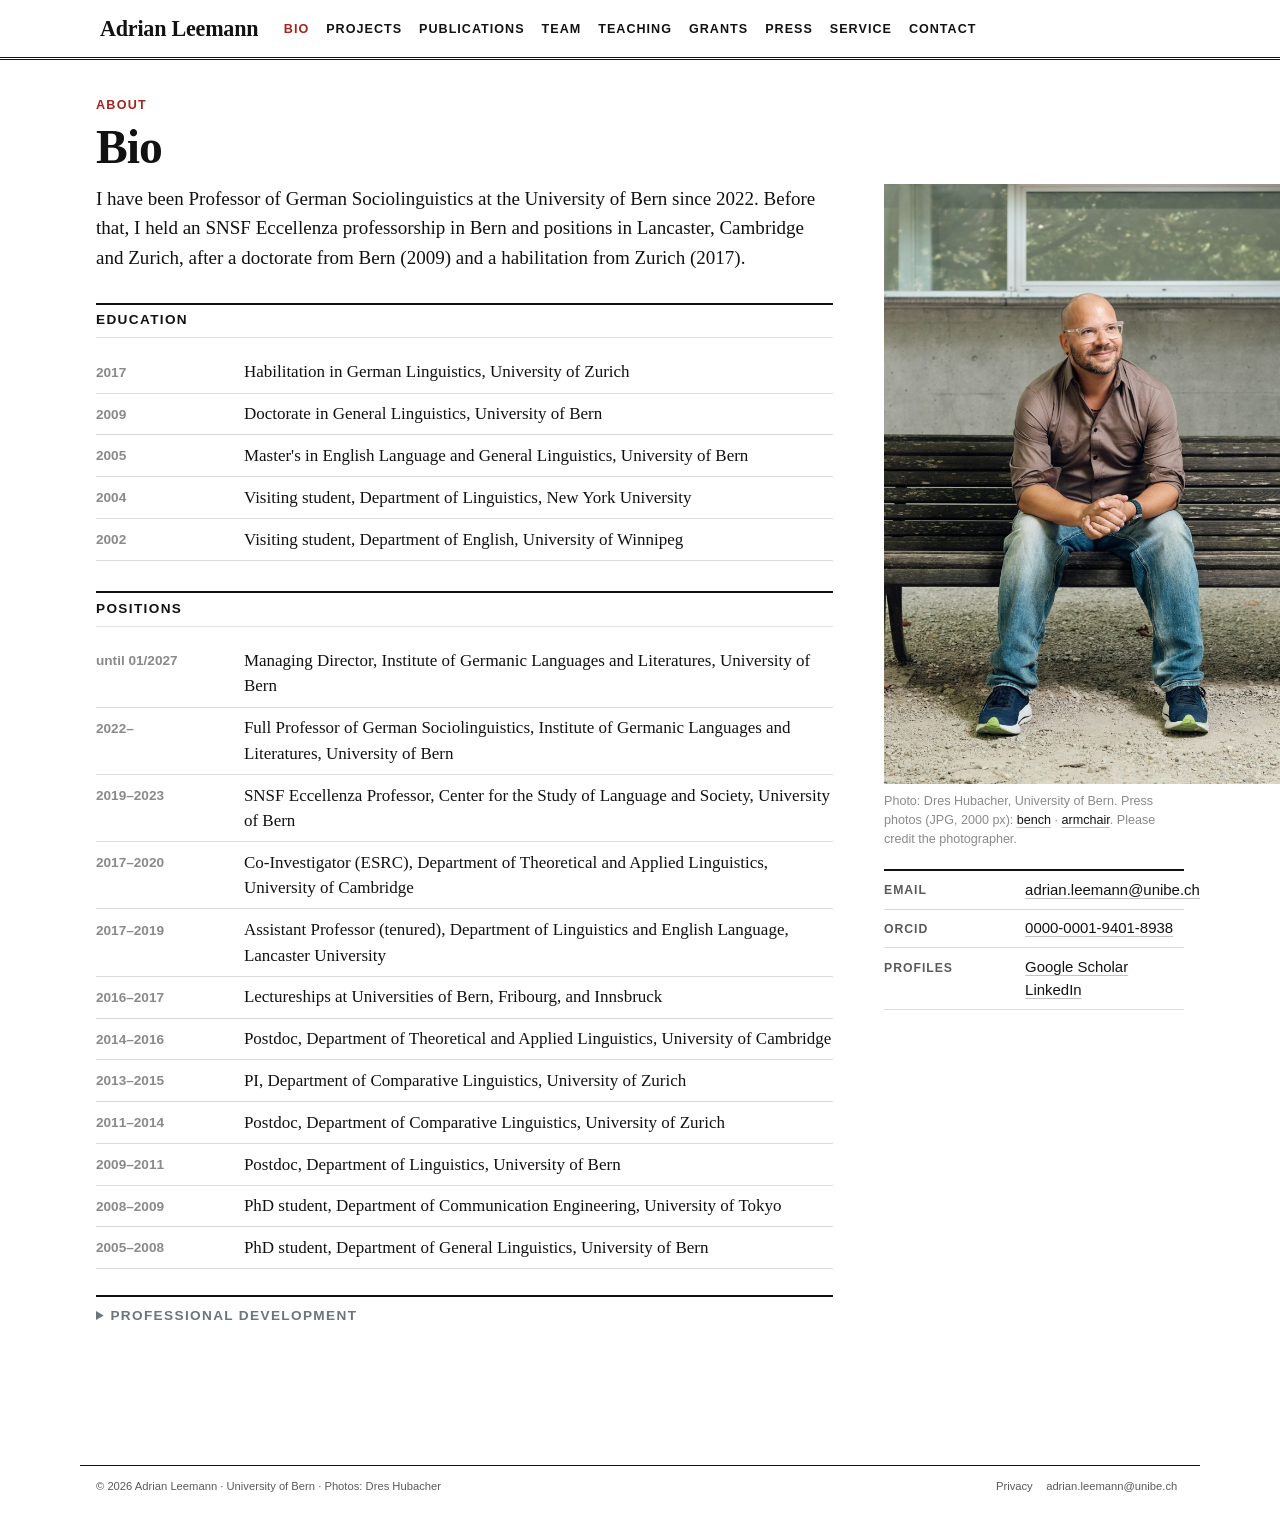
<file: short-bio/index.html>
<!DOCTYPE html>
<html xmlns="http://www.w3.org/1999/xhtml" lang="en" xml:lang="en"><head>

<meta charset="utf-8">
<meta name="generator" content="quarto-1.8.25">

<meta name="viewport" content="width=device-width, initial-scale=1.0, user-scalable=yes">

<meta name="description" content="Short bio of Adrian Leemann, Professor of German Sociolinguistics at the University of Bern.">

<title>Bio – Adrian Leemann</title>
<style>
code{white-space: pre-wrap;}
span.smallcaps{font-variant: small-caps;}
div.columns{display: flex; gap: min(4vw, 1.5em);}
div.column{flex: auto; overflow-x: auto;}
div.hanging-indent{margin-left: 1.5em; text-indent: -1.5em;}
ul.task-list{list-style: none;}
ul.task-list li input[type="checkbox"] {
  width: 0.8em;
  margin: 0 0.8em 0.2em -1em; /* quarto-specific, see https://github.com/quarto-dev/quarto-cli/issues/4556 */ 
  vertical-align: middle;
}
</style>


<script src="../site_libs/quarto-nav/quarto-nav.js"></script>
<script src="../site_libs/quarto-nav/headroom.min.js"></script>
<link href="../img/favicon.png" rel="icon" type="image/png">
<script src="../site_libs/clipboard/clipboard.min.js"></script>
<script src="../site_libs/quarto-html/quarto.js" type="module"></script>
<script src="../site_libs/quarto-html/tabsets/tabsets.js" type="module"></script>
<script src="../site_libs/quarto-html/axe/axe-check.js" type="module"></script>
<script src="../site_libs/quarto-html/popper.min.js"></script>
<script src="../site_libs/quarto-html/tippy.umd.min.js"></script>
<link href="../site_libs/quarto-html/tippy.css" rel="stylesheet">
<link href="../site_libs/quarto-html/quarto-syntax-highlighting-7b89279ff1a6dce999919e0e67d4d9ec.css" rel="stylesheet" id="quarto-text-highlighting-styles">
<script src="../site_libs/bootstrap/bootstrap.min.js"></script>
<link href="../site_libs/bootstrap/bootstrap-icons.css" rel="stylesheet">
<link href="../site_libs/bootstrap/bootstrap-3d8408335753349c125d7cd4a92f8ea4.min.css" rel="stylesheet" append-hash="true" id="quarto-bootstrap" data-mode="light">
<script id="quarto-search-options" type="application/json">{
  "language": {
    "search-no-results-text": "No results",
    "search-matching-documents-text": "matching documents",
    "search-copy-link-title": "Copy link to search",
    "search-hide-matches-text": "Hide additional matches",
    "search-more-match-text": "more match in this document",
    "search-more-matches-text": "more matches in this document",
    "search-clear-button-title": "Clear",
    "search-text-placeholder": "",
    "search-detached-cancel-button-title": "Cancel",
    "search-submit-button-title": "Submit",
    "search-label": "Search"
  }
}</script>
<link rel="apple-touch-icon" href="../img/apple-touch-icon.png">
<script data-goatcounter="https://adrianleemann.goatcounter.com/count" async="" src="//gc.zgo.at/count.js"></script>


<meta property="og:title" content="Bio">
<meta property="og:description" content="Short bio of Adrian Leemann, Professor of German Sociolinguistics at the University of Bern.">
<meta property="og:image" content="https://www.adrianleemann.com/img/portrait.jpg">
<meta property="og:site_name" content="Adrian Leemann">
<meta property="og:image:alt" content="Adrian Leemann sitting on a wooden bench, looking to the side">
<meta name="twitter:title" content="Bio">
<meta name="twitter:description" content="Short bio of Adrian Leemann, Professor of German Sociolinguistics at the University of Bern.">
<meta name="twitter:image" content="https://www.adrianleemann.com/img/portrait.jpg">
<meta name="twitter:card" content="summary_large_image">
<meta name="twitter:image:alt" content="Adrian Leemann sitting on a wooden bench, looking to the side">
</head>

<body class="nav-fixed quarto-light">

<div id="quarto-search-results"></div>
  <header id="quarto-header" class="headroom fixed-top">
    <nav class="navbar navbar-expand-lg " data-bs-theme="dark">
      <div class="navbar-container container-fluid">
      <div class="navbar-brand-container mx-auto">
    <a href="../index.html" class="navbar-brand navbar-brand-logo">
    </a>
    <a class="navbar-brand" href="../index.html">
    <span class="navbar-title">Adrian Leemann</span>
    </a>
  </div>
          <button class="navbar-toggler" type="button" data-bs-toggle="collapse" data-bs-target="#navbarCollapse" aria-controls="navbarCollapse" role="menu" aria-expanded="false" aria-label="Toggle navigation" onclick="if (window.quartoToggleHeadroom) { window.quartoToggleHeadroom(); }">
  <span class="navbar-toggler-icon"></span>
</button>
          <div class="collapse navbar-collapse" id="navbarCollapse">
            <ul class="navbar-nav navbar-nav-scroll me-auto">
  <li class="nav-item">
    <a class="nav-link active" href="../short-bio/index.html" aria-current="page"> 
<span class="menu-text">Bio</span></a>
  </li>  
  <li class="nav-item">
    <a class="nav-link" href="../projects/index.html"> 
<span class="menu-text">Projects</span></a>
  </li>  
  <li class="nav-item">
    <a class="nav-link" href="../publications/index.html"> 
<span class="menu-text">Publications</span></a>
  </li>  
  <li class="nav-item">
    <a class="nav-link" href="../team/index.html"> 
<span class="menu-text">Team</span></a>
  </li>  
  <li class="nav-item">
    <a class="nav-link" href="../teaching/index.html"> 
<span class="menu-text">Teaching</span></a>
  </li>  
  <li class="nav-item">
    <a class="nav-link" href="../grants/index.html"> 
<span class="menu-text">Grants</span></a>
  </li>  
  <li class="nav-item">
    <a class="nav-link" href="../press/index.html"> 
<span class="menu-text">Press</span></a>
  </li>  
  <li class="nav-item">
    <a class="nav-link" href="../professional-services/index.html"> 
<span class="menu-text">Service</span></a>
  </li>  
  <li class="nav-item">
    <a class="nav-link" href="../contact/index.html"> 
<span class="menu-text">Contact</span></a>
  </li>  
</ul>
          </div> <!-- /navcollapse -->
            <div class="quarto-navbar-tools">
</div>
      </div> <!-- /container-fluid -->
    </nav>
</header>
<!-- content -->
<div id="quarto-content" class="quarto-container page-columns page-rows-contents page-layout-full page-navbar">
<!-- sidebar -->
<!-- margin-sidebar -->
    
<!-- main -->
<main class="content column-page" id="quarto-document-content">

<header id="title-block-header" class="quarto-title-block default">
<div class="quarto-title">
<h1 class="title">Bio</h1>
</div>

<div>
  <div class="description">
    Short bio of Adrian Leemann, Professor of German Sociolinguistics at the University of Bern.
  </div>
</div>


<div class="quarto-title-meta column-page">

    
  
    
  </div>
  


</header>


<div class="wrap"><header class="measure phead"><p class="kicker">About</p><h1 class="ptitle">Bio</h1></header><div class="article"><div><p class="lead-p">I have been Professor of German Sociolinguistics at the University of Bern since 2022. Before that, I held an SNSF Eccellenza professorship in Bern and positions in Lancaster, Cambridge and Zurich, after a doctorate from Bern (2009) and a habilitation from Zurich (2017).</p><h2 class="section-head">Education</h2><div class="row-item"><div class="when">2017</div><div>Habilitation in German Linguistics, University of Zurich</div></div><div class="row-item"><div class="when">2009</div><div>Doctorate in General Linguistics, University of Bern</div></div><div class="row-item"><div class="when">2005</div><div>Master's in English Language and General Linguistics, University of Bern</div></div><div class="row-item"><div class="when">2004</div><div>Visiting student, Department of Linguistics, New York University</div></div><div class="row-item"><div class="when">2002</div><div>Visiting student, Department of English, University of Winnipeg</div></div><h2 class="section-head">Positions</h2><div class="row-item"><div class="when">until 01/2027</div><div>Managing Director, Institute of Germanic Languages and Literatures, University of Bern</div></div><div class="row-item"><div class="when">2022–</div><div>Full Professor of German Sociolinguistics, Institute of Germanic Languages and Literatures, University of Bern</div></div><div class="row-item"><div class="when">2019–2023</div><div>SNSF Eccellenza Professor, Center for the Study of Language and Society, University of Bern</div></div><div class="row-item"><div class="when">2017–2020</div><div>Co-Investigator (ESRC), Department of Theoretical and Applied Linguistics, University of Cambridge</div></div><div class="row-item"><div class="when">2017–2019</div><div>Assistant Professor (tenured), Department of Linguistics and English Language, Lancaster University</div></div><div class="row-item"><div class="when">2016–2017</div><div>Lectureships at Universities of Bern, Fribourg, and Innsbruck</div></div><div class="row-item"><div class="when">2014–2016</div><div>Postdoc, Department of Theoretical and Applied Linguistics, University of Cambridge</div></div><div class="row-item"><div class="when">2013–2015</div><div>PI, Department of Comparative Linguistics, University of Zurich</div></div><div class="row-item"><div class="when">2011–2014</div><div>Postdoc, Department of Comparative Linguistics, University of Zurich</div></div><div class="row-item"><div class="when">2009–2011</div><div>Postdoc, Department of Linguistics, University of Bern</div></div><div class="row-item"><div class="when">2008–2009</div><div>PhD student, Department of Communication Engineering, University of Tokyo</div></div><div class="row-item"><div class="when">2005–2008</div><div>PhD student, Department of General Linguistics, University of Bern</div></div><details class="more-block"><summary>Professional development</summary><div class="row-item"><div class="when">06/2015</div><div>Supervising graduate students, University of Cambridge Personal Development Program</div></div><div class="row-item"><div class="when">06/2015</div><div>How to peer-review research papers. University of Cambridge Researcher Development Program</div></div><div class="row-item"><div class="when">03/2015</div><div>CLARIN workshop on speech databases. University of Munich</div></div><div class="row-item"><div class="when">03/2015</div><div>Supporting PhD students with mental health difficulties. University of Cambridge Personal and Professional Development</div></div><div class="row-item"><div class="when">11/2014</div><div>Media training for researchers. MAZ Luzern</div></div><div class="row-item"><div class="when">11/2014</div><div>User Experience Basic Training. Nielsen Norman Group, London</div></div><div class="row-item"><div class="when">11/2014</div><div>Getting the most out of meetings. University of Cambridge Researcher Development Program</div></div><div class="row-item"><div class="when">10/2014</div><div>Myers-Briggs Type Indicator (MBTI). University of Cambridge Researcher Development Program</div></div><div class="row-item"><div class="when">10/2014</div><div>Digital Marketing. Digital Marketing Academy, Cambridge</div></div><div class="row-item"><div class="when">10/2014</div><div>Getting the most out of conferences. University of Cambridge Researcher Development Program</div></div><div class="row-item"><div class="when">12/2013</div><div>Leadership skills for postdocs. University of Zurich</div></div><div class="row-item"><div class="when">11/2013</div><div>Successful conflict management. University of Zurich</div></div><div class="row-item"><div class="when">11/2013</div><div>Media training for researchers. MAZ Luzern</div></div><div class="row-item"><div class="when">05/2013</div><div>Successful fund acquisition for postdocs. University of Zurich</div></div><div class="row-item"><div class="when">01/2013</div><div>Project management for successful postdocs. University of Zurich</div></div></details></div><div class="facts-col"><figure class="pfig figure" style="margin-top:0"><img src="../img/portrait.jpg" alt="Adrian Leemann sitting on a wooden bench, looking to the side" class="figure-img"><figcaption>Photo: Dres Hubacher, University of Bern. Press photos (JPG, 2000 px): <a href="../img/photos/Adrian-Leemann-bench-photo-Dres-Hubacher-Uni-Bern.jpg">bench</a> · <a href="../img/photos/Adrian-Leemann-armchair-photo-Dres-Hubacher-Uni-Bern.jpg">armchair</a>. Please credit the photographer.</figcaption></figure><dl class="facts"><div><dt>Email</dt><dd><a href="mailto:adrian.leemann@unibe.ch">adrian.leemann@unibe.ch</a></dd></div><div><dt>ORCID</dt><dd><a href="https://orcid.org/0000-0001-9401-8938">0000-0001-9401-8938</a></dd></div><div><dt>Profiles</dt><dd><a href="https://scholar.google.com/citations?user=XZo6aWcAAAAJ&amp;hl=en">Google Scholar</a><br><a href="https://www.linkedin.com/in/adrianleemann">LinkedIn</a></dd></div></dl></div></div></div>



</main> <!-- /main -->
<script>
// Open PDFs and links to other websites in a new tab; navigation within the site stays in place.
document.addEventListener("DOMContentLoaded", function () {
  // email links are written as data-u / data-d so that spam bots cannot read them
  document.querySelectorAll("a.mail[data-u][data-d]").forEach(function (a) {
    a.href = "mailto:" + a.dataset.u + "@" + a.dataset.d;
  });
  document.querySelectorAll("a[href]").forEach(function (a) {
    var href = a.getAttribute("href");
    if (/^(mailto:|tel:|#)/i.test(href)) return;
    var url = new URL(href, location.href);
    var external = url.origin !== location.origin;
    var isPdf = /\.pdf$/i.test(url.pathname);
    if (external || isPdf) {
      a.setAttribute("target", "_blank");
      a.setAttribute("rel", "noopener");
    }
  });
});
</script>
<script id="quarto-html-after-body" type="application/javascript">
  window.document.addEventListener("DOMContentLoaded", function (event) {
    const isCodeAnnotation = (el) => {
      for (const clz of el.classList) {
        if (clz.startsWith('code-annotation-')) {                     
          return true;
        }
      }
      return false;
    }
    const onCopySuccess = function(e) {
      // button target
      const button = e.trigger;
      // don't keep focus
      button.blur();
      // flash "checked"
      button.classList.add('code-copy-button-checked');
      var currentTitle = button.getAttribute("title");
      button.setAttribute("title", "Copied!");
      let tooltip;
      if (window.bootstrap) {
        button.setAttribute("data-bs-toggle", "tooltip");
        button.setAttribute("data-bs-placement", "left");
        button.setAttribute("data-bs-title", "Copied!");
        tooltip = new bootstrap.Tooltip(button, 
          { trigger: "manual", 
            customClass: "code-copy-button-tooltip",
            offset: [0, -8]});
        tooltip.show();    
      }
      setTimeout(function() {
        if (tooltip) {
          tooltip.hide();
          button.removeAttribute("data-bs-title");
          button.removeAttribute("data-bs-toggle");
          button.removeAttribute("data-bs-placement");
        }
        button.setAttribute("title", currentTitle);
        button.classList.remove('code-copy-button-checked');
      }, 1000);
      // clear code selection
      e.clearSelection();
    }
    const getTextToCopy = function(trigger) {
      const outerScaffold = trigger.parentElement.cloneNode(true);
      const codeEl = outerScaffold.querySelector('code');
      for (const childEl of codeEl.children) {
        if (isCodeAnnotation(childEl)) {
          childEl.remove();
        }
      }
      return codeEl.innerText;
    }
    const clipboard = new window.ClipboardJS('.code-copy-button:not([data-in-quarto-modal])', {
      text: getTextToCopy
    });
    clipboard.on('success', onCopySuccess);
    if (window.document.getElementById('quarto-embedded-source-code-modal')) {
      const clipboardModal = new window.ClipboardJS('.code-copy-button[data-in-quarto-modal]', {
        text: getTextToCopy,
        container: window.document.getElementById('quarto-embedded-source-code-modal')
      });
      clipboardModal.on('success', onCopySuccess);
    }
      var localhostRegex = new RegExp(/^(?:http|https):\/\/localhost\:?[0-9]*\//);
      var mailtoRegex = new RegExp(/^mailto:/);
        var filterRegex = new RegExp("https:\/\/www\.adrianleemann\.com");
      var isInternal = (href) => {
          return filterRegex.test(href) || localhostRegex.test(href) || mailtoRegex.test(href);
      }
      // Inspect non-navigation links and adorn them if external
     var links = window.document.querySelectorAll('a[href]:not(.nav-link):not(.navbar-brand):not(.toc-action):not(.sidebar-link):not(.sidebar-item-toggle):not(.pagination-link):not(.no-external):not([aria-hidden]):not(.dropdown-item):not(.quarto-navigation-tool):not(.about-link)');
      for (var i=0; i<links.length; i++) {
        const link = links[i];
        if (!isInternal(link.href)) {
          // undo the damage that might have been done by quarto-nav.js in the case of
          // links that we want to consider external
          if (link.dataset.originalHref !== undefined) {
            link.href = link.dataset.originalHref;
          }
        }
      }
    function tippyHover(el, contentFn, onTriggerFn, onUntriggerFn) {
      const config = {
        allowHTML: true,
        maxWidth: 500,
        delay: 100,
        arrow: false,
        appendTo: function(el) {
            return el.parentElement;
        },
        interactive: true,
        interactiveBorder: 10,
        theme: 'quarto',
        placement: 'bottom-start',
      };
      if (contentFn) {
        config.content = contentFn;
      }
      if (onTriggerFn) {
        config.onTrigger = onTriggerFn;
      }
      if (onUntriggerFn) {
        config.onUntrigger = onUntriggerFn;
      }
      window.tippy(el, config); 
    }
    const noterefs = window.document.querySelectorAll('a[role="doc-noteref"]');
    for (var i=0; i<noterefs.length; i++) {
      const ref = noterefs[i];
      tippyHover(ref, function() {
        // use id or data attribute instead here
        let href = ref.getAttribute('data-footnote-href') || ref.getAttribute('href');
        try { href = new URL(href).hash; } catch {}
        const id = href.replace(/^#\/?/, "");
        const note = window.document.getElementById(id);
        if (note) {
          return note.innerHTML;
        } else {
          return "";
        }
      });
    }
    const xrefs = window.document.querySelectorAll('a.quarto-xref');
    const processXRef = (id, note) => {
      // Strip column container classes
      const stripColumnClz = (el) => {
        el.classList.remove("page-full", "page-columns");
        if (el.children) {
          for (const child of el.children) {
            stripColumnClz(child);
          }
        }
      }
      stripColumnClz(note)
      if (id === null || id.startsWith('sec-')) {
        // Special case sections, only their first couple elements
        const container = document.createElement("div");
        if (note.children && note.children.length > 2) {
          container.appendChild(note.children[0].cloneNode(true));
          for (let i = 1; i < note.children.length; i++) {
            const child = note.children[i];
            if (child.tagName === "P" && child.innerText === "") {
              continue;
            } else {
              container.appendChild(child.cloneNode(true));
              break;
            }
          }
          if (window.Quarto?.typesetMath) {
            window.Quarto.typesetMath(container);
          }
          return container.innerHTML
        } else {
          if (window.Quarto?.typesetMath) {
            window.Quarto.typesetMath(note);
          }
          return note.innerHTML;
        }
      } else {
        // Remove any anchor links if they are present
        const anchorLink = note.querySelector('a.anchorjs-link');
        if (anchorLink) {
          anchorLink.remove();
        }
        if (window.Quarto?.typesetMath) {
          window.Quarto.typesetMath(note);
        }
        if (note.classList.contains("callout")) {
          return note.outerHTML;
        } else {
          return note.innerHTML;
        }
      }
    }
    for (var i=0; i<xrefs.length; i++) {
      const xref = xrefs[i];
      tippyHover(xref, undefined, function(instance) {
        instance.disable();
        let url = xref.getAttribute('href');
        let hash = undefined; 
        if (url.startsWith('#')) {
          hash = url;
        } else {
          try { hash = new URL(url).hash; } catch {}
        }
        if (hash) {
          const id = hash.replace(/^#\/?/, "");
          const note = window.document.getElementById(id);
          if (note !== null) {
            try {
              const html = processXRef(id, note.cloneNode(true));
              instance.setContent(html);
            } finally {
              instance.enable();
              instance.show();
            }
          } else {
            // See if we can fetch this
            fetch(url.split('#')[0])
            .then(res => res.text())
            .then(html => {
              const parser = new DOMParser();
              const htmlDoc = parser.parseFromString(html, "text/html");
              const note = htmlDoc.getElementById(id);
              if (note !== null) {
                const html = processXRef(id, note);
                instance.setContent(html);
              } 
            }).finally(() => {
              instance.enable();
              instance.show();
            });
          }
        } else {
          // See if we can fetch a full url (with no hash to target)
          // This is a special case and we should probably do some content thinning / targeting
          fetch(url)
          .then(res => res.text())
          .then(html => {
            const parser = new DOMParser();
            const htmlDoc = parser.parseFromString(html, "text/html");
            const note = htmlDoc.querySelector('main.content');
            if (note !== null) {
              // This should only happen for chapter cross references
              // (since there is no id in the URL)
              // remove the first header
              if (note.children.length > 0 && note.children[0].tagName === "HEADER") {
                note.children[0].remove();
              }
              const html = processXRef(null, note);
              instance.setContent(html);
            } 
          }).finally(() => {
            instance.enable();
            instance.show();
          });
        }
      }, function(instance) {
      });
    }
        let selectedAnnoteEl;
        const selectorForAnnotation = ( cell, annotation) => {
          let cellAttr = 'data-code-cell="' + cell + '"';
          let lineAttr = 'data-code-annotation="' +  annotation + '"';
          const selector = 'span[' + cellAttr + '][' + lineAttr + ']';
          return selector;
        }
        const selectCodeLines = (annoteEl) => {
          const doc = window.document;
          const targetCell = annoteEl.getAttribute("data-target-cell");
          const targetAnnotation = annoteEl.getAttribute("data-target-annotation");
          const annoteSpan = window.document.querySelector(selectorForAnnotation(targetCell, targetAnnotation));
          const lines = annoteSpan.getAttribute("data-code-lines").split(",");
          const lineIds = lines.map((line) => {
            return targetCell + "-" + line;
          })
          let top = null;
          let height = null;
          let parent = null;
          if (lineIds.length > 0) {
              //compute the position of the single el (top and bottom and make a div)
              const el = window.document.getElementById(lineIds[0]);
              top = el.offsetTop;
              height = el.offsetHeight;
              parent = el.parentElement.parentElement;
            if (lineIds.length > 1) {
              const lastEl = window.document.getElementById(lineIds[lineIds.length - 1]);
              const bottom = lastEl.offsetTop + lastEl.offsetHeight;
              height = bottom - top;
            }
            if (top !== null && height !== null && parent !== null) {
              // cook up a div (if necessary) and position it 
              let div = window.document.getElementById("code-annotation-line-highlight");
              if (div === null) {
                div = window.document.createElement("div");
                div.setAttribute("id", "code-annotation-line-highlight");
                div.style.position = 'absolute';
                parent.appendChild(div);
              }
              div.style.top = top - 2 + "px";
              div.style.height = height + 4 + "px";
              div.style.left = 0;
              let gutterDiv = window.document.getElementById("code-annotation-line-highlight-gutter");
              if (gutterDiv === null) {
                gutterDiv = window.document.createElement("div");
                gutterDiv.setAttribute("id", "code-annotation-line-highlight-gutter");
                gutterDiv.style.position = 'absolute';
                const codeCell = window.document.getElementById(targetCell);
                const gutter = codeCell.querySelector('.code-annotation-gutter');
                gutter.appendChild(gutterDiv);
              }
              gutterDiv.style.top = top - 2 + "px";
              gutterDiv.style.height = height + 4 + "px";
            }
            selectedAnnoteEl = annoteEl;
          }
        };
        const unselectCodeLines = () => {
          const elementsIds = ["code-annotation-line-highlight", "code-annotation-line-highlight-gutter"];
          elementsIds.forEach((elId) => {
            const div = window.document.getElementById(elId);
            if (div) {
              div.remove();
            }
          });
          selectedAnnoteEl = undefined;
        };
          // Handle positioning of the toggle
      window.addEventListener(
        "resize",
        throttle(() => {
          elRect = undefined;
          if (selectedAnnoteEl) {
            selectCodeLines(selectedAnnoteEl);
          }
        }, 10)
      );
      function throttle(fn, ms) {
      let throttle = false;
      let timer;
        return (...args) => {
          if(!throttle) { // first call gets through
              fn.apply(this, args);
              throttle = true;
          } else { // all the others get throttled
              if(timer) clearTimeout(timer); // cancel #2
              timer = setTimeout(() => {
                fn.apply(this, args);
                timer = throttle = false;
              }, ms);
          }
        };
      }
        // Attach click handler to the DT
        const annoteDls = window.document.querySelectorAll('dt[data-target-cell]');
        for (const annoteDlNode of annoteDls) {
          annoteDlNode.addEventListener('click', (event) => {
            const clickedEl = event.target;
            if (clickedEl !== selectedAnnoteEl) {
              unselectCodeLines();
              const activeEl = window.document.querySelector('dt[data-target-cell].code-annotation-active');
              if (activeEl) {
                activeEl.classList.remove('code-annotation-active');
              }
              selectCodeLines(clickedEl);
              clickedEl.classList.add('code-annotation-active');
            } else {
              // Unselect the line
              unselectCodeLines();
              clickedEl.classList.remove('code-annotation-active');
            }
          });
        }
    const findCites = (el) => {
      const parentEl = el.parentElement;
      if (parentEl) {
        const cites = parentEl.dataset.cites;
        if (cites) {
          return {
            el,
            cites: cites.split(' ')
          };
        } else {
          return findCites(el.parentElement)
        }
      } else {
        return undefined;
      }
    };
    var bibliorefs = window.document.querySelectorAll('a[role="doc-biblioref"]');
    for (var i=0; i<bibliorefs.length; i++) {
      const ref = bibliorefs[i];
      const citeInfo = findCites(ref);
      if (citeInfo) {
        tippyHover(citeInfo.el, function() {
          var popup = window.document.createElement('div');
          citeInfo.cites.forEach(function(cite) {
            var citeDiv = window.document.createElement('div');
            citeDiv.classList.add('hanging-indent');
            citeDiv.classList.add('csl-entry');
            var biblioDiv = window.document.getElementById('ref-' + cite);
            if (biblioDiv) {
              citeDiv.innerHTML = biblioDiv.innerHTML;
            }
            popup.appendChild(citeDiv);
          });
          return popup.innerHTML;
        });
      }
    }
  });
  </script>
</div> <!-- /content -->
<footer class="footer">
  <div class="nav-footer">
    <div class="nav-footer-left">
<p>© 2026 Adrian Leemann · University of Bern · Photos: Dres Hubacher</p>
</div>   
    <div class="nav-footer-center">
      &nbsp;
    </div>
    <div class="nav-footer-right">
      <ul class="footer-items list-unstyled">
    <li class="nav-item">
    <a class="nav-link" href="../privacy/index.html">
<p>Privacy</p>
</a>
  </li>  
    <li class="nav-item">
    <a class="nav-link" href="mailto:adrian.leemann@unibe.ch">
<p>adrian.leemann@unibe.ch</p>
</a>
  </li>  
</ul>
    </div>
  </div>
</footer>




</body></html>
</file>
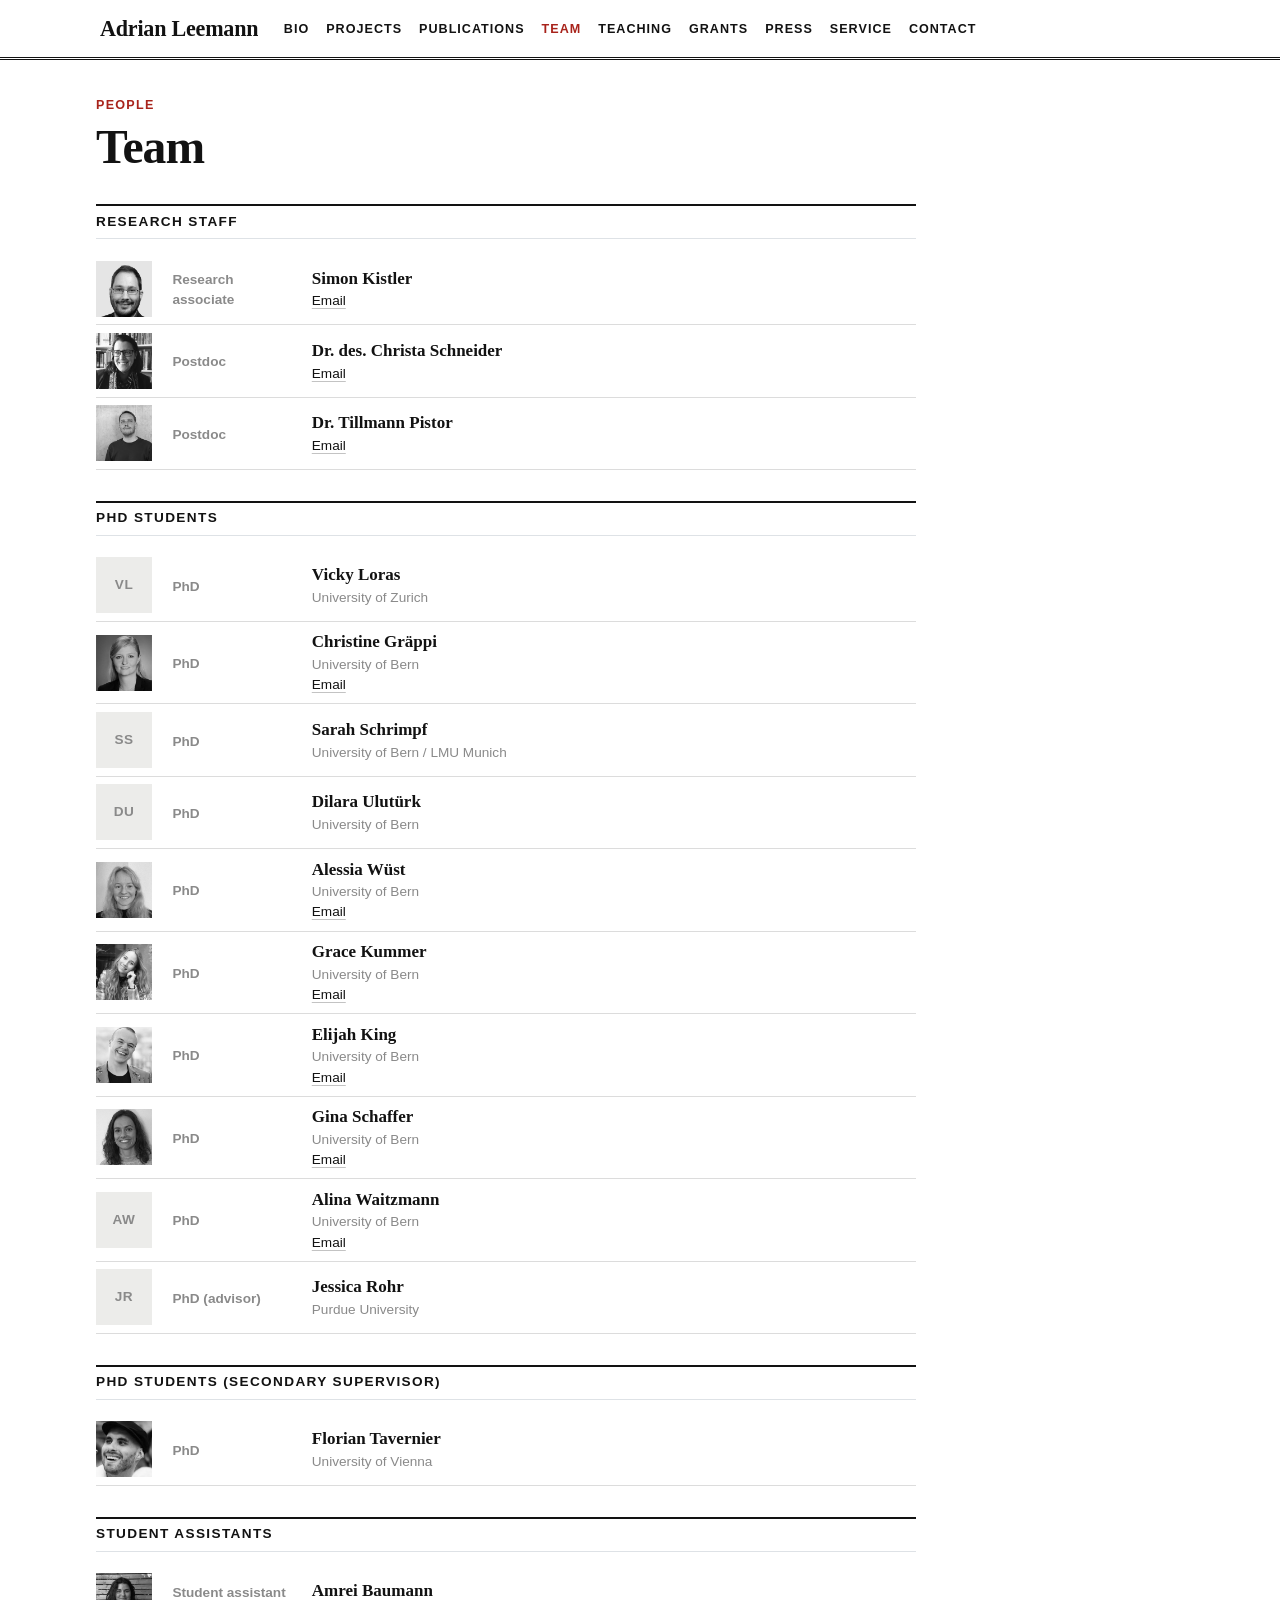
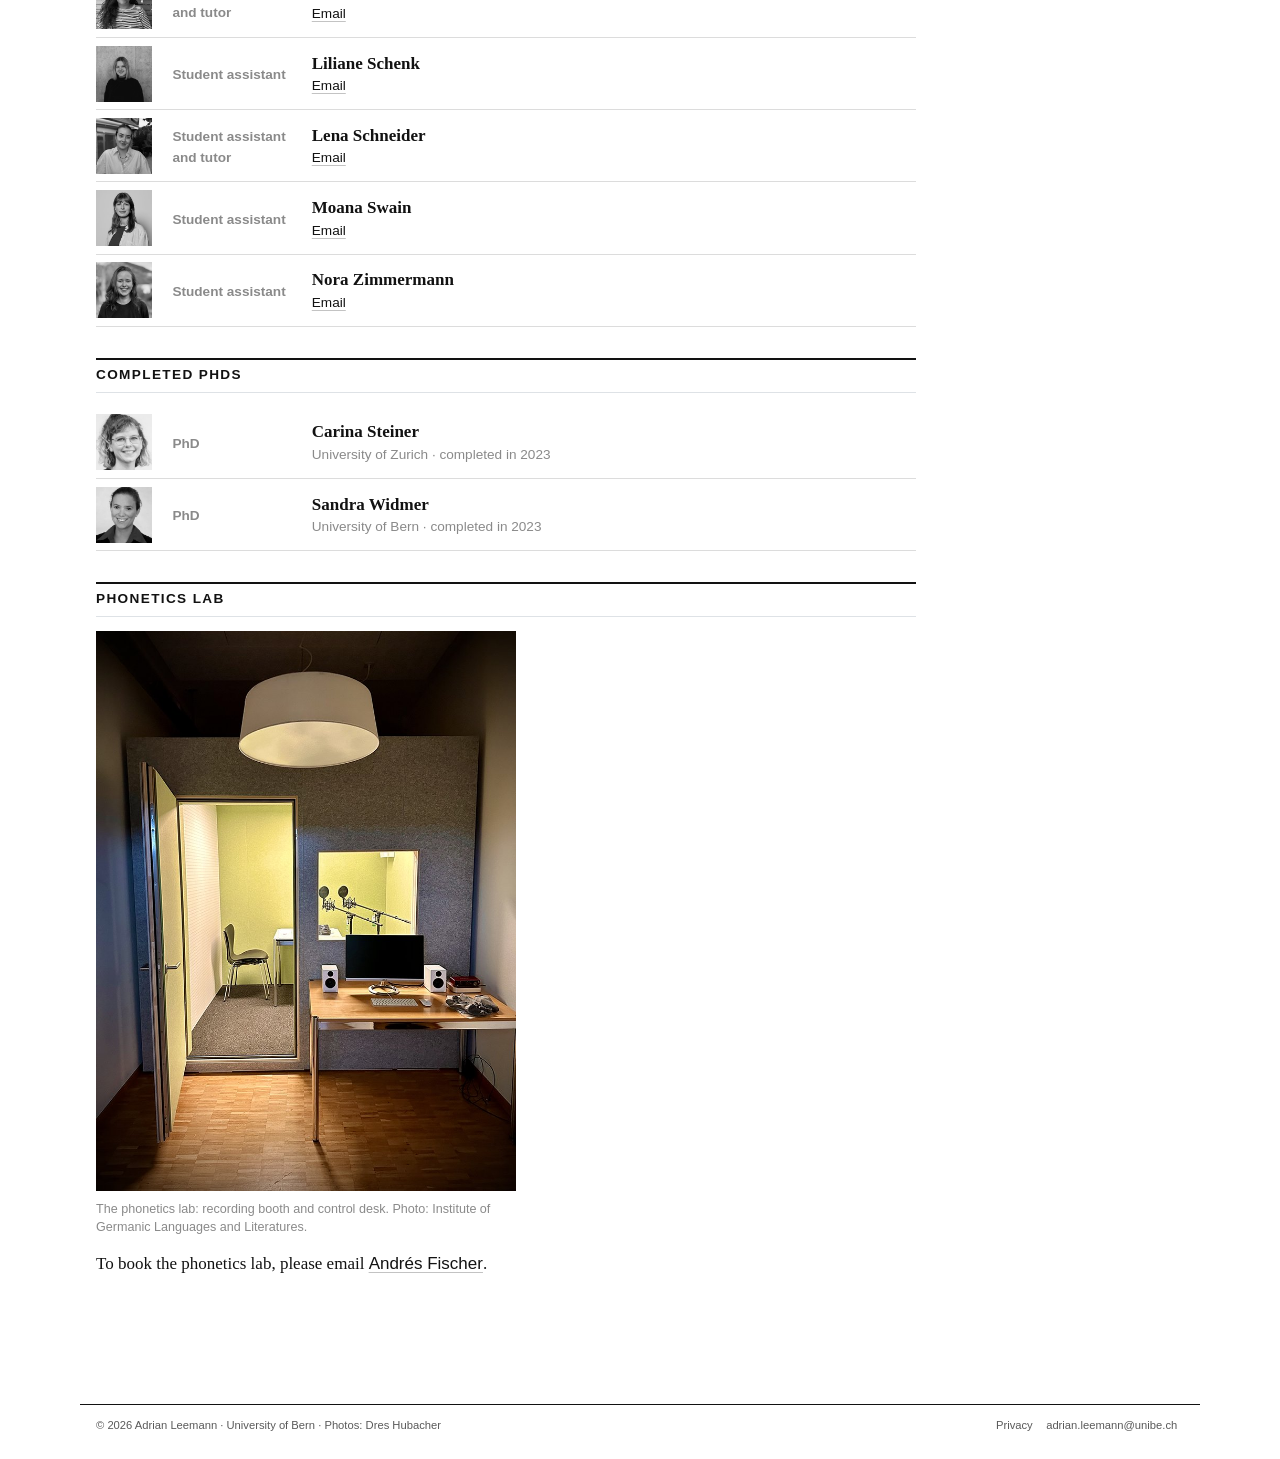
<file: supervision-advisor/index.html>
<html xmlns="http://www.w3.org/1999/xhtml">
<head>
  <title>Redirect</title>
  <script type="text/javascript">
    var redirects = {"":"../team/index.html"};
    var hash = window.location.hash.startsWith('#') ? window.location.hash.slice(1) : window.location.hash;
    var redirect = redirects[hash] || redirects[""] || "/";
    window.document.title = 'Redirect to  ' +  redirect;
    if (!redirects[hash]) {
      redirect = redirect + window.location.hash;
    }
    redirect = redirect + window.location.search;
    window.location.replace(redirect);
  </script>
</head>
<body>
</body>
</html>
</file>
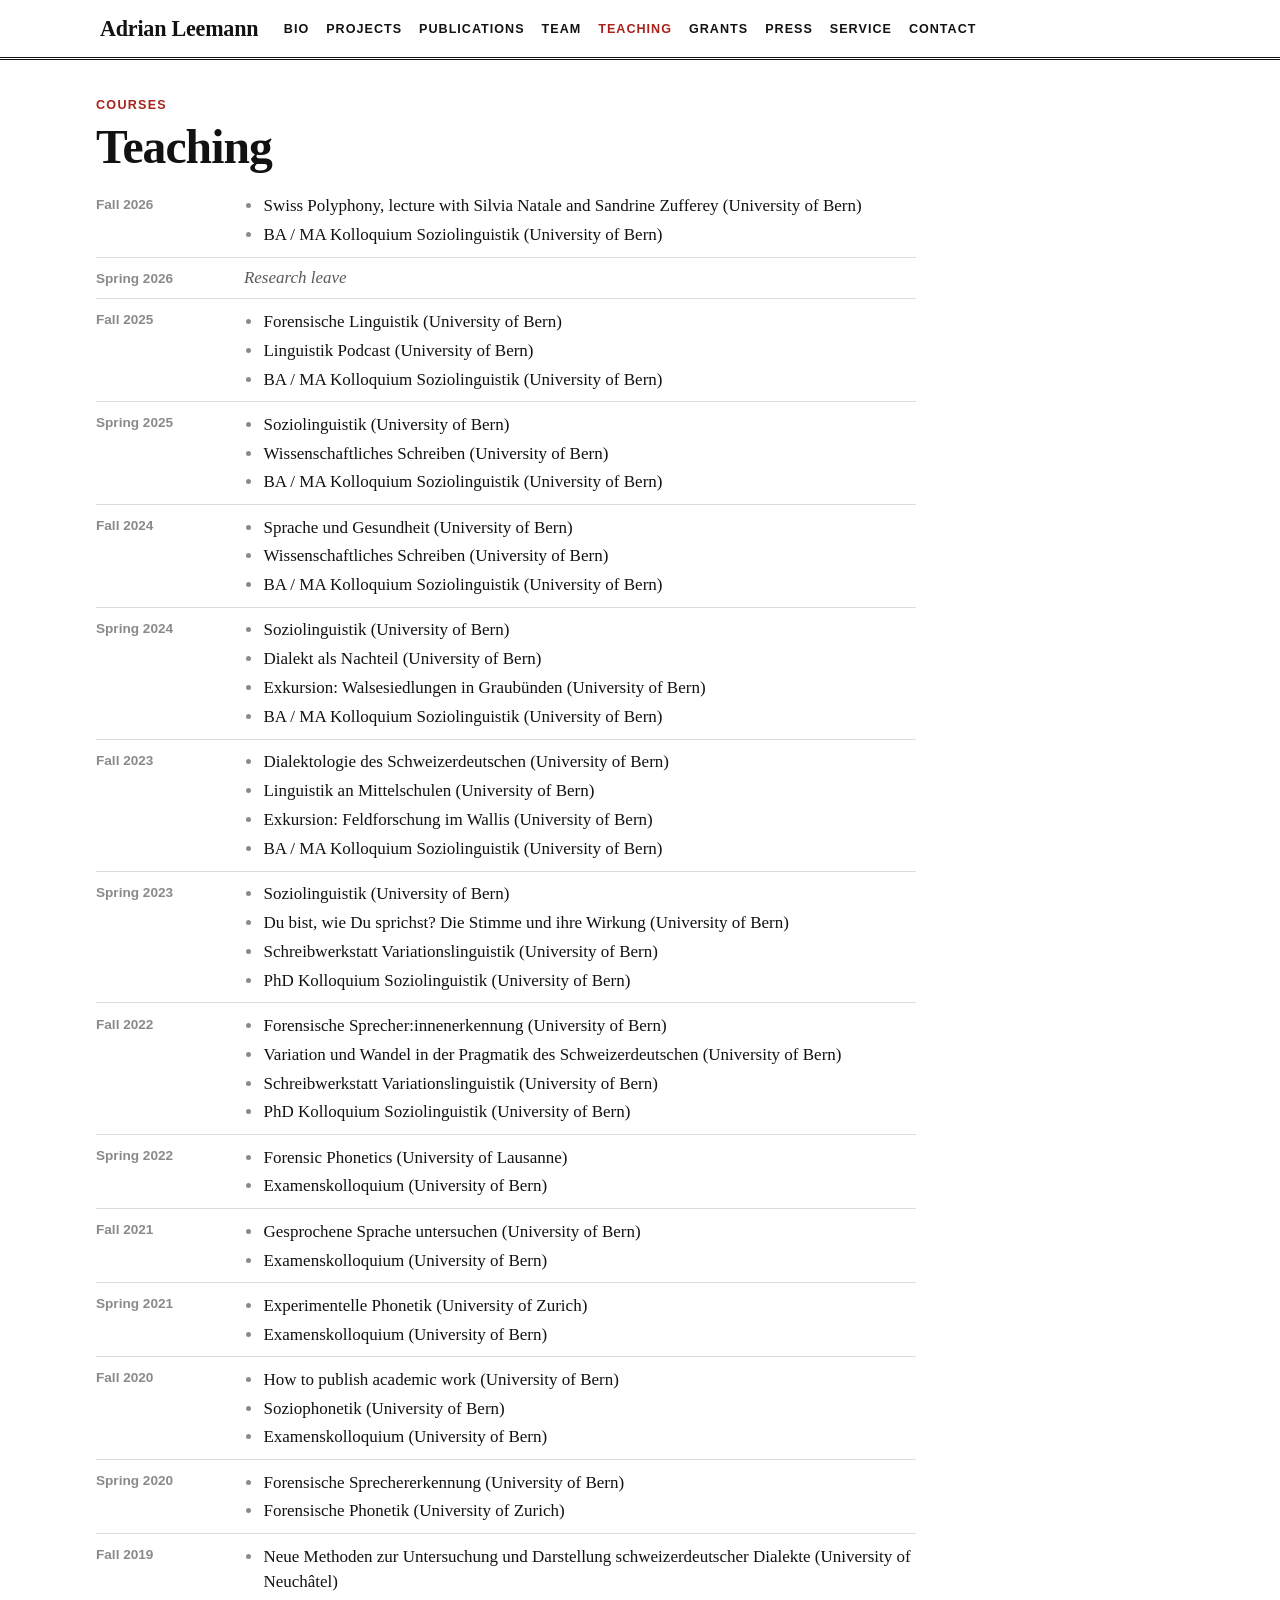
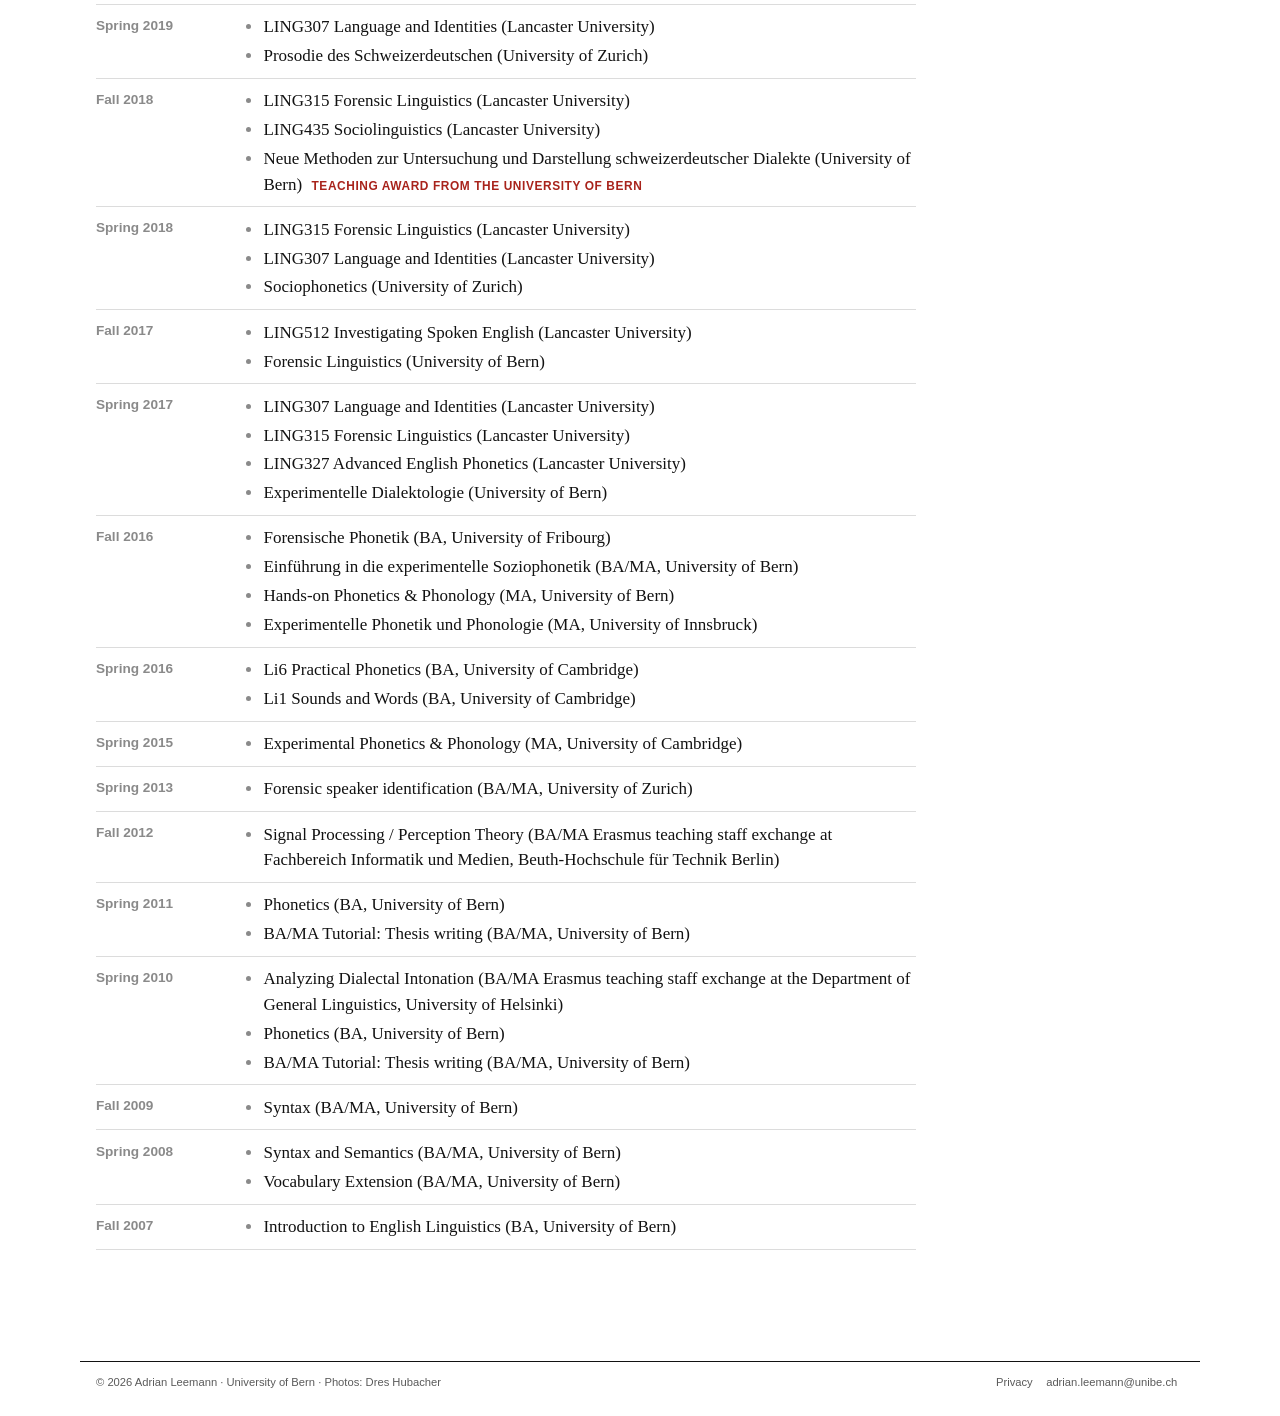
<file: teaching/index.html>
<!DOCTYPE html>
<html xmlns="http://www.w3.org/1999/xhtml" lang="en" xml:lang="en"><head>

<meta charset="utf-8">
<meta name="generator" content="quarto-1.8.25">

<meta name="viewport" content="width=device-width, initial-scale=1.0, user-scalable=yes">

<meta name="description" content="Courses taught by Adrian Leemann at the Universities of Bern, Zurich, Lancaster, Cambridge and elsewhere.">

<title>Teaching – Adrian Leemann</title>
<style>
code{white-space: pre-wrap;}
span.smallcaps{font-variant: small-caps;}
div.columns{display: flex; gap: min(4vw, 1.5em);}
div.column{flex: auto; overflow-x: auto;}
div.hanging-indent{margin-left: 1.5em; text-indent: -1.5em;}
ul.task-list{list-style: none;}
ul.task-list li input[type="checkbox"] {
  width: 0.8em;
  margin: 0 0.8em 0.2em -1em; /* quarto-specific, see https://github.com/quarto-dev/quarto-cli/issues/4556 */ 
  vertical-align: middle;
}
</style>


<script src="../site_libs/quarto-nav/quarto-nav.js"></script>
<script src="../site_libs/quarto-nav/headroom.min.js"></script>
<link href="../img/favicon.png" rel="icon" type="image/png">
<script src="../site_libs/clipboard/clipboard.min.js"></script>
<script src="../site_libs/quarto-html/quarto.js" type="module"></script>
<script src="../site_libs/quarto-html/tabsets/tabsets.js" type="module"></script>
<script src="../site_libs/quarto-html/axe/axe-check.js" type="module"></script>
<script src="../site_libs/quarto-html/popper.min.js"></script>
<script src="../site_libs/quarto-html/tippy.umd.min.js"></script>
<link href="../site_libs/quarto-html/tippy.css" rel="stylesheet">
<link href="../site_libs/quarto-html/quarto-syntax-highlighting-7b89279ff1a6dce999919e0e67d4d9ec.css" rel="stylesheet" id="quarto-text-highlighting-styles">
<script src="../site_libs/bootstrap/bootstrap.min.js"></script>
<link href="../site_libs/bootstrap/bootstrap-icons.css" rel="stylesheet">
<link href="../site_libs/bootstrap/bootstrap-3d8408335753349c125d7cd4a92f8ea4.min.css" rel="stylesheet" append-hash="true" id="quarto-bootstrap" data-mode="light">
<script id="quarto-search-options" type="application/json">{
  "language": {
    "search-no-results-text": "No results",
    "search-matching-documents-text": "matching documents",
    "search-copy-link-title": "Copy link to search",
    "search-hide-matches-text": "Hide additional matches",
    "search-more-match-text": "more match in this document",
    "search-more-matches-text": "more matches in this document",
    "search-clear-button-title": "Clear",
    "search-text-placeholder": "",
    "search-detached-cancel-button-title": "Cancel",
    "search-submit-button-title": "Submit",
    "search-label": "Search"
  }
}</script>
<link rel="apple-touch-icon" href="../img/apple-touch-icon.png">
<script data-goatcounter="https://adrianleemann.goatcounter.com/count" async="" src="//gc.zgo.at/count.js"></script>


<meta property="og:title" content="Teaching">
<meta property="og:description" content="Courses taught by Adrian Leemann at the Universities of Bern, Zurich, Lancaster, Cambridge and elsewhere.">
<meta property="og:image" content="https://www.adrianleemann.com/img/share-card.jpg">
<meta property="og:site_name" content="Adrian Leemann">
<meta name="twitter:title" content="Teaching">
<meta name="twitter:description" content="Courses taught by Adrian Leemann at the Universities of Bern, Zurich, Lancaster, Cambridge and elsewhere.">
<meta name="twitter:image" content="https://www.adrianleemann.com/img/share-card.jpg">
<meta name="twitter:card" content="summary_large_image">
</head>

<body class="nav-fixed quarto-light">

<div id="quarto-search-results"></div>
  <header id="quarto-header" class="headroom fixed-top">
    <nav class="navbar navbar-expand-lg " data-bs-theme="dark">
      <div class="navbar-container container-fluid">
      <div class="navbar-brand-container mx-auto">
    <a href="../index.html" class="navbar-brand navbar-brand-logo">
    </a>
    <a class="navbar-brand" href="../index.html">
    <span class="navbar-title">Adrian Leemann</span>
    </a>
  </div>
          <button class="navbar-toggler" type="button" data-bs-toggle="collapse" data-bs-target="#navbarCollapse" aria-controls="navbarCollapse" role="menu" aria-expanded="false" aria-label="Toggle navigation" onclick="if (window.quartoToggleHeadroom) { window.quartoToggleHeadroom(); }">
  <span class="navbar-toggler-icon"></span>
</button>
          <div class="collapse navbar-collapse" id="navbarCollapse">
            <ul class="navbar-nav navbar-nav-scroll me-auto">
  <li class="nav-item">
    <a class="nav-link" href="../short-bio/index.html"> 
<span class="menu-text">Bio</span></a>
  </li>  
  <li class="nav-item">
    <a class="nav-link" href="../projects/index.html"> 
<span class="menu-text">Projects</span></a>
  </li>  
  <li class="nav-item">
    <a class="nav-link" href="../publications/index.html"> 
<span class="menu-text">Publications</span></a>
  </li>  
  <li class="nav-item">
    <a class="nav-link" href="../team/index.html"> 
<span class="menu-text">Team</span></a>
  </li>  
  <li class="nav-item">
    <a class="nav-link active" href="../teaching/index.html" aria-current="page"> 
<span class="menu-text">Teaching</span></a>
  </li>  
  <li class="nav-item">
    <a class="nav-link" href="../grants/index.html"> 
<span class="menu-text">Grants</span></a>
  </li>  
  <li class="nav-item">
    <a class="nav-link" href="../press/index.html"> 
<span class="menu-text">Press</span></a>
  </li>  
  <li class="nav-item">
    <a class="nav-link" href="../professional-services/index.html"> 
<span class="menu-text">Service</span></a>
  </li>  
  <li class="nav-item">
    <a class="nav-link" href="../contact/index.html"> 
<span class="menu-text">Contact</span></a>
  </li>  
</ul>
          </div> <!-- /navcollapse -->
            <div class="quarto-navbar-tools">
</div>
      </div> <!-- /container-fluid -->
    </nav>
</header>
<!-- content -->
<div id="quarto-content" class="quarto-container page-columns page-rows-contents page-layout-full page-navbar">
<!-- sidebar -->
<!-- margin-sidebar -->
    
<!-- main -->
<main class="content column-page" id="quarto-document-content">

<header id="title-block-header" class="quarto-title-block default">
<div class="quarto-title">
<h1 class="title">Teaching</h1>
</div>

<div>
  <div class="description">
    Courses taught by Adrian Leemann at the Universities of Bern, Zurich, Lancaster, Cambridge and elsewhere.
  </div>
</div>


<div class="quarto-title-meta column-page">

    
  
    
  </div>
  


</header>


<div class="wrap"><header class="measure phead"><p class="kicker">Courses</p><h1 class="ptitle">Teaching</h1></header><div class="measure" style="max-width:820px"><div class="row-item term"><div class="when">Fall 2026</div><div><ul class="courses"><li>Swiss Polyphony, lecture with Silvia Natale and Sandrine Zufferey (University of Bern)</li><li>BA / MA Kolloquium Soziolinguistik (University of Bern)</li></ul></div></div><div class="row-item term"><div class="when">Spring 2026</div><div><p class="note">Research leave</p></div></div><div class="row-item term"><div class="when">Fall 2025</div><div><ul class="courses"><li>Forensische Linguistik (University of Bern)</li><li>Linguistik Podcast (University of Bern)</li><li>BA / MA Kolloquium Soziolinguistik (University of Bern)</li></ul></div></div><div class="row-item term"><div class="when">Spring 2025</div><div><ul class="courses"><li>Soziolinguistik (University of Bern)</li><li>Wissenschaftliches Schreiben (University of Bern)</li><li>BA / MA Kolloquium Soziolinguistik (University of Bern)</li></ul></div></div><div class="row-item term"><div class="when">Fall 2024</div><div><ul class="courses"><li>Sprache und Gesundheit (University of Bern)</li><li>Wissenschaftliches Schreiben (University of Bern)</li><li>BA / MA Kolloquium Soziolinguistik (University of Bern)</li></ul></div></div><div class="row-item term"><div class="when">Spring 2024</div><div><ul class="courses"><li>Soziolinguistik (University of Bern)</li><li>Dialekt als Nachteil (University of Bern)</li><li>Exkursion: Walsesiedlungen in Graubünden (University of Bern)</li><li>BA / MA Kolloquium Soziolinguistik (University of Bern)</li></ul></div></div><div class="row-item term"><div class="when">Fall 2023</div><div><ul class="courses"><li>Dialektologie des Schweizerdeutschen (University of Bern)</li><li>Linguistik an Mittelschulen (University of Bern)</li><li>Exkursion: Feldforschung im Wallis (University of Bern)</li><li>BA / MA Kolloquium Soziolinguistik (University of Bern)</li></ul></div></div><div class="row-item term"><div class="when">Spring 2023</div><div><ul class="courses"><li>Soziolinguistik (University of Bern)</li><li>Du bist, wie Du sprichst? Die Stimme und ihre Wirkung (University of Bern)</li><li>Schreibwerkstatt Variationslinguistik (University of Bern)</li><li>PhD Kolloquium Soziolinguistik (University of Bern)</li></ul></div></div><div class="row-item term"><div class="when">Fall 2022</div><div><ul class="courses"><li>Forensische Sprecher:innenerkennung (University of Bern)</li><li>Variation und Wandel in der Pragmatik des Schweizerdeutschen (University of Bern)</li><li>Schreibwerkstatt Variationslinguistik (University of Bern)</li><li>PhD Kolloquium Soziolinguistik (University of Bern)</li></ul></div></div><div class="row-item term"><div class="when">Spring 2022</div><div><ul class="courses"><li>Forensic Phonetics (University of Lausanne)</li><li>Examenskolloquium (University of Bern)</li></ul></div></div><div class="row-item term"><div class="when">Fall 2021</div><div><ul class="courses"><li>Gesprochene Sprache untersuchen (University of Bern)</li><li>Examenskolloquium (University of Bern)</li></ul></div></div><div class="row-item term"><div class="when">Spring 2021</div><div><ul class="courses"><li>Experimentelle Phonetik (University of Zurich)</li><li>Examenskolloquium (University of Bern)</li></ul></div></div><div class="row-item term"><div class="when">Fall 2020</div><div><ul class="courses"><li>How to publish academic work (University of Bern)</li><li>Soziophonetik (University of Bern)</li><li>Examenskolloquium (University of Bern)</li></ul></div></div><div class="row-item term"><div class="when">Spring 2020</div><div><ul class="courses"><li>Forensische Sprechererkennung (University of Bern)</li><li>Forensische Phonetik (University of Zurich)</li></ul></div></div><div class="row-item term"><div class="when">Fall 2019</div><div><ul class="courses"><li>Neue Methoden zur Untersuchung und Darstellung schweizerdeutscher Dialekte (University of Neuchâtel)</li></ul></div></div><div class="row-item term"><div class="when">Spring 2019</div><div><ul class="courses"><li>LING307 Language and Identities (Lancaster University)</li><li>Prosodie des Schweizerdeutschen (University of Zurich)</li></ul></div></div><div class="row-item term"><div class="when">Fall 2018</div><div><ul class="courses"><li>LING315 Forensic Linguistics (Lancaster University)</li><li>LING435 Sociolinguistics (Lancaster University)</li><li>Neue Methoden zur Untersuchung und Darstellung schweizerdeutscher Dialekte (University of Bern) <span class="badge-award">Teaching award from the University of Bern</span></li></ul></div></div><div class="row-item term"><div class="when">Spring 2018</div><div><ul class="courses"><li>LING315 Forensic Linguistics (Lancaster University)</li><li>LING307 Language and Identities (Lancaster University)</li><li>Sociophonetics (University of Zurich)</li></ul></div></div><div class="row-item term"><div class="when">Fall 2017</div><div><ul class="courses"><li>LING512 Investigating Spoken English (Lancaster University)</li><li>Forensic Linguistics (University of Bern)</li></ul></div></div><div class="row-item term"><div class="when">Spring 2017</div><div><ul class="courses"><li>LING307 Language and Identities (Lancaster University)</li><li>LING315 Forensic Linguistics (Lancaster University)</li><li>LING327 Advanced English Phonetics (Lancaster University)</li><li>Experimentelle Dialektologie (University of Bern)</li></ul></div></div><div class="row-item term"><div class="when">Fall 2016</div><div><ul class="courses"><li>Forensische Phonetik (BA, University of Fribourg)</li><li>Einführung in die experimentelle Soziophonetik (BA/MA, University of Bern)</li><li>Hands-on Phonetics &amp; Phonology (MA, University of Bern)</li><li>Experimentelle Phonetik und Phonologie (MA, University of Innsbruck)</li></ul></div></div><div class="row-item term"><div class="when">Spring 2016</div><div><ul class="courses"><li>Li6 Practical Phonetics (BA, University of Cambridge)</li><li>Li1 Sounds and Words (BA, University of Cambridge)</li></ul></div></div><div class="row-item term"><div class="when">Spring 2015</div><div><ul class="courses"><li>Experimental Phonetics &amp; Phonology (MA, University of Cambridge)</li></ul></div></div><div class="row-item term"><div class="when">Spring 2013</div><div><ul class="courses"><li>Forensic speaker identification (BA/MA, University of Zurich)</li></ul></div></div><div class="row-item term"><div class="when">Fall 2012</div><div><ul class="courses"><li>Signal Processing / Perception Theory (BA/MA Erasmus teaching staff exchange at Fachbereich Informatik und Medien, Beuth-Hochschule für Technik Berlin)</li></ul></div></div><div class="row-item term"><div class="when">Spring 2011</div><div><ul class="courses"><li>Phonetics (BA, University of Bern)</li><li>BA/MA Tutorial: Thesis writing (BA/MA, University of Bern)</li></ul></div></div><div class="row-item term"><div class="when">Spring 2010</div><div><ul class="courses"><li>Analyzing Dialectal Intonation (BA/MA Erasmus teaching staff exchange at the Department of General Linguistics, University of Helsinki)</li><li>Phonetics (BA, University of Bern)</li><li>BA/MA Tutorial: Thesis writing (BA/MA, University of Bern)</li></ul></div></div><div class="row-item term"><div class="when">Fall 2009</div><div><ul class="courses"><li>Syntax (BA/MA, University of Bern)</li></ul></div></div><div class="row-item term"><div class="when">Spring 2008</div><div><ul class="courses"><li>Syntax and Semantics (BA/MA, University of Bern)</li><li>Vocabulary Extension (BA/MA, University of Bern)</li></ul></div></div><div class="row-item term"><div class="when">Fall 2007</div><div><ul class="courses"><li>Introduction to English Linguistics (BA, University of Bern)</li></ul></div></div></div></div>



</main> <!-- /main -->
<script>
// Open PDFs and links to other websites in a new tab; navigation within the site stays in place.
document.addEventListener("DOMContentLoaded", function () {
  // email links are written as data-u / data-d so that spam bots cannot read them
  document.querySelectorAll("a.mail[data-u][data-d]").forEach(function (a) {
    a.href = "mailto:" + a.dataset.u + "@" + a.dataset.d;
  });
  document.querySelectorAll("a[href]").forEach(function (a) {
    var href = a.getAttribute("href");
    if (/^(mailto:|tel:|#)/i.test(href)) return;
    var url = new URL(href, location.href);
    var external = url.origin !== location.origin;
    var isPdf = /\.pdf$/i.test(url.pathname);
    if (external || isPdf) {
      a.setAttribute("target", "_blank");
      a.setAttribute("rel", "noopener");
    }
  });
});
</script>
<script id="quarto-html-after-body" type="application/javascript">
  window.document.addEventListener("DOMContentLoaded", function (event) {
    const isCodeAnnotation = (el) => {
      for (const clz of el.classList) {
        if (clz.startsWith('code-annotation-')) {                     
          return true;
        }
      }
      return false;
    }
    const onCopySuccess = function(e) {
      // button target
      const button = e.trigger;
      // don't keep focus
      button.blur();
      // flash "checked"
      button.classList.add('code-copy-button-checked');
      var currentTitle = button.getAttribute("title");
      button.setAttribute("title", "Copied!");
      let tooltip;
      if (window.bootstrap) {
        button.setAttribute("data-bs-toggle", "tooltip");
        button.setAttribute("data-bs-placement", "left");
        button.setAttribute("data-bs-title", "Copied!");
        tooltip = new bootstrap.Tooltip(button, 
          { trigger: "manual", 
            customClass: "code-copy-button-tooltip",
            offset: [0, -8]});
        tooltip.show();    
      }
      setTimeout(function() {
        if (tooltip) {
          tooltip.hide();
          button.removeAttribute("data-bs-title");
          button.removeAttribute("data-bs-toggle");
          button.removeAttribute("data-bs-placement");
        }
        button.setAttribute("title", currentTitle);
        button.classList.remove('code-copy-button-checked');
      }, 1000);
      // clear code selection
      e.clearSelection();
    }
    const getTextToCopy = function(trigger) {
      const outerScaffold = trigger.parentElement.cloneNode(true);
      const codeEl = outerScaffold.querySelector('code');
      for (const childEl of codeEl.children) {
        if (isCodeAnnotation(childEl)) {
          childEl.remove();
        }
      }
      return codeEl.innerText;
    }
    const clipboard = new window.ClipboardJS('.code-copy-button:not([data-in-quarto-modal])', {
      text: getTextToCopy
    });
    clipboard.on('success', onCopySuccess);
    if (window.document.getElementById('quarto-embedded-source-code-modal')) {
      const clipboardModal = new window.ClipboardJS('.code-copy-button[data-in-quarto-modal]', {
        text: getTextToCopy,
        container: window.document.getElementById('quarto-embedded-source-code-modal')
      });
      clipboardModal.on('success', onCopySuccess);
    }
      var localhostRegex = new RegExp(/^(?:http|https):\/\/localhost\:?[0-9]*\//);
      var mailtoRegex = new RegExp(/^mailto:/);
        var filterRegex = new RegExp("https:\/\/www\.adrianleemann\.com");
      var isInternal = (href) => {
          return filterRegex.test(href) || localhostRegex.test(href) || mailtoRegex.test(href);
      }
      // Inspect non-navigation links and adorn them if external
     var links = window.document.querySelectorAll('a[href]:not(.nav-link):not(.navbar-brand):not(.toc-action):not(.sidebar-link):not(.sidebar-item-toggle):not(.pagination-link):not(.no-external):not([aria-hidden]):not(.dropdown-item):not(.quarto-navigation-tool):not(.about-link)');
      for (var i=0; i<links.length; i++) {
        const link = links[i];
        if (!isInternal(link.href)) {
          // undo the damage that might have been done by quarto-nav.js in the case of
          // links that we want to consider external
          if (link.dataset.originalHref !== undefined) {
            link.href = link.dataset.originalHref;
          }
        }
      }
    function tippyHover(el, contentFn, onTriggerFn, onUntriggerFn) {
      const config = {
        allowHTML: true,
        maxWidth: 500,
        delay: 100,
        arrow: false,
        appendTo: function(el) {
            return el.parentElement;
        },
        interactive: true,
        interactiveBorder: 10,
        theme: 'quarto',
        placement: 'bottom-start',
      };
      if (contentFn) {
        config.content = contentFn;
      }
      if (onTriggerFn) {
        config.onTrigger = onTriggerFn;
      }
      if (onUntriggerFn) {
        config.onUntrigger = onUntriggerFn;
      }
      window.tippy(el, config); 
    }
    const noterefs = window.document.querySelectorAll('a[role="doc-noteref"]');
    for (var i=0; i<noterefs.length; i++) {
      const ref = noterefs[i];
      tippyHover(ref, function() {
        // use id or data attribute instead here
        let href = ref.getAttribute('data-footnote-href') || ref.getAttribute('href');
        try { href = new URL(href).hash; } catch {}
        const id = href.replace(/^#\/?/, "");
        const note = window.document.getElementById(id);
        if (note) {
          return note.innerHTML;
        } else {
          return "";
        }
      });
    }
    const xrefs = window.document.querySelectorAll('a.quarto-xref');
    const processXRef = (id, note) => {
      // Strip column container classes
      const stripColumnClz = (el) => {
        el.classList.remove("page-full", "page-columns");
        if (el.children) {
          for (const child of el.children) {
            stripColumnClz(child);
          }
        }
      }
      stripColumnClz(note)
      if (id === null || id.startsWith('sec-')) {
        // Special case sections, only their first couple elements
        const container = document.createElement("div");
        if (note.children && note.children.length > 2) {
          container.appendChild(note.children[0].cloneNode(true));
          for (let i = 1; i < note.children.length; i++) {
            const child = note.children[i];
            if (child.tagName === "P" && child.innerText === "") {
              continue;
            } else {
              container.appendChild(child.cloneNode(true));
              break;
            }
          }
          if (window.Quarto?.typesetMath) {
            window.Quarto.typesetMath(container);
          }
          return container.innerHTML
        } else {
          if (window.Quarto?.typesetMath) {
            window.Quarto.typesetMath(note);
          }
          return note.innerHTML;
        }
      } else {
        // Remove any anchor links if they are present
        const anchorLink = note.querySelector('a.anchorjs-link');
        if (anchorLink) {
          anchorLink.remove();
        }
        if (window.Quarto?.typesetMath) {
          window.Quarto.typesetMath(note);
        }
        if (note.classList.contains("callout")) {
          return note.outerHTML;
        } else {
          return note.innerHTML;
        }
      }
    }
    for (var i=0; i<xrefs.length; i++) {
      const xref = xrefs[i];
      tippyHover(xref, undefined, function(instance) {
        instance.disable();
        let url = xref.getAttribute('href');
        let hash = undefined; 
        if (url.startsWith('#')) {
          hash = url;
        } else {
          try { hash = new URL(url).hash; } catch {}
        }
        if (hash) {
          const id = hash.replace(/^#\/?/, "");
          const note = window.document.getElementById(id);
          if (note !== null) {
            try {
              const html = processXRef(id, note.cloneNode(true));
              instance.setContent(html);
            } finally {
              instance.enable();
              instance.show();
            }
          } else {
            // See if we can fetch this
            fetch(url.split('#')[0])
            .then(res => res.text())
            .then(html => {
              const parser = new DOMParser();
              const htmlDoc = parser.parseFromString(html, "text/html");
              const note = htmlDoc.getElementById(id);
              if (note !== null) {
                const html = processXRef(id, note);
                instance.setContent(html);
              } 
            }).finally(() => {
              instance.enable();
              instance.show();
            });
          }
        } else {
          // See if we can fetch a full url (with no hash to target)
          // This is a special case and we should probably do some content thinning / targeting
          fetch(url)
          .then(res => res.text())
          .then(html => {
            const parser = new DOMParser();
            const htmlDoc = parser.parseFromString(html, "text/html");
            const note = htmlDoc.querySelector('main.content');
            if (note !== null) {
              // This should only happen for chapter cross references
              // (since there is no id in the URL)
              // remove the first header
              if (note.children.length > 0 && note.children[0].tagName === "HEADER") {
                note.children[0].remove();
              }
              const html = processXRef(null, note);
              instance.setContent(html);
            } 
          }).finally(() => {
            instance.enable();
            instance.show();
          });
        }
      }, function(instance) {
      });
    }
        let selectedAnnoteEl;
        const selectorForAnnotation = ( cell, annotation) => {
          let cellAttr = 'data-code-cell="' + cell + '"';
          let lineAttr = 'data-code-annotation="' +  annotation + '"';
          const selector = 'span[' + cellAttr + '][' + lineAttr + ']';
          return selector;
        }
        const selectCodeLines = (annoteEl) => {
          const doc = window.document;
          const targetCell = annoteEl.getAttribute("data-target-cell");
          const targetAnnotation = annoteEl.getAttribute("data-target-annotation");
          const annoteSpan = window.document.querySelector(selectorForAnnotation(targetCell, targetAnnotation));
          const lines = annoteSpan.getAttribute("data-code-lines").split(",");
          const lineIds = lines.map((line) => {
            return targetCell + "-" + line;
          })
          let top = null;
          let height = null;
          let parent = null;
          if (lineIds.length > 0) {
              //compute the position of the single el (top and bottom and make a div)
              const el = window.document.getElementById(lineIds[0]);
              top = el.offsetTop;
              height = el.offsetHeight;
              parent = el.parentElement.parentElement;
            if (lineIds.length > 1) {
              const lastEl = window.document.getElementById(lineIds[lineIds.length - 1]);
              const bottom = lastEl.offsetTop + lastEl.offsetHeight;
              height = bottom - top;
            }
            if (top !== null && height !== null && parent !== null) {
              // cook up a div (if necessary) and position it 
              let div = window.document.getElementById("code-annotation-line-highlight");
              if (div === null) {
                div = window.document.createElement("div");
                div.setAttribute("id", "code-annotation-line-highlight");
                div.style.position = 'absolute';
                parent.appendChild(div);
              }
              div.style.top = top - 2 + "px";
              div.style.height = height + 4 + "px";
              div.style.left = 0;
              let gutterDiv = window.document.getElementById("code-annotation-line-highlight-gutter");
              if (gutterDiv === null) {
                gutterDiv = window.document.createElement("div");
                gutterDiv.setAttribute("id", "code-annotation-line-highlight-gutter");
                gutterDiv.style.position = 'absolute';
                const codeCell = window.document.getElementById(targetCell);
                const gutter = codeCell.querySelector('.code-annotation-gutter');
                gutter.appendChild(gutterDiv);
              }
              gutterDiv.style.top = top - 2 + "px";
              gutterDiv.style.height = height + 4 + "px";
            }
            selectedAnnoteEl = annoteEl;
          }
        };
        const unselectCodeLines = () => {
          const elementsIds = ["code-annotation-line-highlight", "code-annotation-line-highlight-gutter"];
          elementsIds.forEach((elId) => {
            const div = window.document.getElementById(elId);
            if (div) {
              div.remove();
            }
          });
          selectedAnnoteEl = undefined;
        };
          // Handle positioning of the toggle
      window.addEventListener(
        "resize",
        throttle(() => {
          elRect = undefined;
          if (selectedAnnoteEl) {
            selectCodeLines(selectedAnnoteEl);
          }
        }, 10)
      );
      function throttle(fn, ms) {
      let throttle = false;
      let timer;
        return (...args) => {
          if(!throttle) { // first call gets through
              fn.apply(this, args);
              throttle = true;
          } else { // all the others get throttled
              if(timer) clearTimeout(timer); // cancel #2
              timer = setTimeout(() => {
                fn.apply(this, args);
                timer = throttle = false;
              }, ms);
          }
        };
      }
        // Attach click handler to the DT
        const annoteDls = window.document.querySelectorAll('dt[data-target-cell]');
        for (const annoteDlNode of annoteDls) {
          annoteDlNode.addEventListener('click', (event) => {
            const clickedEl = event.target;
            if (clickedEl !== selectedAnnoteEl) {
              unselectCodeLines();
              const activeEl = window.document.querySelector('dt[data-target-cell].code-annotation-active');
              if (activeEl) {
                activeEl.classList.remove('code-annotation-active');
              }
              selectCodeLines(clickedEl);
              clickedEl.classList.add('code-annotation-active');
            } else {
              // Unselect the line
              unselectCodeLines();
              clickedEl.classList.remove('code-annotation-active');
            }
          });
        }
    const findCites = (el) => {
      const parentEl = el.parentElement;
      if (parentEl) {
        const cites = parentEl.dataset.cites;
        if (cites) {
          return {
            el,
            cites: cites.split(' ')
          };
        } else {
          return findCites(el.parentElement)
        }
      } else {
        return undefined;
      }
    };
    var bibliorefs = window.document.querySelectorAll('a[role="doc-biblioref"]');
    for (var i=0; i<bibliorefs.length; i++) {
      const ref = bibliorefs[i];
      const citeInfo = findCites(ref);
      if (citeInfo) {
        tippyHover(citeInfo.el, function() {
          var popup = window.document.createElement('div');
          citeInfo.cites.forEach(function(cite) {
            var citeDiv = window.document.createElement('div');
            citeDiv.classList.add('hanging-indent');
            citeDiv.classList.add('csl-entry');
            var biblioDiv = window.document.getElementById('ref-' + cite);
            if (biblioDiv) {
              citeDiv.innerHTML = biblioDiv.innerHTML;
            }
            popup.appendChild(citeDiv);
          });
          return popup.innerHTML;
        });
      }
    }
  });
  </script>
</div> <!-- /content -->
<footer class="footer">
  <div class="nav-footer">
    <div class="nav-footer-left">
<p>© 2026 Adrian Leemann · University of Bern · Photos: Dres Hubacher</p>
</div>   
    <div class="nav-footer-center">
      &nbsp;
    </div>
    <div class="nav-footer-right">
      <ul class="footer-items list-unstyled">
    <li class="nav-item">
    <a class="nav-link" href="../privacy/index.html">
<p>Privacy</p>
</a>
  </li>  
    <li class="nav-item">
    <a class="nav-link" href="mailto:adrian.leemann@unibe.ch">
<p>adrian.leemann@unibe.ch</p>
</a>
  </li>  
</ul>
    </div>
  </div>
</footer>




</body></html>
</file>
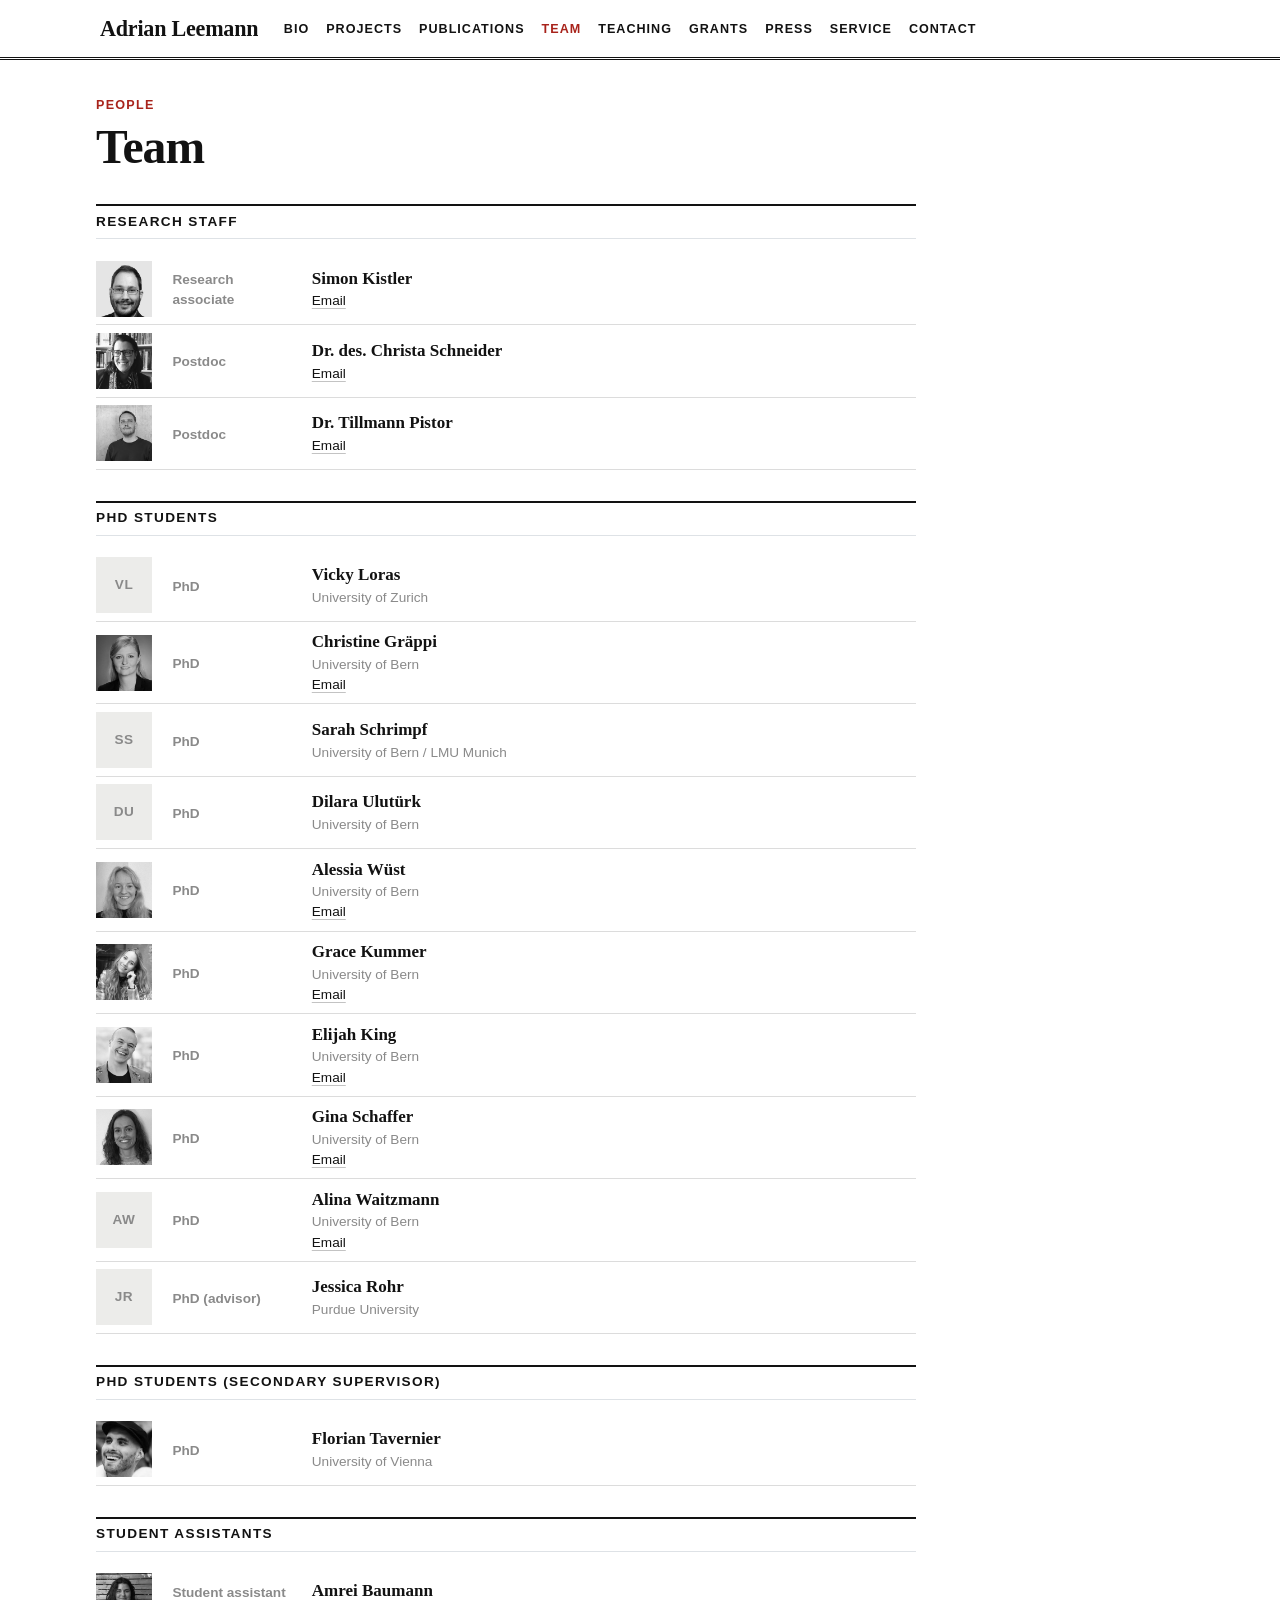
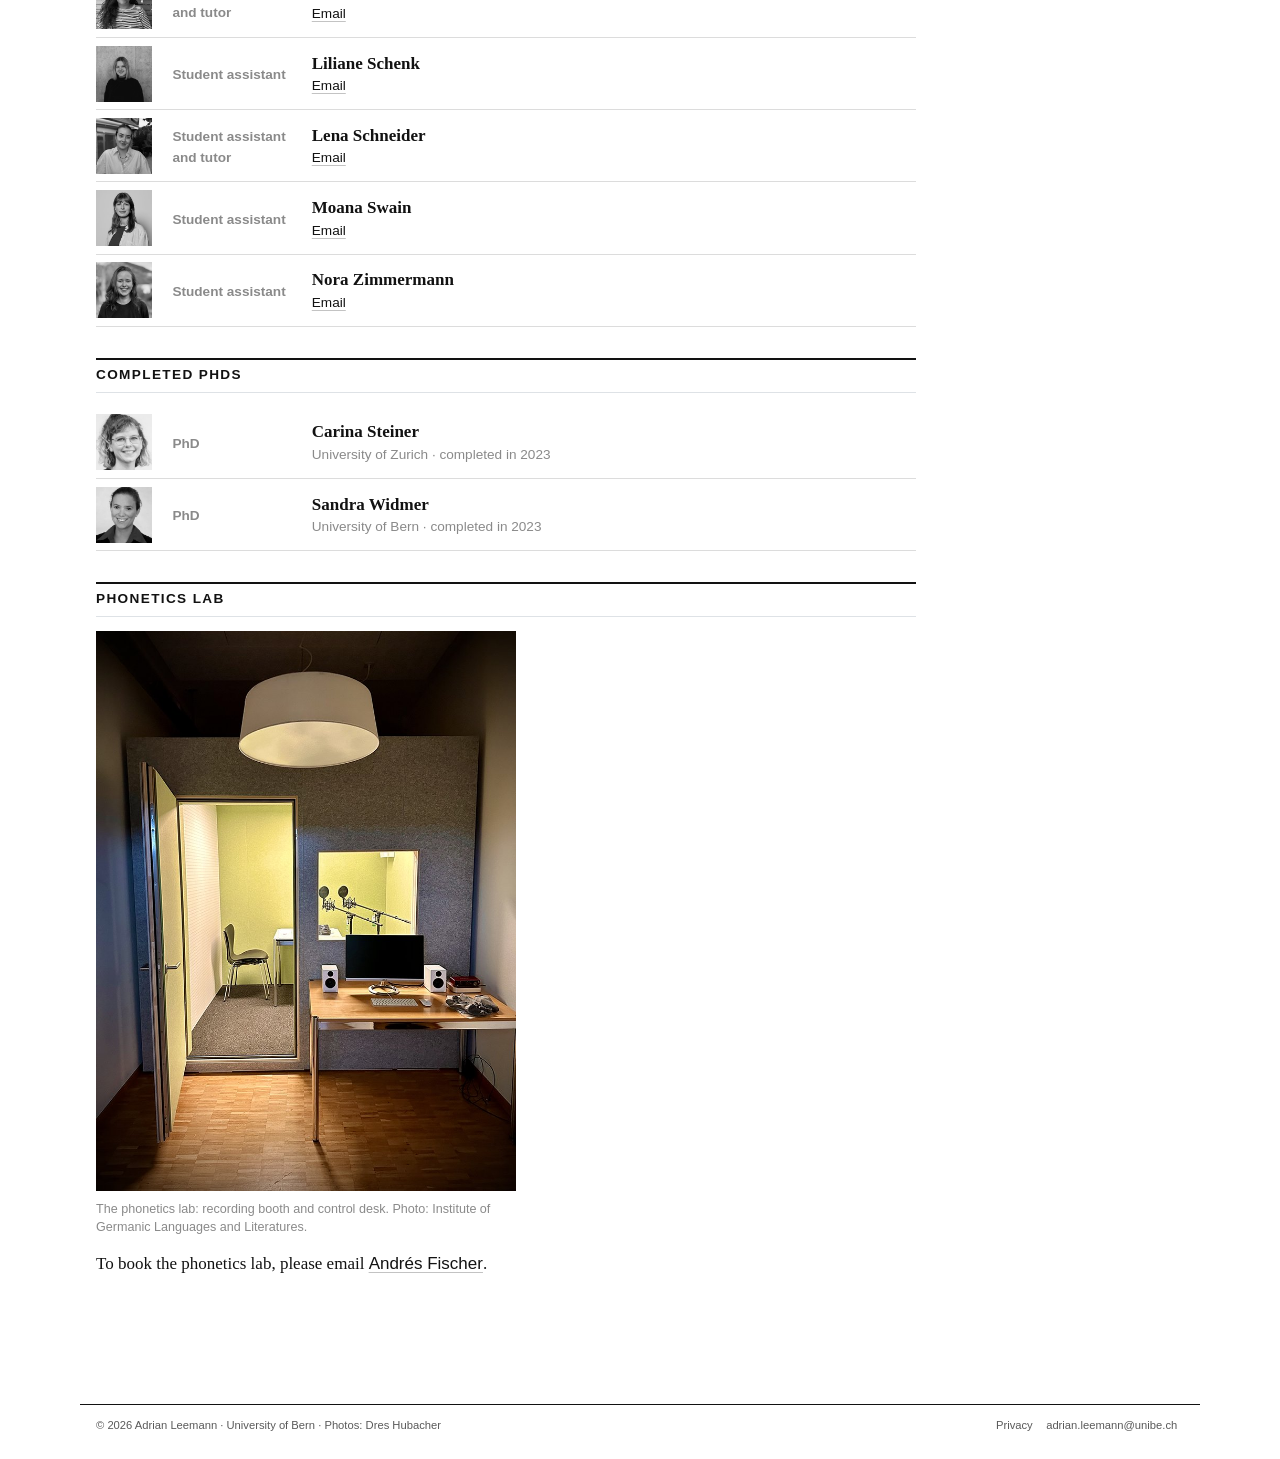
<file: team/index.html>
<!DOCTYPE html>
<html xmlns="http://www.w3.org/1999/xhtml" lang="en" xml:lang="en"><head>

<meta charset="utf-8">
<meta name="generator" content="quarto-1.8.25">

<meta name="viewport" content="width=device-width, initial-scale=1.0, user-scalable=yes">

<meta name="description" content="Adrian Leemann’s team at the University of Bern: research staff, PhD students, student assistants, and the phonetics lab.">

<title>Team – Adrian Leemann</title>
<style>
code{white-space: pre-wrap;}
span.smallcaps{font-variant: small-caps;}
div.columns{display: flex; gap: min(4vw, 1.5em);}
div.column{flex: auto; overflow-x: auto;}
div.hanging-indent{margin-left: 1.5em; text-indent: -1.5em;}
ul.task-list{list-style: none;}
ul.task-list li input[type="checkbox"] {
  width: 0.8em;
  margin: 0 0.8em 0.2em -1em; /* quarto-specific, see https://github.com/quarto-dev/quarto-cli/issues/4556 */ 
  vertical-align: middle;
}
</style>


<script src="../site_libs/quarto-nav/quarto-nav.js"></script>
<script src="../site_libs/quarto-nav/headroom.min.js"></script>
<link href="../img/favicon.png" rel="icon" type="image/png">
<script src="../site_libs/clipboard/clipboard.min.js"></script>
<script src="../site_libs/quarto-html/quarto.js" type="module"></script>
<script src="../site_libs/quarto-html/tabsets/tabsets.js" type="module"></script>
<script src="../site_libs/quarto-html/axe/axe-check.js" type="module"></script>
<script src="../site_libs/quarto-html/popper.min.js"></script>
<script src="../site_libs/quarto-html/tippy.umd.min.js"></script>
<link href="../site_libs/quarto-html/tippy.css" rel="stylesheet">
<link href="../site_libs/quarto-html/quarto-syntax-highlighting-7b89279ff1a6dce999919e0e67d4d9ec.css" rel="stylesheet" id="quarto-text-highlighting-styles">
<script src="../site_libs/bootstrap/bootstrap.min.js"></script>
<link href="../site_libs/bootstrap/bootstrap-icons.css" rel="stylesheet">
<link href="../site_libs/bootstrap/bootstrap-3d8408335753349c125d7cd4a92f8ea4.min.css" rel="stylesheet" append-hash="true" id="quarto-bootstrap" data-mode="light">
<script id="quarto-search-options" type="application/json">{
  "language": {
    "search-no-results-text": "No results",
    "search-matching-documents-text": "matching documents",
    "search-copy-link-title": "Copy link to search",
    "search-hide-matches-text": "Hide additional matches",
    "search-more-match-text": "more match in this document",
    "search-more-matches-text": "more matches in this document",
    "search-clear-button-title": "Clear",
    "search-text-placeholder": "",
    "search-detached-cancel-button-title": "Cancel",
    "search-submit-button-title": "Submit",
    "search-label": "Search"
  }
}</script>
<link rel="apple-touch-icon" href="../img/apple-touch-icon.png">
<script data-goatcounter="https://adrianleemann.goatcounter.com/count" async="" src="//gc.zgo.at/count.js"></script>


<meta property="og:title" content="Team">
<meta property="og:description" content="Adrian Leemann’s team at the University of Bern: research staff, PhD students, student assistants, and the phonetics lab.">
<meta property="og:image" content="https://www.adrianleemann.com/img/share-card.jpg">
<meta property="og:site_name" content="Adrian Leemann">
<meta name="twitter:title" content="Team">
<meta name="twitter:description" content="Adrian Leemann’s team at the University of Bern: research staff, PhD students, student assistants, and the phonetics lab.">
<meta name="twitter:image" content="https://www.adrianleemann.com/img/share-card.jpg">
<meta name="twitter:card" content="summary_large_image">
</head>

<body class="nav-fixed quarto-light">

<div id="quarto-search-results"></div>
  <header id="quarto-header" class="headroom fixed-top">
    <nav class="navbar navbar-expand-lg " data-bs-theme="dark">
      <div class="navbar-container container-fluid">
      <div class="navbar-brand-container mx-auto">
    <a href="../index.html" class="navbar-brand navbar-brand-logo">
    </a>
    <a class="navbar-brand" href="../index.html">
    <span class="navbar-title">Adrian Leemann</span>
    </a>
  </div>
          <button class="navbar-toggler" type="button" data-bs-toggle="collapse" data-bs-target="#navbarCollapse" aria-controls="navbarCollapse" role="menu" aria-expanded="false" aria-label="Toggle navigation" onclick="if (window.quartoToggleHeadroom) { window.quartoToggleHeadroom(); }">
  <span class="navbar-toggler-icon"></span>
</button>
          <div class="collapse navbar-collapse" id="navbarCollapse">
            <ul class="navbar-nav navbar-nav-scroll me-auto">
  <li class="nav-item">
    <a class="nav-link" href="../short-bio/index.html"> 
<span class="menu-text">Bio</span></a>
  </li>  
  <li class="nav-item">
    <a class="nav-link" href="../projects/index.html"> 
<span class="menu-text">Projects</span></a>
  </li>  
  <li class="nav-item">
    <a class="nav-link" href="../publications/index.html"> 
<span class="menu-text">Publications</span></a>
  </li>  
  <li class="nav-item">
    <a class="nav-link active" href="../team/index.html" aria-current="page"> 
<span class="menu-text">Team</span></a>
  </li>  
  <li class="nav-item">
    <a class="nav-link" href="../teaching/index.html"> 
<span class="menu-text">Teaching</span></a>
  </li>  
  <li class="nav-item">
    <a class="nav-link" href="../grants/index.html"> 
<span class="menu-text">Grants</span></a>
  </li>  
  <li class="nav-item">
    <a class="nav-link" href="../press/index.html"> 
<span class="menu-text">Press</span></a>
  </li>  
  <li class="nav-item">
    <a class="nav-link" href="../professional-services/index.html"> 
<span class="menu-text">Service</span></a>
  </li>  
  <li class="nav-item">
    <a class="nav-link" href="../contact/index.html"> 
<span class="menu-text">Contact</span></a>
  </li>  
</ul>
          </div> <!-- /navcollapse -->
            <div class="quarto-navbar-tools">
</div>
      </div> <!-- /container-fluid -->
    </nav>
</header>
<!-- content -->
<div id="quarto-content" class="quarto-container page-columns page-rows-contents page-layout-full page-navbar">
<!-- sidebar -->
<!-- margin-sidebar -->
    
<!-- main -->
<main class="content column-page" id="quarto-document-content">

<header id="title-block-header" class="quarto-title-block default">
<div class="quarto-title">
<h1 class="title">Team</h1>
</div>

<div>
  <div class="description">
    Adrian Leemann’s team at the University of Bern: research staff, PhD students, student assistants, and the phonetics lab.
  </div>
</div>


<div class="quarto-title-meta column-page">

    
  
    
  </div>
  


</header>


<div class="wrap"><header class="measure phead"><p class="kicker">People</p><h1 class="ptitle">Team</h1></header><div class="measure" style="max-width:820px"><h2 class="section-head">Research staff</h2><div class="row-item person"><img class="mug" src="../img/team/simon-kistler.jpg" alt="Simon Kistler"><div class="when">Research associate</div><div><b>Simon Kistler</b><div class="meta"> <a class="mail" data-u="simon.kistler" data-d="unibe.ch" href="#">Email</a></div></div></div><div class="row-item person"><img class="mug" src="../img/team/christa-schneider.jpg" alt="Dr. des. Christa Schneider"><div class="when">Postdoc</div><div><b>Dr. des. Christa Schneider</b><div class="meta"> <a class="mail" data-u="christa.schneider" data-d="unibe.ch" href="#">Email</a></div></div></div><div class="row-item person"><img class="mug" src="../img/team/tillmann-pistor.jpg" alt="Dr. Tillmann Pistor"><div class="when">Postdoc</div><div><b>Dr. Tillmann Pistor</b><div class="meta"> <a class="mail" data-u="tillmann.pistor" data-d="unibe.ch" href="#">Email</a></div></div></div><h2 class="section-head">PhD students</h2><div class="row-item person"><span class="mug none" aria-hidden="true">VL</span><div class="when">PhD</div><div><b>Vicky Loras</b><div class="meta">University of Zurich</div></div></div><div class="row-item person"><img class="mug" src="../img/team/christine-graeppi.jpg" alt="Christine Gräppi"><div class="when">PhD</div><div><b>Christine Gräppi</b><div class="meta">University of Bern</div><div class="meta"> <a class="mail" data-u="christine.graeppi" data-d="unibe.ch" href="#">Email</a></div></div></div><div class="row-item person"><span class="mug none" aria-hidden="true">SS</span><div class="when">PhD</div><div><b>Sarah Schrimpf</b><div class="meta">University of Bern / LMU Munich</div></div></div><div class="row-item person"><span class="mug none" aria-hidden="true">DU</span><div class="when">PhD</div><div><b>Dilara Ulutürk</b><div class="meta">University of Bern</div></div></div><div class="row-item person"><img class="mug" src="../img/team/alessia-wuest.jpg" alt="Alessia Wüst"><div class="when">PhD</div><div><b>Alessia Wüst</b><div class="meta">University of Bern</div><div class="meta"> <a class="mail" data-u="alessia.wuest" data-d="students.unibe.ch" href="#">Email</a></div></div></div><div class="row-item person"><img class="mug" src="../img/team/grace-kummer.jpg" alt="Grace Kummer"><div class="when">PhD</div><div><b>Grace Kummer</b><div class="meta">University of Bern</div><div class="meta"> <a class="mail" data-u="grace.kummer" data-d="unibe.ch" href="#">Email</a></div></div></div><div class="row-item person"><img class="mug" src="../img/team/elijah-king.jpg" alt="Elijah King"><div class="when">PhD</div><div><b>Elijah King</b><div class="meta">University of Bern</div><div class="meta"> <a class="mail" data-u="elijah.king" data-d="unibe.ch" href="#">Email</a></div></div></div><div class="row-item person"><img class="mug" src="../img/team/gina-schaffer.jpg" alt="Gina Schaffer"><div class="when">PhD</div><div><b>Gina Schaffer</b><div class="meta">University of Bern</div><div class="meta"> <a class="mail" data-u="gina.schaffer" data-d="unibe.ch" href="#">Email</a></div></div></div><div class="row-item person"><span class="mug none" aria-hidden="true">AW</span><div class="when">PhD</div><div><b>Alina Waitzmann</b><div class="meta">University of Bern</div><div class="meta"> <a class="mail" data-u="alina.waitzmann" data-d="unibe.ch" href="#">Email</a></div></div></div><div class="row-item person"><span class="mug none" aria-hidden="true">JR</span><div class="when">PhD (advisor)</div><div><b>Jessica Rohr</b><div class="meta">Purdue University</div></div></div><h2 class="section-head">PhD students (secondary supervisor)</h2><div class="row-item person"><img class="mug" src="../img/team/florian-tavernier.jpg" alt="Florian Tavernier"><div class="when">PhD</div><div><b>Florian Tavernier</b><div class="meta">University of Vienna</div></div></div><h2 class="section-head">Student assistants</h2><div class="row-item person"><img class="mug" src="../img/team/amrei-baumann.jpg" alt="Amrei Baumann"><div class="when">Student assistant and tutor</div><div><b>Amrei Baumann</b><div class="meta"> <a class="mail" data-u="amrei.baumann" data-d="unibe.ch" href="#">Email</a></div></div></div><div class="row-item person"><img class="mug" src="../img/team/liliane-schenk.jpg" alt="Liliane Schenk"><div class="when">Student assistant</div><div><b>Liliane Schenk</b><div class="meta"> <a class="mail" data-u="liliane.schenk" data-d="unibe.ch" href="#">Email</a></div></div></div><div class="row-item person"><img class="mug" src="../img/team/lena-schneider.jpg" alt="Lena Schneider"><div class="when">Student assistant and tutor</div><div><b>Lena Schneider</b><div class="meta"> <a class="mail" data-u="lena.schneider" data-d="unibe.ch" href="#">Email</a></div></div></div><div class="row-item person"><img class="mug" src="../img/team/moana-swain.jpg" alt="Moana Swain"><div class="when">Student assistant</div><div><b>Moana Swain</b><div class="meta"> <a class="mail" data-u="moana.swain4" data-d="unibe.ch" href="#">Email</a></div></div></div><div class="row-item person"><img class="mug" src="../img/team/nora-zimmermann.jpg" alt="Nora Zimmermann"><div class="when">Student assistant</div><div><b>Nora Zimmermann</b><div class="meta"> <a class="mail" data-u="nora.zimmermann" data-d="students.unibe.ch" href="#">Email</a></div></div></div><h2 class="section-head">Completed PhDs</h2><div class="row-item person"><img class="mug" src="../img/team/carina-steiner.jpg" alt="Carina Steiner"><div class="when">PhD</div><div><b>Carina Steiner</b><div class="meta">University of Zurich · completed in 2023</div></div></div><div class="row-item person"><img class="mug" src="../img/team/sandra-widmer.jpg" alt="Sandra Widmer"><div class="when">PhD</div><div><b>Sandra Widmer</b><div class="meta">University of Bern · completed in 2023</div></div></div><h2 class="section-head" id="lab">Phonetics lab</h2><figure class="lab-fig figure"><img src="../img/phonetics-lab.jpg" alt="The phonetics lab: a sound-treated recording booth with microphones, and a desk with computer and speakers in front of it" class="figure-img"><figcaption>The phonetics lab: recording booth and control desk. Photo: Institute of Germanic Languages and Literatures.</figcaption></figure><p>To book the phonetics lab, please email <a class="mail" data-u="andres.fischer" data-d="unibe.ch" href="#">Andrés Fischer</a>.</p></div></div>



</main> <!-- /main -->
<script>
// Open PDFs and links to other websites in a new tab; navigation within the site stays in place.
document.addEventListener("DOMContentLoaded", function () {
  // email links are written as data-u / data-d so that spam bots cannot read them
  document.querySelectorAll("a.mail[data-u][data-d]").forEach(function (a) {
    a.href = "mailto:" + a.dataset.u + "@" + a.dataset.d;
  });
  document.querySelectorAll("a[href]").forEach(function (a) {
    var href = a.getAttribute("href");
    if (/^(mailto:|tel:|#)/i.test(href)) return;
    var url = new URL(href, location.href);
    var external = url.origin !== location.origin;
    var isPdf = /\.pdf$/i.test(url.pathname);
    if (external || isPdf) {
      a.setAttribute("target", "_blank");
      a.setAttribute("rel", "noopener");
    }
  });
});
</script>
<script id="quarto-html-after-body" type="application/javascript">
  window.document.addEventListener("DOMContentLoaded", function (event) {
    const isCodeAnnotation = (el) => {
      for (const clz of el.classList) {
        if (clz.startsWith('code-annotation-')) {                     
          return true;
        }
      }
      return false;
    }
    const onCopySuccess = function(e) {
      // button target
      const button = e.trigger;
      // don't keep focus
      button.blur();
      // flash "checked"
      button.classList.add('code-copy-button-checked');
      var currentTitle = button.getAttribute("title");
      button.setAttribute("title", "Copied!");
      let tooltip;
      if (window.bootstrap) {
        button.setAttribute("data-bs-toggle", "tooltip");
        button.setAttribute("data-bs-placement", "left");
        button.setAttribute("data-bs-title", "Copied!");
        tooltip = new bootstrap.Tooltip(button, 
          { trigger: "manual", 
            customClass: "code-copy-button-tooltip",
            offset: [0, -8]});
        tooltip.show();    
      }
      setTimeout(function() {
        if (tooltip) {
          tooltip.hide();
          button.removeAttribute("data-bs-title");
          button.removeAttribute("data-bs-toggle");
          button.removeAttribute("data-bs-placement");
        }
        button.setAttribute("title", currentTitle);
        button.classList.remove('code-copy-button-checked');
      }, 1000);
      // clear code selection
      e.clearSelection();
    }
    const getTextToCopy = function(trigger) {
      const outerScaffold = trigger.parentElement.cloneNode(true);
      const codeEl = outerScaffold.querySelector('code');
      for (const childEl of codeEl.children) {
        if (isCodeAnnotation(childEl)) {
          childEl.remove();
        }
      }
      return codeEl.innerText;
    }
    const clipboard = new window.ClipboardJS('.code-copy-button:not([data-in-quarto-modal])', {
      text: getTextToCopy
    });
    clipboard.on('success', onCopySuccess);
    if (window.document.getElementById('quarto-embedded-source-code-modal')) {
      const clipboardModal = new window.ClipboardJS('.code-copy-button[data-in-quarto-modal]', {
        text: getTextToCopy,
        container: window.document.getElementById('quarto-embedded-source-code-modal')
      });
      clipboardModal.on('success', onCopySuccess);
    }
      var localhostRegex = new RegExp(/^(?:http|https):\/\/localhost\:?[0-9]*\//);
      var mailtoRegex = new RegExp(/^mailto:/);
        var filterRegex = new RegExp("https:\/\/www\.adrianleemann\.com");
      var isInternal = (href) => {
          return filterRegex.test(href) || localhostRegex.test(href) || mailtoRegex.test(href);
      }
      // Inspect non-navigation links and adorn them if external
     var links = window.document.querySelectorAll('a[href]:not(.nav-link):not(.navbar-brand):not(.toc-action):not(.sidebar-link):not(.sidebar-item-toggle):not(.pagination-link):not(.no-external):not([aria-hidden]):not(.dropdown-item):not(.quarto-navigation-tool):not(.about-link)');
      for (var i=0; i<links.length; i++) {
        const link = links[i];
        if (!isInternal(link.href)) {
          // undo the damage that might have been done by quarto-nav.js in the case of
          // links that we want to consider external
          if (link.dataset.originalHref !== undefined) {
            link.href = link.dataset.originalHref;
          }
        }
      }
    function tippyHover(el, contentFn, onTriggerFn, onUntriggerFn) {
      const config = {
        allowHTML: true,
        maxWidth: 500,
        delay: 100,
        arrow: false,
        appendTo: function(el) {
            return el.parentElement;
        },
        interactive: true,
        interactiveBorder: 10,
        theme: 'quarto',
        placement: 'bottom-start',
      };
      if (contentFn) {
        config.content = contentFn;
      }
      if (onTriggerFn) {
        config.onTrigger = onTriggerFn;
      }
      if (onUntriggerFn) {
        config.onUntrigger = onUntriggerFn;
      }
      window.tippy(el, config); 
    }
    const noterefs = window.document.querySelectorAll('a[role="doc-noteref"]');
    for (var i=0; i<noterefs.length; i++) {
      const ref = noterefs[i];
      tippyHover(ref, function() {
        // use id or data attribute instead here
        let href = ref.getAttribute('data-footnote-href') || ref.getAttribute('href');
        try { href = new URL(href).hash; } catch {}
        const id = href.replace(/^#\/?/, "");
        const note = window.document.getElementById(id);
        if (note) {
          return note.innerHTML;
        } else {
          return "";
        }
      });
    }
    const xrefs = window.document.querySelectorAll('a.quarto-xref');
    const processXRef = (id, note) => {
      // Strip column container classes
      const stripColumnClz = (el) => {
        el.classList.remove("page-full", "page-columns");
        if (el.children) {
          for (const child of el.children) {
            stripColumnClz(child);
          }
        }
      }
      stripColumnClz(note)
      if (id === null || id.startsWith('sec-')) {
        // Special case sections, only their first couple elements
        const container = document.createElement("div");
        if (note.children && note.children.length > 2) {
          container.appendChild(note.children[0].cloneNode(true));
          for (let i = 1; i < note.children.length; i++) {
            const child = note.children[i];
            if (child.tagName === "P" && child.innerText === "") {
              continue;
            } else {
              container.appendChild(child.cloneNode(true));
              break;
            }
          }
          if (window.Quarto?.typesetMath) {
            window.Quarto.typesetMath(container);
          }
          return container.innerHTML
        } else {
          if (window.Quarto?.typesetMath) {
            window.Quarto.typesetMath(note);
          }
          return note.innerHTML;
        }
      } else {
        // Remove any anchor links if they are present
        const anchorLink = note.querySelector('a.anchorjs-link');
        if (anchorLink) {
          anchorLink.remove();
        }
        if (window.Quarto?.typesetMath) {
          window.Quarto.typesetMath(note);
        }
        if (note.classList.contains("callout")) {
          return note.outerHTML;
        } else {
          return note.innerHTML;
        }
      }
    }
    for (var i=0; i<xrefs.length; i++) {
      const xref = xrefs[i];
      tippyHover(xref, undefined, function(instance) {
        instance.disable();
        let url = xref.getAttribute('href');
        let hash = undefined; 
        if (url.startsWith('#')) {
          hash = url;
        } else {
          try { hash = new URL(url).hash; } catch {}
        }
        if (hash) {
          const id = hash.replace(/^#\/?/, "");
          const note = window.document.getElementById(id);
          if (note !== null) {
            try {
              const html = processXRef(id, note.cloneNode(true));
              instance.setContent(html);
            } finally {
              instance.enable();
              instance.show();
            }
          } else {
            // See if we can fetch this
            fetch(url.split('#')[0])
            .then(res => res.text())
            .then(html => {
              const parser = new DOMParser();
              const htmlDoc = parser.parseFromString(html, "text/html");
              const note = htmlDoc.getElementById(id);
              if (note !== null) {
                const html = processXRef(id, note);
                instance.setContent(html);
              } 
            }).finally(() => {
              instance.enable();
              instance.show();
            });
          }
        } else {
          // See if we can fetch a full url (with no hash to target)
          // This is a special case and we should probably do some content thinning / targeting
          fetch(url)
          .then(res => res.text())
          .then(html => {
            const parser = new DOMParser();
            const htmlDoc = parser.parseFromString(html, "text/html");
            const note = htmlDoc.querySelector('main.content');
            if (note !== null) {
              // This should only happen for chapter cross references
              // (since there is no id in the URL)
              // remove the first header
              if (note.children.length > 0 && note.children[0].tagName === "HEADER") {
                note.children[0].remove();
              }
              const html = processXRef(null, note);
              instance.setContent(html);
            } 
          }).finally(() => {
            instance.enable();
            instance.show();
          });
        }
      }, function(instance) {
      });
    }
        let selectedAnnoteEl;
        const selectorForAnnotation = ( cell, annotation) => {
          let cellAttr = 'data-code-cell="' + cell + '"';
          let lineAttr = 'data-code-annotation="' +  annotation + '"';
          const selector = 'span[' + cellAttr + '][' + lineAttr + ']';
          return selector;
        }
        const selectCodeLines = (annoteEl) => {
          const doc = window.document;
          const targetCell = annoteEl.getAttribute("data-target-cell");
          const targetAnnotation = annoteEl.getAttribute("data-target-annotation");
          const annoteSpan = window.document.querySelector(selectorForAnnotation(targetCell, targetAnnotation));
          const lines = annoteSpan.getAttribute("data-code-lines").split(",");
          const lineIds = lines.map((line) => {
            return targetCell + "-" + line;
          })
          let top = null;
          let height = null;
          let parent = null;
          if (lineIds.length > 0) {
              //compute the position of the single el (top and bottom and make a div)
              const el = window.document.getElementById(lineIds[0]);
              top = el.offsetTop;
              height = el.offsetHeight;
              parent = el.parentElement.parentElement;
            if (lineIds.length > 1) {
              const lastEl = window.document.getElementById(lineIds[lineIds.length - 1]);
              const bottom = lastEl.offsetTop + lastEl.offsetHeight;
              height = bottom - top;
            }
            if (top !== null && height !== null && parent !== null) {
              // cook up a div (if necessary) and position it 
              let div = window.document.getElementById("code-annotation-line-highlight");
              if (div === null) {
                div = window.document.createElement("div");
                div.setAttribute("id", "code-annotation-line-highlight");
                div.style.position = 'absolute';
                parent.appendChild(div);
              }
              div.style.top = top - 2 + "px";
              div.style.height = height + 4 + "px";
              div.style.left = 0;
              let gutterDiv = window.document.getElementById("code-annotation-line-highlight-gutter");
              if (gutterDiv === null) {
                gutterDiv = window.document.createElement("div");
                gutterDiv.setAttribute("id", "code-annotation-line-highlight-gutter");
                gutterDiv.style.position = 'absolute';
                const codeCell = window.document.getElementById(targetCell);
                const gutter = codeCell.querySelector('.code-annotation-gutter');
                gutter.appendChild(gutterDiv);
              }
              gutterDiv.style.top = top - 2 + "px";
              gutterDiv.style.height = height + 4 + "px";
            }
            selectedAnnoteEl = annoteEl;
          }
        };
        const unselectCodeLines = () => {
          const elementsIds = ["code-annotation-line-highlight", "code-annotation-line-highlight-gutter"];
          elementsIds.forEach((elId) => {
            const div = window.document.getElementById(elId);
            if (div) {
              div.remove();
            }
          });
          selectedAnnoteEl = undefined;
        };
          // Handle positioning of the toggle
      window.addEventListener(
        "resize",
        throttle(() => {
          elRect = undefined;
          if (selectedAnnoteEl) {
            selectCodeLines(selectedAnnoteEl);
          }
        }, 10)
      );
      function throttle(fn, ms) {
      let throttle = false;
      let timer;
        return (...args) => {
          if(!throttle) { // first call gets through
              fn.apply(this, args);
              throttle = true;
          } else { // all the others get throttled
              if(timer) clearTimeout(timer); // cancel #2
              timer = setTimeout(() => {
                fn.apply(this, args);
                timer = throttle = false;
              }, ms);
          }
        };
      }
        // Attach click handler to the DT
        const annoteDls = window.document.querySelectorAll('dt[data-target-cell]');
        for (const annoteDlNode of annoteDls) {
          annoteDlNode.addEventListener('click', (event) => {
            const clickedEl = event.target;
            if (clickedEl !== selectedAnnoteEl) {
              unselectCodeLines();
              const activeEl = window.document.querySelector('dt[data-target-cell].code-annotation-active');
              if (activeEl) {
                activeEl.classList.remove('code-annotation-active');
              }
              selectCodeLines(clickedEl);
              clickedEl.classList.add('code-annotation-active');
            } else {
              // Unselect the line
              unselectCodeLines();
              clickedEl.classList.remove('code-annotation-active');
            }
          });
        }
    const findCites = (el) => {
      const parentEl = el.parentElement;
      if (parentEl) {
        const cites = parentEl.dataset.cites;
        if (cites) {
          return {
            el,
            cites: cites.split(' ')
          };
        } else {
          return findCites(el.parentElement)
        }
      } else {
        return undefined;
      }
    };
    var bibliorefs = window.document.querySelectorAll('a[role="doc-biblioref"]');
    for (var i=0; i<bibliorefs.length; i++) {
      const ref = bibliorefs[i];
      const citeInfo = findCites(ref);
      if (citeInfo) {
        tippyHover(citeInfo.el, function() {
          var popup = window.document.createElement('div');
          citeInfo.cites.forEach(function(cite) {
            var citeDiv = window.document.createElement('div');
            citeDiv.classList.add('hanging-indent');
            citeDiv.classList.add('csl-entry');
            var biblioDiv = window.document.getElementById('ref-' + cite);
            if (biblioDiv) {
              citeDiv.innerHTML = biblioDiv.innerHTML;
            }
            popup.appendChild(citeDiv);
          });
          return popup.innerHTML;
        });
      }
    }
  });
  </script>
</div> <!-- /content -->
<footer class="footer">
  <div class="nav-footer">
    <div class="nav-footer-left">
<p>© 2026 Adrian Leemann · University of Bern · Photos: Dres Hubacher</p>
</div>   
    <div class="nav-footer-center">
      &nbsp;
    </div>
    <div class="nav-footer-right">
      <ul class="footer-items list-unstyled">
    <li class="nav-item">
    <a class="nav-link" href="../privacy/index.html">
<p>Privacy</p>
</a>
  </li>  
    <li class="nav-item">
    <a class="nav-link" href="mailto:adrian.leemann@unibe.ch">
<p>adrian.leemann@unibe.ch</p>
</a>
  </li>  
</ul>
    </div>
  </div>
</footer>




</body></html>
</file>
<file: site_libs/quarto-html/tippy.css>
.tippy-box[data-animation=fade][data-state=hidden]{opacity:0}[data-tippy-root]{max-width:calc(100vw - 10px)}.tippy-box{position:relative;background-color:#333;color:#fff;border-radius:4px;font-size:14px;line-height:1.4;white-space:normal;outline:0;transition-property:transform,visibility,opacity}.tippy-box[data-placement^=top]>.tippy-arrow{bottom:0}.tippy-box[data-placement^=top]>.tippy-arrow:before{bottom:-7px;left:0;border-width:8px 8px 0;border-top-color:initial;transform-origin:center top}.tippy-box[data-placement^=bottom]>.tippy-arrow{top:0}.tippy-box[data-placement^=bottom]>.tippy-arrow:before{top:-7px;left:0;border-width:0 8px 8px;border-bottom-color:initial;transform-origin:center bottom}.tippy-box[data-placement^=left]>.tippy-arrow{right:0}.tippy-box[data-placement^=left]>.tippy-arrow:before{border-width:8px 0 8px 8px;border-left-color:initial;right:-7px;transform-origin:center left}.tippy-box[data-placement^=right]>.tippy-arrow{left:0}.tippy-box[data-placement^=right]>.tippy-arrow:before{left:-7px;border-width:8px 8px 8px 0;border-right-color:initial;transform-origin:center right}.tippy-box[data-inertia][data-state=visible]{transition-timing-function:cubic-bezier(.54,1.5,.38,1.11)}.tippy-arrow{width:16px;height:16px;color:#333}.tippy-arrow:before{content:"";position:absolute;border-color:transparent;border-style:solid}.tippy-content{position:relative;padding:5px 9px;z-index:1}
</file>
<file: site_libs/quarto-html/quarto-syntax-highlighting-7b89279ff1a6dce999919e0e67d4d9ec.css>
/* quarto syntax highlight colors */
:root {
  --quarto-hl-ot-color: #003B4F;
  --quarto-hl-at-color: #657422;
  --quarto-hl-ss-color: #20794D;
  --quarto-hl-an-color: #5E5E5E;
  --quarto-hl-fu-color: #4758AB;
  --quarto-hl-st-color: #20794D;
  --quarto-hl-cf-color: #003B4F;
  --quarto-hl-op-color: #5E5E5E;
  --quarto-hl-er-color: #AD0000;
  --quarto-hl-bn-color: #AD0000;
  --quarto-hl-al-color: #AD0000;
  --quarto-hl-va-color: #111111;
  --quarto-hl-bu-color: inherit;
  --quarto-hl-ex-color: inherit;
  --quarto-hl-pp-color: #AD0000;
  --quarto-hl-in-color: #5E5E5E;
  --quarto-hl-vs-color: #20794D;
  --quarto-hl-wa-color: #5E5E5E;
  --quarto-hl-do-color: #5E5E5E;
  --quarto-hl-im-color: #00769E;
  --quarto-hl-ch-color: #20794D;
  --quarto-hl-dt-color: #AD0000;
  --quarto-hl-fl-color: #AD0000;
  --quarto-hl-co-color: #5E5E5E;
  --quarto-hl-cv-color: #5E5E5E;
  --quarto-hl-cn-color: #8f5902;
  --quarto-hl-sc-color: #5E5E5E;
  --quarto-hl-dv-color: #AD0000;
  --quarto-hl-kw-color: #003B4F;
}

/* other quarto variables */
:root {
  --quarto-font-monospace: SFMono-Regular, Menlo, Monaco, Consolas, "Liberation Mono", "Courier New", monospace;
}

/* syntax highlight based on Pandoc's rules */
pre > code.sourceCode > span {
  color: #003B4F;
}

code.sourceCode > span {
  color: #003B4F;
}

div.sourceCode,
div.sourceCode pre.sourceCode {
  color: #003B4F;
}

/* Normal */
code span {
  color: #003B4F;
}

/* Alert */
code span.al {
  color: #AD0000;
  font-style: inherit;
}

/* Annotation */
code span.an {
  color: #5E5E5E;
  font-style: inherit;
}

/* Attribute */
code span.at {
  color: #657422;
  font-style: inherit;
}

/* BaseN */
code span.bn {
  color: #AD0000;
  font-style: inherit;
}

/* BuiltIn */
code span.bu {
  font-style: inherit;
}

/* ControlFlow */
code span.cf {
  color: #003B4F;
  font-weight: bold;
  font-style: inherit;
}

/* Char */
code span.ch {
  color: #20794D;
  font-style: inherit;
}

/* Constant */
code span.cn {
  color: #8f5902;
  font-style: inherit;
}

/* Comment */
code span.co {
  color: #5E5E5E;
  font-style: inherit;
}

/* CommentVar */
code span.cv {
  color: #5E5E5E;
  font-style: italic;
}

/* Documentation */
code span.do {
  color: #5E5E5E;
  font-style: italic;
}

/* DataType */
code span.dt {
  color: #AD0000;
  font-style: inherit;
}

/* DecVal */
code span.dv {
  color: #AD0000;
  font-style: inherit;
}

/* Error */
code span.er {
  color: #AD0000;
  font-style: inherit;
}

/* Extension */
code span.ex {
  font-style: inherit;
}

/* Float */
code span.fl {
  color: #AD0000;
  font-style: inherit;
}

/* Function */
code span.fu {
  color: #4758AB;
  font-style: inherit;
}

/* Import */
code span.im {
  color: #00769E;
  font-style: inherit;
}

/* Information */
code span.in {
  color: #5E5E5E;
  font-style: inherit;
}

/* Keyword */
code span.kw {
  color: #003B4F;
  font-weight: bold;
  font-style: inherit;
}

/* Operator */
code span.op {
  color: #5E5E5E;
  font-style: inherit;
}

/* Other */
code span.ot {
  color: #003B4F;
  font-style: inherit;
}

/* Preprocessor */
code span.pp {
  color: #AD0000;
  font-style: inherit;
}

/* SpecialChar */
code span.sc {
  color: #5E5E5E;
  font-style: inherit;
}

/* SpecialString */
code span.ss {
  color: #20794D;
  font-style: inherit;
}

/* String */
code span.st {
  color: #20794D;
  font-style: inherit;
}

/* Variable */
code span.va {
  color: #111111;
  font-style: inherit;
}

/* VerbatimString */
code span.vs {
  color: #20794D;
  font-style: inherit;
}

/* Warning */
code span.wa {
  color: #5E5E5E;
  font-style: italic;
}

.prevent-inlining {
  content: "</";
}

/*# sourceMappingURL=3944bc705cfaf4c80e56f77c5205168a.css.map */
</file>
